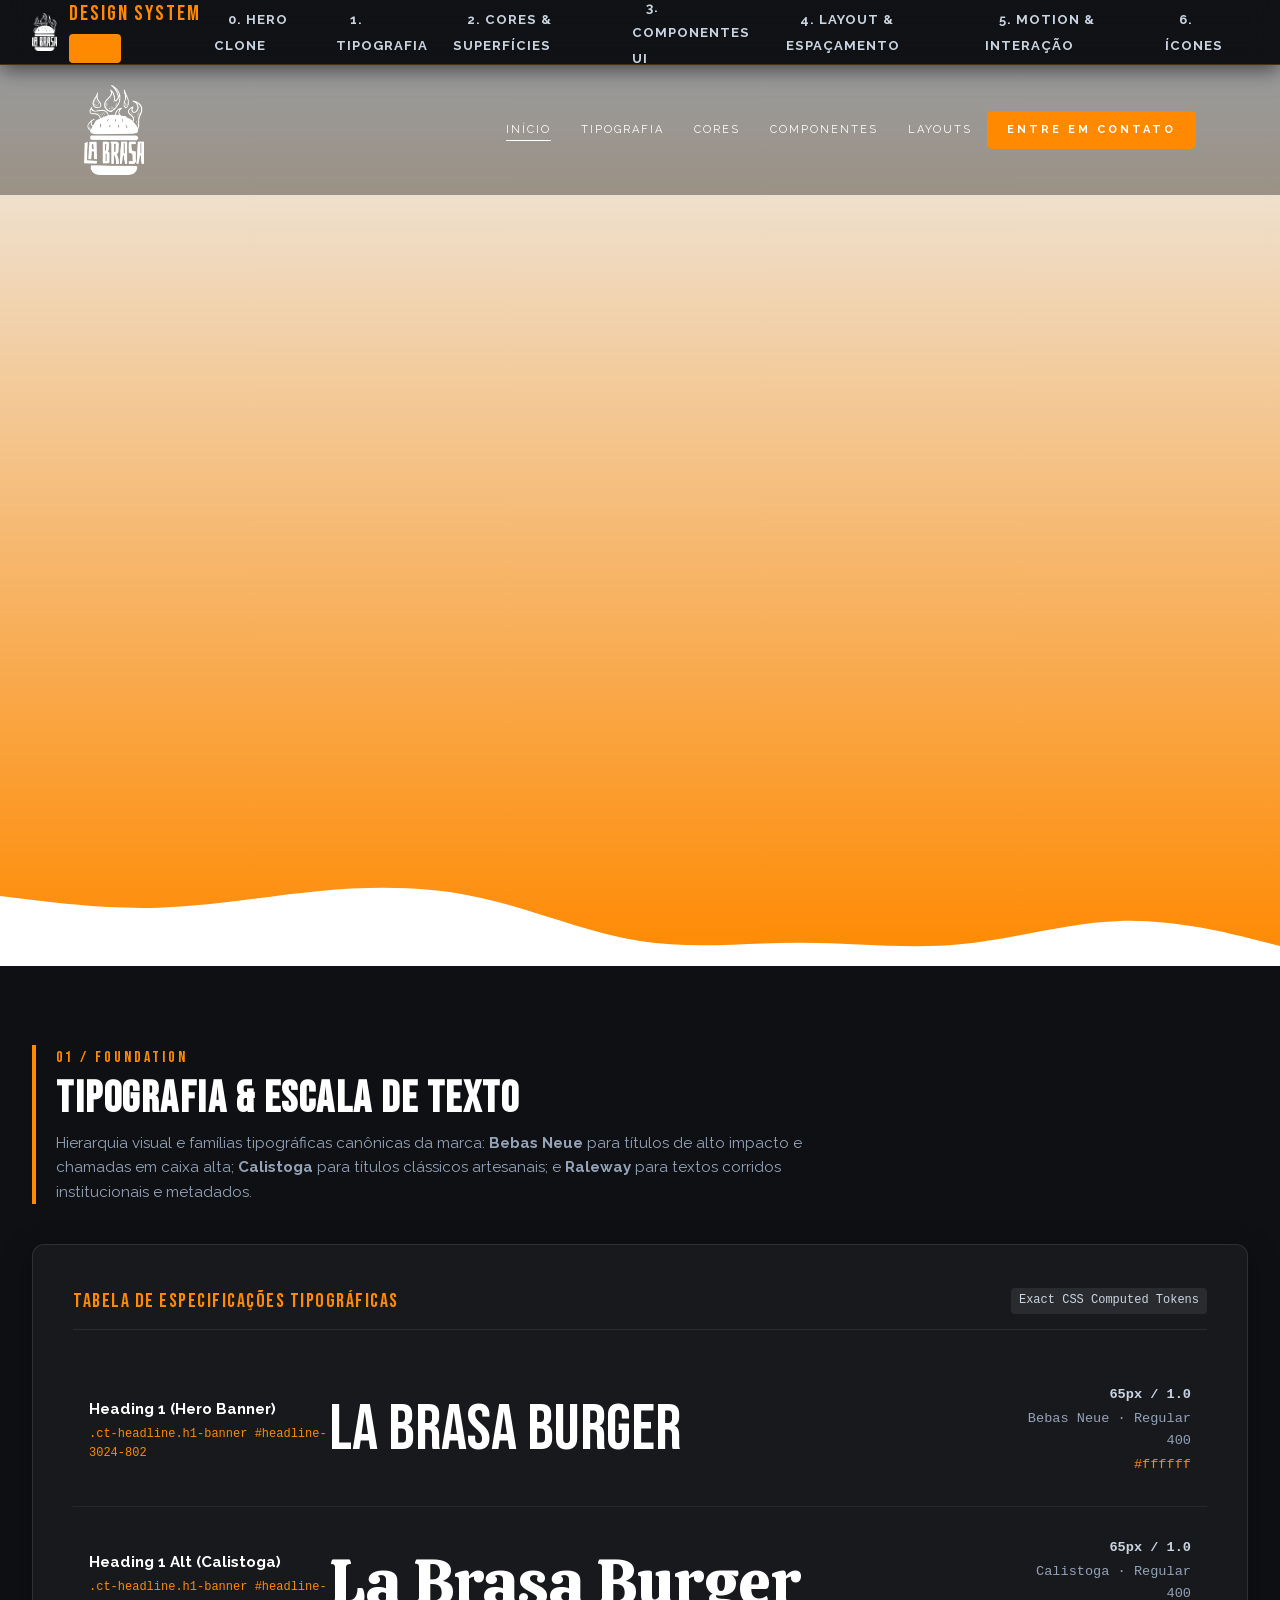
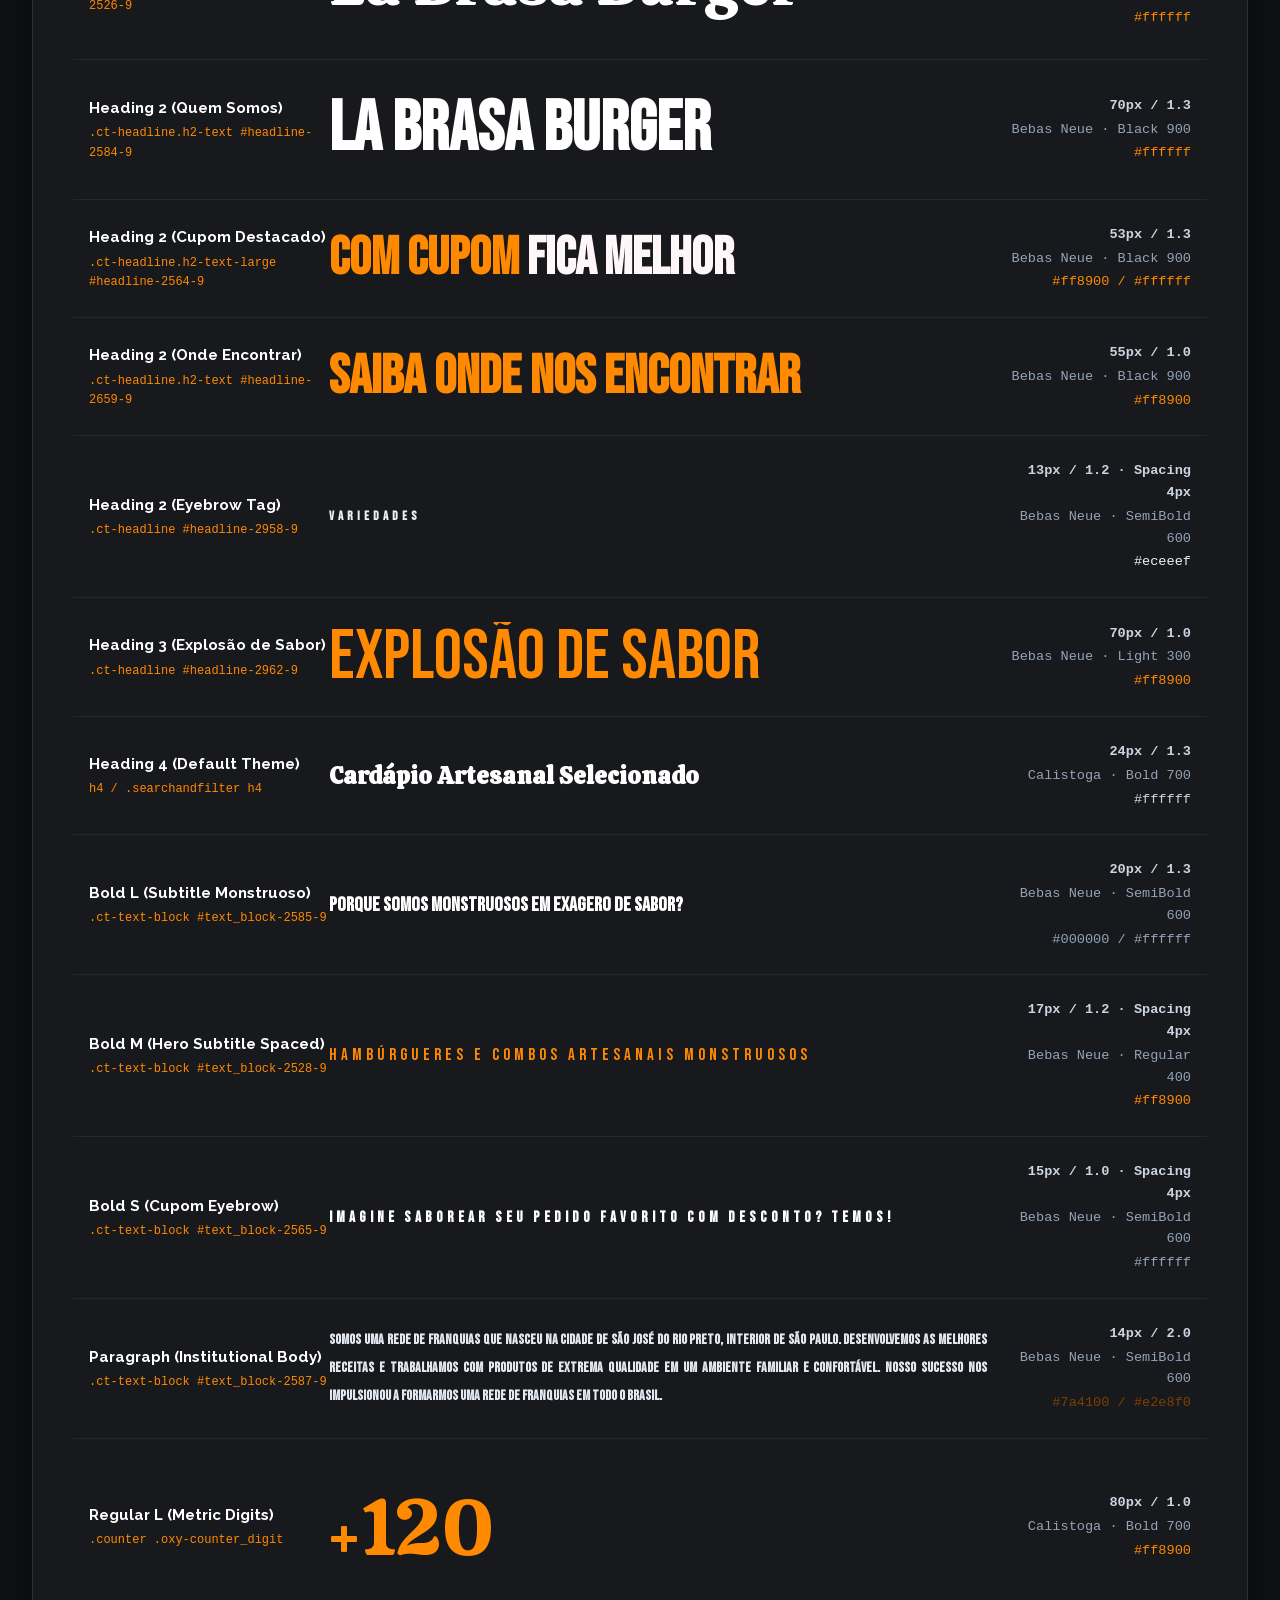
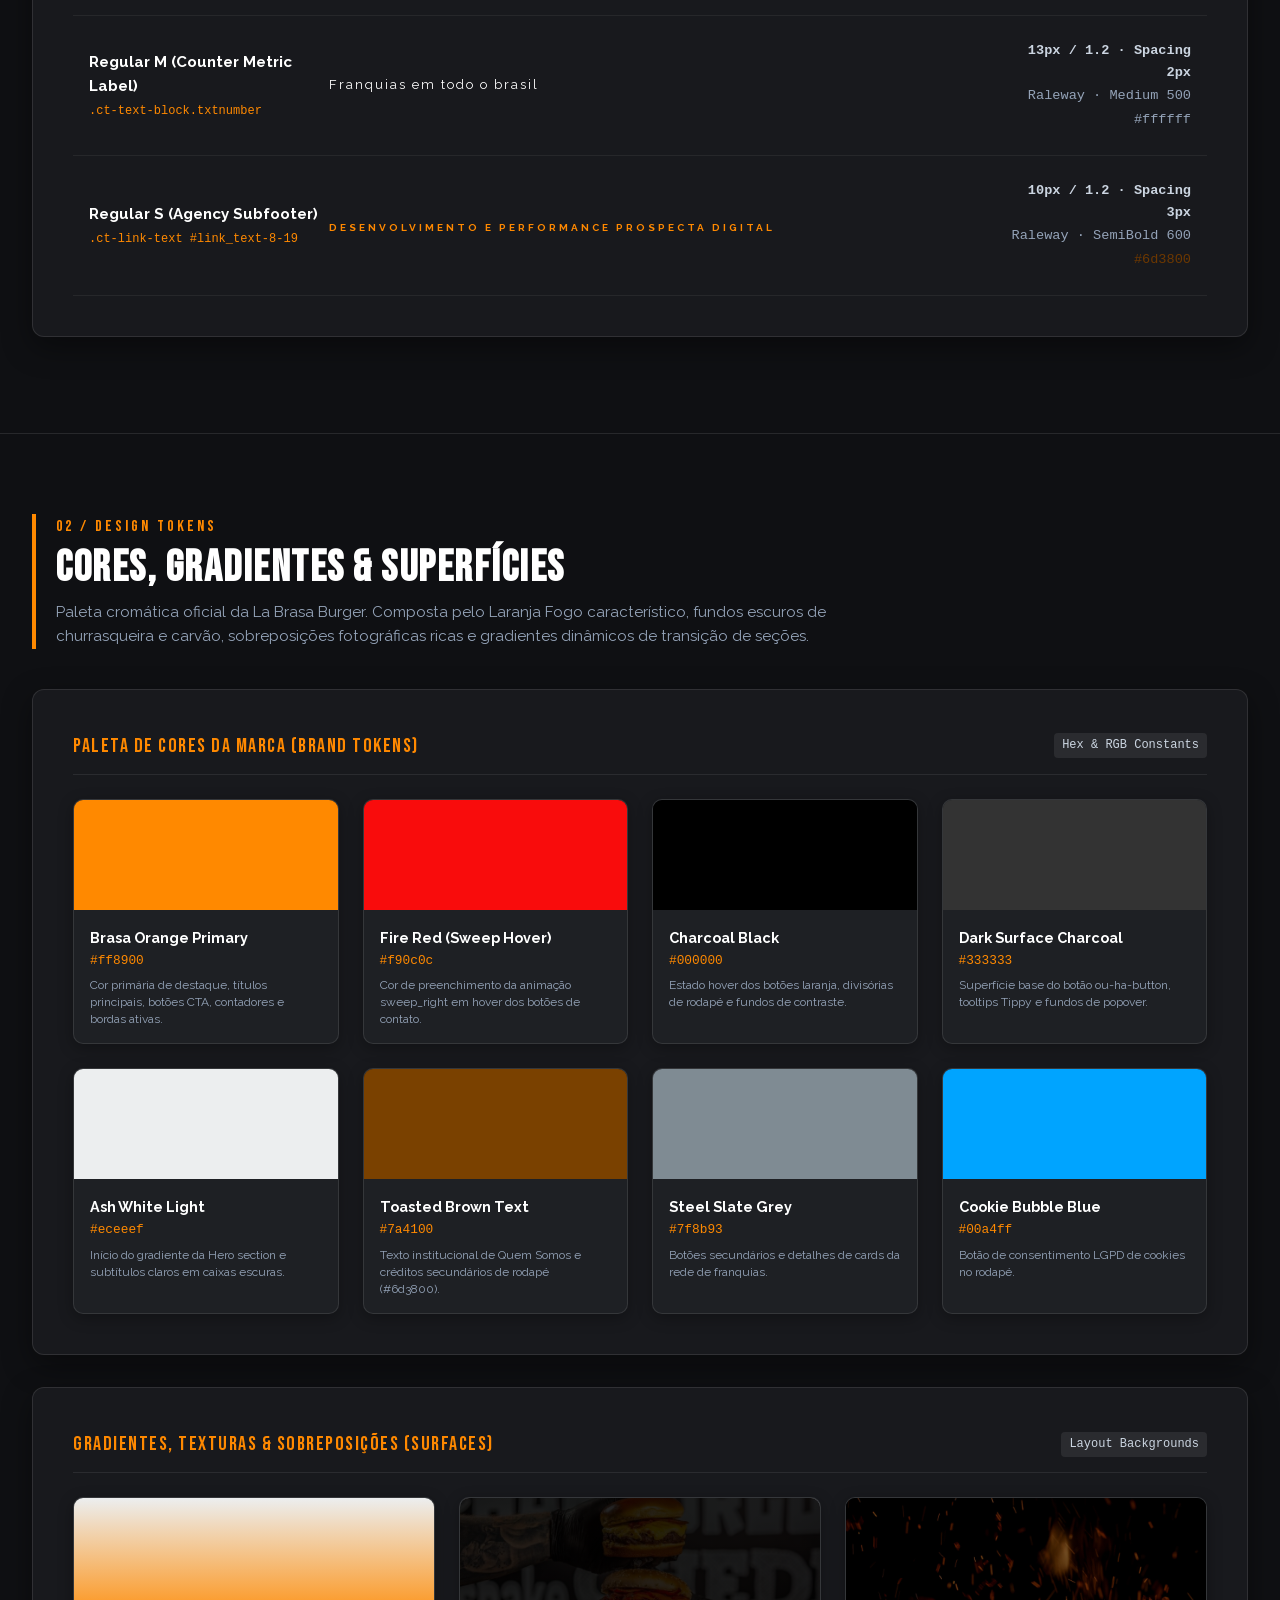
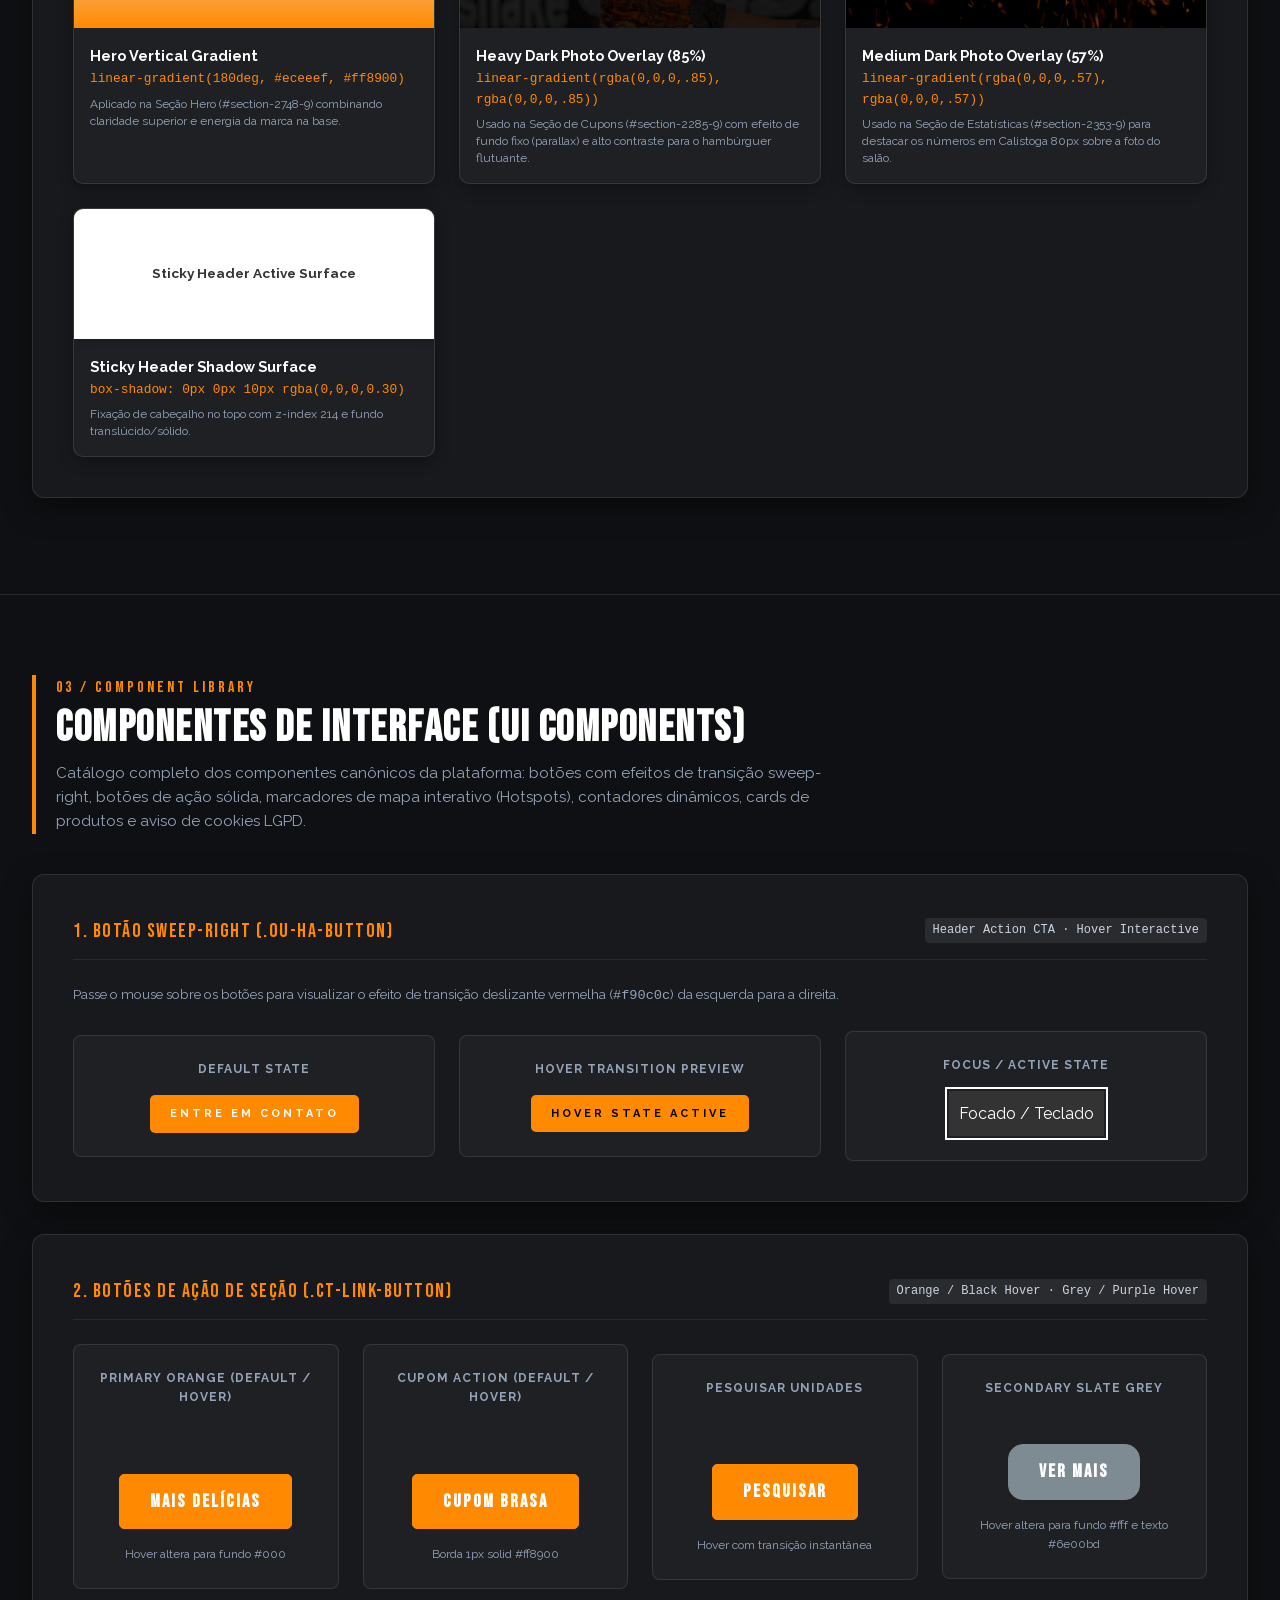
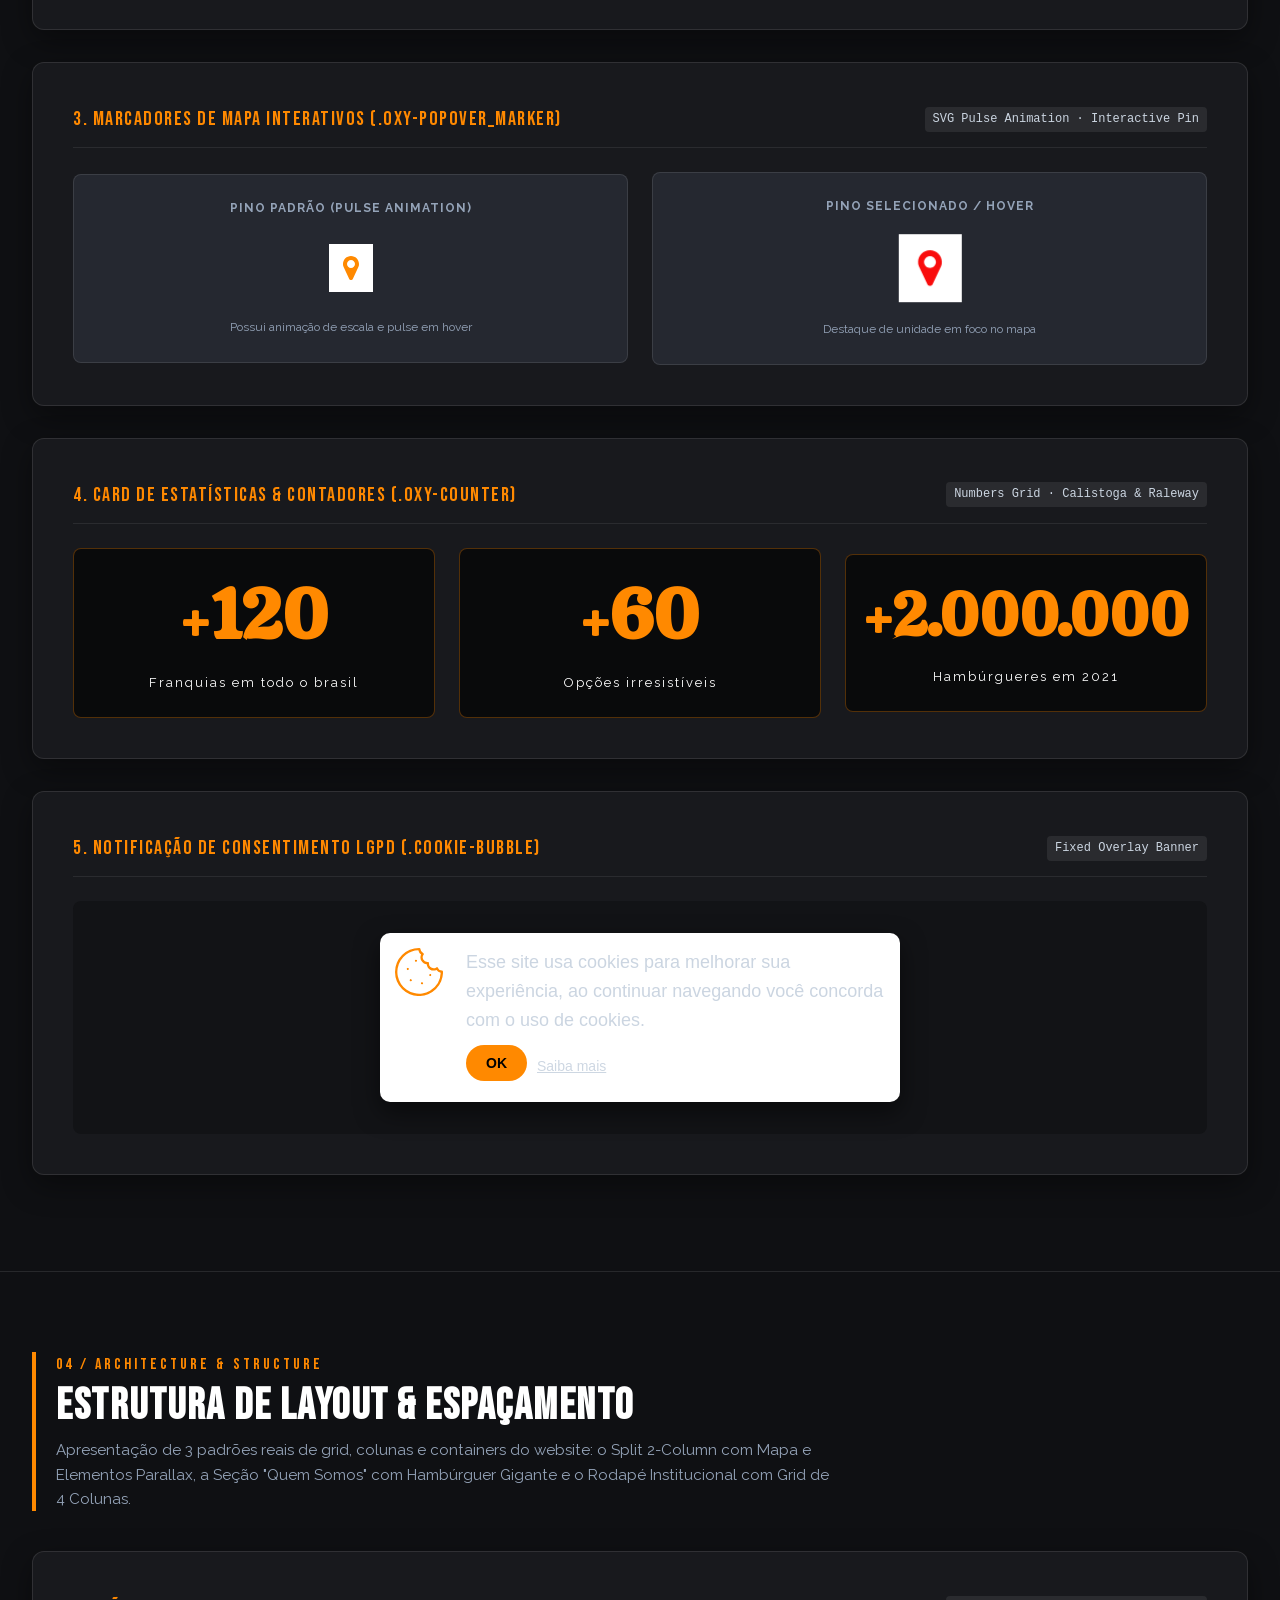
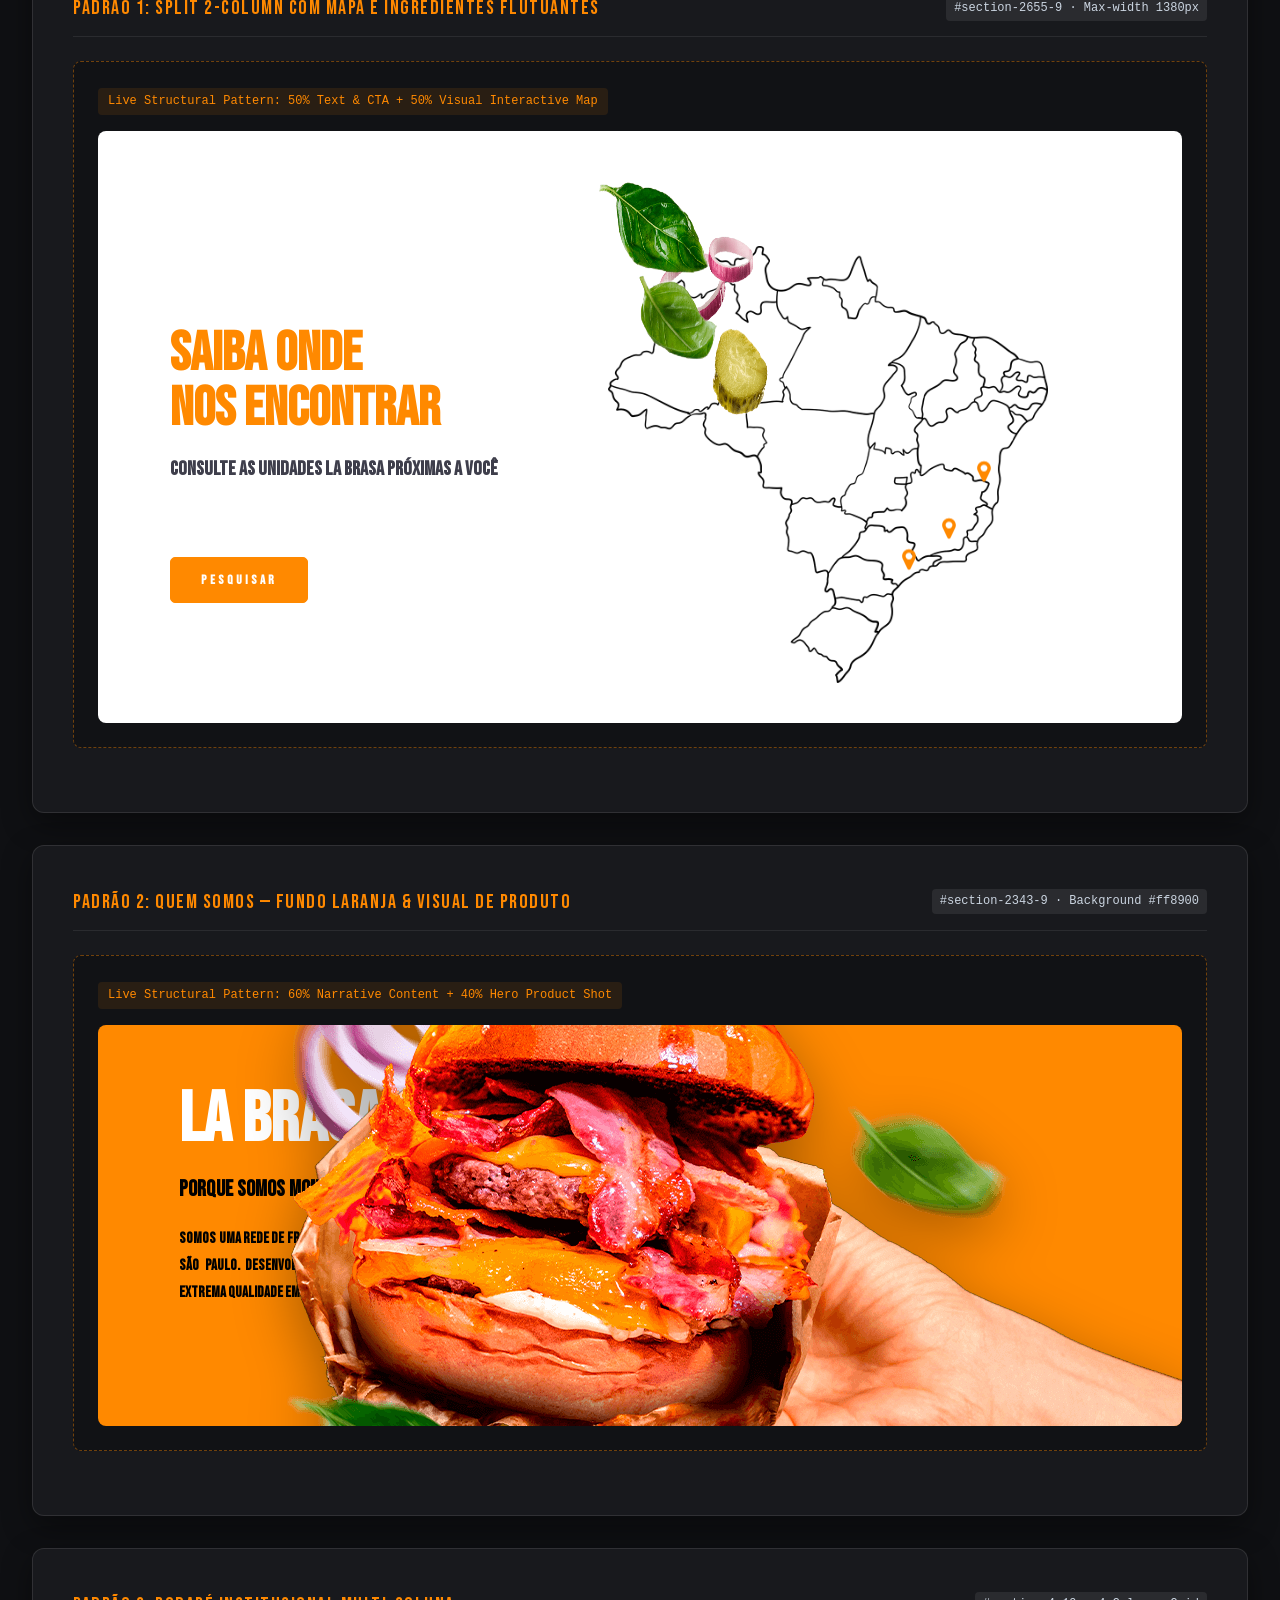
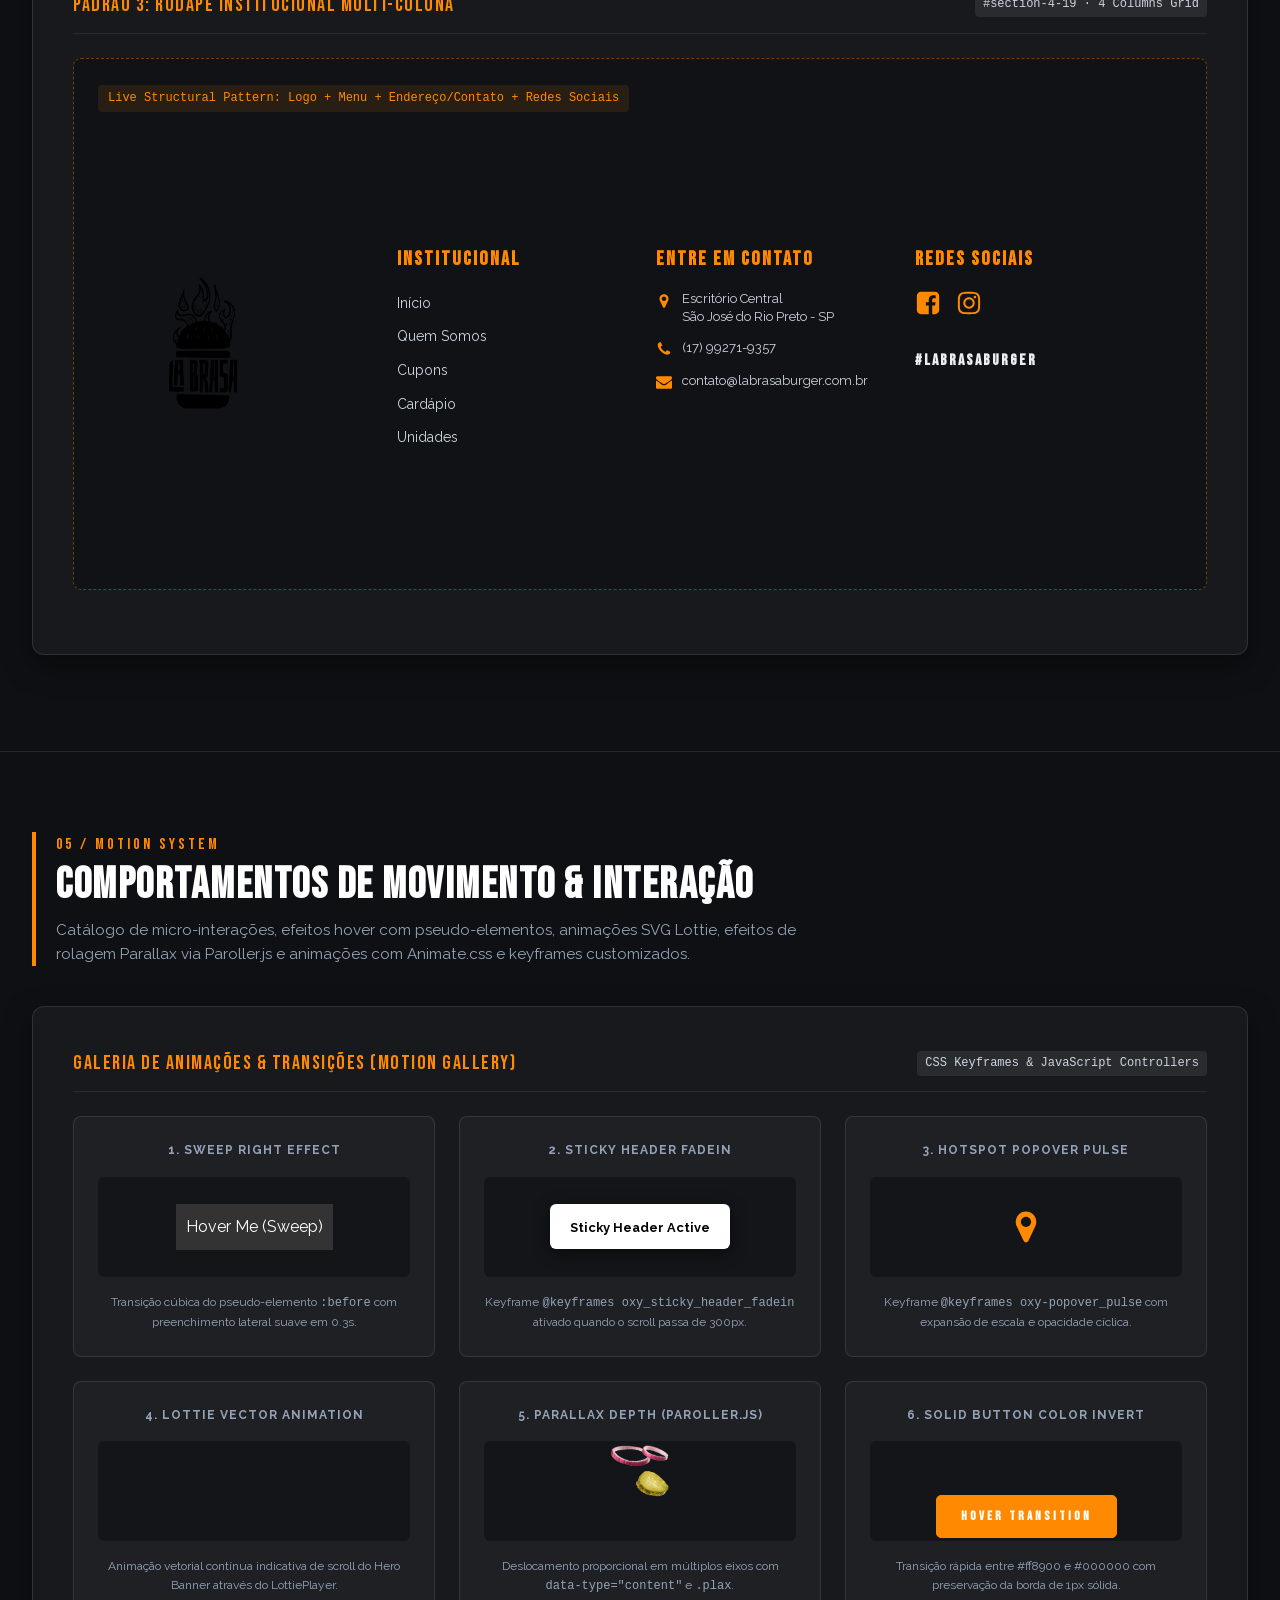
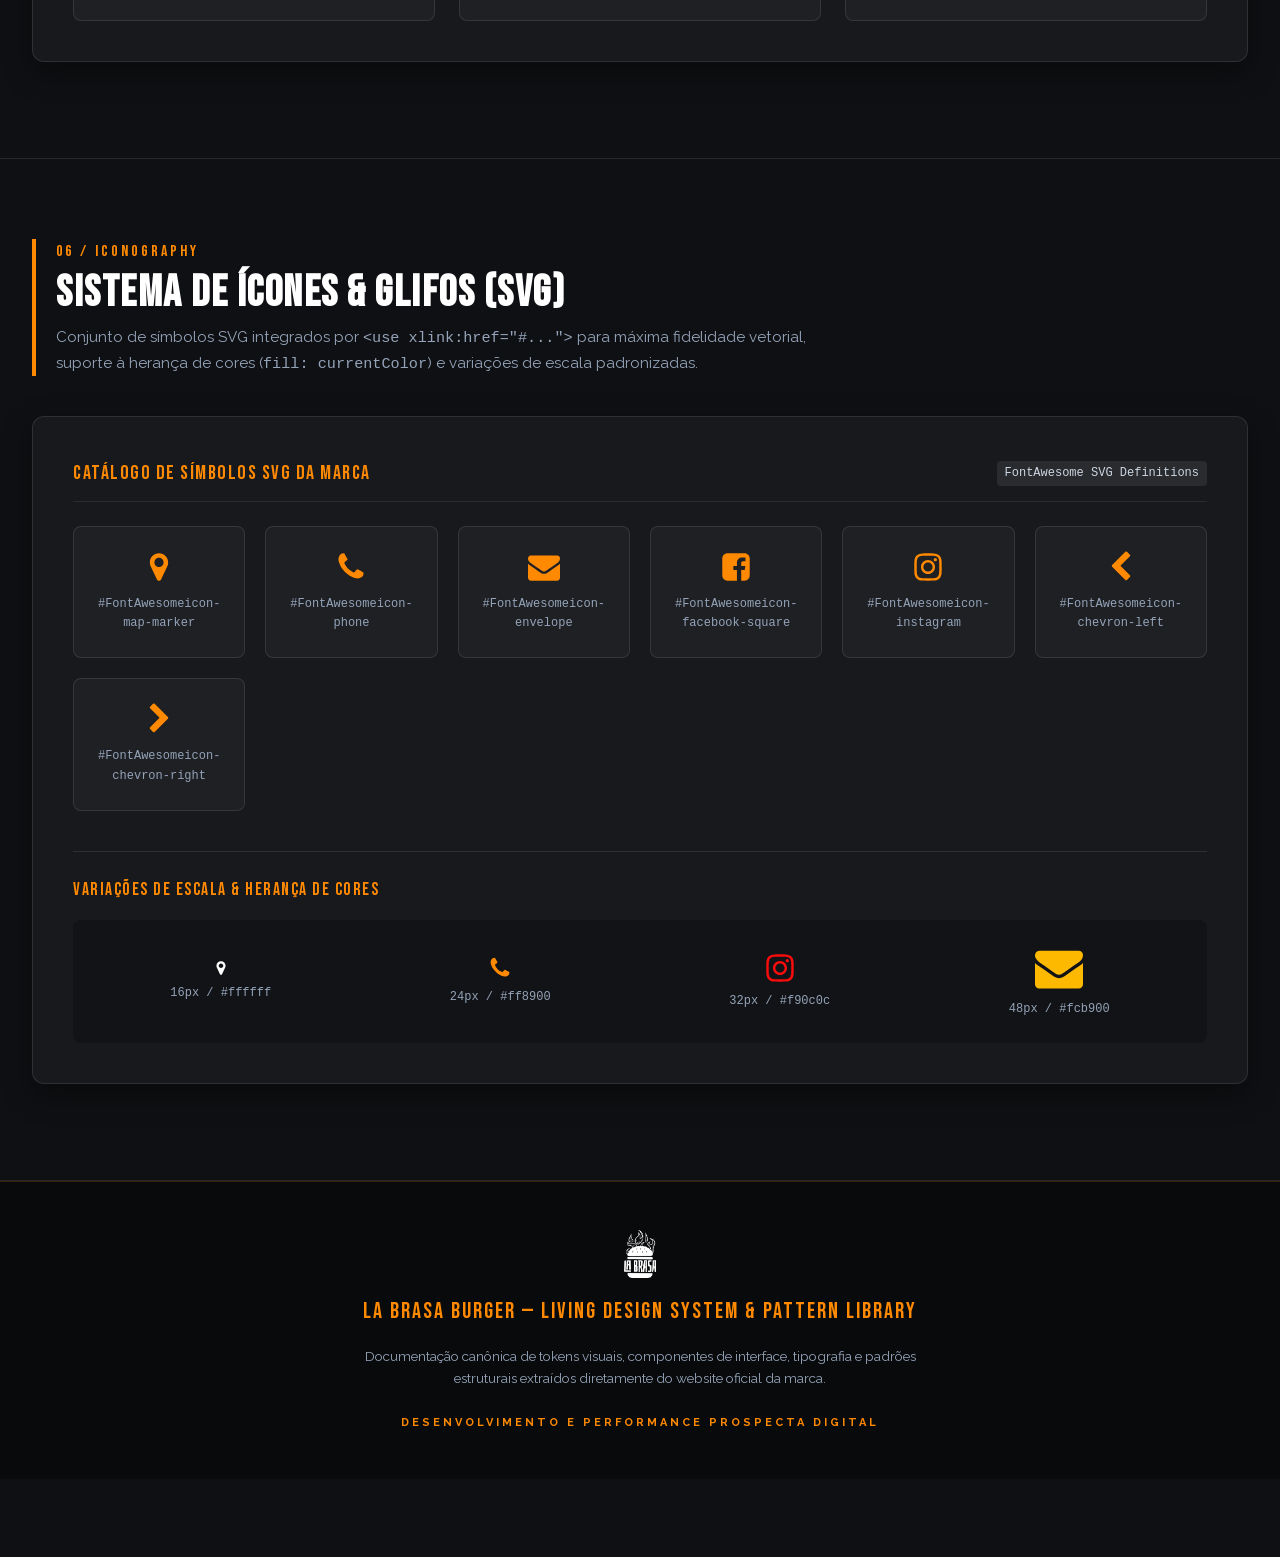
<file: design-system.html>
<!DOCTYPE html>
<html lang="pt-BR">
<head>
  <meta charset="utf-8"/>
  <meta content="width=device-width, initial-scale=1.0" name="viewport"/>
  <title>Design System &amp; Pattern Library — La Brasa Burger</title>
  
  <!-- Original Fonts & Stylesheets -->
  <link href="assets/0e7ea3b14a663991_css.css" id="ao_optimized_gfonts" media="all" rel="stylesheet"/>
  <link href="assets/1be8d1e038a6ab2d_autoptimize_d6f2c4441d34016e86.css" media="all" rel="stylesheet"/>
  <link href="assets/fd51497ce49b75cb_autoptimize_single_7c5d5641bb2.css" id="94-css" media="all" rel="stylesheet" type="text/css"/>
  <link href="assets/af124fe426c1906b_autoptimize_single_496cdb91eaf.css" id="oxygen-cache-297-css" media="all" rel="stylesheet"/>
  <link href="assets/d1dac701b3ec8e87_autoptimize_single_224ac597e66.css" id="oxygen-cache-802-css" media="all" rel="stylesheet"/>
  <link href="assets/62c361088d18f169_autoptimize_single_ec57f9bc47d.css" id="oxygen-universal-styles-css" media="all" rel="stylesheet"/>
  <link href="assets/5fbaeb9f8e25d7e0_animate.min.css" rel="stylesheet"/>
  <link href="assets/6fdfce7f521a4e27_cookieBubble.min.css" rel="stylesheet"/>

  <!-- jQuery and Scripts -->
  <script src="assets/cb6f2d32c49d1c2b_jquery.min.js"></script>
  <script src="assets/5274f11e6fb32ae0_jquery-migrate.min.js"></script>
  <script src="assets/e9ab750cebbcd9ca_jquery.paroller.min.js"></script>
  <script src="assets/da8b9c6562cee0ba_lottie-player.min.js"></script>

  <style>
    /* Design System Documentation Frame & Nav Styles */
    :root {
      --ds-primary: #ff8900;
      --ds-dark: #121316;
      --ds-surface: #1e2024;
      --ds-surface-light: #2a2d34;
      --ds-border: rgba(255, 255, 255, 0.1);
      --ds-text: #e2e8f0;
      --ds-muted: #94a3b8;
      --ds-accent: #f90c0c;
    }

    html {
      scroll-behavior: smooth;
    }

    body.ds-body {
      background-color: #0f1013;
      color: var(--ds-text);
      font-family: 'Raleway', sans-serif;
      margin: 0;
      padding: 0;
      overflow-x: hidden;
    }

    /* Top Horizontal Navigation */
    .ds-top-nav {
      position: sticky;
      top: 0;
      z-index: 9999;
      background: rgba(18, 19, 22, 0.94);
      backdrop-filter: blur(14px);
      -webkit-backdrop-filter: blur(14px);
      border-bottom: 1px solid rgba(255, 137, 0, 0.25);
      box-shadow: 0 4px 20px rgba(0, 0, 0, 0.6);
      display: flex;
      align-items: center;
      justify-content: space-between;
      padding: 0 2rem;
      height: 65px;
    }

    .ds-nav-brand {
      display: flex;
      align-items: center;
      gap: 12px;
      text-decoration: none;
      color: #fff;
    }

    .ds-nav-brand img {
      height: 38px;
      width: auto;
    }

    .ds-nav-brand span {
      font-family: 'Bebas Neue', sans-serif;
      font-size: 1.35rem;
      letter-spacing: 2px;
      color: var(--ds-primary);
    }

    .ds-nav-links {
      display: flex;
      align-items: center;
      gap: 8px;
      list-style: none;
      margin: 0;
      padding: 0;
    }

    .ds-nav-links a {
      color: #cbd5e1;
      text-decoration: none;
      font-size: 0.82rem;
      font-weight: 700;
      text-transform: uppercase;
      letter-spacing: 1px;
      padding: 8px 14px;
      border-radius: 6px;
      transition: all 0.2s ease;
      font-family: 'Raleway', sans-serif;
    }

    .ds-nav-links a:hover,
    .ds-nav-links a.active {
      color: #fff;
      background: rgba(255, 137, 0, 0.18);
      border-bottom: 2px solid var(--ds-primary);
    }

    .ds-badge {
      background: var(--ds-primary);
      color: #000;
      font-size: 0.65rem;
      font-weight: 900;
      padding: 2px 7px;
      border-radius: 4px;
      letter-spacing: 1px;
      text-transform: uppercase;
    }

    /* Documentation Section Containers */
    .ds-doc-section {
      padding: 5rem 2rem 4rem;
      max-width: 1440px;
      margin: 0 auto;
      border-bottom: 1px solid var(--ds-border);
    }

    .ds-section-header {
      margin-bottom: 2.5rem;
      border-left: 4px solid var(--ds-primary);
      padding-left: 1.25rem;
    }

    .ds-section-tag {
      font-family: 'Bebas Neue', sans-serif;
      font-size: 1rem;
      letter-spacing: 3px;
      color: var(--ds-primary);
      text-transform: uppercase;
      margin-bottom: 0.25rem;
    }

    .ds-section-title {
      font-family: 'Bebas Neue', sans-serif;
      font-size: 2.75rem;
      color: #fff;
      margin: 0 0 0.5rem;
      letter-spacing: 1.5px;
      line-height: 1.1;
    }

    .ds-section-desc {
      color: var(--ds-muted);
      font-size: 0.95rem;
      max-width: 780px;
      line-height: 1.6;
      margin: 0;
    }

    /* Canvas / Showcase Box */
    .ds-canvas {
      background: #18191d;
      border: 1px solid var(--ds-border);
      border-radius: 12px;
      padding: 2.5rem;
      margin-bottom: 2rem;
      box-shadow: 0 10px 30px rgba(0, 0, 0, 0.4);
      position: relative;
    }

    .ds-canvas-light {
      background: #f8fafc;
      color: #0f172a;
    }

    .ds-canvas-header {
      display: flex;
      justify-content: space-between;
      align-items: center;
      margin-bottom: 1.5rem;
      padding-bottom: 0.75rem;
      border-bottom: 1px solid rgba(255, 255, 255, 0.08);
    }

    .ds-canvas-title {
      font-family: 'Bebas Neue', sans-serif;
      font-size: 1.25rem;
      color: var(--ds-primary);
      letter-spacing: 1.5px;
    }

    .ds-meta-tag {
      font-size: 0.75rem;
      font-family: monospace;
      background: rgba(255, 255, 255, 0.08);
      padding: 3px 8px;
      border-radius: 4px;
      color: #cbd5e1;
    }

    /* Typography Spec Table */
    .ds-typo-table {
      width: 100%;
      border-collapse: separate;
      border-spacing: 0;
      margin-top: 1rem;
    }

    .ds-typo-row {
      display: grid;
      grid-template-columns: 240px 1fr 180px;
      align-items: center;
      padding: 1.5rem 1rem;
      border-bottom: 1px solid rgba(255, 255, 255, 0.06);
      transition: background 0.15s ease;
    }

    .ds-typo-row:hover {
      background: rgba(255, 255, 255, 0.02);
    }

    .ds-typo-meta {
      display: flex;
      flex-direction: column;
      gap: 4px;
    }

    .ds-typo-name {
      font-weight: 700;
      color: #fff;
      font-size: 0.95rem;
    }

    .ds-typo-class {
      font-family: monospace;
      font-size: 0.75rem;
      color: var(--ds-primary);
    }

    .ds-typo-preview {
      overflow: hidden;
      padding-right: 1.5rem;
    }

    .ds-typo-metrics {
      text-align: right;
      font-family: monospace;
      font-size: 0.85rem;
      color: var(--ds-muted);
      display: flex;
      flex-direction: column;
      gap: 2px;
    }

    .ds-typo-metrics-main {
      font-weight: 700;
      color: #cbd5e1;
    }

    /* Color Grid */
    .ds-color-grid {
      display: grid;
      grid-template-columns: repeat(auto-fill, minmax(220px, 1fr));
      gap: 1.5rem;
      margin-top: 1.5rem;
    }

    .ds-color-card {
      background: var(--ds-surface);
      border: 1px solid var(--ds-border);
      border-radius: 10px;
      overflow: hidden;
      box-shadow: 0 4px 15px rgba(0,0,0,0.3);
      transition: transform 0.2s ease, border-color 0.2s ease;
    }

    .ds-color-card:hover {
      transform: translateY(-3px);
      border-color: var(--ds-primary);
    }

    .ds-color-swatch {
      height: 110px;
      width: 100%;
      position: relative;
    }

    .ds-color-info {
      padding: 1rem;
    }

    .ds-color-name {
      font-weight: 700;
      font-size: 0.9rem;
      color: #fff;
      margin-bottom: 2px;
    }

    .ds-color-hex {
      font-family: monospace;
      font-size: 0.8rem;
      color: var(--ds-primary);
      margin-bottom: 6px;
    }

    .ds-color-role {
      font-size: 0.75rem;
      color: var(--ds-muted);
      line-height: 1.4;
    }

    /* Component State Matrix */
    .ds-component-grid {
      display: grid;
      grid-template-columns: repeat(auto-fit, minmax(260px, 1fr));
      gap: 1.5rem;
      align-items: center;
      margin-top: 1.5rem;
    }

    .ds-component-item {
      background: var(--ds-surface);
      border: 1px solid var(--ds-border);
      border-radius: 8px;
      padding: 1.5rem;
      display: flex;
      flex-direction: column;
      align-items: center;
      gap: 1rem;
      text-align: center;
    }

    .ds-component-label {
      font-size: 0.75rem;
      text-transform: uppercase;
      letter-spacing: 1px;
      color: var(--ds-muted);
      font-weight: 700;
    }

    /* Motion Gallery */
    .ds-motion-grid {
      display: grid;
      grid-template-columns: repeat(auto-fit, minmax(280px, 1fr));
      gap: 1.5rem;
      margin-top: 1.5rem;
    }

    .ds-motion-card {
      background: var(--ds-surface);
      border: 1px solid var(--ds-border);
      border-radius: 8px;
      padding: 1.5rem;
      display: flex;
      flex-direction: column;
      align-items: center;
      gap: 1rem;
    }

    .ds-motion-box {
      width: 100%;
      height: 100px;
      background: #141518;
      border-radius: 6px;
      display: flex;
      align-items: center;
      justify-content: center;
      overflow: hidden;
    }

    /* Icons Gallery */
    .ds-icon-grid {
      display: grid;
      grid-template-columns: repeat(auto-fill, minmax(160px, 1fr));
      gap: 1.25rem;
      margin-top: 1.5rem;
    }

    .ds-icon-card {
      background: var(--ds-surface);
      border: 1px solid var(--ds-border);
      border-radius: 8px;
      padding: 1.5rem 1rem;
      display: flex;
      flex-direction: column;
      align-items: center;
      gap: 0.75rem;
      transition: all 0.2s ease;
    }

    .ds-icon-card:hover {
      border-color: var(--ds-primary);
      transform: translateY(-2px);
    }

    .ds-icon-name {
      font-family: monospace;
      font-size: 0.75rem;
      color: var(--ds-muted);
      text-align: center;
    }

    /* Layout Visualizer Box */
    .ds-layout-box {
      background: #111215;
      border: 1px dashed rgba(255, 137, 0, 0.4);
      border-radius: 8px;
      padding: 1.5rem;
      margin-bottom: 1.5rem;
    }

    .ds-layout-badge {
      display: inline-block;
      font-size: 0.75rem;
      font-family: monospace;
      color: var(--ds-primary);
      background: rgba(255, 137, 0, 0.1);
      padding: 4px 10px;
      border-radius: 4px;
      margin-bottom: 1rem;
    }

    @media (max-width: 900px) {
      .ds-typo-row {
        grid-template-columns: 1fr;
        gap: 1rem;
      }
      .ds-typo-metrics {
        text-align: left;
      }
      .ds-top-nav {
        padding: 0 1rem;
      }
      .ds-nav-links {
        display: none;
      }
    }
  </style>
</head>
<body class="ds-body oxygen-body">

  <!-- SVG Global Symbol Definitions (Exact from index.html) -->
  <svg aria-hidden="true" style="position: absolute; width: 0; height: 0; overflow: hidden;" version="1.1" xmlns="http://www.w3.org/2000/svg" xmlns:xlink="http://www.w3.org/1999/xlink">
    <defs>
      <symbol id="FontAwesomeicon-map-marker" viewbox="0 0 16 28"><title>map-marker</title><path d="M12 10c0-2.203-1.797-4-4-4s-4 1.797-4 4 1.797 4 4 4 4-1.797 4-4zM16 10c0 0.953-0.109 1.937-0.516 2.797l-5.688 12.094c-0.328 0.688-1.047 1.109-1.797 1.109s-1.469-0.422-1.781-1.109l-5.703-12.094c-0.406-0.859-0.516-1.844-0.516-2.797 0-4.422 3.578-8 8-8s8 3.578 8 8z"></path></symbol>
      <symbol id="FontAwesomeicon-chevron-left" viewbox="0 0 21 28"><title>chevron-left</title><path d="M18.297 4.703l-8.297 8.297 8.297 8.297c0.391 0.391 0.391 1.016 0 1.406l-2.594 2.594c-0.391 0.391-1.016 0.391-1.406 0l-11.594-11.594c-0.391-0.391-0.391-1.016 0-1.406l11.594-11.594c0.391-0.391 1.016-0.391 1.406 0l2.594 2.594c0.391 0.391 0.391 1.016 0 1.406z"></path></symbol>
      <symbol id="FontAwesomeicon-chevron-right" viewbox="0 0 19 28"><title>chevron-right</title><path d="M17.297 13.703l-11.594 11.594c-0.391 0.391-1.016 0.391-1.406 0l-2.594-2.594c-0.391-0.391-0.391-1.016 0-1.406l8.297-8.297-8.297-8.297c-0.391-0.391-0.391-1.016 0-1.406l2.594-2.594c0.391-0.391 1.016-0.391 1.406 0l11.594 11.594c0.391 0.391 0.391 1.016 0 1.406z"></path></symbol>
      <symbol id="FontAwesomeicon-facebook-square" viewbox="0 0 24 28"><title>facebook-square</title><path d="M19.5 2c2.484 0 4.5 2.016 4.5 4.5v15c0 2.484-2.016 4.5-4.5 4.5h-2.938v-9.297h3.109l0.469-3.625h-3.578v-2.312c0-1.047 0.281-1.75 1.797-1.75l1.906-0.016v-3.234c-0.328-0.047-1.469-0.141-2.781-0.141-2.766 0-4.672 1.687-4.672 4.781v2.672h-3.125v3.625h3.125v9.297h-8.313c-2.484 0-4.5-2.016-4.5-4.5v-15c0-2.484 2.016-4.5 4.5-4.5h15z"></path></symbol>
      <symbol id="FontAwesomeicon-phone" viewbox="0 0 22 28"><title>phone</title><path d="M22 19.375c0 0.562-0.25 1.656-0.484 2.172-0.328 0.766-1.203 1.266-1.906 1.656-0.922 0.5-1.859 0.797-2.906 0.797-1.453 0-2.766-0.594-4.094-1.078-0.953-0.344-1.875-0.766-2.734-1.297-2.656-1.641-5.859-4.844-7.5-7.5-0.531-0.859-0.953-1.781-1.297-2.734-0.484-1.328-1.078-2.641-1.078-4.094 0-1.047 0.297-1.984 0.797-2.906 0.391-0.703 0.891-1.578 1.656-1.906 0.516-0.234 1.609-0.484 2.172-0.484 0.109 0 0.219 0 0.328 0.047 0.328 0.109 0.672 0.875 0.828 1.188 0.5 0.891 0.984 1.797 1.5 2.672 0.25 0.406 0.719 0.906 0.719 1.391 0 0.953-2.828 2.344-2.828 3.187 0 0.422 0.391 0.969 0.609 1.344 1.578 2.844 3.547 4.813 6.391 6.391 0.375 0.219 0.922 0.609 1.344 0.609 0.844 0 2.234-2.828 3.187-2.828 0.484 0 0.984 0.469 1.391 0.719 0.875 0.516 1.781 1 2.672 1.5 0.313 0.156 1.078 0.5 1.188 0.828 0.047 0.109 0.047 0.219 0.047 0.328z"></path></symbol>
      <symbol id="FontAwesomeicon-envelope" viewbox="0 0 28 28"><title>envelope</title><path d="M28 11.094v12.406c0 1.375-1.125 2.5-2.5 2.5h-23c-1.375 0-2.5-1.125-2.5-2.5v-12.406c0.469 0.516 1 0.969 1.578 1.359 2.594 1.766 5.219 3.531 7.766 5.391 1.313 0.969 2.938 2.156 4.641 2.156h0.031c1.703 0 3.328-1.188 4.641-2.156 2.547-1.844 5.172-3.625 7.781-5.391 0.562-0.391 1.094-0.844 1.563-1.359zM28 6.5c0 1.75-1.297 3.328-2.672 4.281-2.438 1.687-4.891 3.375-7.313 5.078-1.016 0.703-2.734 2.141-4 2.141h-0.031c-1.266 0-2.984-1.437-4-2.141-2.422-1.703-4.875-3.391-7.297-5.078-1.109-0.75-2.688-2.516-2.688-3.938 0-1.531 0.828-2.844 2.5-2.844h23c1.359 0 2.5 1.125 2.5 2.5z"></path></symbol>
      <symbol id="FontAwesomeicon-instagram" viewbox="0 0 24 28"><title>instagram</title><path d="M16 14c0-2.203-1.797-4-4-4s-4 1.797-4 4 1.797 4 4 4 4-1.797 4-4zM18.156 14c0 3.406-2.75 6.156-6.156 6.156s-6.156-2.75-6.156-6.156 2.75-6.156 6.156-6.156 6.156 2.75 6.156 6.156zM19.844 7.594c0 0.797-0.641 1.437-1.437 1.437s-1.437-0.641-1.437-1.437 0.641-1.437 1.437-1.437 1.437 0.641 1.437 1.437zM12 4.156c-1.75 0-5.5-0.141-7.078 0.484-0.547 0.219-0.953 0.484-1.375 0.906s-0.688 0.828-0.906 1.375c-0.625 1.578-0.484 5.328-0.484 7.078s-0.141 5.5 0.484 7.078c0.219 0.547 0.484 0.953 0.906 1.375s0.828 0.688 1.375 0.906c1.578 0.625 5.328 0.484 7.078 0.484s5.5 0.141 7.078-0.484c0.547-0.219 0.953-0.484 1.375-0.906s0.688-0.828 0.906-1.375c0.625-1.578 0.484-5.328 0.484-7.078s0.141-5.5-0.484-7.078c-0.219-0.547-0.484-0.953-0.906-1.375s-0.828-0.688-1.375-0.906c-1.578-0.625-5.328-0.484-7.078-0.484zM24 14c0 1.656 0.016 3.297-0.078 4.953-0.094 1.922-0.531 3.625-1.937 5.031s-3.109 1.844-5.031 1.937c-1.656 0.094-3.297 0.078-4.953 0.078s-3.297 0.016-4.953-0.078c-1.922-0.094-3.625-0.531-5.031-1.937s-1.844-3.109-1.937-5.031c-0.094-1.656-0.078-3.297-0.078-4.953s-0.016-3.297 0.078-4.953c0.094-1.922 0.531-3.625 1.937-5.031s3.109-1.844 5.031-1.937c1.656-0.094 3.297-0.078 4.953-0.078s3.297-0.016 4.953 0.078c1.922 0.094 3.625 0.531 5.031 1.937s1.844 3.109 1.937 5.031c0.094 1.656 0.078 3.297 0.078 4.953z"></path></symbol>
    </defs>
  </svg>

  <!-- Top Horizontal Navigation (Rule 6) -->
  <nav class="ds-top-nav" id="ds-nav">
    <a href="#hero" class="ds-nav-brand">
      <img src="assets/b12646c562aea820_logo.png" alt="La Brasa Burger"/>
      <span>DESIGN SYSTEM <span class="ds-badge">v2.0</span></span>
    </a>
    <ul class="ds-nav-links">
      <li><a href="#hero">0. Hero Clone</a></li>
      <li><a href="#typography">1. Tipografia</a></li>
      <li><a href="#colors">2. Cores &amp; Superfícies</a></li>
      <li><a href="#components">3. Componentes UI</a></li>
      <li><a href="#layout">4. Layout &amp; Espaçamento</a></li>
      <li><a href="#motion">5. Motion &amp; Interação</a></li>
      <li><a href="#icons">6. Ícones</a></li>
    </ul>
  </nav>

  <!-- Original Sticky Header Clone -->
  <header class="oxy-header-wrapper oxy-sticky-header oxy-overlay-header oxy-header" id="_header-10-19">
    <div class="oxygen-hide-in-sticky oxygen-only-show-in-overlay oxy-header-row" id="_header_row-11-19">
      <div class="oxy-header-container">
        <div class="oxy-header-left" id="_header_left-12-19">
          <img alt="logo" class="ct-image lazyloaded" id="image-15-19" src="assets/b12646c562aea820_logo.png"/>
        </div>
        <div class="oxy-header-center" id="_header_center-13-19"></div>
        <div class="oxy-header-right" id="_header_right-14-19">
          <nav class="oxy-nav-menu oxy-nav-menu-dropdowns oxy-nav-menu-dropdown-arrow" id="_nav_menu-16-19">
            <div class="oxy-menu-toggle">
              <div class="oxy-nav-menu-hamburger-wrap">
                <div class="oxy-nav-menu-hamburger">
                  <div class="oxy-nav-menu-hamburger-line"></div>
                  <div class="oxy-nav-menu-hamburger-line"></div>
                  <div class="oxy-nav-menu-hamburger-line"></div>
                </div>
              </div>
            </div>
            <div class="menu-menu-principal-container">
              <ul class="oxy-nav-menu-list" id="menu-menu-principal">
                <li class="menu-item current-menu-item"><a href="#hero">Início</a></li>
                <li class="menu-item"><a href="#typography">Tipografia</a></li>
                <li class="menu-item"><a href="#colors">Cores</a></li>
                <li class="menu-item"><a href="#components">Componentes</a></li>
                <li class="menu-item"><a href="#layout">Layouts</a></li>
              </ul>
            </div>
          </nav>
          <div class="oxy-ou-ha-button oxy-ultimate-element" id="-ou_ha_button-18-19">
            <div class="ou-ha-button-container hover-effect-sweep_right">
              <a aria-label="Entre em Contato" class="ou-ha-button ou-button-effect" href="#components" role="button">
                <span class="btn-text">Entre em Contato</span>
              </a>
            </div>
          </div>
        </div>
      </div>
    </div>
  </header>

  <!-- ========================================================================= -->
  <!-- SECTION 0: HERO (EXACT CLONE, TEXT ADAPTED)                               -->
  <!-- ========================================================================= -->
  <section id="hero" style="position: relative;">
    <section class="ct-section ct-section-with-shape-divider" id="section-2748-9">
      <div class="ct-section-inner-wrap">
        <a class="ct-link" href="#typography" id="link-2933-9" target="_self">
          <div class="oxy-lottie-animation" id="-lottie-animation-2932-9">
            <lottie-player autoplay="" background="transparent" data-click-trigger="self" data-end="60" data-offset="" data-src="assets/dc1e489a85cc65d7_lf30_tjtEEL.json" data-start="0" data-trigger="always" id="-lottie-animation-2932-9-lottie" loop="" renderer="svg" speed="1"></lottie-player>
          </div>
        </a>
        <h1 class="ct-headline h1-banner" id="headline-2526-9">La Brasa Burger<br/></h1>
        <div class="ct-slider ct_unique_slider_793" id="slider-2939-9">
          <div class="oxygen-unslider-container">
            <ul>
              <li>
                <div class="ct-slide" id="slide-2940-9">
                  <img alt="logo" class="ct-image lazyloaded" id="image-2525-9" src="assets/b12646c562aea820_logo.png"/>
                  <h2 class="ct-headline h1-banner" id="headline-3024-802">Design System &amp; Pattern Library<br/></h2>
                  <div class="ct-text-block" id="text_block-2528-9">Design Tokens, Componentes e Layouts Monstruosos<br/></div>
                  <a class="ct-link-button" href="#typography" id="link_button-2530-9">Explorar Sistema<br/></a>
                </div>
              </li>
            </ul>
          </div>
        </div>
        <div class="oxy-shape-divider" id="-shape-divider-2953-9">
          <div class="oxy_shape_divider">
            <svg preserveaspectratio="none" viewbox="0 0 1440 320" xmlns="http://www.w3.org/2000/svg">
              <path d="M0,96L30,106.7C60,117,120,139,180,133.3C240,128,300,96,360,80C420,64,480,64,540,101.3C600,139,660,213,720,240C780,267,840,245,900,245.3C960,245,1020,267,1080,250.7C1140,235,1200,181,1260,176C1320,171,1380,213,1410,234.7L1440,256L1440,320L1410,320C1380,320,1320,320,1260,320C1200,320,1140,320,1080,320C1020,320,960,320,900,320C840,320,780,320,720,320C660,320,600,320,540,320C480,320,420,320,360,320C300,320,240,320,180,320C120,320,60,320,30,320L0,320Z" fill="currentColor" fill-opacity="1"></path>
            </svg>
          </div>
        </div>
      </div>
    </section>
  </section>

  <!-- ========================================================================= -->
  <!-- SECTION 1: TYPOGRAPHY (SPEC TABLE & VERTICAL LIST)                        -->
  <!-- ========================================================================= -->
  <section class="ds-doc-section" id="typography">
    <div class="ds-section-header">
      <div class="ds-section-tag">01 / Foundation</div>
      <h2 class="ds-section-title">Tipografia &amp; Escala de Texto</h2>
      <p class="ds-section-desc">
        Hierarquia visual e famílias tipográficas canônicas da marca: <strong>Bebas Neue</strong> para títulos de alto impacto e chamadas em caixa alta; <strong>Calistoga</strong> para títulos clássicos artesanais; e <strong>Raleway</strong> para textos corridos institucionais e metadados.
      </p>
    </div>

    <!-- Typography Spec Table -->
    <div class="ds-canvas">
      <div class="ds-canvas-header">
        <span class="ds-canvas-title">Tabela de Especificações Tipográficas</span>
        <span class="ds-meta-tag">Exact CSS Computed Tokens</span>
      </div>

      <div class="ds-typo-table">

        <!-- Heading 1: Banner / Hero Title -->
        <div class="ds-typo-row">
          <div class="ds-typo-meta">
            <span class="ds-typo-name">Heading 1 (Hero Banner)</span>
            <span class="ds-typo-class">.ct-headline.h1-banner #headline-3024-802</span>
          </div>
          <div class="ds-typo-preview">
            <h2 class="ct-headline h1-banner" id="headline-3024-802" style="margin: 0;">La Brasa Burger</h2>
          </div>
          <div class="ds-typo-metrics">
            <span class="ds-typo-metrics-main">65px / 1.0</span>
            <span>Bebas Neue · Regular 400</span>
            <span style="color: #ff8900;">#ffffff</span>
          </div>
        </div>

        <!-- Heading 1 Alt: Calistoga Headline -->
        <div class="ds-typo-row">
          <div class="ds-typo-meta">
            <span class="ds-typo-name">Heading 1 Alt (Calistoga)</span>
            <span class="ds-typo-class">.ct-headline.h1-banner #headline-2526-9</span>
          </div>
          <div class="ds-typo-preview">
            <h1 class="ct-headline h1-banner" id="headline-2526-9" style="display: block; margin: 0;">La Brasa Burger</h1>
          </div>
          <div class="ds-typo-metrics">
            <span class="ds-typo-metrics-main">65px / 1.0</span>
            <span>Calistoga · Regular 400</span>
            <span style="color: #ff8900;">#ffffff</span>
          </div>
        </div>

        <!-- Heading 2: Quem Somos White -->
        <div class="ds-typo-row">
          <div class="ds-typo-meta">
            <span class="ds-typo-name">Heading 2 (Quem Somos)</span>
            <span class="ds-typo-class">.ct-headline.h2-text #headline-2584-9</span>
          </div>
          <div class="ds-typo-preview">
            <h2 class="ct-headline h2-text" id="headline-2584-9" style="margin: 0;">La Brasa Burger</h2>
          </div>
          <div class="ds-typo-metrics">
            <span class="ds-typo-metrics-main">70px / 1.3</span>
            <span>Bebas Neue · Black 900</span>
            <span style="color: #ff8900;">#ffffff</span>
          </div>
        </div>

        <!-- Heading 2: Cupom Orange / White Span -->
        <div class="ds-typo-row">
          <div class="ds-typo-meta">
            <span class="ds-typo-name">Heading 2 (Cupom Destacado)</span>
            <span class="ds-typo-class">.ct-headline.h2-text-large #headline-2564-9</span>
          </div>
          <div class="ds-typo-preview">
            <h2 class="ct-headline h2-text-large" id="headline-2564-9" style="margin: 0; text-align: left;">
              Com cupom <span class="ct-span" id="span-2988-802">fica melhor</span>
            </h2>
          </div>
          <div class="ds-typo-metrics">
            <span class="ds-typo-metrics-main">53px / 1.3</span>
            <span>Bebas Neue · Black 900</span>
            <span style="color: #ff8900;">#ff8900 / #ffffff</span>
          </div>
        </div>

        <!-- Heading 2: Unidades Orange -->
        <div class="ds-typo-row">
          <div class="ds-typo-meta">
            <span class="ds-typo-name">Heading 2 (Onde Encontrar)</span>
            <span class="ds-typo-class">.ct-headline.h2-text #headline-2659-9</span>
          </div>
          <div class="ds-typo-preview">
            <h2 class="ct-headline h2-text" id="headline-2659-9" style="margin: 0;">Saiba onde nos encontrar</h2>
          </div>
          <div class="ds-typo-metrics">
            <span class="ds-typo-metrics-main">55px / 1.0</span>
            <span>Bebas Neue · Black 900</span>
            <span style="color: #ff8900;">#ff8900</span>
          </div>
        </div>

        <!-- Heading 2: Eyebrow Subtitle (Variedades) -->
        <div class="ds-typo-row">
          <div class="ds-typo-meta">
            <span class="ds-typo-name">Heading 2 (Eyebrow Tag)</span>
            <span class="ds-typo-class">.ct-headline #headline-2958-9</span>
          </div>
          <div class="ds-typo-preview">
            <h2 class="ct-headline" id="headline-2958-9" style="margin: 0;">VARIEDADES</h2>
          </div>
          <div class="ds-typo-metrics">
            <span class="ds-typo-metrics-main">13px / 1.2 · Spacing 4px</span>
            <span>Bebas Neue · SemiBold 600</span>
            <span style="color: #eceeef;">#eceeef</span>
          </div>
        </div>

        <!-- Heading 3: Explosão de Sabor -->
        <div class="ds-typo-row">
          <div class="ds-typo-meta">
            <span class="ds-typo-name">Heading 3 (Explosão de Sabor)</span>
            <span class="ds-typo-class">.ct-headline #headline-2962-9</span>
          </div>
          <div class="ds-typo-preview">
            <h3 class="ct-headline" id="headline-2962-9" style="margin: 0;">Explosão de Sabor</h3>
          </div>
          <div class="ds-typo-metrics">
            <span class="ds-typo-metrics-main">70px / 1.0</span>
            <span>Bebas Neue · Light 300</span>
            <span style="color: #ff8900;">#ff8900</span>
          </div>
        </div>

        <!-- Heading 4: Default Oxygen / Search & Filter -->
        <div class="ds-typo-row">
          <div class="ds-typo-meta">
            <span class="ds-typo-name">Heading 4 (Default Theme)</span>
            <span class="ds-typo-class">h4 / .searchandfilter h4</span>
          </div>
          <div class="ds-typo-preview">
            <h4 style="font-family: 'Calistoga'; font-size: 24px; font-weight: 700; color: #fff; margin: 0;">Cardápio Artesanal Selecionado</h4>
          </div>
          <div class="ds-typo-metrics">
            <span class="ds-typo-metrics-main">24px / 1.3</span>
            <span>Calistoga · Bold 700</span>
            <span style="color: #cbd5e1;">#ffffff</span>
          </div>
        </div>

        <!-- Bold L: Quem Somos Subtitle -->
        <div class="ds-typo-row">
          <div class="ds-typo-meta">
            <span class="ds-typo-name">Bold L (Subtitle Monstruoso)</span>
            <span class="ds-typo-class">.ct-text-block #text_block-2585-9</span>
          </div>
          <div class="ds-typo-preview">
            <div class="ct-text-block" id="text_block-2585-9" style="margin: 0; color: #fff;">
              Porque somos monstruosos em exagero de sabor?
            </div>
          </div>
          <div class="ds-typo-metrics">
            <span class="ds-typo-metrics-main">20px / 1.3</span>
            <span>Bebas Neue · SemiBold 600</span>
            <span>#000000 / #ffffff</span>
          </div>
        </div>

        <!-- Bold M: Hero Subtitle -->
        <div class="ds-typo-row">
          <div class="ds-typo-meta">
            <span class="ds-typo-name">Bold M (Hero Subtitle Spaced)</span>
            <span class="ds-typo-class">.ct-text-block #text_block-2528-9</span>
          </div>
          <div class="ds-typo-preview">
            <div class="ct-text-block" id="text_block-2528-9" style="margin: 0;">
              Hambúrgueres e Combos Artesanais Monstruosos
            </div>
          </div>
          <div class="ds-typo-metrics">
            <span class="ds-typo-metrics-main">17px / 1.2 · Spacing 4px</span>
            <span>Bebas Neue · Regular 400</span>
            <span style="color: #ff8900;">#ff8900</span>
          </div>
        </div>

        <!-- Bold S: Cupom Promo Subtitle -->
        <div class="ds-typo-row">
          <div class="ds-typo-meta">
            <span class="ds-typo-name">Bold S (Cupom Eyebrow)</span>
            <span class="ds-typo-class">.ct-text-block #text_block-2565-9</span>
          </div>
          <div class="ds-typo-preview">
            <div class="ct-text-block" id="text_block-2565-9" style="margin: 0; text-align: left;">
              Imagine saborear seu pedido favorito com desconto? Temos!
            </div>
          </div>
          <div class="ds-typo-metrics">
            <span class="ds-typo-metrics-main">15px / 1.0 · Spacing 4px</span>
            <span>Bebas Neue · SemiBold 600</span>
            <span>#ffffff</span>
          </div>
        </div>

        <!-- Paragraph: Quem Somos Institutional Body -->
        <div class="ds-typo-row">
          <div class="ds-typo-meta">
            <span class="ds-typo-name">Paragraph (Institutional Body)</span>
            <span class="ds-typo-class">.ct-text-block #text_block-2587-9</span>
          </div>
          <div class="ds-typo-preview">
            <div class="ct-text-block" id="text_block-2587-9" style="color: #e2e8f0; max-width: 100%;">
              Somos uma rede de Franquias que nasceu na cidade de São José do Rio Preto, interior de São Paulo. Desenvolvemos as melhores receitas e trabalhamos com produtos de extrema qualidade em um ambiente familiar e confortável. Nosso sucesso nos impulsionou a formarmos uma Rede de Franquias em todo o Brasil.
            </div>
          </div>
          <div class="ds-typo-metrics">
            <span class="ds-typo-metrics-main">14px / 2.0</span>
            <span>Bebas Neue · SemiBold 600</span>
            <span style="color: #7a4100;">#7a4100 / #e2e8f0</span>
          </div>
        </div>

        <!-- Regular L: Counter Metric Digits -->
        <div class="ds-typo-row">
          <div class="ds-typo-meta">
            <span class="ds-typo-name">Regular L (Metric Digits)</span>
            <span class="ds-typo-class">.counter .oxy-counter_digit</span>
          </div>
          <div class="ds-typo-preview">
            <div class="counter" style="display: inline-flex; align-items: baseline;">
              <span class="oxy-counter_prefix" style="font-size: 50px; color: #ff8900; font-family: 'Calistoga';">+</span>
              <span class="oxy-counter_digit" style="font-size: 80px; color: #ff8900; font-family: 'Calistoga';">120</span>
            </div>
          </div>
          <div class="ds-typo-metrics">
            <span class="ds-typo-metrics-main">80px / 1.0</span>
            <span>Calistoga · Bold 700</span>
            <span style="color: #ff8900;">#ff8900</span>
          </div>
        </div>

        <!-- Regular M: Counter Label / Badges -->
        <div class="ds-typo-row">
          <div class="ds-typo-meta">
            <span class="ds-typo-name">Regular M (Counter Metric Label)</span>
            <span class="ds-typo-class">.ct-text-block.txtnumber</span>
          </div>
          <div class="ds-typo-preview">
            <div class="ct-text-block txtnumber" style="margin: 0;">
              Franquias em todo o brasil
            </div>
          </div>
          <div class="ds-typo-metrics">
            <span class="ds-typo-metrics-main">13px / 1.2 · Spacing 2px</span>
            <span>Raleway · Medium 500</span>
            <span>#ffffff</span>
          </div>
        </div>

        <!-- Regular S: Subfooter Agency Credit -->
        <div class="ds-typo-row">
          <div class="ds-typo-meta">
            <span class="ds-typo-name">Regular S (Agency Subfooter)</span>
            <span class="ds-typo-class">.ct-link-text #link_text-8-19</span>
          </div>
          <div class="ds-typo-preview">
            <a class="ct-link-text" href="https://www.prospecta.digital/" id="link_text-8-19" style="color: #ff8900; text-decoration: none;">
              Desenvolvimento e Performance Prospecta Digital
            </a>
          </div>
          <div class="ds-typo-metrics">
            <span class="ds-typo-metrics-main">10px / 1.2 · Spacing 3px</span>
            <span>Raleway · SemiBold 600</span>
            <span style="color: #6d3800;">#6d3800</span>
          </div>
        </div>

      </div>
    </div>
  </section>

  <!-- ========================================================================= -->
  <!-- SECTION 2: COLORS & SURFACES                                              -->
  <!-- ========================================================================= -->
  <section class="ds-doc-section" id="colors">
    <div class="ds-section-header">
      <div class="ds-section-tag">02 / Design Tokens</div>
      <h2 class="ds-section-title">Cores, Gradientes &amp; Superfícies</h2>
      <p class="ds-section-desc">
        Paleta cromática oficial da La Brasa Burger. Composta pelo Laranja Fogo característico, fundos escuros de churrasqueira e carvão, sobreposições fotográficas ricas e gradientes dinâmicos de transição de seções.
      </p>
    </div>

    <!-- Core Brand Swatches -->
    <div class="ds-canvas">
      <div class="ds-canvas-header">
        <span class="ds-canvas-title">Paleta de Cores da Marca (Brand Tokens)</span>
        <span class="ds-meta-tag">Hex &amp; RGB Constants</span>
      </div>

      <div class="ds-color-grid">
        <!-- Brand Orange -->
        <div class="ds-color-card">
          <div class="ds-color-swatch" style="background-color: #ff8900;"></div>
          <div class="ds-color-info">
            <div class="ds-color-name">Brasa Orange Primary</div>
            <div class="ds-color-hex">#ff8900</div>
            <div class="ds-color-role">Cor primária de destaque, títulos principais, botões CTA, contadores e bordas ativas.</div>
          </div>
        </div>

        <!-- Deep Crimson Sweep -->
        <div class="ds-color-card">
          <div class="ds-color-swatch" style="background-color: #f90c0c;"></div>
          <div class="ds-color-info">
            <div class="ds-color-name">Fire Red (Sweep Hover)</div>
            <div class="ds-color-hex">#f90c0c</div>
            <div class="ds-color-role">Cor de preenchimento da animação sweep_right em hover dos botões de contato.</div>
          </div>
        </div>

        <!-- Solid Black Pitch -->
        <div class="ds-color-card">
          <div class="ds-color-swatch" style="background-color: #000000;"></div>
          <div class="ds-color-info">
            <div class="ds-color-name">Charcoal Black</div>
            <div class="ds-color-hex">#000000</div>
            <div class="ds-color-role">Estado hover dos botões laranja, divisórias de rodapé e fundos de contraste.</div>
          </div>
        </div>

        <!-- Dark Neutral -->
        <div class="ds-color-card">
          <div class="ds-color-swatch" style="background-color: #333333;"></div>
          <div class="ds-color-info">
            <div class="ds-color-name">Dark Surface Charcoal</div>
            <div class="ds-color-hex">#333333</div>
            <div class="ds-color-role">Superfície base do botão ou-ha-button, tooltips Tippy e fundos de popover.</div>
          </div>
        </div>

        <!-- Off-white Neutral -->
        <div class="ds-color-card">
          <div class="ds-color-swatch" style="background-color: #eceeef;"></div>
          <div class="ds-color-info">
            <div class="ds-color-name">Ash White Light</div>
            <div class="ds-color-hex">#eceeef</div>
            <div class="ds-color-role">Início do gradiente da Hero section e subtítulos claros em caixas escuras.</div>
          </div>
        </div>

        <!-- Warm Brown -->
        <div class="ds-color-card">
          <div class="ds-color-swatch" style="background-color: #7a4100;"></div>
          <div class="ds-color-info">
            <div class="ds-color-name">Toasted Brown Text</div>
            <div class="ds-color-hex">#7a4100</div>
            <div class="ds-color-role">Texto institucional de Quem Somos e créditos secundários de rodapé (#6d3800).</div>
          </div>
        </div>

        <!-- Secondary Grey -->
        <div class="ds-color-card">
          <div class="ds-color-swatch" style="background-color: #7f8b93;"></div>
          <div class="ds-color-info">
            <div class="ds-color-name">Steel Slate Grey</div>
            <div class="ds-color-hex">#7f8b93</div>
            <div class="ds-color-role">Botões secundários e detalhes de cards da rede de franquias.</div>
          </div>
        </div>

        <!-- Cookie Blue -->
        <div class="ds-color-card">
          <div class="ds-color-swatch" style="background-color: #00a4ff;"></div>
          <div class="ds-color-info">
            <div class="ds-color-name">Cookie Bubble Blue</div>
            <div class="ds-color-hex">#00a4ff</div>
            <div class="ds-color-role">Botão de consentimento LGPD de cookies no rodapé.</div>
          </div>
        </div>
      </div>
    </div>

    <!-- Gradients, Surfaces & Overlays -->
    <div class="ds-canvas">
      <div class="ds-canvas-header">
        <span class="ds-canvas-title">Gradientes, Texturas &amp; Sobreposições (Surfaces)</span>
        <span class="ds-meta-tag">Layout Backgrounds</span>
      </div>

      <div class="ds-color-grid" style="grid-template-columns: repeat(auto-fit, minmax(320px, 1fr));">

        <!-- Hero Gradient -->
        <div class="ds-color-card">
          <div class="ds-color-swatch" style="background-image: linear-gradient(180deg, #eceeef, #ff8900); height: 130px;"></div>
          <div class="ds-color-info">
            <div class="ds-color-name">Hero Vertical Gradient</div>
            <div class="ds-color-hex">linear-gradient(180deg, #eceeef, #ff8900)</div>
            <div class="ds-color-role">Aplicado na Seção Hero (#section-2748-9) combinando claridade superior e energia da marca na base.</div>
          </div>
        </div>

        <!-- Heavy Dark Overlay -->
        <div class="ds-color-card">
          <div class="ds-color-swatch" style="background-image: linear-gradient(rgba(0,0,0,0.85), rgba(0,0,0,0.85)), url('assets/ec77787cb768c114_LA-BRASA-BLOCO-QUEM-SOMOS.jpg'); background-size: cover; background-position: center; height: 130px;"></div>
          <div class="ds-color-info">
            <div class="ds-color-name">Heavy Dark Photo Overlay (85%)</div>
            <div class="ds-color-hex">linear-gradient(rgba(0,0,0,.85), rgba(0,0,0,.85))</div>
            <div class="ds-color-role">Usado na Seção de Cupons (#section-2285-9) com efeito de fundo fixo (parallax) e alto contraste para o hambúrguer flutuante.</div>
          </div>
        </div>

        <!-- Medium Dark Overlay -->
        <div class="ds-color-card">
          <div class="ds-color-swatch" style="background-image: linear-gradient(rgba(0,0,0,0.57), rgba(0,0,0,0.57)), url('assets/cb87c305090ba0b1_FOTOFUNDO-1.jpg'); background-size: cover; background-position: center; height: 130px;"></div>
          <div class="ds-color-info">
            <div class="ds-color-name">Medium Dark Photo Overlay (57%)</div>
            <div class="ds-color-hex">linear-gradient(rgba(0,0,0,.57), rgba(0,0,0,.57))</div>
            <div class="ds-color-role">Usado na Seção de Estatísticas (#section-2353-9) para destacar os números em Calistoga 80px sobre a foto do salão.</div>
          </div>
        </div>

        <!-- Sticky Header Overlay -->
        <div class="ds-color-card">
          <div class="ds-color-swatch" style="background: #ffffff; box-shadow: 0px 0px 10px rgba(0,0,0,0.3); height: 130px; display: flex; align-items: center; justify-content: center;">
            <span style="color: #333; font-weight: 700; font-size: 0.85rem;">Sticky Header Active Surface</span>
          </div>
          <div class="ds-color-info">
            <div class="ds-color-name">Sticky Header Shadow Surface</div>
            <div class="ds-color-hex">box-shadow: 0px 0px 10px rgba(0,0,0,0.30)</div>
            <div class="ds-color-role">Fixação de cabeçalho no topo com z-index 214 e fundo translúcido/sólido.</div>
          </div>
        </div>

      </div>
    </div>
  </section>

  <!-- ========================================================================= -->
  <!-- SECTION 3: UI COMPONENTS                                                  -->
  <!-- ========================================================================= -->
  <section class="ds-doc-section" id="components">
    <div class="ds-section-header">
      <div class="ds-section-tag">03 / Component Library</div>
      <h2 class="ds-section-title">Componentes de Interface (UI Components)</h2>
      <p class="ds-section-desc">
        Catálogo completo dos componentes canônicos da plataforma: botões com efeitos de transição sweep-right, botões de ação sólida, marcadores de mapa interativo (Hotspots), contadores dinâmicos, cards de produtos e aviso de cookies LGPD.
      </p>
    </div>

    <!-- 1. Sweep Right Button (Header CTA) -->
    <div class="ds-canvas">
      <div class="ds-canvas-header">
        <span class="ds-canvas-title">1. Botão Sweep-Right (.ou-ha-button)</span>
        <span class="ds-meta-tag">Header Action CTA · Hover Interactive</span>
      </div>

      <p style="color: var(--ds-muted); font-size: 0.85rem; margin-top: 0;">
        Passe o mouse sobre os botões para visualizar o efeito de transição deslizante vermelha (<code>#f90c0c</code>) da esquerda para a direita.
      </p>

      <div class="ds-component-grid">
        <!-- Default State -->
        <div class="ds-component-item">
          <div class="ds-component-label">Default State</div>
          <div class="oxy-ou-ha-button oxy-ultimate-element" id="-ou_ha_button-18-19" style="display: block;">
            <div class="ou-ha-button-container hover-effect-sweep_right">
              <a class="ou-ha-button ou-button-effect" href="javascript:void(0);" role="button">
                <span class="btn-text">Entre em Contato</span>
              </a>
            </div>
          </div>
        </div>

        <!-- Hover Preview Hint -->
        <div class="ds-component-item">
          <div class="ds-component-label">Hover Transition Preview</div>
          <div class="oxy-ou-ha-button oxy-ultimate-element" id="-ou_ha_button-27-19" style="display: block;">
            <div class="ou-ha-button-container hover-effect-sweep_right">
              <a class="ou-ha-button ou-button-effect" href="javascript:void(0);" role="button" style="background-color: #ff8900;">
                <span class="btn-text" style="color: #000;">Hover State Active</span>
              </a>
            </div>
          </div>
        </div>

        <!-- Focus / Active State -->
        <div class="ds-component-item">
          <div class="ds-component-label">Focus / Active State</div>
          <div class="oxy-ou-ha-button oxy-ultimate-element" style="display: block;">
            <div class="ou-ha-button-container hover-effect-sweep_right">
              <a class="ou-ha-button ou-button-effect" href="javascript:void(0);" role="button" style="outline: 2px solid #fff; outline-offset: 2px;">
                <span class="btn-text">Focado / Teclado</span>
              </a>
            </div>
          </div>
        </div>
      </div>
    </div>

    <!-- 2. Solid Action Link Buttons -->
    <div class="ds-canvas">
      <div class="ds-canvas-header">
        <span class="ds-canvas-title">2. Botões de Ação de Seção (.ct-link-button)</span>
        <span class="ds-meta-tag">Orange / Black Hover · Grey / Purple Hover</span>
      </div>

      <div class="ds-component-grid">
        <!-- Orange Primary Button -->
        <div class="ds-component-item">
          <div class="ds-component-label">Primary Orange (Default / Hover)</div>
          <a class="ct-link-button" href="javascript:void(0);" id="link_button-2530-9" style="padding: 12px 30px; font-family: 'Bebas Neue'; font-size: 1.15rem; letter-spacing: 2px;">
            Mais Delícias
          </a>
          <span style="font-size: 0.75rem; color: var(--ds-muted);">Hover altera para fundo #000</span>
        </div>

        <!-- Cupom Action Button -->
        <div class="ds-component-item">
          <div class="ds-component-label">Cupom Action (Default / Hover)</div>
          <a class="ct-link-button" href="javascript:void(0);" id="link_button-2567-9" style="padding: 12px 30px; font-family: 'Bebas Neue'; font-size: 1.15rem; letter-spacing: 2px;">
            Cupom brasa
          </a>
          <span style="font-size: 0.75rem; color: var(--ds-muted);">Borda 1px solid #ff8900</span>
        </div>

        <!-- Search Action Button -->
        <div class="ds-component-item">
          <div class="ds-component-label">Pesquisar Unidades</div>
          <a class="ct-link-button" href="javascript:void(0);" id="link_button-2661-9" style="padding: 12px 30px; font-family: 'Bebas Neue'; font-size: 1.15rem; letter-spacing: 2px;">
            Pesquisar
          </a>
          <span style="font-size: 0.75rem; color: var(--ds-muted);">Hover com transição instantânea</span>
        </div>

        <!-- Secondary Grey Button -->
        <div class="ds-component-item">
          <div class="ds-component-label">Secondary Slate Grey</div>
          <a class="ct-link-button" href="javascript:void(0);" id="link_button-2775-9" style="padding: 12px 30px; font-family: 'Bebas Neue'; font-size: 1.15rem; letter-spacing: 2px;">
            Ver mais
          </a>
          <span style="font-size: 0.75rem; color: var(--ds-muted);">Hover altera para fundo #fff e texto #6e00bd</span>
        </div>
      </div>
    </div>

    <!-- 3. Hotspot Markers & Map Popovers -->
    <div class="ds-canvas">
      <div class="ds-canvas-header">
        <span class="ds-canvas-title">3. Marcadores de Mapa Interativos (.oxy-popover_marker)</span>
        <span class="ds-meta-tag">SVG Pulse Animation · Interactive Pin</span>
      </div>

      <div class="ds-component-grid" style="grid-template-columns: repeat(auto-fit, minmax(280px, 1fr));">
        <div class="ds-component-item" style="background: #252830;">
          <div class="ds-component-label">Pino Padrão (Pulse Animation)</div>
          <div class="oxy-popover" style="position: relative; display: inline-block;">
            <div class="oxy-popover_inner">
              <button class="oxy-popover_marker" style="background: none; border: none; cursor: pointer; padding: 10px;">
                <span class="oxy-popover_marker-inner">
                  <span class="oxy-popover_icon" style="color: #ff8900;">
                    <svg style="width: 24px; height: 28px; fill: #ff8900;"><use xlink:href="#FontAwesomeicon-map-marker"></use></svg>
                  </span>
                </span>
              </button>
            </div>
          </div>
          <span style="font-size: 0.75rem; color: var(--ds-muted);">Possui animação de escala e pulse em hover</span>
        </div>

        <div class="ds-component-item" style="background: #252830;">
          <div class="ds-component-label">Pino Selecionado / Hover</div>
          <div class="oxy-popover" style="position: relative; display: inline-block;">
            <div class="oxy-popover_inner">
              <button class="oxy-popover_marker" style="background: none; border: none; cursor: pointer; padding: 10px; transform: scale(1.3);">
                <span class="oxy-popover_marker-inner">
                  <span class="oxy-popover_icon" style="color: #f90c0c;">
                    <svg style="width: 28px; height: 32px; fill: #f90c0c;"><use xlink:href="#FontAwesomeicon-map-marker"></use></svg>
                  </span>
                </span>
              </button>
            </div>
          </div>
          <span style="font-size: 0.75rem; color: var(--ds-muted);">Destaque de unidade em foco no mapa</span>
        </div>
      </div>
    </div>

    <!-- 4. Counter Card Component -->
    <div class="ds-canvas">
      <div class="ds-canvas-header">
        <span class="ds-canvas-title">4. Card de Estatísticas &amp; Contadores (.oxy-counter)</span>
        <span class="ds-meta-tag">Numbers Grid · Calistoga &amp; Raleway</span>
      </div>

      <div class="ds-component-grid" style="grid-template-columns: repeat(auto-fit, minmax(240px, 1fr));">
        <div class="ds-component-item" style="background: rgba(0,0,0,0.6); border-color: rgba(255,137,0,0.3);">
          <div class="oxy-counter counter" style="display: flex; align-items: baseline;">
            <span class="oxy-counter_prefix" style="font-size: 45px; color: #ff8900; font-family: 'Calistoga'; font-weight: 700;">+</span>
            <span class="oxy-counter_digit" style="font-size: 70px; color: #ff8900; font-family: 'Calistoga'; font-weight: 700;">120</span>
          </div>
          <div class="ct-text-block txtnumber">Franquias em todo o brasil</div>
        </div>

        <div class="ds-component-item" style="background: rgba(0,0,0,0.6); border-color: rgba(255,137,0,0.3);">
          <div class="oxy-counter counter" style="display: flex; align-items: baseline;">
            <span class="oxy-counter_prefix" style="font-size: 45px; color: #ff8900; font-family: 'Calistoga'; font-weight: 700;">+</span>
            <span class="oxy-counter_digit" style="font-size: 70px; color: #ff8900; font-family: 'Calistoga'; font-weight: 700;">60</span>
          </div>
          <div class="ct-text-block txtnumber">Opções irresistíveis</div>
        </div>

        <div class="ds-component-item" style="background: rgba(0,0,0,0.6); border-color: rgba(255,137,0,0.3);">
          <div class="oxy-counter counter" style="display: flex; align-items: baseline;">
            <span class="oxy-counter_prefix" style="font-size: 45px; color: #ff8900; font-family: 'Calistoga'; font-weight: 700;">+</span>
            <span class="oxy-counter_digit" style="font-size: 60px; color: #ff8900; font-family: 'Calistoga'; font-weight: 700;">2.000.000</span>
          </div>
          <div class="ct-text-block txtnumber">Hambúrgueres em 2021</div>
        </div>
      </div>
    </div>

    <!-- 5. Cookie Bubble Notification -->
    <div class="ds-canvas">
      <div class="ds-canvas-header">
        <span class="ds-canvas-title">5. Notificação de Consentimento LGPD (.cookie-bubble)</span>
        <span class="ds-meta-tag">Fixed Overlay Banner</span>
      </div>

      <div style="background: #121316; padding: 2rem; border-radius: 8px; display: flex; justify-content: center;">
        <div class="cookie-bubble show" style="position: relative; left: auto; bottom: auto; margin: 0; max-width: 520px; box-shadow: 0 10px 25px rgba(0,0,0,0.5);">
          <div class="cb-wrapper">
            <div class="cb-row">
              <div class="cb-image">
                <svg viewbox="0 0 97.93 97.93" xmlns="http://www.w3.org/2000/svg" style="width: 48px; height: 48px; fill: #ff8900;">
                  <g data-name="Layer 2" id="Layer_2">
                    <g data-name="Layer 1" id="Layer_1-2">
                      <path d="M44,23.76a2.47,2.47,0,1,0,.91,3.37A2.47,2.47,0,0,0,44,23.76Z"></path>
                      <path d="M25.9,40.32a2.47,2.47,0,0,0,0,4.93h0a2.47,2.47,0,1,0,0-4.93Z"></path>
                      <circle cx="32.08" cy="65.86" r="2.47"></circle>
                      <path d="M56.38,69.91a2.47,2.47,0,1,0,1.14,1.49A2.47,2.47,0,0,0,56.38,69.91Z"></path>
                      <path d="M72,52.68a2.47,2.47,0,0,0-2.38,1.83,2.44,2.44,0,0,0,.25,1.87,2.47,2.47,0,0,0,4.52-.59,2.44,2.44,0,0,0-.25-1.87A2.47,2.47,0,0,0,72,52.68Z"></path>
                      <path style="fill: #ffffff !important;" d="M89.51,52.86A14,14,0,0,1,81,47.2,14.09,14.09,0,0,1,61,35.68,14.09,14.09,0,0,1,49.49,15.73a14,14,0,0,1-5.66-8.55,44,44,0,0,0-21.09,6.15A44.26,44.26,0,0,0,71.46,87.08,44.24,44.24,0,0,0,89.51,52.86ZM28.28,43.42a2.47,2.47,0,0,1-2.38,1.83h0a2.47,2.47,0,1,1,2.38-1.83Zm3.8,24.9a2.47,2.47,0,1,1,2.47-2.47A2.47,2.47,0,0,1,32.08,68.32ZM44.92,27.13A2.47,2.47,0,1,1,44,23.76,2.47,2.47,0,0,1,44.92,27.13ZM57.28,73.27a2.47,2.47,0,1,1-.9-3.36,2.47,2.47,0,0,1,.9,3.36ZM74.42,55.79a2.47,2.47,0,1,1-.25-1.87A2.45,2.45,0,0,1,74.42,55.79Z"></path>
                      <path d="M97.93,48.52v-.2A2.35,2.35,0,0,0,95.7,46a9.37,9.37,0,0,1-8-5.45,2.35,2.35,0,0,0-3.49-.93,9.51,9.51,0,0,1-5.44,1.72A9.4,9.4,0,0,1,69.39,31.1a2.35,2.35,0,0,0-2.55-2.55c-.28,0-.57,0-.85,0a9.39,9.39,0,0,1-7.68-14.81,2.35,2.35,0,0,0-.93-3.49,9.37,9.37,0,0,1-5.45-8A2.35,2.35,0,0,0,49.61,0H49a49,49,0,1,0,49,49C97.93,48.82,97.93,48.67,97.93,48.52ZM71.46,87.08A44.26,44.26,0,0,1,22.74,13.33,44,44,0,0,1,47.53,4.72a14,14,0,0,0,5.66,8.55A14.09,14.09,0,0,0,64.71,33.22,14.09,14.09,0,0,0,84.66,44.75a14,14,0,0,0,8.56,5.66A44.3,44.3,0,0,1,71.46,87.08Z"></path>
                    </g>
                  </g>
                </svg>
              </div>
              <div class="cb-row-content">
                <span class="message" style="color: #cbd5e1;">Esse site usa cookies para melhorar sua experiência, ao continuar navegando você concorda com o uso de cookies.</span>
                <div class="cb-controls" style="margin-top: 10px;">
                  <button class="agreement-btn" style="background-color: #ff8900; color: #000; font-weight: 700;">OK</button>
                  <a class="cookie-policy-btn" href="javascript:void(0);" style="color: #cbd5e1; text-decoration: underline;">Saiba mais</a>
                </div>
              </div>
            </div>
          </div>
        </div>
      </div>
    </div>

  </section>

  <!-- ========================================================================= -->
  <!-- SECTION 4: LAYOUT & SPACING PATTERNS                                      -->
  <!-- ========================================================================= -->
  <section class="ds-doc-section" id="layout">
    <div class="ds-section-header">
      <div class="ds-section-tag">04 / Architecture &amp; Structure</div>
      <h2 class="ds-section-title">Estrutura de Layout &amp; Espaçamento</h2>
      <p class="ds-section-desc">
        Apresentação de 3 padrões reais de grid, colunas e containers do website: o Split 2-Column com Mapa e Elementos Parallax, a Seção "Quem Somos" com Hambúrguer Gigante e o Rodapé Institucional com Grid de 4 Colunas.
      </p>
    </div>

    <!-- Layout Pattern 1: Split 2-Column Showcase (Unidades / Mapa) -->
    <div class="ds-canvas">
      <div class="ds-canvas-header">
        <span class="ds-canvas-title">Padrão 1: Split 2-Column com Mapa e Ingredientes Flutuantes</span>
        <span class="ds-meta-tag">#section-2655-9 · Max-width 1380px</span>
      </div>

      <div class="ds-layout-box">
        <span class="ds-layout-badge">Live Structural Pattern: 50% Text &amp; CTA + 50% Visual Interactive Map</span>
        
        <section class="ct-section" id="section-2655-9" style="background: #ffffff; border-radius: 8px; padding: 40px 20px; overflow: hidden; position: relative;">
          <div class="ct-section-inner-wrap" style="display: flex; flex-wrap: wrap; align-items: center; justify-content: space-between;">
            
            <!-- Left Text Column -->
            <div class="ct-div-block" id="div_block-2657-9" style="display: flex; align-items: center; width: 100%;">
              <div class="ct-div-block" id="div_block-2658-9" style="flex: 1; min-width: 280px; padding-right: 20px;">
                <h2 class="ct-headline h2-text" id="headline-2659-9">Saiba onde<br/>nos encontrar</h2>
                <div class="ct-text-block" id="text_block-2660-9" style="margin-bottom: 25px;">Consulte as unidades La Brasa próximas a você</div>
                <a class="ct-link-button" href="javascript:void(0);" id="link_button-2661-9" style="padding: 12px 30px;">Pesquisar</a>
              </div>
              
              <!-- Right Map Column with Pins and Floating Assets -->
              <div class="ct-div-block" id="div_block-2662-9" style="flex: 1.2; position: relative; min-width: 320px; display: flex; justify-content: center;">
                <div class="oxy-hotspots" id="-hotspots-2801-9" style="position: relative; max-width: 100%;">
                  <img alt="brazil" class="ct-image lazyloaded" id="image-2802-9" src="assets/bda29b51e8ca2c94_brazil.png" style="width: 100%; max-width: 440px; display: block;"/>
                  
                  <!-- Hotspot Pin 1 -->
                  <div class="oxy-popover" style="position: absolute; top: 65%; left: 68%;">
                    <button class="oxy-popover_marker" style="background: none; border: none; cursor: pointer;">
                      <svg style="width: 20px; height: 24px; fill: #ff8900;"><use xlink:href="#FontAwesomeicon-map-marker"></use></svg>
                    </button>
                  </div>
                  <!-- Hotspot Pin 2 -->
                  <div class="oxy-popover" style="position: absolute; top: 72%; left: 60%;">
                    <button class="oxy-popover_marker" style="background: none; border: none; cursor: pointer;">
                      <svg style="width: 20px; height: 24px; fill: #ff8900;"><use xlink:href="#FontAwesomeicon-map-marker"></use></svg>
                    </button>
                  </div>
                  <!-- Hotspot Pin 3 -->
                  <div class="oxy-popover" style="position: absolute; top: 52%; left: 75%;">
                    <button class="oxy-popover_marker" style="background: none; border: none; cursor: pointer;">
                      <svg style="width: 20px; height: 24px; fill: #ff8900;"><use xlink:href="#FontAwesomeicon-map-marker"></use></svg>
                    </button>
                  </div>
                </div>

                <!-- Floating Parallax Elements -->
                <img alt="picles cebola" class="ct-image lazyloaded plax" id="image-2934-9" src="assets/d8d56e2faf2c2ccf_picles-cebola.png" style="position: absolute; top: -10px; right: -10px; width: 110px; z-index: 2; pointer-events: none;"/>
                <img alt="folhas" class="ct-image lazyloaded plax" id="image-2935-9" src="assets/d7b53d61219fb9d6_folhas.png" style="position: absolute; bottom: -20px; left: -10px; width: 120px; z-index: 2; pointer-events: none;"/>
              </div>
            </div>

          </div>
        </section>
      </div>
    </div>

    <!-- Layout Pattern 2: Quem Somos Split (Orange Background & Giant Burger) -->
    <div class="ds-canvas">
      <div class="ds-canvas-header">
        <span class="ds-canvas-title">Padrão 2: Quem Somos — Fundo Laranja &amp; Visual de Produto</span>
        <span class="ds-meta-tag">#section-2343-9 · Background #ff8900</span>
      </div>

      <div class="ds-layout-box">
        <span class="ds-layout-badge">Live Structural Pattern: 60% Narrative Content + 40% Hero Product Shot</span>
        
        <section class="ct-section" id="section-2343-9" style="background-color: #ff8900; border-radius: 8px; padding: 50px 30px; position: relative; overflow: hidden;">
          <div class="ct-section-inner-wrap" style="display: flex; flex-wrap: wrap; align-items: center; justify-content: space-between;">
            
            <!-- Left Text Content -->
            <div class="ct-div-block" id="div_block-2582-9" style="flex: 1.2; min-width: 300px; padding-right: 30px;">
              <h2 class="ct-headline h2-text" id="headline-2584-9" style="color: #ffffff; margin-bottom: 10px;">La Brasa Burger</h2>
              <div class="ct-text-block" id="text_block-2585-9" style="color: #000000; font-size: 22px; margin-bottom: 20px;">Porque somos monstruosos em exagero de sabor?</div>
              <div class="ct-text-block" id="text_block-2587-9" style="color: #000000; font-size: 15px; line-height: 1.8; max-width: 540px;">
                Somos uma rede de Franquias que nasceu na cidade de São José do Rio Preto, interior de São Paulo. Desenvolvemos as melhores receitas e trabalhamos com produtos de extrema qualidade em um ambiente familiar e confortável.
              </div>
            </div>

            <!-- Right Product Visual -->
            <div class="ct-div-block" id="div_block-2583-9" style="flex: 1; min-width: 280px; display: flex; justify-content: center; align-items: center;">
              <img alt="burguerok" class="ct-image lazyloaded" id="image-2768-9" src="assets/8364e48313934e1b_burguerok.png" style="max-width: 100%; height: auto; filter: drop-shadow(0 20px 30px rgba(0,0,0,0.35));"/>
            </div>

          </div>
        </section>
      </div>
    </div>

    <!-- Layout Pattern 3: Multi-column Footer Layout -->
    <div class="ds-canvas">
      <div class="ds-canvas-header">
        <span class="ds-canvas-title">Padrão 3: Rodapé Institucional Multi-coluna</span>
        <span class="ds-meta-tag">#section-4-19 · 4 Columns Grid</span>
      </div>

      <div class="ds-layout-box">
        <span class="ds-layout-badge">Live Structural Pattern: Logo + Menu + Endereço/Contato + Redes Sociais</span>
        
        <section class="ct-section" id="section-4-19" style="background: #111215; border-radius: 8px; padding: 40px 20px;">
          <div class="ct-section-inner-wrap">
            <div class="ct-div-block" id="div_block-28-19" style="display: grid; grid-template-columns: repeat(auto-fit, minmax(220px, 1fr)); gap: 2rem; align-items: start;">
              
              <!-- Col 1: Logo -->
              <div class="ct-div-block" id="div_block-29-19">
                <img alt="Logo La Brasa" class="ct-image lazyloaded" id="image-30-19" src="assets/a8b88289b89bd19c_Logo-La-Brasa-843x1024-1.png" style="max-width: 130px;"/>
              </div>

              <!-- Col 2: Institucional Menu -->
              <div class="ct-div-block" id="div_block-33-19">
                <div class="ct-text-block" id="text_block-72-297" style="font-family: 'Bebas Neue'; color: #ff8900; font-size: 20px; letter-spacing: 2px; margin-bottom: 15px;">Institucional</div>
                <ul style="list-style: none; padding: 0; margin: 0; display: flex; flex-direction: column; gap: 8px;">
                  <li><a href="#hero" style="color: #cbd5e1; text-decoration: none; font-size: 14px;">Início</a></li>
                  <li><a href="#typography" style="color: #cbd5e1; text-decoration: none; font-size: 14px;">Quem Somos</a></li>
                  <li><a href="#components" style="color: #cbd5e1; text-decoration: none; font-size: 14px;">Cupons</a></li>
                  <li><a href="#layout" style="color: #cbd5e1; text-decoration: none; font-size: 14px;">Cardápio</a></li>
                  <li><a href="#icons" style="color: #cbd5e1; text-decoration: none; font-size: 14px;">Unidades</a></li>
                </ul>
              </div>

              <!-- Col 3: Contato & Endereço -->
              <div class="ct-div-block" id="div_block-35-19">
                <div class="ct-text-block" id="text_block-75-297" style="font-family: 'Bebas Neue'; color: #ff8900; font-size: 20px; letter-spacing: 2px; margin-bottom: 15px;">Entre em Contato</div>
                
                <div style="display: flex; gap: 10px; margin-bottom: 12px;">
                  <svg style="width: 16px; height: 16px; fill: #ff8900; flex-shrink: 0; margin-top: 3px;"><use xlink:href="#FontAwesomeicon-map-marker"></use></svg>
                  <div class="ct-text-block" style="color: #cbd5e1; font-size: 13px; line-height: 1.4;">Escritório Central<br/>São José do Rio Preto - SP</div>
                </div>

                <div style="display: flex; gap: 10px; margin-bottom: 12px;">
                  <svg style="width: 16px; height: 16px; fill: #ff8900; flex-shrink: 0; margin-top: 3px;"><use xlink:href="#FontAwesomeicon-phone"></use></svg>
                  <div class="ct-text-block" style="color: #cbd5e1; font-size: 13px;">(17) 99271-9357</div>
                </div>

                <div style="display: flex; gap: 10px;">
                  <svg style="width: 16px; height: 16px; fill: #ff8900; flex-shrink: 0; margin-top: 3px;"><use xlink:href="#FontAwesomeicon-envelope"></use></svg>
                  <div class="ct-text-block" style="color: #cbd5e1; font-size: 13px;">contato@labrasaburger.com.br</div>
                </div>
              </div>

              <!-- Col 4: Redes Sociais -->
              <div class="ct-div-block" id="div_block-87-297">
                <div class="ct-text-block" id="text_block-88-297" style="font-family: 'Bebas Neue'; color: #ff8900; font-size: 20px; letter-spacing: 2px; margin-bottom: 15px;">Redes Sociais</div>
                <div style="display: flex; gap: 15px; margin-bottom: 15px;">
                  <a href="https://www.facebook.com/labrasaburgeroficial" target="_blank" style="color: #ff8900;">
                    <svg style="width: 26px; height: 26px; fill: #ff8900;"><use xlink:href="#FontAwesomeicon-facebook-square"></use></svg>
                  </a>
                  <a href="https://www.instagram.com/labrasaburgeroficial/" target="_blank" style="color: #ff8900;">
                    <svg style="width: 26px; height: 26px; fill: #ff8900;"><use xlink:href="#FontAwesomeicon-instagram"></use></svg>
                  </a>
                </div>
                <div class="ct-text-block" id="text_block-106-297" style="font-family: 'Bebas Neue'; color: #eceeef; letter-spacing: 2px; font-size: 16px;">#LABRASABURGER</div>
              </div>

            </div>
          </div>
        </section>
      </div>
    </div>
  </section>

  <!-- ========================================================================= -->
  <!-- SECTION 5: MOTION & INTERACTION                                           -->
  <!-- ========================================================================= -->
  <section class="ds-doc-section" id="motion">
    <div class="ds-section-header">
      <div class="ds-section-tag">05 / Motion System</div>
      <h2 class="ds-section-title">Comportamentos de Movimento &amp; Interação</h2>
      <p class="ds-section-desc">
        Catálogo de micro-interações, efeitos hover com pseudo-elementos, animações SVG Lottie, efeitos de rolagem Parallax via Paroller.js e animações com Animate.css e keyframes customizados.
      </p>
    </div>

    <!-- Motion Gallery -->
    <div class="ds-canvas">
      <div class="ds-canvas-header">
        <span class="ds-canvas-title">Galeria de Animações &amp; Transições (Motion Gallery)</span>
        <span class="ds-meta-tag">CSS Keyframes &amp; JavaScript Controllers</span>
      </div>

      <div class="ds-motion-grid">

        <!-- 1. Sweep Right Button Effect -->
        <div class="ds-motion-card">
          <div class="ds-component-label">1. Sweep Right Effect</div>
          <div class="ds-motion-box">
            <div class="ou-ha-button-container hover-effect-sweep_right">
              <a class="ou-ha-button ou-button-effect" href="javascript:void(0);" role="button">
                <span class="btn-text">Hover Me (Sweep)</span>
              </a>
            </div>
          </div>
          <p style="font-size: 0.75rem; color: var(--ds-muted); text-align: center; margin: 0;">
            Transição cúbica do pseudo-elemento <code>:before</code> com preenchimento lateral suave em 0.3s.
          </p>
        </div>

        <!-- 2. Sticky Header FadeIn Transition -->
        <div class="ds-motion-card">
          <div class="ds-component-label">2. Sticky Header FadeIn</div>
          <div class="ds-motion-box">
            <div style="background: #ffffff; padding: 10px 20px; border-radius: 6px; box-shadow: 0 4px 15px rgba(0,0,0,0.5); animation: oxy_sticky_header_fadein 1.5s infinite alternate;">
              <span style="color: #000; font-weight: 700; font-size: 0.8rem;">Sticky Header Active</span>
            </div>
          </div>
          <p style="font-size: 0.75rem; color: var(--ds-muted); text-align: center; margin: 0;">
            Keyframe <code>@keyframes oxy_sticky_header_fadein</code> ativado quando o scroll passa de 300px.
          </p>
        </div>

        <!-- 3. Hotspot Pulse Keyframe -->
        <div class="ds-motion-card">
          <div class="ds-component-label">3. Hotspot Popover Pulse</div>
          <div class="ds-motion-box">
            <div style="animation: oxy-popover_pulse 1.8s infinite ease-in-out; display: flex; align-items: center; justify-content: center;">
              <svg style="width: 32px; height: 36px; fill: #ff8900;"><use xlink:href="#FontAwesomeicon-map-marker"></use></svg>
            </div>
          </div>
          <p style="font-size: 0.75rem; color: var(--ds-muted); text-align: center; margin: 0;">
            Keyframe <code>@keyframes oxy-popover_pulse</code> com expansão de escala e opacidade cíclica.
          </p>
        </div>

        <!-- 4. Lottie Vector Scroll Player -->
        <div class="ds-motion-card">
          <div class="ds-component-label">4. Lottie Vector Animation</div>
          <div class="ds-motion-box">
            <div style="width: 50px; height: 50px;">
              <lottie-player autoplay="" background="transparent" data-src="assets/dc1e489a85cc65d7_lf30_tjtEEL.json" loop="" renderer="svg" speed="1"></lottie-player>
            </div>
          </div>
          <p style="font-size: 0.75rem; color: var(--ds-muted); text-align: center; margin: 0;">
            Animação vetorial contínua indicativa de scroll do Hero Banner através do LottiePlayer.
          </p>
        </div>

        <!-- 5. Parallax Scroll Effect -->
        <div class="ds-motion-card">
          <div class="ds-component-label">5. Parallax Depth (Paroller.js)</div>
          <div class="ds-motion-box" style="position: relative;">
            <img src="assets/d8d56e2faf2c2ccf_picles-cebola.png" class="plax" alt="Parallax" style="width: 65px; transform: rotate(15deg); transition: transform 0.3s ease;"/>
          </div>
          <p style="font-size: 0.75rem; color: var(--ds-muted); text-align: center; margin: 0;">
            Deslocamento proporcional em múltiplos eixos com <code>data-type="content"</code> e <code>.plax</code>.
          </p>
        </div>

        <!-- 6. Button Hover Invert -->
        <div class="ds-motion-card">
          <div class="ds-component-label">6. Solid Button Color Invert</div>
          <div class="ds-motion-box">
            <a class="ct-link-button" href="javascript:void(0);" id="link_button-2530-9" style="padding: 10px 24px; font-family: 'Bebas Neue';">
              Hover Transition
            </a>
          </div>
          <p style="font-size: 0.75rem; color: var(--ds-muted); text-align: center; margin: 0;">
            Transição rápida entre #ff8900 e #000000 com preservação da borda de 1px sólida.
          </p>
        </div>

      </div>
    </div>
  </section>

  <!-- ========================================================================= -->
  <!-- SECTION 6: ICONS & GLYPHS                                                 -->
  <!-- ========================================================================= -->
  <section class="ds-doc-section" id="icons">
    <div class="ds-section-header">
      <div class="ds-section-tag">06 / Iconography</div>
      <h2 class="ds-section-title">Sistema de Ícones &amp; Glifos (SVG)</h2>
      <p class="ds-section-desc">
        Conjunto de símbolos SVG integrados por <code>&lt;use xlink:href="#..."&gt;</code> para máxima fidelidade vetorial, suporte à herança de cores (<code>fill: currentColor</code>) e variações de escala padronizadas.
      </p>
    </div>

    <!-- Icons Catalog -->
    <div class="ds-canvas">
      <div class="ds-canvas-header">
        <span class="ds-canvas-title">Catálogo de Símbolos SVG da Marca</span>
        <span class="ds-meta-tag">FontAwesome SVG Definitions</span>
      </div>

      <div class="ds-icon-grid">

        <!-- Map Marker -->
        <div class="ds-icon-card">
          <svg style="width: 32px; height: 32px; fill: #ff8900;"><use xlink:href="#FontAwesomeicon-map-marker"></use></svg>
          <span class="ds-icon-name">#FontAwesomeicon-map-marker</span>
        </div>

        <!-- Phone -->
        <div class="ds-icon-card">
          <svg style="width: 32px; height: 32px; fill: #ff8900;"><use xlink:href="#FontAwesomeicon-phone"></use></svg>
          <span class="ds-icon-name">#FontAwesomeicon-phone</span>
        </div>

        <!-- Envelope -->
        <div class="ds-icon-card">
          <svg style="width: 32px; height: 32px; fill: #ff8900;"><use xlink:href="#FontAwesomeicon-envelope"></use></svg>
          <span class="ds-icon-name">#FontAwesomeicon-envelope</span>
        </div>

        <!-- Facebook Square -->
        <div class="ds-icon-card">
          <svg style="width: 32px; height: 32px; fill: #ff8900;"><use xlink:href="#FontAwesomeicon-facebook-square"></use></svg>
          <span class="ds-icon-name">#FontAwesomeicon-facebook-square</span>
        </div>

        <!-- Instagram -->
        <div class="ds-icon-card">
          <svg style="width: 32px; height: 32px; fill: #ff8900;"><use xlink:href="#FontAwesomeicon-instagram"></use></svg>
          <span class="ds-icon-name">#FontAwesomeicon-instagram</span>
        </div>

        <!-- Chevron Left -->
        <div class="ds-icon-card">
          <svg style="width: 32px; height: 32px; fill: #ff8900;"><use xlink:href="#FontAwesomeicon-chevron-left"></use></svg>
          <span class="ds-icon-name">#FontAwesomeicon-chevron-left</span>
        </div>

        <!-- Chevron Right -->
        <div class="ds-icon-card">
          <svg style="width: 32px; height: 32px; fill: #ff8900;"><use xlink:href="#FontAwesomeicon-chevron-right"></use></svg>
          <span class="ds-icon-name">#FontAwesomeicon-chevron-right</span>
        </div>

      </div>

      <!-- Color Inheritance & Size Variants Demo -->
      <div style="margin-top: 2.5rem; padding-top: 1.5rem; border-top: 1px solid var(--ds-border);">
        <div class="ds-canvas-header" style="border: none; padding: 0; margin-bottom: 1rem;">
          <span class="ds-canvas-title" style="font-size: 1.1rem;">Variações de Escala &amp; Herança de Cores</span>
        </div>

        <div style="display: flex; flex-wrap: wrap; gap: 2rem; align-items: center; justify-content: space-around; background: #121316; padding: 1.5rem; border-radius: 8px;">
          
          <!-- Size 16px (White) -->
          <div style="display: flex; flex-direction: column; align-items: center; gap: 8px;">
            <svg style="width: 16px; height: 16px; fill: #ffffff;"><use xlink:href="#FontAwesomeicon-map-marker"></use></svg>
            <span style="font-size: 0.75rem; color: var(--ds-muted); font-family: monospace;">16px / #ffffff</span>
          </div>

          <!-- Size 24px (Orange) -->
          <div style="display: flex; flex-direction: column; align-items: center; gap: 8px;">
            <svg style="width: 24px; height: 24px; fill: #ff8900;"><use xlink:href="#FontAwesomeicon-phone"></use></svg>
            <span style="font-size: 0.75rem; color: var(--ds-muted); font-family: monospace;">24px / #ff8900</span>
          </div>

          <!-- Size 32px (Crimson) -->
          <div style="display: flex; flex-direction: column; align-items: center; gap: 8px;">
            <svg style="width: 32px; height: 32px; fill: #f90c0c;"><use xlink:href="#FontAwesomeicon-instagram"></use></svg>
            <span style="font-size: 0.75rem; color: var(--ds-muted); font-family: monospace;">32px / #f90c0c</span>
          </div>

          <!-- Size 48px (Gold / Amber) -->
          <div style="display: flex; flex-direction: column; align-items: center; gap: 8px;">
            <svg style="width: 48px; height: 48px; fill: #fcb900;"><use xlink:href="#FontAwesomeicon-envelope"></use></svg>
            <span style="font-size: 0.75rem; color: var(--ds-muted); font-family: monospace;">48px / #fcb900</span>
          </div>

        </div>
      </div>
    </div>
  </section>

  <!-- ========================================================================= -->
  <!-- DOCUMENTATION FOOTER                                                      -->
  <!-- ========================================================================= -->
  <footer style="background: #090a0c; border-top: 1px solid rgba(255, 137, 0, 0.2); padding: 3rem 2rem; text-align: center;">
    <div style="max-width: 1200px; margin: 0 auto; display: flex; flex-direction: column; align-items: center; gap: 1rem;">
      <img src="assets/b12646c562aea820_logo.png" alt="La Brasa Burger" style="height: 48px;"/>
      <div style="font-family: 'Bebas Neue'; font-size: 1.4rem; letter-spacing: 2px; color: #ff8900;">
        La Brasa Burger — Living Design System &amp; Pattern Library
      </div>
      <div style="font-size: 0.85rem; color: var(--ds-muted); max-width: 600px;">
        Documentação canônica de tokens visuais, componentes de interface, tipografia e padrões estruturais extraídos diretamente do website oficial da marca.
      </div>
      <a class="ct-link-text" href="https://www.prospecta.digital/" id="link_text-8-19" style="font-size: 11px; text-transform: uppercase; letter-spacing: 3px; font-weight: 600; color: #ff8900; text-decoration: none; margin-top: 0.5rem;">
        Desenvolvimento e Performance Prospecta Digital
      </a>
    </div>
  </footer>

  <!-- Paroller and Header Scripts -->
  <script>
    $(document).ready(function() {
      // Initialize Parallax
      if ($.fn.paroller) {
        $('.plax').paroller();
      }

      // Smooth scroll for internal links
      $('a[href^="#"]').on('click', function(e) {
        var target = $(this.getAttribute('href'));
        if (target.length) {
          e.preventDefault();
          $('html, body').stop().animate({
            scrollTop: target.offset().top - 70
          }, 600);
        }
      });

      // Active state on scroll
      $(window).on('scroll', function() {
        var scrollPos = $(document).scrollTop() + 100;
        $('.ds-nav-links a').each(function() {
          var currLink = $(this);
          var refElement = $(currLink.attr('href'));
          if (refElement.length) {
            if (refElement.position().top <= scrollPos && refElement.position().top + refElement.height() > scrollPos) {
              $('.ds-nav-links a').removeClass('active');
              currLink.addClass('active');
            } else {
              currLink.removeClass('active');
            }
          }
        });
      });
    });
  </script>

</body>
</html>
</file>
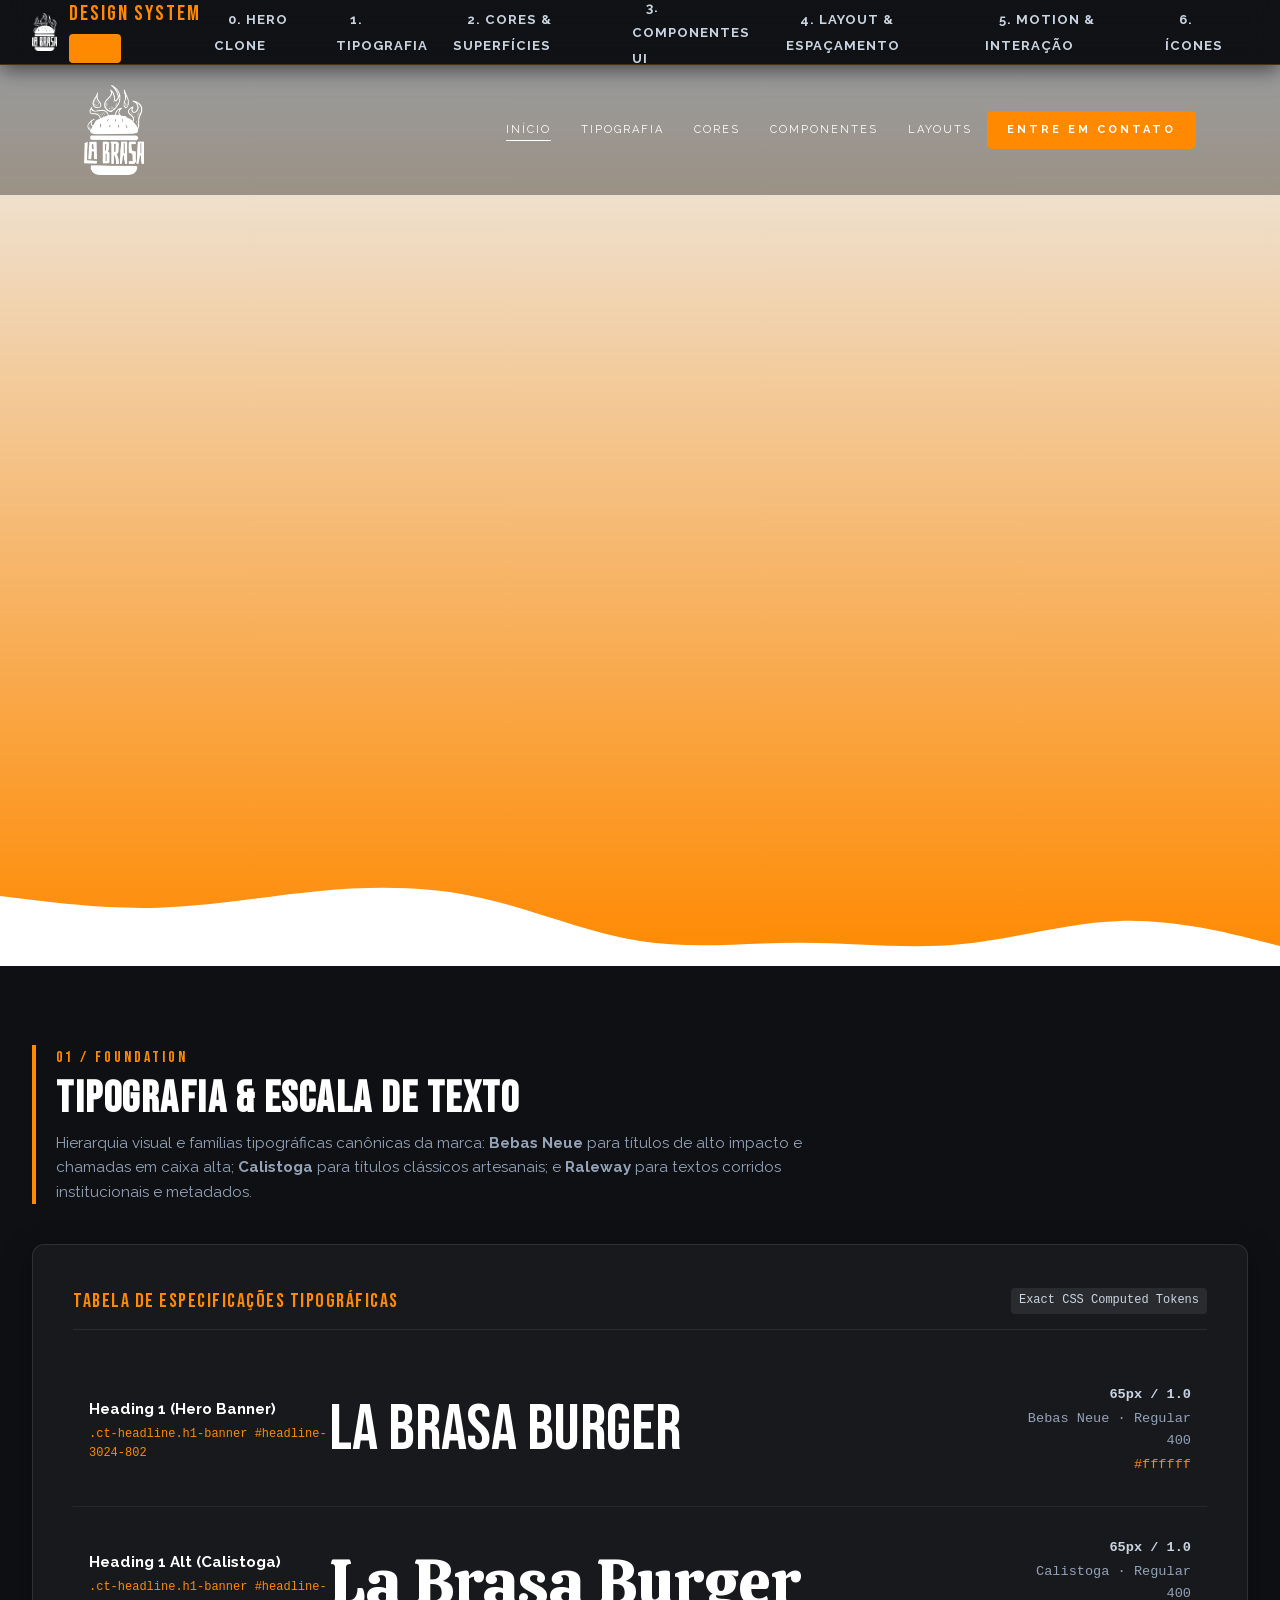
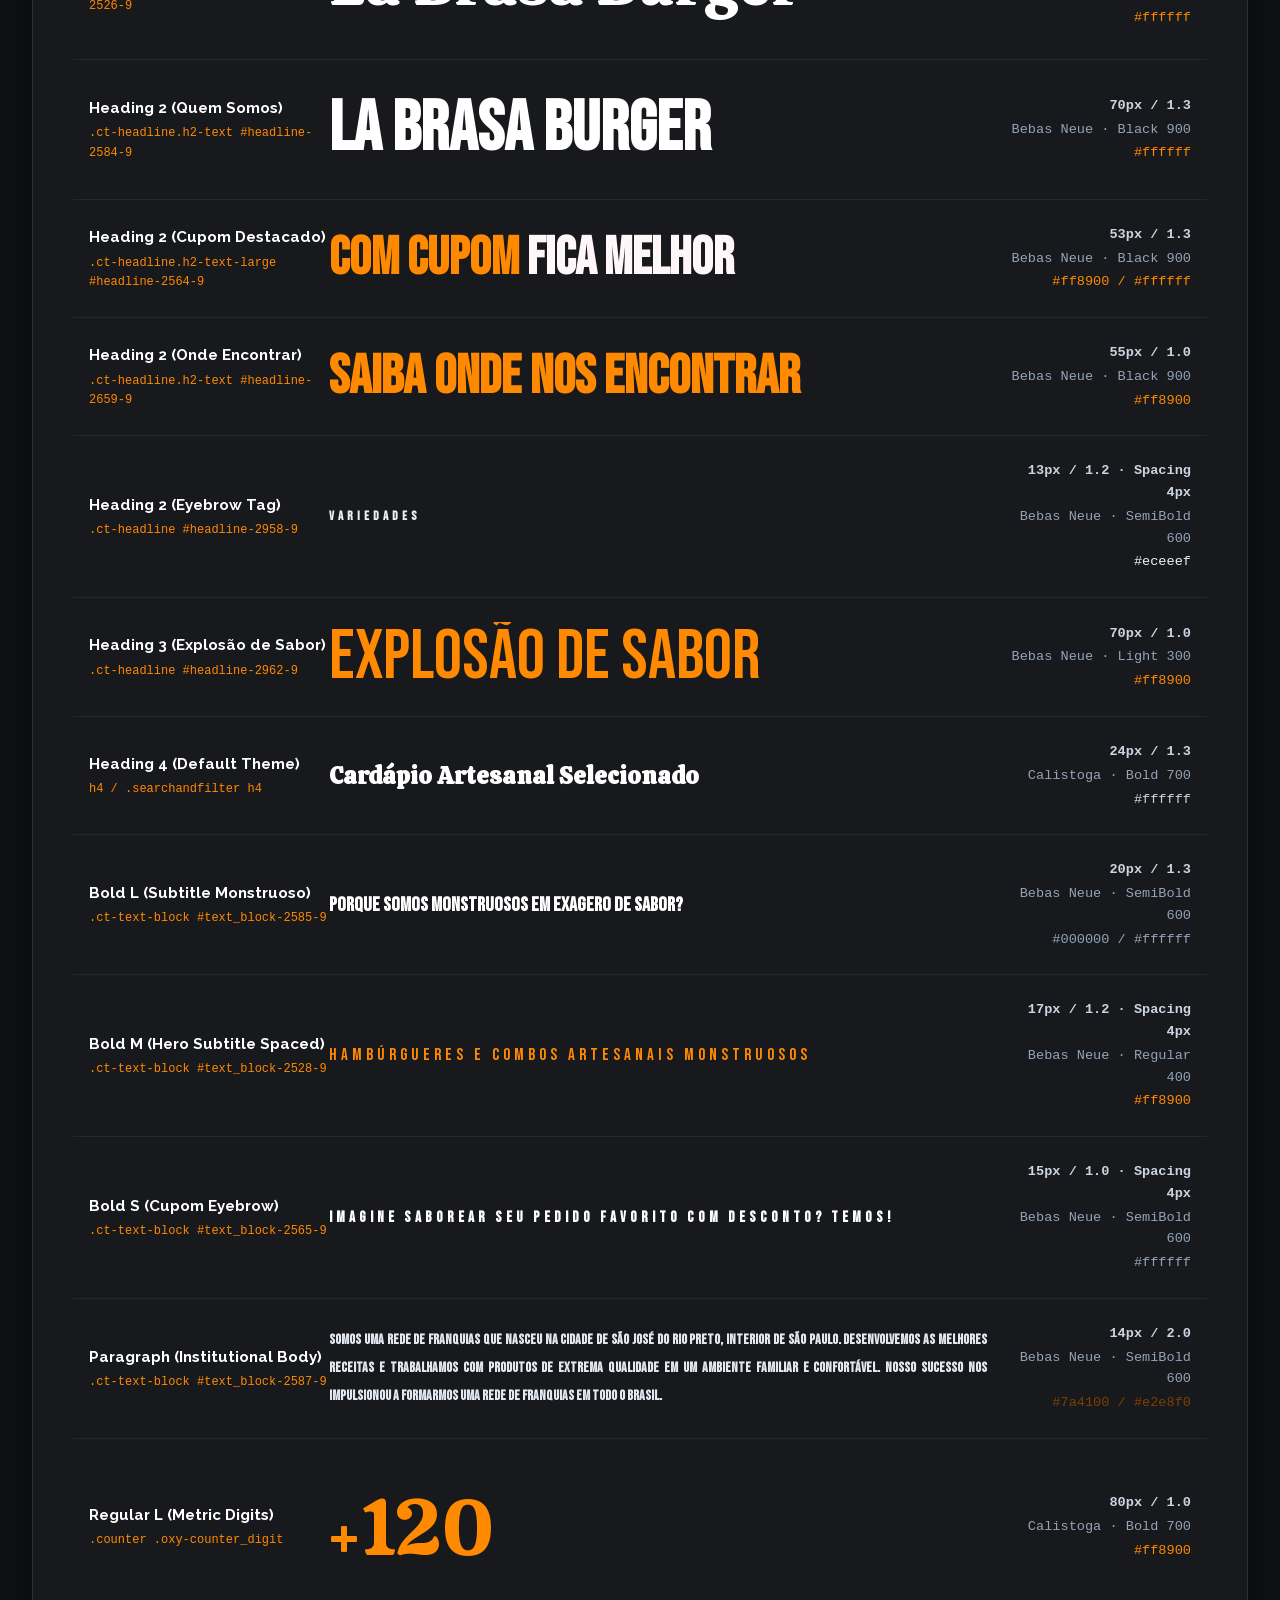
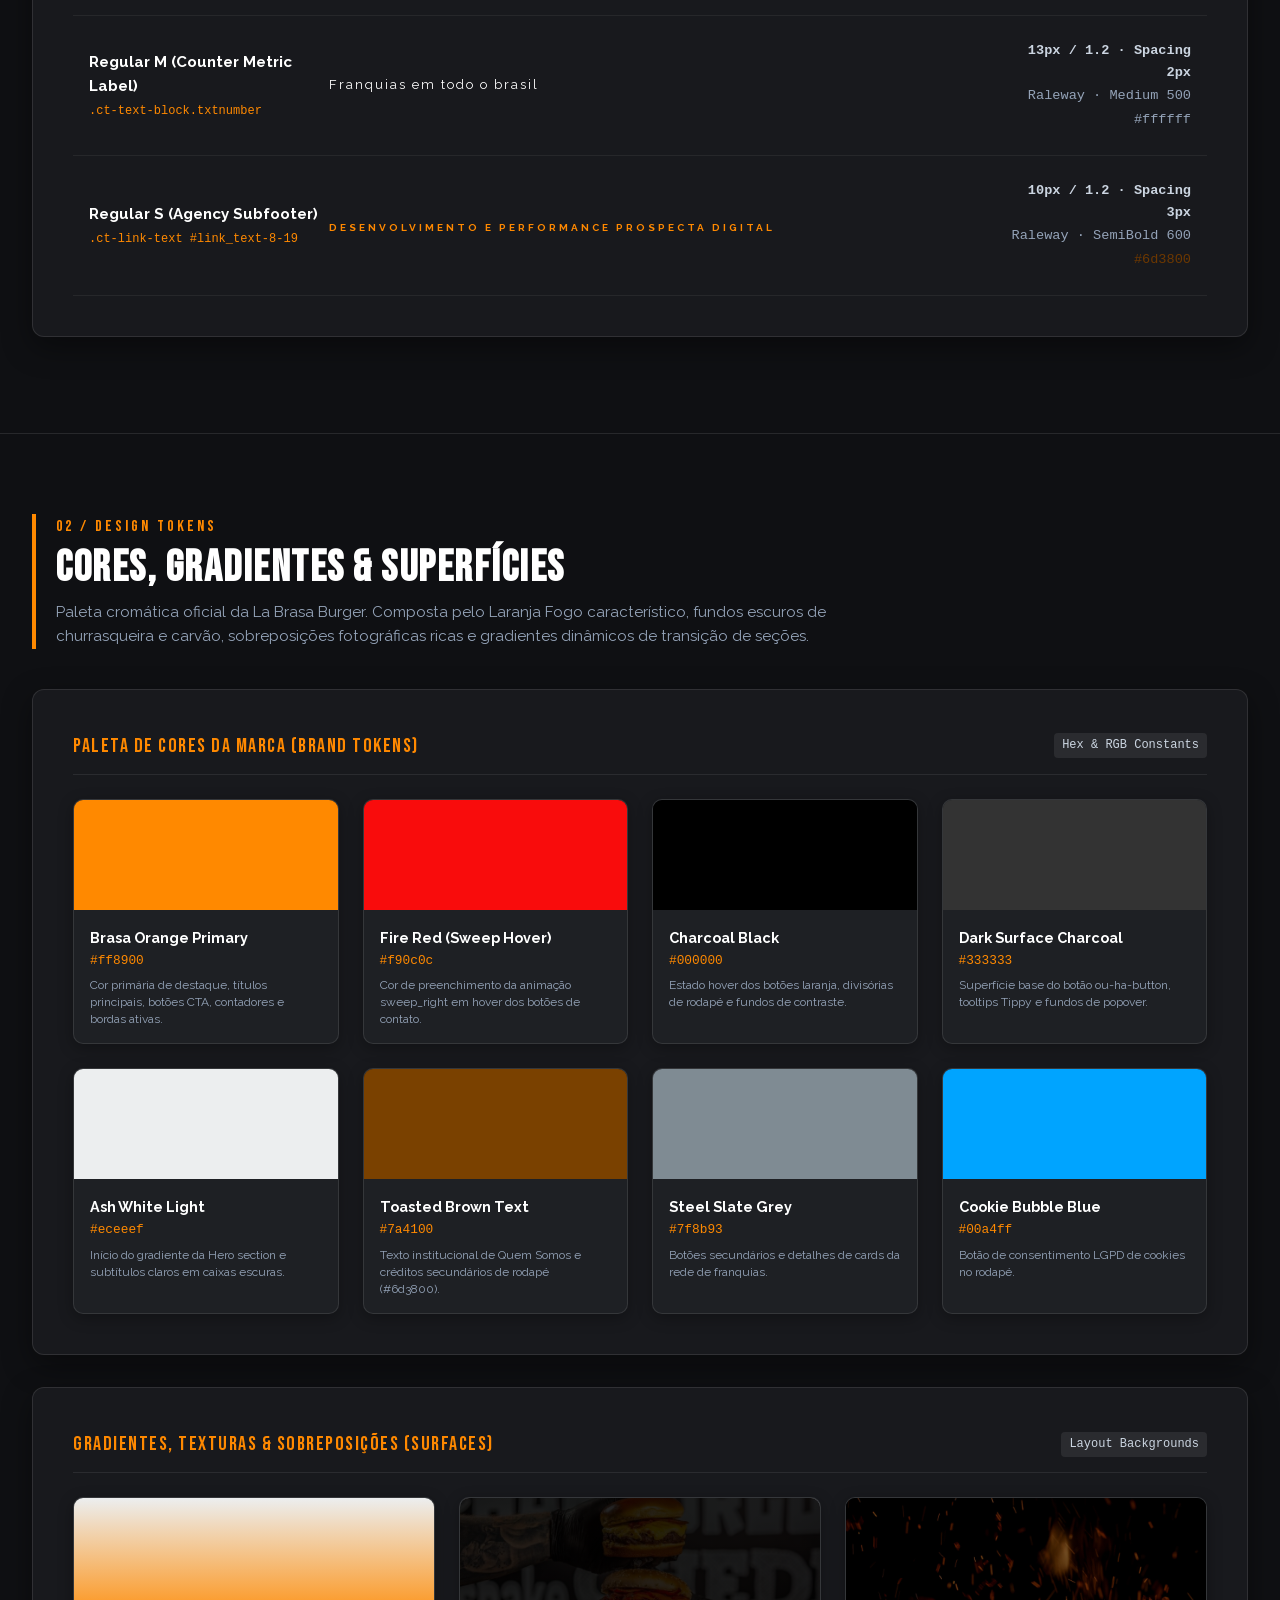
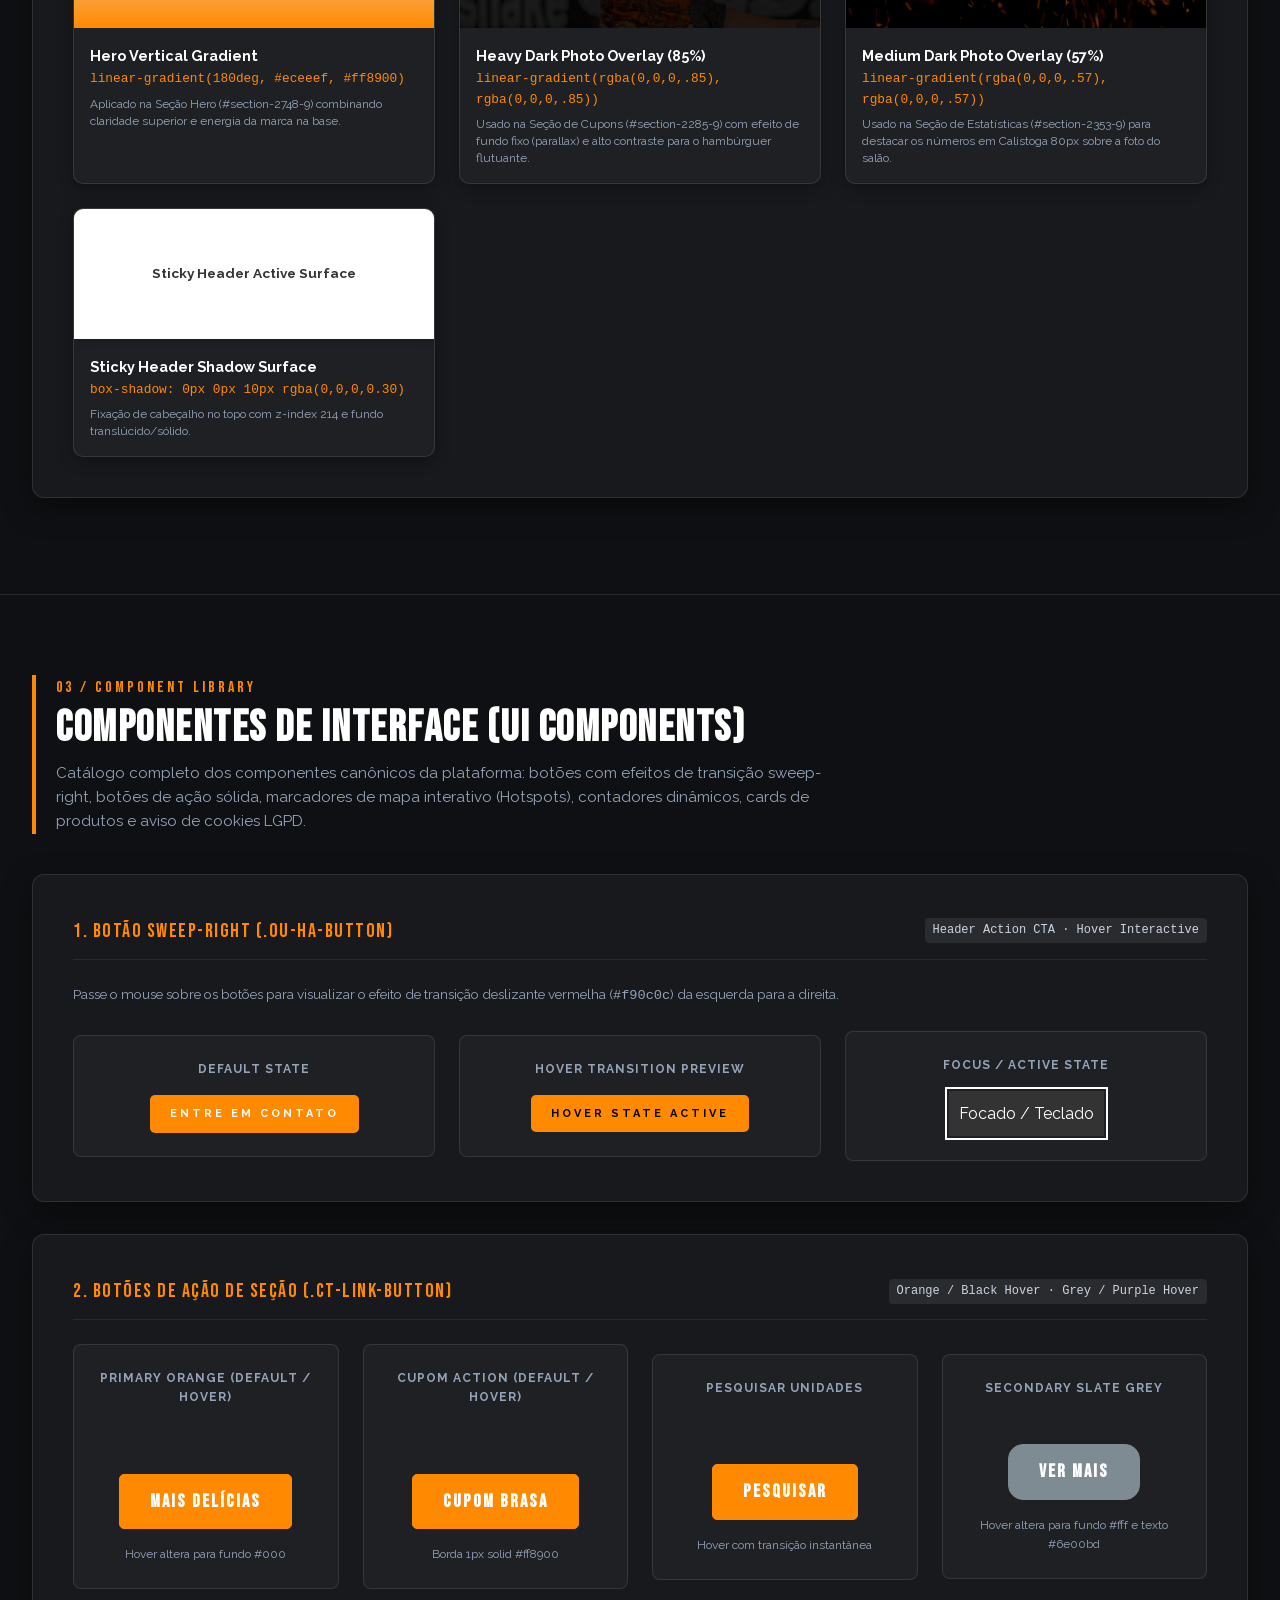
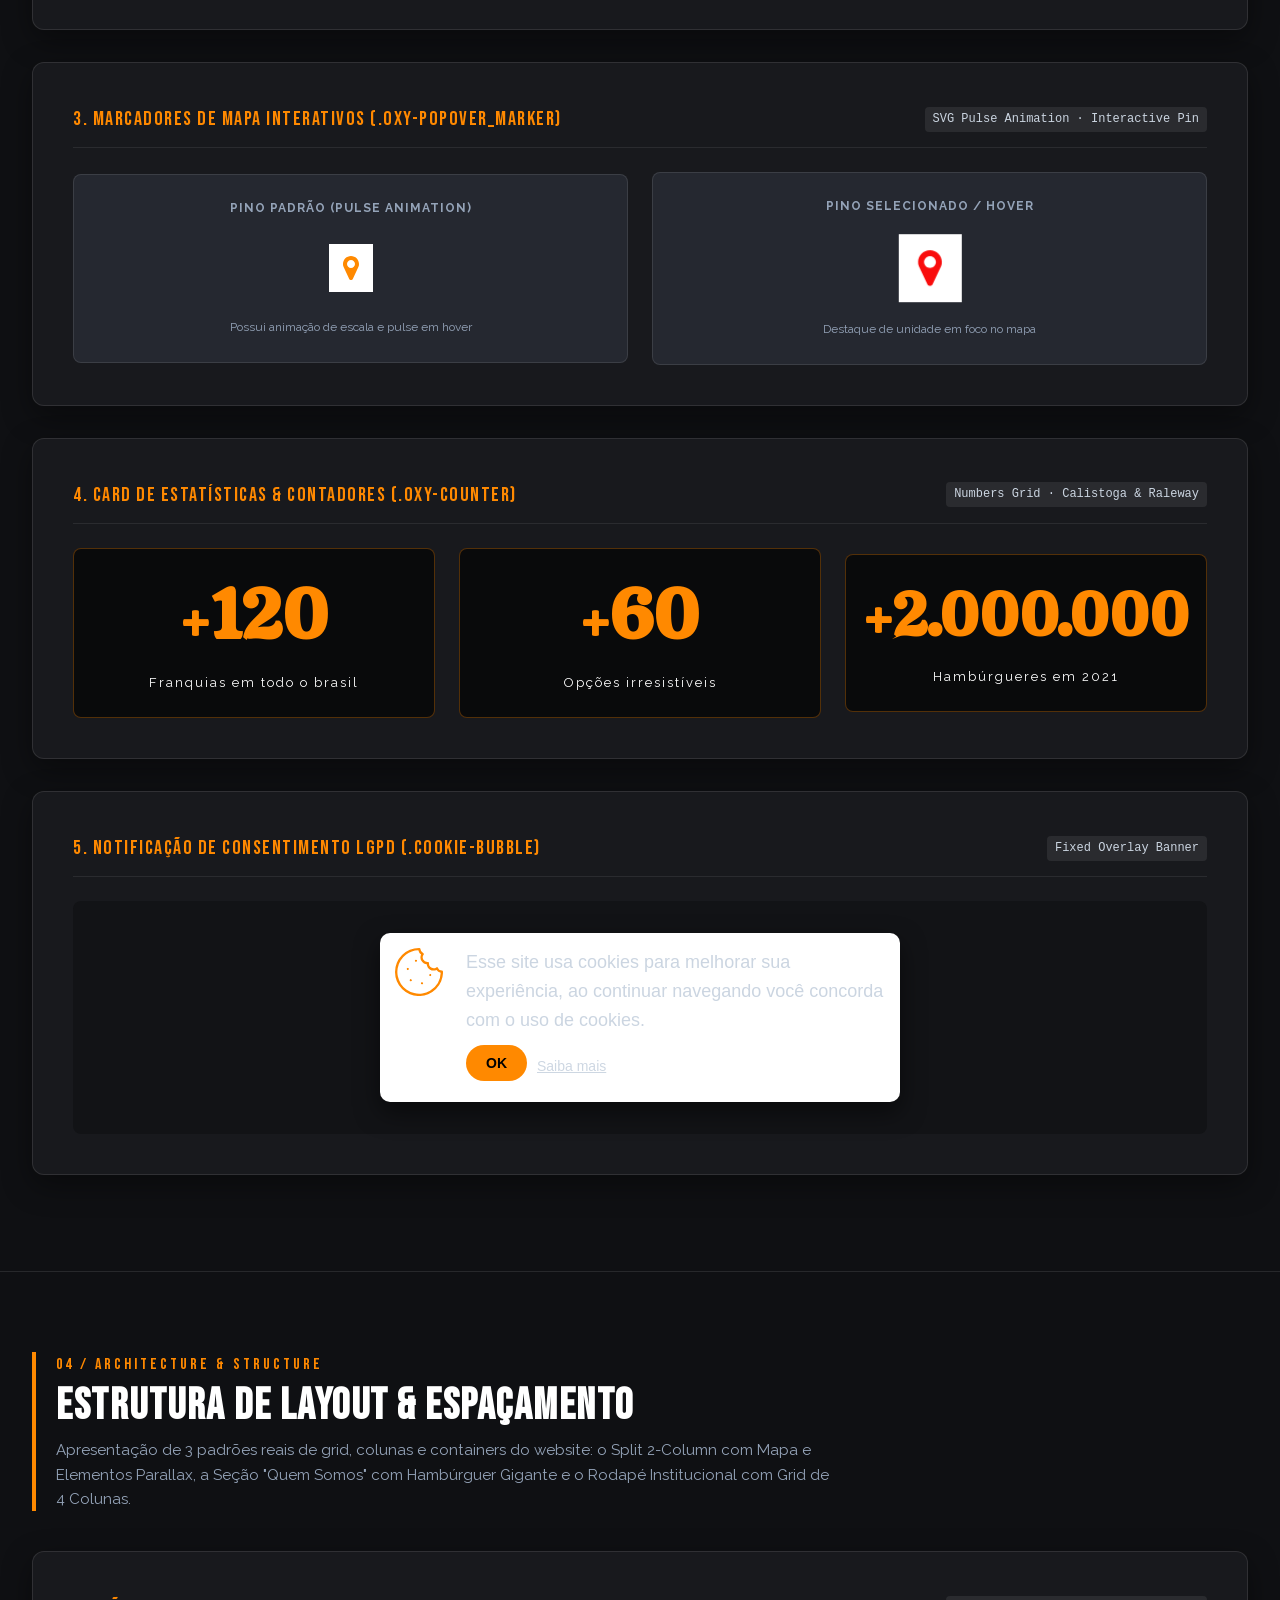
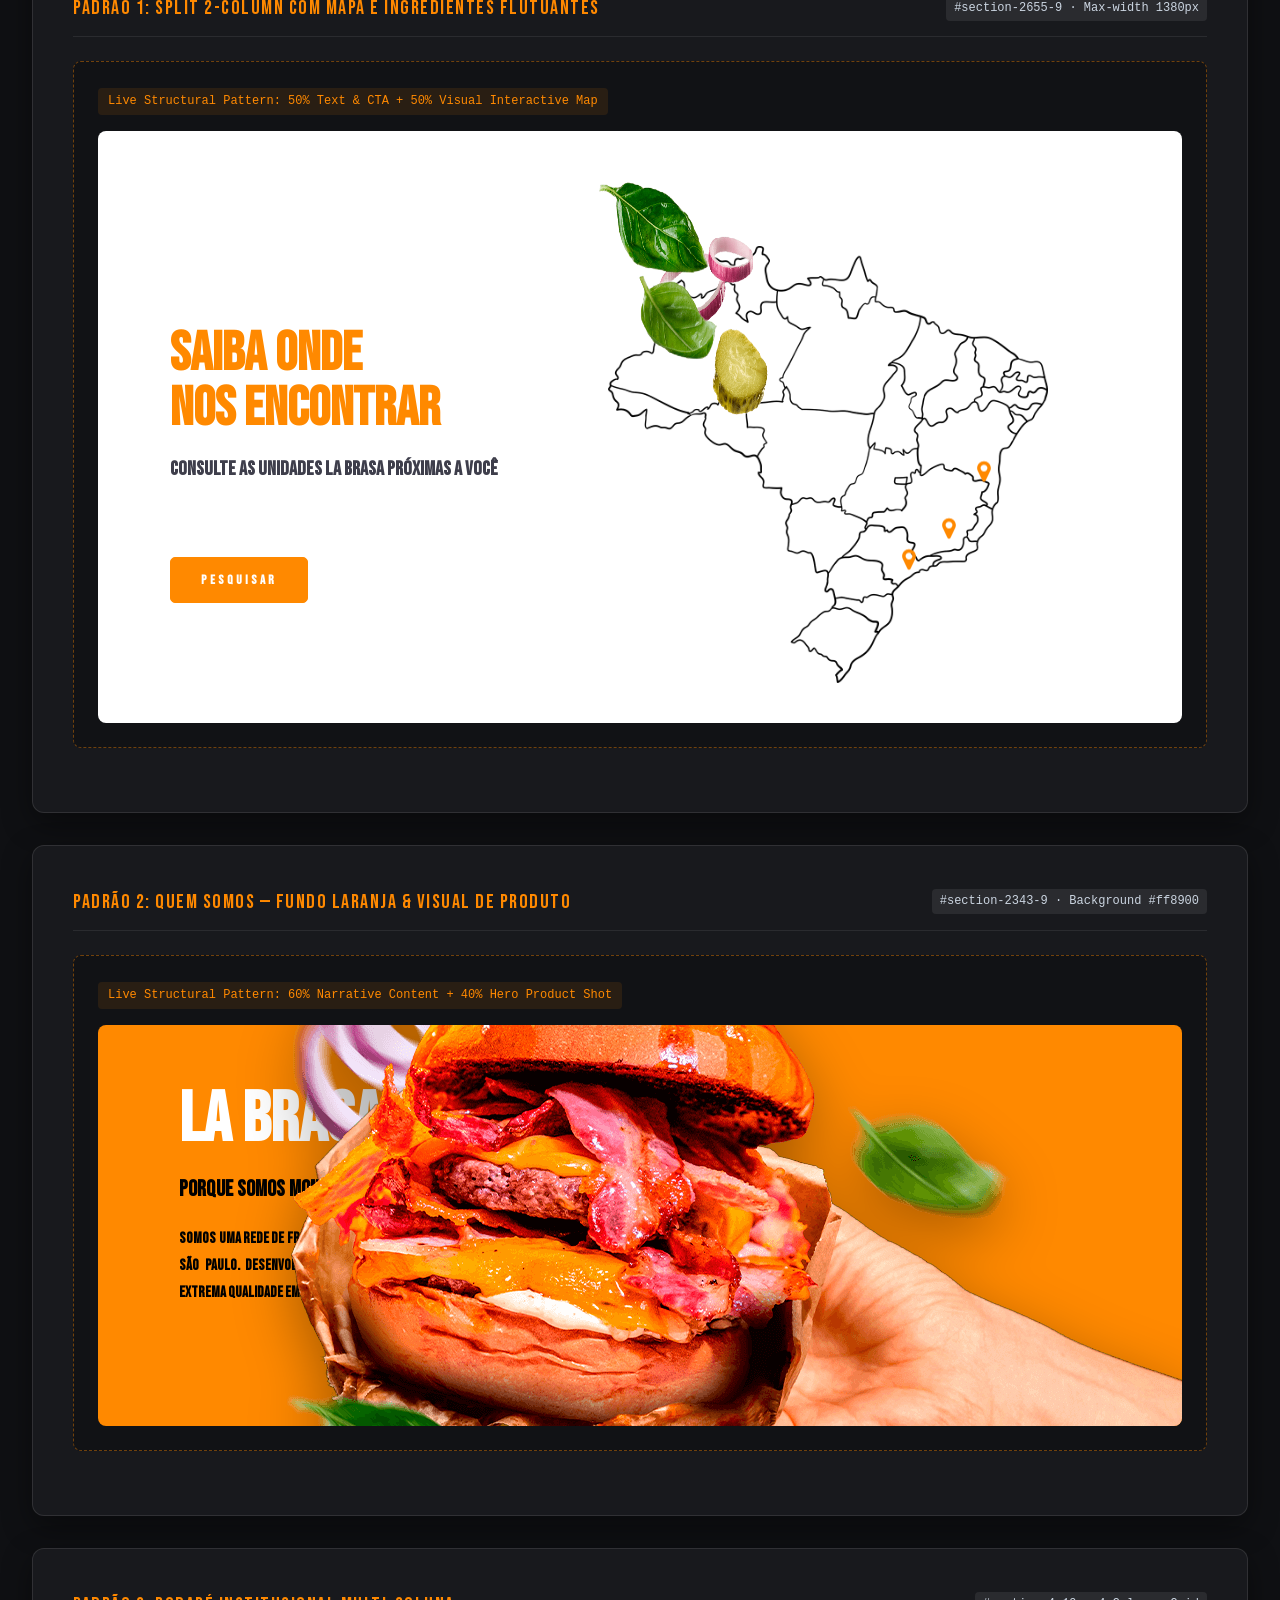
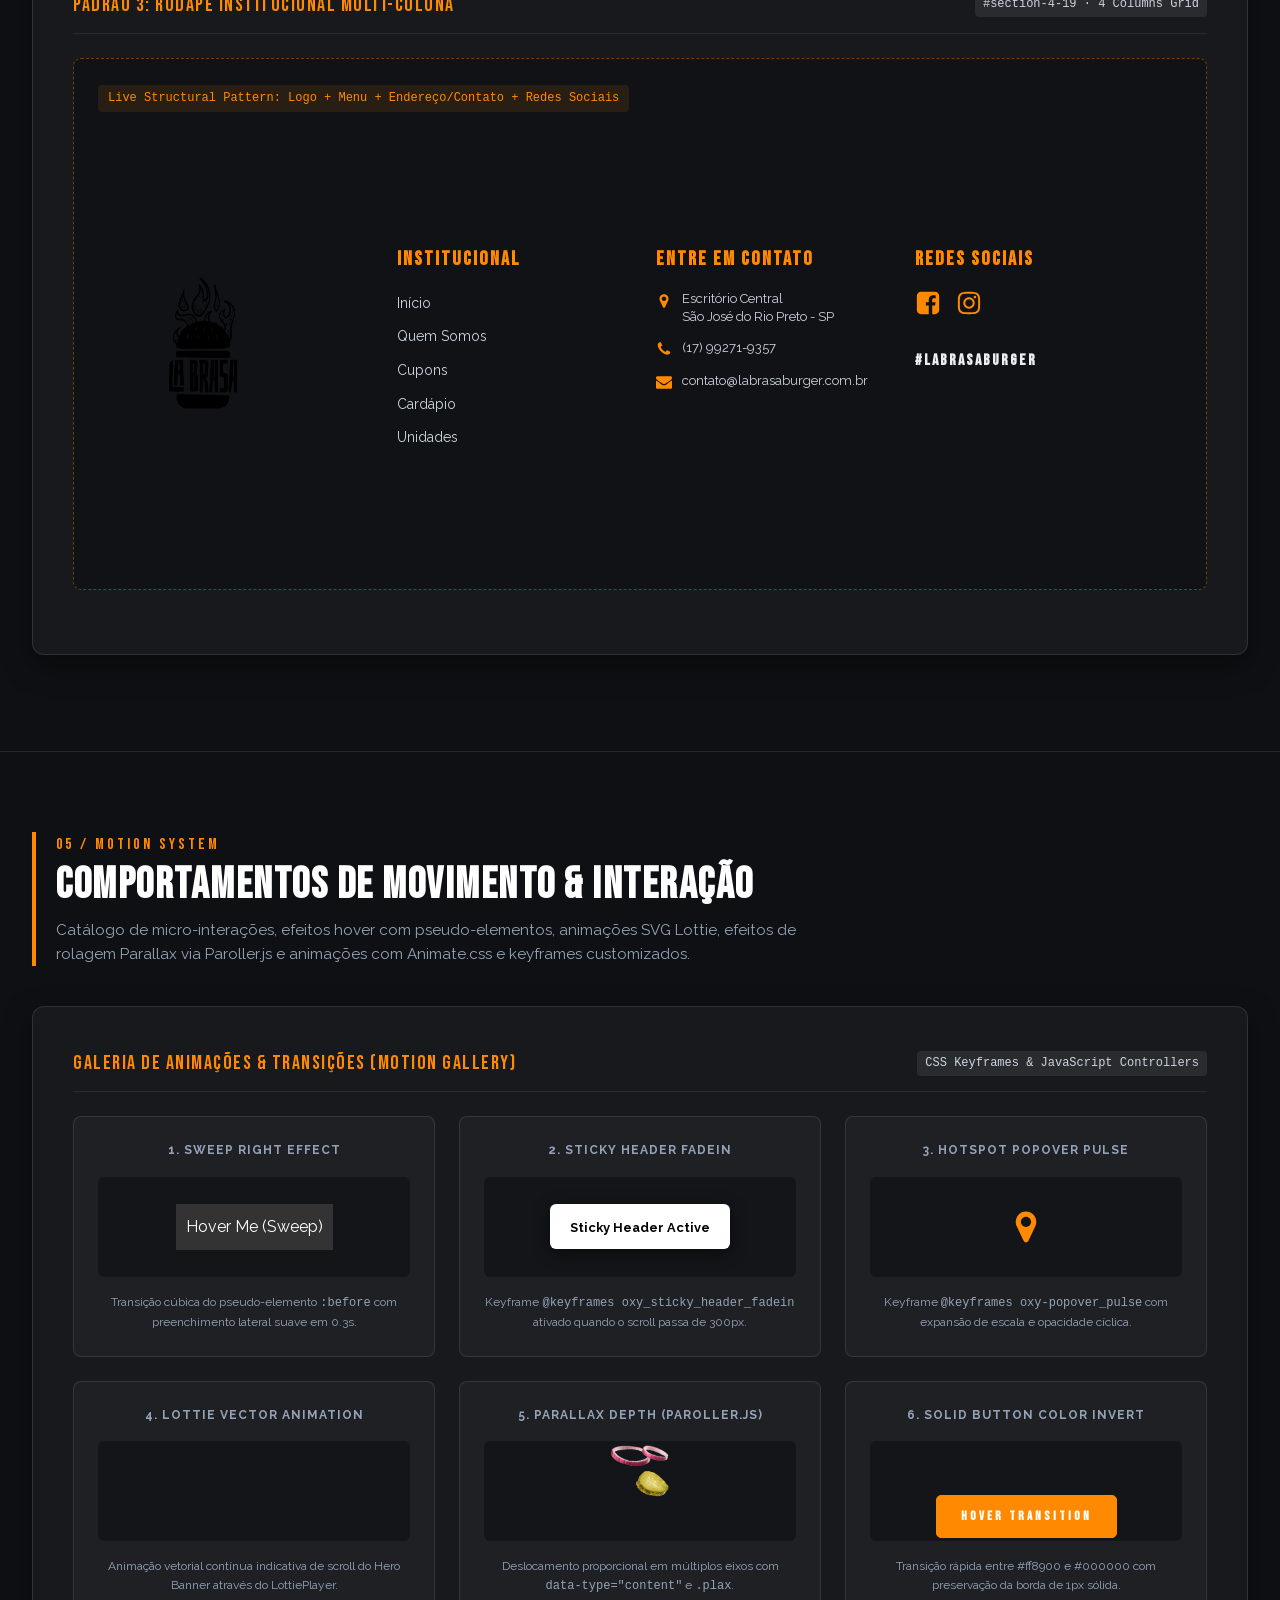
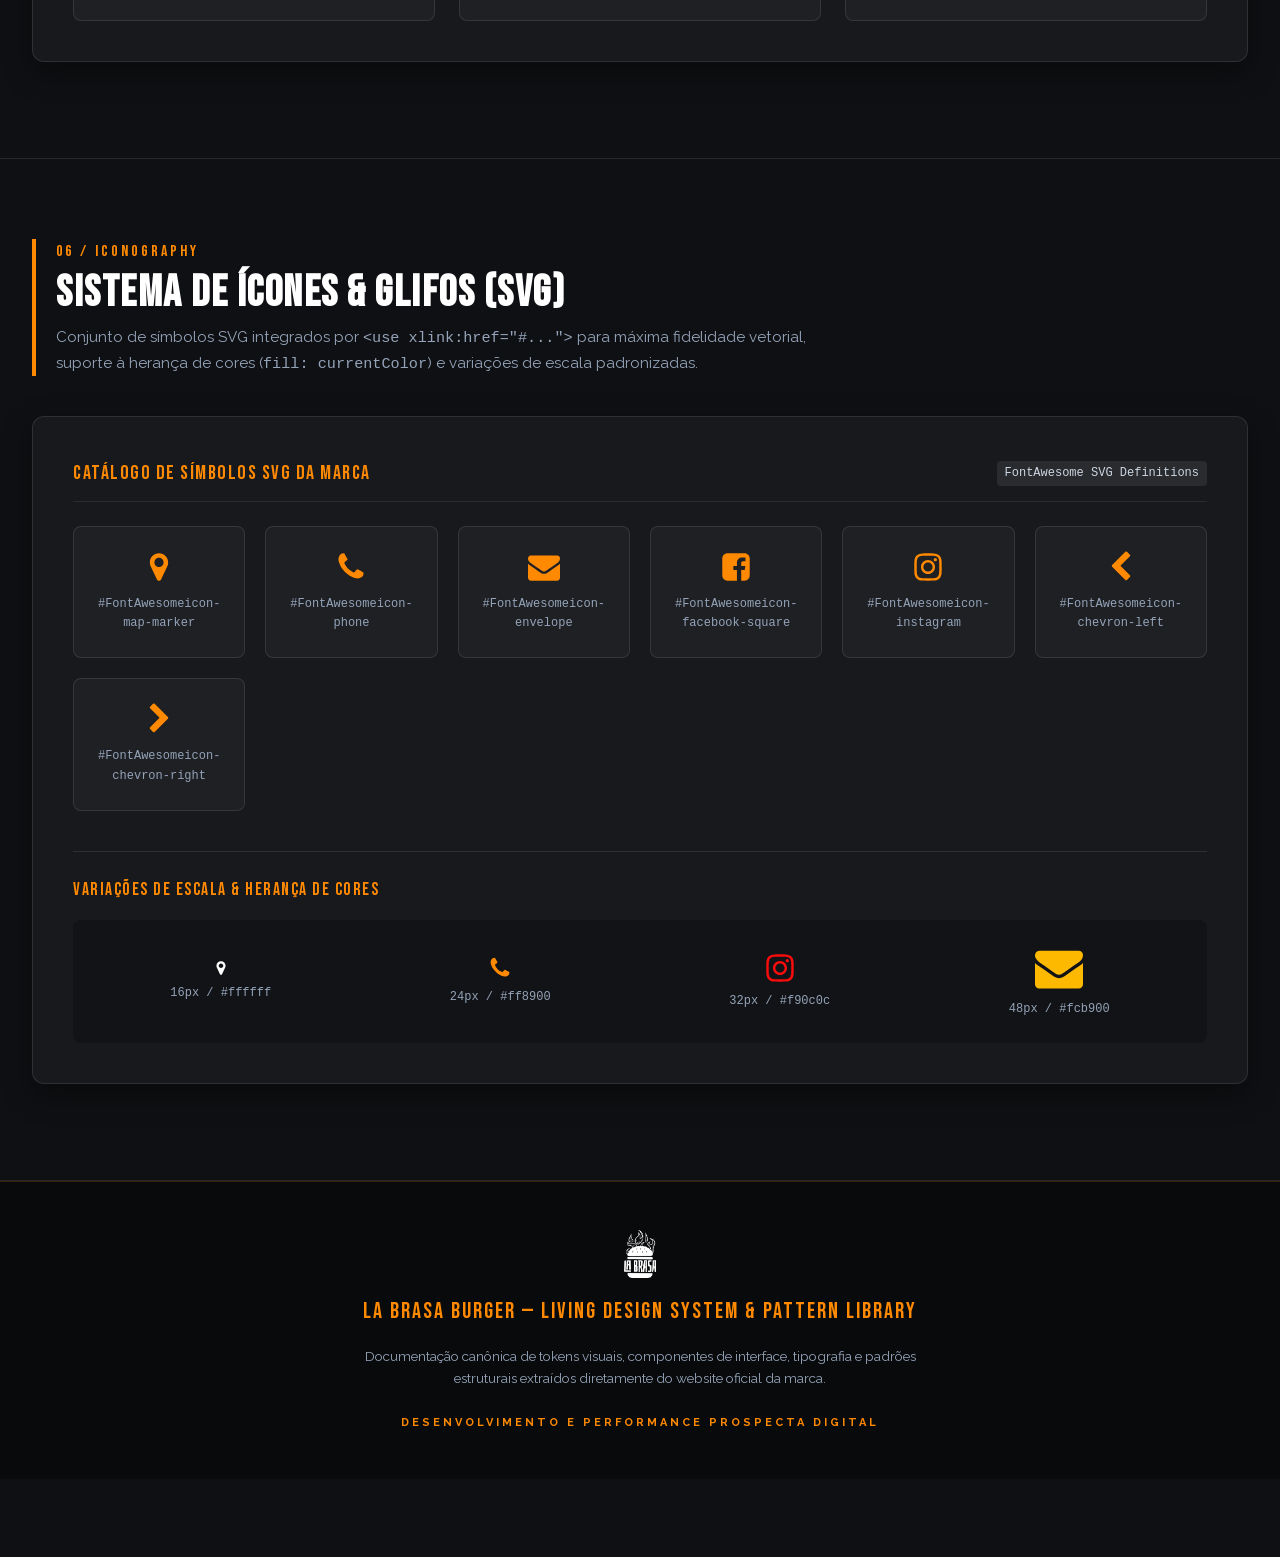
<file: templates/design-system.html>
<!DOCTYPE html>
<html lang="pt-BR">
<head>
  <meta charset="utf-8"/>
  <meta content="width=device-width, initial-scale=1.0" name="viewport"/>
  <title>Design System &amp; Pattern Library — La Brasa Burger</title>
  
  <!-- Original Fonts & Stylesheets -->
  <link href="../assets/0e7ea3b14a663991_css.css" id="ao_optimized_gfonts" media="all" rel="stylesheet"/>
  <link href="../assets/1be8d1e038a6ab2d_autoptimize_d6f2c4441d34016e86.css" media="all" rel="stylesheet"/>
  <link href="../assets/fd51497ce49b75cb_autoptimize_single_7c5d5641bb2.css" id="94-css" media="all" rel="stylesheet" type="text/css"/>
  <link href="../assets/af124fe426c1906b_autoptimize_single_496cdb91eaf.css" id="oxygen-cache-297-css" media="all" rel="stylesheet"/>
  <link href="../assets/d1dac701b3ec8e87_autoptimize_single_224ac597e66.css" id="oxygen-cache-802-css" media="all" rel="stylesheet"/>
  <link href="../assets/62c361088d18f169_autoptimize_single_ec57f9bc47d.css" id="oxygen-universal-styles-css" media="all" rel="stylesheet"/>
  <link href="../assets/5fbaeb9f8e25d7e0_animate.min.css" rel="stylesheet"/>
  <link href="../assets/6fdfce7f521a4e27_cookieBubble.min.css" rel="stylesheet"/>

  <!-- jQuery and Scripts -->
  <script src="../assets/cb6f2d32c49d1c2b_jquery.min.js"></script>
  <script src="../assets/5274f11e6fb32ae0_jquery-migrate.min.js"></script>
  <script src="../assets/e9ab750cebbcd9ca_jquery.paroller.min.js"></script>
  <script src="../assets/da8b9c6562cee0ba_lottie-player.min.js"></script>

  <style>
    /* Design System Documentation Frame & Nav Styles */
    :root {
      --ds-primary: #ff8900;
      --ds-dark: #121316;
      --ds-surface: #1e2024;
      --ds-surface-light: #2a2d34;
      --ds-border: rgba(255, 255, 255, 0.1);
      --ds-text: #e2e8f0;
      --ds-muted: #94a3b8;
      --ds-accent: #f90c0c;
    }

    html {
      scroll-behavior: smooth;
    }

    body.ds-body {
      background-color: #0f1013;
      color: var(--ds-text);
      font-family: 'Raleway', sans-serif;
      margin: 0;
      padding: 0;
      overflow-x: hidden;
    }

    /* Top Horizontal Navigation */
    .ds-top-nav {
      position: sticky;
      top: 0;
      z-index: 9999;
      background: rgba(18, 19, 22, 0.94);
      backdrop-filter: blur(14px);
      -webkit-backdrop-filter: blur(14px);
      border-bottom: 1px solid rgba(255, 137, 0, 0.25);
      box-shadow: 0 4px 20px rgba(0, 0, 0, 0.6);
      display: flex;
      align-items: center;
      justify-content: space-between;
      padding: 0 2rem;
      height: 65px;
    }

    .ds-nav-brand {
      display: flex;
      align-items: center;
      gap: 12px;
      text-decoration: none;
      color: #fff;
    }

    .ds-nav-brand img {
      height: 38px;
      width: auto;
    }

    .ds-nav-brand span {
      font-family: 'Bebas Neue', sans-serif;
      font-size: 1.35rem;
      letter-spacing: 2px;
      color: var(--ds-primary);
    }

    .ds-nav-links {
      display: flex;
      align-items: center;
      gap: 8px;
      list-style: none;
      margin: 0;
      padding: 0;
    }

    .ds-nav-links a {
      color: #cbd5e1;
      text-decoration: none;
      font-size: 0.82rem;
      font-weight: 700;
      text-transform: uppercase;
      letter-spacing: 1px;
      padding: 8px 14px;
      border-radius: 6px;
      transition: all 0.2s ease;
      font-family: 'Raleway', sans-serif;
    }

    .ds-nav-links a:hover,
    .ds-nav-links a.active {
      color: #fff;
      background: rgba(255, 137, 0, 0.18);
      border-bottom: 2px solid var(--ds-primary);
    }

    .ds-badge {
      background: var(--ds-primary);
      color: #000;
      font-size: 0.65rem;
      font-weight: 900;
      padding: 2px 7px;
      border-radius: 4px;
      letter-spacing: 1px;
      text-transform: uppercase;
    }

    /* Documentation Section Containers */
    .ds-doc-section {
      padding: 5rem 2rem 4rem;
      max-width: 1440px;
      margin: 0 auto;
      border-bottom: 1px solid var(--ds-border);
    }

    .ds-section-header {
      margin-bottom: 2.5rem;
      border-left: 4px solid var(--ds-primary);
      padding-left: 1.25rem;
    }

    .ds-section-tag {
      font-family: 'Bebas Neue', sans-serif;
      font-size: 1rem;
      letter-spacing: 3px;
      color: var(--ds-primary);
      text-transform: uppercase;
      margin-bottom: 0.25rem;
    }

    .ds-section-title {
      font-family: 'Bebas Neue', sans-serif;
      font-size: 2.75rem;
      color: #fff;
      margin: 0 0 0.5rem;
      letter-spacing: 1.5px;
      line-height: 1.1;
    }

    .ds-section-desc {
      color: var(--ds-muted);
      font-size: 0.95rem;
      max-width: 780px;
      line-height: 1.6;
      margin: 0;
    }

    /* Canvas / Showcase Box */
    .ds-canvas {
      background: #18191d;
      border: 1px solid var(--ds-border);
      border-radius: 12px;
      padding: 2.5rem;
      margin-bottom: 2rem;
      box-shadow: 0 10px 30px rgba(0, 0, 0, 0.4);
      position: relative;
    }

    .ds-canvas-light {
      background: #f8fafc;
      color: #0f172a;
    }

    .ds-canvas-header {
      display: flex;
      justify-content: space-between;
      align-items: center;
      margin-bottom: 1.5rem;
      padding-bottom: 0.75rem;
      border-bottom: 1px solid rgba(255, 255, 255, 0.08);
    }

    .ds-canvas-title {
      font-family: 'Bebas Neue', sans-serif;
      font-size: 1.25rem;
      color: var(--ds-primary);
      letter-spacing: 1.5px;
    }

    .ds-meta-tag {
      font-size: 0.75rem;
      font-family: monospace;
      background: rgba(255, 255, 255, 0.08);
      padding: 3px 8px;
      border-radius: 4px;
      color: #cbd5e1;
    }

    /* Typography Spec Table */
    .ds-typo-table {
      width: 100%;
      border-collapse: separate;
      border-spacing: 0;
      margin-top: 1rem;
    }

    .ds-typo-row {
      display: grid;
      grid-template-columns: 240px 1fr 180px;
      align-items: center;
      padding: 1.5rem 1rem;
      border-bottom: 1px solid rgba(255, 255, 255, 0.06);
      transition: background 0.15s ease;
    }

    .ds-typo-row:hover {
      background: rgba(255, 255, 255, 0.02);
    }

    .ds-typo-meta {
      display: flex;
      flex-direction: column;
      gap: 4px;
    }

    .ds-typo-name {
      font-weight: 700;
      color: #fff;
      font-size: 0.95rem;
    }

    .ds-typo-class {
      font-family: monospace;
      font-size: 0.75rem;
      color: var(--ds-primary);
    }

    .ds-typo-preview {
      overflow: hidden;
      padding-right: 1.5rem;
    }

    .ds-typo-metrics {
      text-align: right;
      font-family: monospace;
      font-size: 0.85rem;
      color: var(--ds-muted);
      display: flex;
      flex-direction: column;
      gap: 2px;
    }

    .ds-typo-metrics-main {
      font-weight: 700;
      color: #cbd5e1;
    }

    /* Color Grid */
    .ds-color-grid {
      display: grid;
      grid-template-columns: repeat(auto-fill, minmax(220px, 1fr));
      gap: 1.5rem;
      margin-top: 1.5rem;
    }

    .ds-color-card {
      background: var(--ds-surface);
      border: 1px solid var(--ds-border);
      border-radius: 10px;
      overflow: hidden;
      box-shadow: 0 4px 15px rgba(0,0,0,0.3);
      transition: transform 0.2s ease, border-color 0.2s ease;
    }

    .ds-color-card:hover {
      transform: translateY(-3px);
      border-color: var(--ds-primary);
    }

    .ds-color-swatch {
      height: 110px;
      width: 100%;
      position: relative;
    }

    .ds-color-info {
      padding: 1rem;
    }

    .ds-color-name {
      font-weight: 700;
      font-size: 0.9rem;
      color: #fff;
      margin-bottom: 2px;
    }

    .ds-color-hex {
      font-family: monospace;
      font-size: 0.8rem;
      color: var(--ds-primary);
      margin-bottom: 6px;
    }

    .ds-color-role {
      font-size: 0.75rem;
      color: var(--ds-muted);
      line-height: 1.4;
    }

    /* Component State Matrix */
    .ds-component-grid {
      display: grid;
      grid-template-columns: repeat(auto-fit, minmax(260px, 1fr));
      gap: 1.5rem;
      align-items: center;
      margin-top: 1.5rem;
    }

    .ds-component-item {
      background: var(--ds-surface);
      border: 1px solid var(--ds-border);
      border-radius: 8px;
      padding: 1.5rem;
      display: flex;
      flex-direction: column;
      align-items: center;
      gap: 1rem;
      text-align: center;
    }

    .ds-component-label {
      font-size: 0.75rem;
      text-transform: uppercase;
      letter-spacing: 1px;
      color: var(--ds-muted);
      font-weight: 700;
    }

    /* Motion Gallery */
    .ds-motion-grid {
      display: grid;
      grid-template-columns: repeat(auto-fit, minmax(280px, 1fr));
      gap: 1.5rem;
      margin-top: 1.5rem;
    }

    .ds-motion-card {
      background: var(--ds-surface);
      border: 1px solid var(--ds-border);
      border-radius: 8px;
      padding: 1.5rem;
      display: flex;
      flex-direction: column;
      align-items: center;
      gap: 1rem;
    }

    .ds-motion-box {
      width: 100%;
      height: 100px;
      background: #141518;
      border-radius: 6px;
      display: flex;
      align-items: center;
      justify-content: center;
      overflow: hidden;
    }

    /* Icons Gallery */
    .ds-icon-grid {
      display: grid;
      grid-template-columns: repeat(auto-fill, minmax(160px, 1fr));
      gap: 1.25rem;
      margin-top: 1.5rem;
    }

    .ds-icon-card {
      background: var(--ds-surface);
      border: 1px solid var(--ds-border);
      border-radius: 8px;
      padding: 1.5rem 1rem;
      display: flex;
      flex-direction: column;
      align-items: center;
      gap: 0.75rem;
      transition: all 0.2s ease;
    }

    .ds-icon-card:hover {
      border-color: var(--ds-primary);
      transform: translateY(-2px);
    }

    .ds-icon-name {
      font-family: monospace;
      font-size: 0.75rem;
      color: var(--ds-muted);
      text-align: center;
    }

    /* Layout Visualizer Box */
    .ds-layout-box {
      background: #111215;
      border: 1px dashed rgba(255, 137, 0, 0.4);
      border-radius: 8px;
      padding: 1.5rem;
      margin-bottom: 1.5rem;
    }

    .ds-layout-badge {
      display: inline-block;
      font-size: 0.75rem;
      font-family: monospace;
      color: var(--ds-primary);
      background: rgba(255, 137, 0, 0.1);
      padding: 4px 10px;
      border-radius: 4px;
      margin-bottom: 1rem;
    }

    @media (max-width: 900px) {
      .ds-typo-row {
        grid-template-columns: 1fr;
        gap: 1rem;
      }
      .ds-typo-metrics {
        text-align: left;
      }
      .ds-top-nav {
        padding: 0 1rem;
      }
      .ds-nav-links {
        display: none;
      }
    }
  </style>
</head>
<body class="ds-body oxygen-body">

  <!-- SVG Global Symbol Definitions (Exact from index.html) -->
  <svg aria-hidden="true" style="position: absolute; width: 0; height: 0; overflow: hidden;" version="1.1" xmlns="http://www.w3.org/2000/svg" xmlns:xlink="http://www.w3.org/1999/xlink">
    <defs>
      <symbol id="FontAwesomeicon-map-marker" viewbox="0 0 16 28"><title>map-marker</title><path d="M12 10c0-2.203-1.797-4-4-4s-4 1.797-4 4 1.797 4 4 4 4-1.797 4-4zM16 10c0 0.953-0.109 1.937-0.516 2.797l-5.688 12.094c-0.328 0.688-1.047 1.109-1.797 1.109s-1.469-0.422-1.781-1.109l-5.703-12.094c-0.406-0.859-0.516-1.844-0.516-2.797 0-4.422 3.578-8 8-8s8 3.578 8 8z"></path></symbol>
      <symbol id="FontAwesomeicon-chevron-left" viewbox="0 0 21 28"><title>chevron-left</title><path d="M18.297 4.703l-8.297 8.297 8.297 8.297c0.391 0.391 0.391 1.016 0 1.406l-2.594 2.594c-0.391 0.391-1.016 0.391-1.406 0l-11.594-11.594c-0.391-0.391-0.391-1.016 0-1.406l11.594-11.594c0.391-0.391 1.016-0.391 1.406 0l2.594 2.594c0.391 0.391 0.391 1.016 0 1.406z"></path></symbol>
      <symbol id="FontAwesomeicon-chevron-right" viewbox="0 0 19 28"><title>chevron-right</title><path d="M17.297 13.703l-11.594 11.594c-0.391 0.391-1.016 0.391-1.406 0l-2.594-2.594c-0.391-0.391-0.391-1.016 0-1.406l8.297-8.297-8.297-8.297c-0.391-0.391-0.391-1.016 0-1.406l2.594-2.594c0.391-0.391 1.016-0.391 1.406 0l11.594 11.594c0.391 0.391 0.391 1.016 0 1.406z"></path></symbol>
      <symbol id="FontAwesomeicon-facebook-square" viewbox="0 0 24 28"><title>facebook-square</title><path d="M19.5 2c2.484 0 4.5 2.016 4.5 4.5v15c0 2.484-2.016 4.5-4.5 4.5h-2.938v-9.297h3.109l0.469-3.625h-3.578v-2.312c0-1.047 0.281-1.75 1.797-1.75l1.906-0.016v-3.234c-0.328-0.047-1.469-0.141-2.781-0.141-2.766 0-4.672 1.687-4.672 4.781v2.672h-3.125v3.625h3.125v9.297h-8.313c-2.484 0-4.5-2.016-4.5-4.5v-15c0-2.484 2.016-4.5 4.5-4.5h15z"></path></symbol>
      <symbol id="FontAwesomeicon-phone" viewbox="0 0 22 28"><title>phone</title><path d="M22 19.375c0 0.562-0.25 1.656-0.484 2.172-0.328 0.766-1.203 1.266-1.906 1.656-0.922 0.5-1.859 0.797-2.906 0.797-1.453 0-2.766-0.594-4.094-1.078-0.953-0.344-1.875-0.766-2.734-1.297-2.656-1.641-5.859-4.844-7.5-7.5-0.531-0.859-0.953-1.781-1.297-2.734-0.484-1.328-1.078-2.641-1.078-4.094 0-1.047 0.297-1.984 0.797-2.906 0.391-0.703 0.891-1.578 1.656-1.906 0.516-0.234 1.609-0.484 2.172-0.484 0.109 0 0.219 0 0.328 0.047 0.328 0.109 0.672 0.875 0.828 1.188 0.5 0.891 0.984 1.797 1.5 2.672 0.25 0.406 0.719 0.906 0.719 1.391 0 0.953-2.828 2.344-2.828 3.187 0 0.422 0.391 0.969 0.609 1.344 1.578 2.844 3.547 4.813 6.391 6.391 0.375 0.219 0.922 0.609 1.344 0.609 0.844 0 2.234-2.828 3.187-2.828 0.484 0 0.984 0.469 1.391 0.719 0.875 0.516 1.781 1 2.672 1.5 0.313 0.156 1.078 0.5 1.188 0.828 0.047 0.109 0.047 0.219 0.047 0.328z"></path></symbol>
      <symbol id="FontAwesomeicon-envelope" viewbox="0 0 28 28"><title>envelope</title><path d="M28 11.094v12.406c0 1.375-1.125 2.5-2.5 2.5h-23c-1.375 0-2.5-1.125-2.5-2.5v-12.406c0.469 0.516 1 0.969 1.578 1.359 2.594 1.766 5.219 3.531 7.766 5.391 1.313 0.969 2.938 2.156 4.641 2.156h0.031c1.703 0 3.328-1.188 4.641-2.156 2.547-1.844 5.172-3.625 7.781-5.391 0.562-0.391 1.094-0.844 1.563-1.359zM28 6.5c0 1.75-1.297 3.328-2.672 4.281-2.438 1.687-4.891 3.375-7.313 5.078-1.016 0.703-2.734 2.141-4 2.141h-0.031c-1.266 0-2.984-1.437-4-2.141-2.422-1.703-4.875-3.391-7.297-5.078-1.109-0.75-2.688-2.516-2.688-3.938 0-1.531 0.828-2.844 2.5-2.844h23c1.359 0 2.5 1.125 2.5 2.5z"></path></symbol>
      <symbol id="FontAwesomeicon-instagram" viewbox="0 0 24 28"><title>instagram</title><path d="M16 14c0-2.203-1.797-4-4-4s-4 1.797-4 4 1.797 4 4 4 4-1.797 4-4zM18.156 14c0 3.406-2.75 6.156-6.156 6.156s-6.156-2.75-6.156-6.156 2.75-6.156 6.156-6.156 6.156 2.75 6.156 6.156zM19.844 7.594c0 0.797-0.641 1.437-1.437 1.437s-1.437-0.641-1.437-1.437 0.641-1.437 1.437-1.437 1.437 0.641 1.437 1.437zM12 4.156c-1.75 0-5.5-0.141-7.078 0.484-0.547 0.219-0.953 0.484-1.375 0.906s-0.688 0.828-0.906 1.375c-0.625 1.578-0.484 5.328-0.484 7.078s-0.141 5.5 0.484 7.078c0.219 0.547 0.484 0.953 0.906 1.375s0.828 0.688 1.375 0.906c1.578 0.625 5.328 0.484 7.078 0.484s5.5 0.141 7.078-0.484c0.547-0.219 0.953-0.484 1.375-0.906s0.688-0.828 0.906-1.375c0.625-1.578 0.484-5.328 0.484-7.078s0.141-5.5-0.484-7.078c-0.219-0.547-0.484-0.953-0.906-1.375s-0.828-0.688-1.375-0.906c-1.578-0.625-5.328-0.484-7.078-0.484zM24 14c0 1.656 0.016 3.297-0.078 4.953-0.094 1.922-0.531 3.625-1.937 5.031s-3.109 1.844-5.031 1.937c-1.656 0.094-3.297 0.078-4.953 0.078s-3.297 0.016-4.953-0.078c-1.922-0.094-3.625-0.531-5.031-1.937s-1.844-3.109-1.937-5.031c-0.094-1.656-0.078-3.297-0.078-4.953s-0.016-3.297 0.078-4.953c0.094-1.922 0.531-3.625 1.937-5.031s3.109-1.844 5.031-1.937c1.656-0.094 3.297-0.078 4.953-0.078s3.297-0.016 4.953 0.078c1.922 0.094 3.625 0.531 5.031 1.937s1.844 3.109 1.937 5.031c0.094 1.656 0.078 3.297 0.078 4.953z"></path></symbol>
    </defs>
  </svg>

  <!-- Top Horizontal Navigation (Rule 6) -->
  <nav class="ds-top-nav" id="ds-nav">
    <a href="#hero" class="ds-nav-brand">
      <img src="../assets/b12646c562aea820_logo.png" alt="La Brasa Burger"/>
      <span>DESIGN SYSTEM <span class="ds-badge">v2.0</span></span>
    </a>
    <ul class="ds-nav-links">
      <li><a href="#hero">0. Hero Clone</a></li>
      <li><a href="#typography">1. Tipografia</a></li>
      <li><a href="#colors">2. Cores &amp; Superfícies</a></li>
      <li><a href="#components">3. Componentes UI</a></li>
      <li><a href="#layout">4. Layout &amp; Espaçamento</a></li>
      <li><a href="#motion">5. Motion &amp; Interação</a></li>
      <li><a href="#icons">6. Ícones</a></li>
    </ul>
  </nav>

  <!-- Original Sticky Header Clone -->
  <header class="oxy-header-wrapper oxy-sticky-header oxy-overlay-header oxy-header" id="_header-10-19">
    <div class="oxygen-hide-in-sticky oxygen-only-show-in-overlay oxy-header-row" id="_header_row-11-19">
      <div class="oxy-header-container">
        <div class="oxy-header-left" id="_header_left-12-19">
          <img alt="logo" class="ct-image lazyloaded" id="image-15-19" src="../assets/b12646c562aea820_logo.png"/>
        </div>
        <div class="oxy-header-center" id="_header_center-13-19"></div>
        <div class="oxy-header-right" id="_header_right-14-19">
          <nav class="oxy-nav-menu oxy-nav-menu-dropdowns oxy-nav-menu-dropdown-arrow" id="_nav_menu-16-19">
            <div class="oxy-menu-toggle">
              <div class="oxy-nav-menu-hamburger-wrap">
                <div class="oxy-nav-menu-hamburger">
                  <div class="oxy-nav-menu-hamburger-line"></div>
                  <div class="oxy-nav-menu-hamburger-line"></div>
                  <div class="oxy-nav-menu-hamburger-line"></div>
                </div>
              </div>
            </div>
            <div class="menu-menu-principal-container">
              <ul class="oxy-nav-menu-list" id="menu-menu-principal">
                <li class="menu-item current-menu-item"><a href="#hero">Início</a></li>
                <li class="menu-item"><a href="#typography">Tipografia</a></li>
                <li class="menu-item"><a href="#colors">Cores</a></li>
                <li class="menu-item"><a href="#components">Componentes</a></li>
                <li class="menu-item"><a href="#layout">Layouts</a></li>
              </ul>
            </div>
          </nav>
          <div class="oxy-ou-ha-button oxy-ultimate-element" id="-ou_ha_button-18-19">
            <div class="ou-ha-button-container hover-effect-sweep_right">
              <a aria-label="Entre em Contato" class="ou-ha-button ou-button-effect" href="#components" role="button">
                <span class="btn-text">Entre em Contato</span>
              </a>
            </div>
          </div>
        </div>
      </div>
    </div>
  </header>

  <!-- ========================================================================= -->
  <!-- SECTION 0: HERO (EXACT CLONE, TEXT ADAPTED)                               -->
  <!-- ========================================================================= -->
  <section id="hero" style="position: relative;">
    <section class="ct-section ct-section-with-shape-divider" id="section-2748-9">
      <div class="ct-section-inner-wrap">
        <a class="ct-link" href="#typography" id="link-2933-9" target="_self">
          <div class="oxy-lottie-animation" id="-lottie-animation-2932-9">
            <lottie-player autoplay="" background="transparent" data-click-trigger="self" data-end="60" data-offset="" data-src="../assets/dc1e489a85cc65d7_lf30_tjtEEL.json" data-start="0" data-trigger="always" id="-lottie-animation-2932-9-lottie" loop="" renderer="svg" speed="1"></lottie-player>
          </div>
        </a>
        <h1 class="ct-headline h1-banner" id="headline-2526-9">La Brasa Burger<br/></h1>
        <div class="ct-slider ct_unique_slider_793" id="slider-2939-9">
          <div class="oxygen-unslider-container">
            <ul>
              <li>
                <div class="ct-slide" id="slide-2940-9">
                  <img alt="logo" class="ct-image lazyloaded" id="image-2525-9" src="../assets/b12646c562aea820_logo.png"/>
                  <h2 class="ct-headline h1-banner" id="headline-3024-802">Design System &amp; Pattern Library<br/></h2>
                  <div class="ct-text-block" id="text_block-2528-9">Design Tokens, Componentes e Layouts Monstruosos<br/></div>
                  <a class="ct-link-button" href="#typography" id="link_button-2530-9">Explorar Sistema<br/></a>
                </div>
              </li>
            </ul>
          </div>
        </div>
        <div class="oxy-shape-divider" id="-shape-divider-2953-9">
          <div class="oxy_shape_divider">
            <svg preserveaspectratio="none" viewbox="0 0 1440 320" xmlns="http://www.w3.org/2000/svg">
              <path d="M0,96L30,106.7C60,117,120,139,180,133.3C240,128,300,96,360,80C420,64,480,64,540,101.3C600,139,660,213,720,240C780,267,840,245,900,245.3C960,245,1020,267,1080,250.7C1140,235,1200,181,1260,176C1320,171,1380,213,1410,234.7L1440,256L1440,320L1410,320C1380,320,1320,320,1260,320C1200,320,1140,320,1080,320C1020,320,960,320,900,320C840,320,780,320,720,320C660,320,600,320,540,320C480,320,420,320,360,320C300,320,240,320,180,320C120,320,60,320,30,320L0,320Z" fill="currentColor" fill-opacity="1"></path>
            </svg>
          </div>
        </div>
      </div>
    </section>
  </section>

  <!-- ========================================================================= -->
  <!-- SECTION 1: TYPOGRAPHY (SPEC TABLE & VERTICAL LIST)                        -->
  <!-- ========================================================================= -->
  <section class="ds-doc-section" id="typography">
    <div class="ds-section-header">
      <div class="ds-section-tag">01 / Foundation</div>
      <h2 class="ds-section-title">Tipografia &amp; Escala de Texto</h2>
      <p class="ds-section-desc">
        Hierarquia visual e famílias tipográficas canônicas da marca: <strong>Bebas Neue</strong> para títulos de alto impacto e chamadas em caixa alta; <strong>Calistoga</strong> para títulos clássicos artesanais; e <strong>Raleway</strong> para textos corridos institucionais e metadados.
      </p>
    </div>

    <!-- Typography Spec Table -->
    <div class="ds-canvas">
      <div class="ds-canvas-header">
        <span class="ds-canvas-title">Tabela de Especificações Tipográficas</span>
        <span class="ds-meta-tag">Exact CSS Computed Tokens</span>
      </div>

      <div class="ds-typo-table">

        <!-- Heading 1: Banner / Hero Title -->
        <div class="ds-typo-row">
          <div class="ds-typo-meta">
            <span class="ds-typo-name">Heading 1 (Hero Banner)</span>
            <span class="ds-typo-class">.ct-headline.h1-banner #headline-3024-802</span>
          </div>
          <div class="ds-typo-preview">
            <h2 class="ct-headline h1-banner" id="headline-3024-802" style="margin: 0;">La Brasa Burger</h2>
          </div>
          <div class="ds-typo-metrics">
            <span class="ds-typo-metrics-main">65px / 1.0</span>
            <span>Bebas Neue · Regular 400</span>
            <span style="color: #ff8900;">#ffffff</span>
          </div>
        </div>

        <!-- Heading 1 Alt: Calistoga Headline -->
        <div class="ds-typo-row">
          <div class="ds-typo-meta">
            <span class="ds-typo-name">Heading 1 Alt (Calistoga)</span>
            <span class="ds-typo-class">.ct-headline.h1-banner #headline-2526-9</span>
          </div>
          <div class="ds-typo-preview">
            <h1 class="ct-headline h1-banner" id="headline-2526-9" style="display: block; margin: 0;">La Brasa Burger</h1>
          </div>
          <div class="ds-typo-metrics">
            <span class="ds-typo-metrics-main">65px / 1.0</span>
            <span>Calistoga · Regular 400</span>
            <span style="color: #ff8900;">#ffffff</span>
          </div>
        </div>

        <!-- Heading 2: Quem Somos White -->
        <div class="ds-typo-row">
          <div class="ds-typo-meta">
            <span class="ds-typo-name">Heading 2 (Quem Somos)</span>
            <span class="ds-typo-class">.ct-headline.h2-text #headline-2584-9</span>
          </div>
          <div class="ds-typo-preview">
            <h2 class="ct-headline h2-text" id="headline-2584-9" style="margin: 0;">La Brasa Burger</h2>
          </div>
          <div class="ds-typo-metrics">
            <span class="ds-typo-metrics-main">70px / 1.3</span>
            <span>Bebas Neue · Black 900</span>
            <span style="color: #ff8900;">#ffffff</span>
          </div>
        </div>

        <!-- Heading 2: Cupom Orange / White Span -->
        <div class="ds-typo-row">
          <div class="ds-typo-meta">
            <span class="ds-typo-name">Heading 2 (Cupom Destacado)</span>
            <span class="ds-typo-class">.ct-headline.h2-text-large #headline-2564-9</span>
          </div>
          <div class="ds-typo-preview">
            <h2 class="ct-headline h2-text-large" id="headline-2564-9" style="margin: 0; text-align: left;">
              Com cupom <span class="ct-span" id="span-2988-802">fica melhor</span>
            </h2>
          </div>
          <div class="ds-typo-metrics">
            <span class="ds-typo-metrics-main">53px / 1.3</span>
            <span>Bebas Neue · Black 900</span>
            <span style="color: #ff8900;">#ff8900 / #ffffff</span>
          </div>
        </div>

        <!-- Heading 2: Unidades Orange -->
        <div class="ds-typo-row">
          <div class="ds-typo-meta">
            <span class="ds-typo-name">Heading 2 (Onde Encontrar)</span>
            <span class="ds-typo-class">.ct-headline.h2-text #headline-2659-9</span>
          </div>
          <div class="ds-typo-preview">
            <h2 class="ct-headline h2-text" id="headline-2659-9" style="margin: 0;">Saiba onde nos encontrar</h2>
          </div>
          <div class="ds-typo-metrics">
            <span class="ds-typo-metrics-main">55px / 1.0</span>
            <span>Bebas Neue · Black 900</span>
            <span style="color: #ff8900;">#ff8900</span>
          </div>
        </div>

        <!-- Heading 2: Eyebrow Subtitle (Variedades) -->
        <div class="ds-typo-row">
          <div class="ds-typo-meta">
            <span class="ds-typo-name">Heading 2 (Eyebrow Tag)</span>
            <span class="ds-typo-class">.ct-headline #headline-2958-9</span>
          </div>
          <div class="ds-typo-preview">
            <h2 class="ct-headline" id="headline-2958-9" style="margin: 0;">VARIEDADES</h2>
          </div>
          <div class="ds-typo-metrics">
            <span class="ds-typo-metrics-main">13px / 1.2 · Spacing 4px</span>
            <span>Bebas Neue · SemiBold 600</span>
            <span style="color: #eceeef;">#eceeef</span>
          </div>
        </div>

        <!-- Heading 3: Explosão de Sabor -->
        <div class="ds-typo-row">
          <div class="ds-typo-meta">
            <span class="ds-typo-name">Heading 3 (Explosão de Sabor)</span>
            <span class="ds-typo-class">.ct-headline #headline-2962-9</span>
          </div>
          <div class="ds-typo-preview">
            <h3 class="ct-headline" id="headline-2962-9" style="margin: 0;">Explosão de Sabor</h3>
          </div>
          <div class="ds-typo-metrics">
            <span class="ds-typo-metrics-main">70px / 1.0</span>
            <span>Bebas Neue · Light 300</span>
            <span style="color: #ff8900;">#ff8900</span>
          </div>
        </div>

        <!-- Heading 4: Default Oxygen / Search & Filter -->
        <div class="ds-typo-row">
          <div class="ds-typo-meta">
            <span class="ds-typo-name">Heading 4 (Default Theme)</span>
            <span class="ds-typo-class">h4 / .searchandfilter h4</span>
          </div>
          <div class="ds-typo-preview">
            <h4 style="font-family: 'Calistoga'; font-size: 24px; font-weight: 700; color: #fff; margin: 0;">Cardápio Artesanal Selecionado</h4>
          </div>
          <div class="ds-typo-metrics">
            <span class="ds-typo-metrics-main">24px / 1.3</span>
            <span>Calistoga · Bold 700</span>
            <span style="color: #cbd5e1;">#ffffff</span>
          </div>
        </div>

        <!-- Bold L: Quem Somos Subtitle -->
        <div class="ds-typo-row">
          <div class="ds-typo-meta">
            <span class="ds-typo-name">Bold L (Subtitle Monstruoso)</span>
            <span class="ds-typo-class">.ct-text-block #text_block-2585-9</span>
          </div>
          <div class="ds-typo-preview">
            <div class="ct-text-block" id="text_block-2585-9" style="margin: 0; color: #fff;">
              Porque somos monstruosos em exagero de sabor?
            </div>
          </div>
          <div class="ds-typo-metrics">
            <span class="ds-typo-metrics-main">20px / 1.3</span>
            <span>Bebas Neue · SemiBold 600</span>
            <span>#000000 / #ffffff</span>
          </div>
        </div>

        <!-- Bold M: Hero Subtitle -->
        <div class="ds-typo-row">
          <div class="ds-typo-meta">
            <span class="ds-typo-name">Bold M (Hero Subtitle Spaced)</span>
            <span class="ds-typo-class">.ct-text-block #text_block-2528-9</span>
          </div>
          <div class="ds-typo-preview">
            <div class="ct-text-block" id="text_block-2528-9" style="margin: 0;">
              Hambúrgueres e Combos Artesanais Monstruosos
            </div>
          </div>
          <div class="ds-typo-metrics">
            <span class="ds-typo-metrics-main">17px / 1.2 · Spacing 4px</span>
            <span>Bebas Neue · Regular 400</span>
            <span style="color: #ff8900;">#ff8900</span>
          </div>
        </div>

        <!-- Bold S: Cupom Promo Subtitle -->
        <div class="ds-typo-row">
          <div class="ds-typo-meta">
            <span class="ds-typo-name">Bold S (Cupom Eyebrow)</span>
            <span class="ds-typo-class">.ct-text-block #text_block-2565-9</span>
          </div>
          <div class="ds-typo-preview">
            <div class="ct-text-block" id="text_block-2565-9" style="margin: 0; text-align: left;">
              Imagine saborear seu pedido favorito com desconto? Temos!
            </div>
          </div>
          <div class="ds-typo-metrics">
            <span class="ds-typo-metrics-main">15px / 1.0 · Spacing 4px</span>
            <span>Bebas Neue · SemiBold 600</span>
            <span>#ffffff</span>
          </div>
        </div>

        <!-- Paragraph: Quem Somos Institutional Body -->
        <div class="ds-typo-row">
          <div class="ds-typo-meta">
            <span class="ds-typo-name">Paragraph (Institutional Body)</span>
            <span class="ds-typo-class">.ct-text-block #text_block-2587-9</span>
          </div>
          <div class="ds-typo-preview">
            <div class="ct-text-block" id="text_block-2587-9" style="color: #e2e8f0; max-width: 100%;">
              Somos uma rede de Franquias que nasceu na cidade de São José do Rio Preto, interior de São Paulo. Desenvolvemos as melhores receitas e trabalhamos com produtos de extrema qualidade em um ambiente familiar e confortável. Nosso sucesso nos impulsionou a formarmos uma Rede de Franquias em todo o Brasil.
            </div>
          </div>
          <div class="ds-typo-metrics">
            <span class="ds-typo-metrics-main">14px / 2.0</span>
            <span>Bebas Neue · SemiBold 600</span>
            <span style="color: #7a4100;">#7a4100 / #e2e8f0</span>
          </div>
        </div>

        <!-- Regular L: Counter Metric Digits -->
        <div class="ds-typo-row">
          <div class="ds-typo-meta">
            <span class="ds-typo-name">Regular L (Metric Digits)</span>
            <span class="ds-typo-class">.counter .oxy-counter_digit</span>
          </div>
          <div class="ds-typo-preview">
            <div class="counter" style="display: inline-flex; align-items: baseline;">
              <span class="oxy-counter_prefix" style="font-size: 50px; color: #ff8900; font-family: 'Calistoga';">+</span>
              <span class="oxy-counter_digit" style="font-size: 80px; color: #ff8900; font-family: 'Calistoga';">120</span>
            </div>
          </div>
          <div class="ds-typo-metrics">
            <span class="ds-typo-metrics-main">80px / 1.0</span>
            <span>Calistoga · Bold 700</span>
            <span style="color: #ff8900;">#ff8900</span>
          </div>
        </div>

        <!-- Regular M: Counter Label / Badges -->
        <div class="ds-typo-row">
          <div class="ds-typo-meta">
            <span class="ds-typo-name">Regular M (Counter Metric Label)</span>
            <span class="ds-typo-class">.ct-text-block.txtnumber</span>
          </div>
          <div class="ds-typo-preview">
            <div class="ct-text-block txtnumber" style="margin: 0;">
              Franquias em todo o brasil
            </div>
          </div>
          <div class="ds-typo-metrics">
            <span class="ds-typo-metrics-main">13px / 1.2 · Spacing 2px</span>
            <span>Raleway · Medium 500</span>
            <span>#ffffff</span>
          </div>
        </div>

        <!-- Regular S: Subfooter Agency Credit -->
        <div class="ds-typo-row">
          <div class="ds-typo-meta">
            <span class="ds-typo-name">Regular S (Agency Subfooter)</span>
            <span class="ds-typo-class">.ct-link-text #link_text-8-19</span>
          </div>
          <div class="ds-typo-preview">
            <a class="ct-link-text" href="https://www.prospecta.digital/" id="link_text-8-19" style="color: #ff8900; text-decoration: none;">
              Desenvolvimento e Performance Prospecta Digital
            </a>
          </div>
          <div class="ds-typo-metrics">
            <span class="ds-typo-metrics-main">10px / 1.2 · Spacing 3px</span>
            <span>Raleway · SemiBold 600</span>
            <span style="color: #6d3800;">#6d3800</span>
          </div>
        </div>

      </div>
    </div>
  </section>

  <!-- ========================================================================= -->
  <!-- SECTION 2: COLORS & SURFACES                                              -->
  <!-- ========================================================================= -->
  <section class="ds-doc-section" id="colors">
    <div class="ds-section-header">
      <div class="ds-section-tag">02 / Design Tokens</div>
      <h2 class="ds-section-title">Cores, Gradientes &amp; Superfícies</h2>
      <p class="ds-section-desc">
        Paleta cromática oficial da La Brasa Burger. Composta pelo Laranja Fogo característico, fundos escuros de churrasqueira e carvão, sobreposições fotográficas ricas e gradientes dinâmicos de transição de seções.
      </p>
    </div>

    <!-- Core Brand Swatches -->
    <div class="ds-canvas">
      <div class="ds-canvas-header">
        <span class="ds-canvas-title">Paleta de Cores da Marca (Brand Tokens)</span>
        <span class="ds-meta-tag">Hex &amp; RGB Constants</span>
      </div>

      <div class="ds-color-grid">
        <!-- Brand Orange -->
        <div class="ds-color-card">
          <div class="ds-color-swatch" style="background-color: #ff8900;"></div>
          <div class="ds-color-info">
            <div class="ds-color-name">Brasa Orange Primary</div>
            <div class="ds-color-hex">#ff8900</div>
            <div class="ds-color-role">Cor primária de destaque, títulos principais, botões CTA, contadores e bordas ativas.</div>
          </div>
        </div>

        <!-- Deep Crimson Sweep -->
        <div class="ds-color-card">
          <div class="ds-color-swatch" style="background-color: #f90c0c;"></div>
          <div class="ds-color-info">
            <div class="ds-color-name">Fire Red (Sweep Hover)</div>
            <div class="ds-color-hex">#f90c0c</div>
            <div class="ds-color-role">Cor de preenchimento da animação sweep_right em hover dos botões de contato.</div>
          </div>
        </div>

        <!-- Solid Black Pitch -->
        <div class="ds-color-card">
          <div class="ds-color-swatch" style="background-color: #000000;"></div>
          <div class="ds-color-info">
            <div class="ds-color-name">Charcoal Black</div>
            <div class="ds-color-hex">#000000</div>
            <div class="ds-color-role">Estado hover dos botões laranja, divisórias de rodapé e fundos de contraste.</div>
          </div>
        </div>

        <!-- Dark Neutral -->
        <div class="ds-color-card">
          <div class="ds-color-swatch" style="background-color: #333333;"></div>
          <div class="ds-color-info">
            <div class="ds-color-name">Dark Surface Charcoal</div>
            <div class="ds-color-hex">#333333</div>
            <div class="ds-color-role">Superfície base do botão ou-ha-button, tooltips Tippy e fundos de popover.</div>
          </div>
        </div>

        <!-- Off-white Neutral -->
        <div class="ds-color-card">
          <div class="ds-color-swatch" style="background-color: #eceeef;"></div>
          <div class="ds-color-info">
            <div class="ds-color-name">Ash White Light</div>
            <div class="ds-color-hex">#eceeef</div>
            <div class="ds-color-role">Início do gradiente da Hero section e subtítulos claros em caixas escuras.</div>
          </div>
        </div>

        <!-- Warm Brown -->
        <div class="ds-color-card">
          <div class="ds-color-swatch" style="background-color: #7a4100;"></div>
          <div class="ds-color-info">
            <div class="ds-color-name">Toasted Brown Text</div>
            <div class="ds-color-hex">#7a4100</div>
            <div class="ds-color-role">Texto institucional de Quem Somos e créditos secundários de rodapé (#6d3800).</div>
          </div>
        </div>

        <!-- Secondary Grey -->
        <div class="ds-color-card">
          <div class="ds-color-swatch" style="background-color: #7f8b93;"></div>
          <div class="ds-color-info">
            <div class="ds-color-name">Steel Slate Grey</div>
            <div class="ds-color-hex">#7f8b93</div>
            <div class="ds-color-role">Botões secundários e detalhes de cards da rede de franquias.</div>
          </div>
        </div>

        <!-- Cookie Blue -->
        <div class="ds-color-card">
          <div class="ds-color-swatch" style="background-color: #00a4ff;"></div>
          <div class="ds-color-info">
            <div class="ds-color-name">Cookie Bubble Blue</div>
            <div class="ds-color-hex">#00a4ff</div>
            <div class="ds-color-role">Botão de consentimento LGPD de cookies no rodapé.</div>
          </div>
        </div>
      </div>
    </div>

    <!-- Gradients, Surfaces & Overlays -->
    <div class="ds-canvas">
      <div class="ds-canvas-header">
        <span class="ds-canvas-title">Gradientes, Texturas &amp; Sobreposições (Surfaces)</span>
        <span class="ds-meta-tag">Layout Backgrounds</span>
      </div>

      <div class="ds-color-grid" style="grid-template-columns: repeat(auto-fit, minmax(320px, 1fr));">

        <!-- Hero Gradient -->
        <div class="ds-color-card">
          <div class="ds-color-swatch" style="background-image: linear-gradient(180deg, #eceeef, #ff8900); height: 130px;"></div>
          <div class="ds-color-info">
            <div class="ds-color-name">Hero Vertical Gradient</div>
            <div class="ds-color-hex">linear-gradient(180deg, #eceeef, #ff8900)</div>
            <div class="ds-color-role">Aplicado na Seção Hero (#section-2748-9) combinando claridade superior e energia da marca na base.</div>
          </div>
        </div>

        <!-- Heavy Dark Overlay -->
        <div class="ds-color-card">
          <div class="ds-color-swatch" style="background-image: linear-gradient(rgba(0,0,0,0.85), rgba(0,0,0,0.85)), url('../assets/ec77787cb768c114_LA-BRASA-BLOCO-QUEM-SOMOS.jpg'); background-size: cover; background-position: center; height: 130px;"></div>
          <div class="ds-color-info">
            <div class="ds-color-name">Heavy Dark Photo Overlay (85%)</div>
            <div class="ds-color-hex">linear-gradient(rgba(0,0,0,.85), rgba(0,0,0,.85))</div>
            <div class="ds-color-role">Usado na Seção de Cupons (#section-2285-9) com efeito de fundo fixo (parallax) e alto contraste para o hambúrguer flutuante.</div>
          </div>
        </div>

        <!-- Medium Dark Overlay -->
        <div class="ds-color-card">
          <div class="ds-color-swatch" style="background-image: linear-gradient(rgba(0,0,0,0.57), rgba(0,0,0,0.57)), url('../assets/cb87c305090ba0b1_FOTOFUNDO-1.jpg'); background-size: cover; background-position: center; height: 130px;"></div>
          <div class="ds-color-info">
            <div class="ds-color-name">Medium Dark Photo Overlay (57%)</div>
            <div class="ds-color-hex">linear-gradient(rgba(0,0,0,.57), rgba(0,0,0,.57))</div>
            <div class="ds-color-role">Usado na Seção de Estatísticas (#section-2353-9) para destacar os números em Calistoga 80px sobre a foto do salão.</div>
          </div>
        </div>

        <!-- Sticky Header Overlay -->
        <div class="ds-color-card">
          <div class="ds-color-swatch" style="background: #ffffff; box-shadow: 0px 0px 10px rgba(0,0,0,0.3); height: 130px; display: flex; align-items: center; justify-content: center;">
            <span style="color: #333; font-weight: 700; font-size: 0.85rem;">Sticky Header Active Surface</span>
          </div>
          <div class="ds-color-info">
            <div class="ds-color-name">Sticky Header Shadow Surface</div>
            <div class="ds-color-hex">box-shadow: 0px 0px 10px rgba(0,0,0,0.30)</div>
            <div class="ds-color-role">Fixação de cabeçalho no topo com z-index 214 e fundo translúcido/sólido.</div>
          </div>
        </div>

      </div>
    </div>
  </section>

  <!-- ========================================================================= -->
  <!-- SECTION 3: UI COMPONENTS                                                  -->
  <!-- ========================================================================= -->
  <section class="ds-doc-section" id="components">
    <div class="ds-section-header">
      <div class="ds-section-tag">03 / Component Library</div>
      <h2 class="ds-section-title">Componentes de Interface (UI Components)</h2>
      <p class="ds-section-desc">
        Catálogo completo dos componentes canônicos da plataforma: botões com efeitos de transição sweep-right, botões de ação sólida, marcadores de mapa interativo (Hotspots), contadores dinâmicos, cards de produtos e aviso de cookies LGPD.
      </p>
    </div>

    <!-- 1. Sweep Right Button (Header CTA) -->
    <div class="ds-canvas">
      <div class="ds-canvas-header">
        <span class="ds-canvas-title">1. Botão Sweep-Right (.ou-ha-button)</span>
        <span class="ds-meta-tag">Header Action CTA · Hover Interactive</span>
      </div>

      <p style="color: var(--ds-muted); font-size: 0.85rem; margin-top: 0;">
        Passe o mouse sobre os botões para visualizar o efeito de transição deslizante vermelha (<code>#f90c0c</code>) da esquerda para a direita.
      </p>

      <div class="ds-component-grid">
        <!-- Default State -->
        <div class="ds-component-item">
          <div class="ds-component-label">Default State</div>
          <div class="oxy-ou-ha-button oxy-ultimate-element" id="-ou_ha_button-18-19" style="display: block;">
            <div class="ou-ha-button-container hover-effect-sweep_right">
              <a class="ou-ha-button ou-button-effect" href="javascript:void(0);" role="button">
                <span class="btn-text">Entre em Contato</span>
              </a>
            </div>
          </div>
        </div>

        <!-- Hover Preview Hint -->
        <div class="ds-component-item">
          <div class="ds-component-label">Hover Transition Preview</div>
          <div class="oxy-ou-ha-button oxy-ultimate-element" id="-ou_ha_button-27-19" style="display: block;">
            <div class="ou-ha-button-container hover-effect-sweep_right">
              <a class="ou-ha-button ou-button-effect" href="javascript:void(0);" role="button" style="background-color: #ff8900;">
                <span class="btn-text" style="color: #000;">Hover State Active</span>
              </a>
            </div>
          </div>
        </div>

        <!-- Focus / Active State -->
        <div class="ds-component-item">
          <div class="ds-component-label">Focus / Active State</div>
          <div class="oxy-ou-ha-button oxy-ultimate-element" style="display: block;">
            <div class="ou-ha-button-container hover-effect-sweep_right">
              <a class="ou-ha-button ou-button-effect" href="javascript:void(0);" role="button" style="outline: 2px solid #fff; outline-offset: 2px;">
                <span class="btn-text">Focado / Teclado</span>
              </a>
            </div>
          </div>
        </div>
      </div>
    </div>

    <!-- 2. Solid Action Link Buttons -->
    <div class="ds-canvas">
      <div class="ds-canvas-header">
        <span class="ds-canvas-title">2. Botões de Ação de Seção (.ct-link-button)</span>
        <span class="ds-meta-tag">Orange / Black Hover · Grey / Purple Hover</span>
      </div>

      <div class="ds-component-grid">
        <!-- Orange Primary Button -->
        <div class="ds-component-item">
          <div class="ds-component-label">Primary Orange (Default / Hover)</div>
          <a class="ct-link-button" href="javascript:void(0);" id="link_button-2530-9" style="padding: 12px 30px; font-family: 'Bebas Neue'; font-size: 1.15rem; letter-spacing: 2px;">
            Mais Delícias
          </a>
          <span style="font-size: 0.75rem; color: var(--ds-muted);">Hover altera para fundo #000</span>
        </div>

        <!-- Cupom Action Button -->
        <div class="ds-component-item">
          <div class="ds-component-label">Cupom Action (Default / Hover)</div>
          <a class="ct-link-button" href="javascript:void(0);" id="link_button-2567-9" style="padding: 12px 30px; font-family: 'Bebas Neue'; font-size: 1.15rem; letter-spacing: 2px;">
            Cupom brasa
          </a>
          <span style="font-size: 0.75rem; color: var(--ds-muted);">Borda 1px solid #ff8900</span>
        </div>

        <!-- Search Action Button -->
        <div class="ds-component-item">
          <div class="ds-component-label">Pesquisar Unidades</div>
          <a class="ct-link-button" href="javascript:void(0);" id="link_button-2661-9" style="padding: 12px 30px; font-family: 'Bebas Neue'; font-size: 1.15rem; letter-spacing: 2px;">
            Pesquisar
          </a>
          <span style="font-size: 0.75rem; color: var(--ds-muted);">Hover com transição instantânea</span>
        </div>

        <!-- Secondary Grey Button -->
        <div class="ds-component-item">
          <div class="ds-component-label">Secondary Slate Grey</div>
          <a class="ct-link-button" href="javascript:void(0);" id="link_button-2775-9" style="padding: 12px 30px; font-family: 'Bebas Neue'; font-size: 1.15rem; letter-spacing: 2px;">
            Ver mais
          </a>
          <span style="font-size: 0.75rem; color: var(--ds-muted);">Hover altera para fundo #fff e texto #6e00bd</span>
        </div>
      </div>
    </div>

    <!-- 3. Hotspot Markers & Map Popovers -->
    <div class="ds-canvas">
      <div class="ds-canvas-header">
        <span class="ds-canvas-title">3. Marcadores de Mapa Interativos (.oxy-popover_marker)</span>
        <span class="ds-meta-tag">SVG Pulse Animation · Interactive Pin</span>
      </div>

      <div class="ds-component-grid" style="grid-template-columns: repeat(auto-fit, minmax(280px, 1fr));">
        <div class="ds-component-item" style="background: #252830;">
          <div class="ds-component-label">Pino Padrão (Pulse Animation)</div>
          <div class="oxy-popover" style="position: relative; display: inline-block;">
            <div class="oxy-popover_inner">
              <button class="oxy-popover_marker" style="background: none; border: none; cursor: pointer; padding: 10px;">
                <span class="oxy-popover_marker-inner">
                  <span class="oxy-popover_icon" style="color: #ff8900;">
                    <svg style="width: 24px; height: 28px; fill: #ff8900;"><use xlink:href="#FontAwesomeicon-map-marker"></use></svg>
                  </span>
                </span>
              </button>
            </div>
          </div>
          <span style="font-size: 0.75rem; color: var(--ds-muted);">Possui animação de escala e pulse em hover</span>
        </div>

        <div class="ds-component-item" style="background: #252830;">
          <div class="ds-component-label">Pino Selecionado / Hover</div>
          <div class="oxy-popover" style="position: relative; display: inline-block;">
            <div class="oxy-popover_inner">
              <button class="oxy-popover_marker" style="background: none; border: none; cursor: pointer; padding: 10px; transform: scale(1.3);">
                <span class="oxy-popover_marker-inner">
                  <span class="oxy-popover_icon" style="color: #f90c0c;">
                    <svg style="width: 28px; height: 32px; fill: #f90c0c;"><use xlink:href="#FontAwesomeicon-map-marker"></use></svg>
                  </span>
                </span>
              </button>
            </div>
          </div>
          <span style="font-size: 0.75rem; color: var(--ds-muted);">Destaque de unidade em foco no mapa</span>
        </div>
      </div>
    </div>

    <!-- 4. Counter Card Component -->
    <div class="ds-canvas">
      <div class="ds-canvas-header">
        <span class="ds-canvas-title">4. Card de Estatísticas &amp; Contadores (.oxy-counter)</span>
        <span class="ds-meta-tag">Numbers Grid · Calistoga &amp; Raleway</span>
      </div>

      <div class="ds-component-grid" style="grid-template-columns: repeat(auto-fit, minmax(240px, 1fr));">
        <div class="ds-component-item" style="background: rgba(0,0,0,0.6); border-color: rgba(255,137,0,0.3);">
          <div class="oxy-counter counter" style="display: flex; align-items: baseline;">
            <span class="oxy-counter_prefix" style="font-size: 45px; color: #ff8900; font-family: 'Calistoga'; font-weight: 700;">+</span>
            <span class="oxy-counter_digit" style="font-size: 70px; color: #ff8900; font-family: 'Calistoga'; font-weight: 700;">120</span>
          </div>
          <div class="ct-text-block txtnumber">Franquias em todo o brasil</div>
        </div>

        <div class="ds-component-item" style="background: rgba(0,0,0,0.6); border-color: rgba(255,137,0,0.3);">
          <div class="oxy-counter counter" style="display: flex; align-items: baseline;">
            <span class="oxy-counter_prefix" style="font-size: 45px; color: #ff8900; font-family: 'Calistoga'; font-weight: 700;">+</span>
            <span class="oxy-counter_digit" style="font-size: 70px; color: #ff8900; font-family: 'Calistoga'; font-weight: 700;">60</span>
          </div>
          <div class="ct-text-block txtnumber">Opções irresistíveis</div>
        </div>

        <div class="ds-component-item" style="background: rgba(0,0,0,0.6); border-color: rgba(255,137,0,0.3);">
          <div class="oxy-counter counter" style="display: flex; align-items: baseline;">
            <span class="oxy-counter_prefix" style="font-size: 45px; color: #ff8900; font-family: 'Calistoga'; font-weight: 700;">+</span>
            <span class="oxy-counter_digit" style="font-size: 60px; color: #ff8900; font-family: 'Calistoga'; font-weight: 700;">2.000.000</span>
          </div>
          <div class="ct-text-block txtnumber">Hambúrgueres em 2021</div>
        </div>
      </div>
    </div>

    <!-- 5. Cookie Bubble Notification -->
    <div class="ds-canvas">
      <div class="ds-canvas-header">
        <span class="ds-canvas-title">5. Notificação de Consentimento LGPD (.cookie-bubble)</span>
        <span class="ds-meta-tag">Fixed Overlay Banner</span>
      </div>

      <div style="background: #121316; padding: 2rem; border-radius: 8px; display: flex; justify-content: center;">
        <div class="cookie-bubble show" style="position: relative; left: auto; bottom: auto; margin: 0; max-width: 520px; box-shadow: 0 10px 25px rgba(0,0,0,0.5);">
          <div class="cb-wrapper">
            <div class="cb-row">
              <div class="cb-image">
                <svg viewbox="0 0 97.93 97.93" xmlns="http://www.w3.org/2000/svg" style="width: 48px; height: 48px; fill: #ff8900;">
                  <g data-name="Layer 2" id="Layer_2">
                    <g data-name="Layer 1" id="Layer_1-2">
                      <path d="M44,23.76a2.47,2.47,0,1,0,.91,3.37A2.47,2.47,0,0,0,44,23.76Z"></path>
                      <path d="M25.9,40.32a2.47,2.47,0,0,0,0,4.93h0a2.47,2.47,0,1,0,0-4.93Z"></path>
                      <circle cx="32.08" cy="65.86" r="2.47"></circle>
                      <path d="M56.38,69.91a2.47,2.47,0,1,0,1.14,1.49A2.47,2.47,0,0,0,56.38,69.91Z"></path>
                      <path d="M72,52.68a2.47,2.47,0,0,0-2.38,1.83,2.44,2.44,0,0,0,.25,1.87,2.47,2.47,0,0,0,4.52-.59,2.44,2.44,0,0,0-.25-1.87A2.47,2.47,0,0,0,72,52.68Z"></path>
                      <path style="fill: #ffffff !important;" d="M89.51,52.86A14,14,0,0,1,81,47.2,14.09,14.09,0,0,1,61,35.68,14.09,14.09,0,0,1,49.49,15.73a14,14,0,0,1-5.66-8.55,44,44,0,0,0-21.09,6.15A44.26,44.26,0,0,0,71.46,87.08,44.24,44.24,0,0,0,89.51,52.86ZM28.28,43.42a2.47,2.47,0,0,1-2.38,1.83h0a2.47,2.47,0,1,1,2.38-1.83Zm3.8,24.9a2.47,2.47,0,1,1,2.47-2.47A2.47,2.47,0,0,1,32.08,68.32ZM44.92,27.13A2.47,2.47,0,1,1,44,23.76,2.47,2.47,0,0,1,44.92,27.13ZM57.28,73.27a2.47,2.47,0,1,1-.9-3.36,2.47,2.47,0,0,1,.9,3.36ZM74.42,55.79a2.47,2.47,0,1,1-.25-1.87A2.45,2.45,0,0,1,74.42,55.79Z"></path>
                      <path d="M97.93,48.52v-.2A2.35,2.35,0,0,0,95.7,46a9.37,9.37,0,0,1-8-5.45,2.35,2.35,0,0,0-3.49-.93,9.51,9.51,0,0,1-5.44,1.72A9.4,9.4,0,0,1,69.39,31.1a2.35,2.35,0,0,0-2.55-2.55c-.28,0-.57,0-.85,0a9.39,9.39,0,0,1-7.68-14.81,2.35,2.35,0,0,0-.93-3.49,9.37,9.37,0,0,1-5.45-8A2.35,2.35,0,0,0,49.61,0H49a49,49,0,1,0,49,49C97.93,48.82,97.93,48.67,97.93,48.52ZM71.46,87.08A44.26,44.26,0,0,1,22.74,13.33,44,44,0,0,1,47.53,4.72a14,14,0,0,0,5.66,8.55A14.09,14.09,0,0,0,64.71,33.22,14.09,14.09,0,0,0,84.66,44.75a14,14,0,0,0,8.56,5.66A44.3,44.3,0,0,1,71.46,87.08Z"></path>
                    </g>
                  </g>
                </svg>
              </div>
              <div class="cb-row-content">
                <span class="message" style="color: #cbd5e1;">Esse site usa cookies para melhorar sua experiência, ao continuar navegando você concorda com o uso de cookies.</span>
                <div class="cb-controls" style="margin-top: 10px;">
                  <button class="agreement-btn" style="background-color: #ff8900; color: #000; font-weight: 700;">OK</button>
                  <a class="cookie-policy-btn" href="javascript:void(0);" style="color: #cbd5e1; text-decoration: underline;">Saiba mais</a>
                </div>
              </div>
            </div>
          </div>
        </div>
      </div>
    </div>

  </section>

  <!-- ========================================================================= -->
  <!-- SECTION 4: LAYOUT & SPACING PATTERNS                                      -->
  <!-- ========================================================================= -->
  <section class="ds-doc-section" id="layout">
    <div class="ds-section-header">
      <div class="ds-section-tag">04 / Architecture &amp; Structure</div>
      <h2 class="ds-section-title">Estrutura de Layout &amp; Espaçamento</h2>
      <p class="ds-section-desc">
        Apresentação de 3 padrões reais de grid, colunas e containers do website: o Split 2-Column com Mapa e Elementos Parallax, a Seção "Quem Somos" com Hambúrguer Gigante e o Rodapé Institucional com Grid de 4 Colunas.
      </p>
    </div>

    <!-- Layout Pattern 1: Split 2-Column Showcase (Unidades / Mapa) -->
    <div class="ds-canvas">
      <div class="ds-canvas-header">
        <span class="ds-canvas-title">Padrão 1: Split 2-Column com Mapa e Ingredientes Flutuantes</span>
        <span class="ds-meta-tag">#section-2655-9 · Max-width 1380px</span>
      </div>

      <div class="ds-layout-box">
        <span class="ds-layout-badge">Live Structural Pattern: 50% Text &amp; CTA + 50% Visual Interactive Map</span>
        
        <section class="ct-section" id="section-2655-9" style="background: #ffffff; border-radius: 8px; padding: 40px 20px; overflow: hidden; position: relative;">
          <div class="ct-section-inner-wrap" style="display: flex; flex-wrap: wrap; align-items: center; justify-content: space-between;">
            
            <!-- Left Text Column -->
            <div class="ct-div-block" id="div_block-2657-9" style="display: flex; align-items: center; width: 100%;">
              <div class="ct-div-block" id="div_block-2658-9" style="flex: 1; min-width: 280px; padding-right: 20px;">
                <h2 class="ct-headline h2-text" id="headline-2659-9">Saiba onde<br/>nos encontrar</h2>
                <div class="ct-text-block" id="text_block-2660-9" style="margin-bottom: 25px;">Consulte as unidades La Brasa próximas a você</div>
                <a class="ct-link-button" href="javascript:void(0);" id="link_button-2661-9" style="padding: 12px 30px;">Pesquisar</a>
              </div>
              
              <!-- Right Map Column with Pins and Floating Assets -->
              <div class="ct-div-block" id="div_block-2662-9" style="flex: 1.2; position: relative; min-width: 320px; display: flex; justify-content: center;">
                <div class="oxy-hotspots" id="-hotspots-2801-9" style="position: relative; max-width: 100%;">
                  <img alt="brazil" class="ct-image lazyloaded" id="image-2802-9" src="../assets/bda29b51e8ca2c94_brazil.png" style="width: 100%; max-width: 440px; display: block;"/>
                  
                  <!-- Hotspot Pin 1 -->
                  <div class="oxy-popover" style="position: absolute; top: 65%; left: 68%;">
                    <button class="oxy-popover_marker" style="background: none; border: none; cursor: pointer;">
                      <svg style="width: 20px; height: 24px; fill: #ff8900;"><use xlink:href="#FontAwesomeicon-map-marker"></use></svg>
                    </button>
                  </div>
                  <!-- Hotspot Pin 2 -->
                  <div class="oxy-popover" style="position: absolute; top: 72%; left: 60%;">
                    <button class="oxy-popover_marker" style="background: none; border: none; cursor: pointer;">
                      <svg style="width: 20px; height: 24px; fill: #ff8900;"><use xlink:href="#FontAwesomeicon-map-marker"></use></svg>
                    </button>
                  </div>
                  <!-- Hotspot Pin 3 -->
                  <div class="oxy-popover" style="position: absolute; top: 52%; left: 75%;">
                    <button class="oxy-popover_marker" style="background: none; border: none; cursor: pointer;">
                      <svg style="width: 20px; height: 24px; fill: #ff8900;"><use xlink:href="#FontAwesomeicon-map-marker"></use></svg>
                    </button>
                  </div>
                </div>

                <!-- Floating Parallax Elements -->
                <img alt="picles cebola" class="ct-image lazyloaded plax" id="image-2934-9" src="../assets/d8d56e2faf2c2ccf_picles-cebola.png" style="position: absolute; top: -10px; right: -10px; width: 110px; z-index: 2; pointer-events: none;"/>
                <img alt="folhas" class="ct-image lazyloaded plax" id="image-2935-9" src="../assets/d7b53d61219fb9d6_folhas.png" style="position: absolute; bottom: -20px; left: -10px; width: 120px; z-index: 2; pointer-events: none;"/>
              </div>
            </div>

          </div>
        </section>
      </div>
    </div>

    <!-- Layout Pattern 2: Quem Somos Split (Orange Background & Giant Burger) -->
    <div class="ds-canvas">
      <div class="ds-canvas-header">
        <span class="ds-canvas-title">Padrão 2: Quem Somos — Fundo Laranja &amp; Visual de Produto</span>
        <span class="ds-meta-tag">#section-2343-9 · Background #ff8900</span>
      </div>

      <div class="ds-layout-box">
        <span class="ds-layout-badge">Live Structural Pattern: 60% Narrative Content + 40% Hero Product Shot</span>
        
        <section class="ct-section" id="section-2343-9" style="background-color: #ff8900; border-radius: 8px; padding: 50px 30px; position: relative; overflow: hidden;">
          <div class="ct-section-inner-wrap" style="display: flex; flex-wrap: wrap; align-items: center; justify-content: space-between;">
            
            <!-- Left Text Content -->
            <div class="ct-div-block" id="div_block-2582-9" style="flex: 1.2; min-width: 300px; padding-right: 30px;">
              <h2 class="ct-headline h2-text" id="headline-2584-9" style="color: #ffffff; margin-bottom: 10px;">La Brasa Burger</h2>
              <div class="ct-text-block" id="text_block-2585-9" style="color: #000000; font-size: 22px; margin-bottom: 20px;">Porque somos monstruosos em exagero de sabor?</div>
              <div class="ct-text-block" id="text_block-2587-9" style="color: #000000; font-size: 15px; line-height: 1.8; max-width: 540px;">
                Somos uma rede de Franquias que nasceu na cidade de São José do Rio Preto, interior de São Paulo. Desenvolvemos as melhores receitas e trabalhamos com produtos de extrema qualidade em um ambiente familiar e confortável.
              </div>
            </div>

            <!-- Right Product Visual -->
            <div class="ct-div-block" id="div_block-2583-9" style="flex: 1; min-width: 280px; display: flex; justify-content: center; align-items: center;">
              <img alt="burguerok" class="ct-image lazyloaded" id="image-2768-9" src="../assets/8364e48313934e1b_burguerok.png" style="max-width: 100%; height: auto; filter: drop-shadow(0 20px 30px rgba(0,0,0,0.35));"/>
            </div>

          </div>
        </section>
      </div>
    </div>

    <!-- Layout Pattern 3: Multi-column Footer Layout -->
    <div class="ds-canvas">
      <div class="ds-canvas-header">
        <span class="ds-canvas-title">Padrão 3: Rodapé Institucional Multi-coluna</span>
        <span class="ds-meta-tag">#section-4-19 · 4 Columns Grid</span>
      </div>

      <div class="ds-layout-box">
        <span class="ds-layout-badge">Live Structural Pattern: Logo + Menu + Endereço/Contato + Redes Sociais</span>
        
        <section class="ct-section" id="section-4-19" style="background: #111215; border-radius: 8px; padding: 40px 20px;">
          <div class="ct-section-inner-wrap">
            <div class="ct-div-block" id="div_block-28-19" style="display: grid; grid-template-columns: repeat(auto-fit, minmax(220px, 1fr)); gap: 2rem; align-items: start;">
              
              <!-- Col 1: Logo -->
              <div class="ct-div-block" id="div_block-29-19">
                <img alt="Logo La Brasa" class="ct-image lazyloaded" id="image-30-19" src="../assets/a8b88289b89bd19c_Logo-La-Brasa-843x1024-1.png" style="max-width: 130px;"/>
              </div>

              <!-- Col 2: Institucional Menu -->
              <div class="ct-div-block" id="div_block-33-19">
                <div class="ct-text-block" id="text_block-72-297" style="font-family: 'Bebas Neue'; color: #ff8900; font-size: 20px; letter-spacing: 2px; margin-bottom: 15px;">Institucional</div>
                <ul style="list-style: none; padding: 0; margin: 0; display: flex; flex-direction: column; gap: 8px;">
                  <li><a href="#hero" style="color: #cbd5e1; text-decoration: none; font-size: 14px;">Início</a></li>
                  <li><a href="#typography" style="color: #cbd5e1; text-decoration: none; font-size: 14px;">Quem Somos</a></li>
                  <li><a href="#components" style="color: #cbd5e1; text-decoration: none; font-size: 14px;">Cupons</a></li>
                  <li><a href="#layout" style="color: #cbd5e1; text-decoration: none; font-size: 14px;">Cardápio</a></li>
                  <li><a href="#icons" style="color: #cbd5e1; text-decoration: none; font-size: 14px;">Unidades</a></li>
                </ul>
              </div>

              <!-- Col 3: Contato & Endereço -->
              <div class="ct-div-block" id="div_block-35-19">
                <div class="ct-text-block" id="text_block-75-297" style="font-family: 'Bebas Neue'; color: #ff8900; font-size: 20px; letter-spacing: 2px; margin-bottom: 15px;">Entre em Contato</div>
                
                <div style="display: flex; gap: 10px; margin-bottom: 12px;">
                  <svg style="width: 16px; height: 16px; fill: #ff8900; flex-shrink: 0; margin-top: 3px;"><use xlink:href="#FontAwesomeicon-map-marker"></use></svg>
                  <div class="ct-text-block" style="color: #cbd5e1; font-size: 13px; line-height: 1.4;">Escritório Central<br/>São José do Rio Preto - SP</div>
                </div>

                <div style="display: flex; gap: 10px; margin-bottom: 12px;">
                  <svg style="width: 16px; height: 16px; fill: #ff8900; flex-shrink: 0; margin-top: 3px;"><use xlink:href="#FontAwesomeicon-phone"></use></svg>
                  <div class="ct-text-block" style="color: #cbd5e1; font-size: 13px;">(17) 99271-9357</div>
                </div>

                <div style="display: flex; gap: 10px;">
                  <svg style="width: 16px; height: 16px; fill: #ff8900; flex-shrink: 0; margin-top: 3px;"><use xlink:href="#FontAwesomeicon-envelope"></use></svg>
                  <div class="ct-text-block" style="color: #cbd5e1; font-size: 13px;">contato@labrasaburger.com.br</div>
                </div>
              </div>

              <!-- Col 4: Redes Sociais -->
              <div class="ct-div-block" id="div_block-87-297">
                <div class="ct-text-block" id="text_block-88-297" style="font-family: 'Bebas Neue'; color: #ff8900; font-size: 20px; letter-spacing: 2px; margin-bottom: 15px;">Redes Sociais</div>
                <div style="display: flex; gap: 15px; margin-bottom: 15px;">
                  <a href="https://www.facebook.com/labrasaburgeroficial" target="_blank" style="color: #ff8900;">
                    <svg style="width: 26px; height: 26px; fill: #ff8900;"><use xlink:href="#FontAwesomeicon-facebook-square"></use></svg>
                  </a>
                  <a href="https://www.instagram.com/labrasaburgeroficial/" target="_blank" style="color: #ff8900;">
                    <svg style="width: 26px; height: 26px; fill: #ff8900;"><use xlink:href="#FontAwesomeicon-instagram"></use></svg>
                  </a>
                </div>
                <div class="ct-text-block" id="text_block-106-297" style="font-family: 'Bebas Neue'; color: #eceeef; letter-spacing: 2px; font-size: 16px;">#LABRASABURGER</div>
              </div>

            </div>
          </div>
        </section>
      </div>
    </div>
  </section>

  <!-- ========================================================================= -->
  <!-- SECTION 5: MOTION & INTERACTION                                           -->
  <!-- ========================================================================= -->
  <section class="ds-doc-section" id="motion">
    <div class="ds-section-header">
      <div class="ds-section-tag">05 / Motion System</div>
      <h2 class="ds-section-title">Comportamentos de Movimento &amp; Interação</h2>
      <p class="ds-section-desc">
        Catálogo de micro-interações, efeitos hover com pseudo-elementos, animações SVG Lottie, efeitos de rolagem Parallax via Paroller.js e animações com Animate.css e keyframes customizados.
      </p>
    </div>

    <!-- Motion Gallery -->
    <div class="ds-canvas">
      <div class="ds-canvas-header">
        <span class="ds-canvas-title">Galeria de Animações &amp; Transições (Motion Gallery)</span>
        <span class="ds-meta-tag">CSS Keyframes &amp; JavaScript Controllers</span>
      </div>

      <div class="ds-motion-grid">

        <!-- 1. Sweep Right Button Effect -->
        <div class="ds-motion-card">
          <div class="ds-component-label">1. Sweep Right Effect</div>
          <div class="ds-motion-box">
            <div class="ou-ha-button-container hover-effect-sweep_right">
              <a class="ou-ha-button ou-button-effect" href="javascript:void(0);" role="button">
                <span class="btn-text">Hover Me (Sweep)</span>
              </a>
            </div>
          </div>
          <p style="font-size: 0.75rem; color: var(--ds-muted); text-align: center; margin: 0;">
            Transição cúbica do pseudo-elemento <code>:before</code> com preenchimento lateral suave em 0.3s.
          </p>
        </div>

        <!-- 2. Sticky Header FadeIn Transition -->
        <div class="ds-motion-card">
          <div class="ds-component-label">2. Sticky Header FadeIn</div>
          <div class="ds-motion-box">
            <div style="background: #ffffff; padding: 10px 20px; border-radius: 6px; box-shadow: 0 4px 15px rgba(0,0,0,0.5); animation: oxy_sticky_header_fadein 1.5s infinite alternate;">
              <span style="color: #000; font-weight: 700; font-size: 0.8rem;">Sticky Header Active</span>
            </div>
          </div>
          <p style="font-size: 0.75rem; color: var(--ds-muted); text-align: center; margin: 0;">
            Keyframe <code>@keyframes oxy_sticky_header_fadein</code> ativado quando o scroll passa de 300px.
          </p>
        </div>

        <!-- 3. Hotspot Pulse Keyframe -->
        <div class="ds-motion-card">
          <div class="ds-component-label">3. Hotspot Popover Pulse</div>
          <div class="ds-motion-box">
            <div style="animation: oxy-popover_pulse 1.8s infinite ease-in-out; display: flex; align-items: center; justify-content: center;">
              <svg style="width: 32px; height: 36px; fill: #ff8900;"><use xlink:href="#FontAwesomeicon-map-marker"></use></svg>
            </div>
          </div>
          <p style="font-size: 0.75rem; color: var(--ds-muted); text-align: center; margin: 0;">
            Keyframe <code>@keyframes oxy-popover_pulse</code> com expansão de escala e opacidade cíclica.
          </p>
        </div>

        <!-- 4. Lottie Vector Scroll Player -->
        <div class="ds-motion-card">
          <div class="ds-component-label">4. Lottie Vector Animation</div>
          <div class="ds-motion-box">
            <div style="width: 50px; height: 50px;">
              <lottie-player autoplay="" background="transparent" data-src="../assets/dc1e489a85cc65d7_lf30_tjtEEL.json" loop="" renderer="svg" speed="1"></lottie-player>
            </div>
          </div>
          <p style="font-size: 0.75rem; color: var(--ds-muted); text-align: center; margin: 0;">
            Animação vetorial contínua indicativa de scroll do Hero Banner através do LottiePlayer.
          </p>
        </div>

        <!-- 5. Parallax Scroll Effect -->
        <div class="ds-motion-card">
          <div class="ds-component-label">5. Parallax Depth (Paroller.js)</div>
          <div class="ds-motion-box" style="position: relative;">
            <img src="../assets/d8d56e2faf2c2ccf_picles-cebola.png" class="plax" alt="Parallax" style="width: 65px; transform: rotate(15deg); transition: transform 0.3s ease;"/>
          </div>
          <p style="font-size: 0.75rem; color: var(--ds-muted); text-align: center; margin: 0;">
            Deslocamento proporcional em múltiplos eixos com <code>data-type="content"</code> e <code>.plax</code>.
          </p>
        </div>

        <!-- 6. Button Hover Invert -->
        <div class="ds-motion-card">
          <div class="ds-component-label">6. Solid Button Color Invert</div>
          <div class="ds-motion-box">
            <a class="ct-link-button" href="javascript:void(0);" id="link_button-2530-9" style="padding: 10px 24px; font-family: 'Bebas Neue';">
              Hover Transition
            </a>
          </div>
          <p style="font-size: 0.75rem; color: var(--ds-muted); text-align: center; margin: 0;">
            Transição rápida entre #ff8900 e #000000 com preservação da borda de 1px sólida.
          </p>
        </div>

      </div>
    </div>
  </section>

  <!-- ========================================================================= -->
  <!-- SECTION 6: ICONS & GLYPHS                                                 -->
  <!-- ========================================================================= -->
  <section class="ds-doc-section" id="icons">
    <div class="ds-section-header">
      <div class="ds-section-tag">06 / Iconography</div>
      <h2 class="ds-section-title">Sistema de Ícones &amp; Glifos (SVG)</h2>
      <p class="ds-section-desc">
        Conjunto de símbolos SVG integrados por <code>&lt;use xlink:href="#..."&gt;</code> para máxima fidelidade vetorial, suporte à herança de cores (<code>fill: currentColor</code>) e variações de escala padronizadas.
      </p>
    </div>

    <!-- Icons Catalog -->
    <div class="ds-canvas">
      <div class="ds-canvas-header">
        <span class="ds-canvas-title">Catálogo de Símbolos SVG da Marca</span>
        <span class="ds-meta-tag">FontAwesome SVG Definitions</span>
      </div>

      <div class="ds-icon-grid">

        <!-- Map Marker -->
        <div class="ds-icon-card">
          <svg style="width: 32px; height: 32px; fill: #ff8900;"><use xlink:href="#FontAwesomeicon-map-marker"></use></svg>
          <span class="ds-icon-name">#FontAwesomeicon-map-marker</span>
        </div>

        <!-- Phone -->
        <div class="ds-icon-card">
          <svg style="width: 32px; height: 32px; fill: #ff8900;"><use xlink:href="#FontAwesomeicon-phone"></use></svg>
          <span class="ds-icon-name">#FontAwesomeicon-phone</span>
        </div>

        <!-- Envelope -->
        <div class="ds-icon-card">
          <svg style="width: 32px; height: 32px; fill: #ff8900;"><use xlink:href="#FontAwesomeicon-envelope"></use></svg>
          <span class="ds-icon-name">#FontAwesomeicon-envelope</span>
        </div>

        <!-- Facebook Square -->
        <div class="ds-icon-card">
          <svg style="width: 32px; height: 32px; fill: #ff8900;"><use xlink:href="#FontAwesomeicon-facebook-square"></use></svg>
          <span class="ds-icon-name">#FontAwesomeicon-facebook-square</span>
        </div>

        <!-- Instagram -->
        <div class="ds-icon-card">
          <svg style="width: 32px; height: 32px; fill: #ff8900;"><use xlink:href="#FontAwesomeicon-instagram"></use></svg>
          <span class="ds-icon-name">#FontAwesomeicon-instagram</span>
        </div>

        <!-- Chevron Left -->
        <div class="ds-icon-card">
          <svg style="width: 32px; height: 32px; fill: #ff8900;"><use xlink:href="#FontAwesomeicon-chevron-left"></use></svg>
          <span class="ds-icon-name">#FontAwesomeicon-chevron-left</span>
        </div>

        <!-- Chevron Right -->
        <div class="ds-icon-card">
          <svg style="width: 32px; height: 32px; fill: #ff8900;"><use xlink:href="#FontAwesomeicon-chevron-right"></use></svg>
          <span class="ds-icon-name">#FontAwesomeicon-chevron-right</span>
        </div>

      </div>

      <!-- Color Inheritance & Size Variants Demo -->
      <div style="margin-top: 2.5rem; padding-top: 1.5rem; border-top: 1px solid var(--ds-border);">
        <div class="ds-canvas-header" style="border: none; padding: 0; margin-bottom: 1rem;">
          <span class="ds-canvas-title" style="font-size: 1.1rem;">Variações de Escala &amp; Herança de Cores</span>
        </div>

        <div style="display: flex; flex-wrap: wrap; gap: 2rem; align-items: center; justify-content: space-around; background: #121316; padding: 1.5rem; border-radius: 8px;">
          
          <!-- Size 16px (White) -->
          <div style="display: flex; flex-direction: column; align-items: center; gap: 8px;">
            <svg style="width: 16px; height: 16px; fill: #ffffff;"><use xlink:href="#FontAwesomeicon-map-marker"></use></svg>
            <span style="font-size: 0.75rem; color: var(--ds-muted); font-family: monospace;">16px / #ffffff</span>
          </div>

          <!-- Size 24px (Orange) -->
          <div style="display: flex; flex-direction: column; align-items: center; gap: 8px;">
            <svg style="width: 24px; height: 24px; fill: #ff8900;"><use xlink:href="#FontAwesomeicon-phone"></use></svg>
            <span style="font-size: 0.75rem; color: var(--ds-muted); font-family: monospace;">24px / #ff8900</span>
          </div>

          <!-- Size 32px (Crimson) -->
          <div style="display: flex; flex-direction: column; align-items: center; gap: 8px;">
            <svg style="width: 32px; height: 32px; fill: #f90c0c;"><use xlink:href="#FontAwesomeicon-instagram"></use></svg>
            <span style="font-size: 0.75rem; color: var(--ds-muted); font-family: monospace;">32px / #f90c0c</span>
          </div>

          <!-- Size 48px (Gold / Amber) -->
          <div style="display: flex; flex-direction: column; align-items: center; gap: 8px;">
            <svg style="width: 48px; height: 48px; fill: #fcb900;"><use xlink:href="#FontAwesomeicon-envelope"></use></svg>
            <span style="font-size: 0.75rem; color: var(--ds-muted); font-family: monospace;">48px / #fcb900</span>
          </div>

        </div>
      </div>
    </div>
  </section>

  <!-- ========================================================================= -->
  <!-- DOCUMENTATION FOOTER                                                      -->
  <!-- ========================================================================= -->
  <footer style="background: #090a0c; border-top: 1px solid rgba(255, 137, 0, 0.2); padding: 3rem 2rem; text-align: center;">
    <div style="max-width: 1200px; margin: 0 auto; display: flex; flex-direction: column; align-items: center; gap: 1rem;">
      <img src="../assets/b12646c562aea820_logo.png" alt="La Brasa Burger" style="height: 48px;"/>
      <div style="font-family: 'Bebas Neue'; font-size: 1.4rem; letter-spacing: 2px; color: #ff8900;">
        La Brasa Burger — Living Design System &amp; Pattern Library
      </div>
      <div style="font-size: 0.85rem; color: var(--ds-muted); max-width: 600px;">
        Documentação canônica de tokens visuais, componentes de interface, tipografia e padrões estruturais extraídos diretamente do website oficial da marca.
      </div>
      <a class="ct-link-text" href="https://www.prospecta.digital/" id="link_text-8-19" style="font-size: 11px; text-transform: uppercase; letter-spacing: 3px; font-weight: 600; color: #ff8900; text-decoration: none; margin-top: 0.5rem;">
        Desenvolvimento e Performance Prospecta Digital
      </a>
    </div>
  </footer>

  <!-- Paroller and Header Scripts -->
  <script>
    $(document).ready(function() {
      // Initialize Parallax
      if ($.fn.paroller) {
        $('.plax').paroller();
      }

      // Smooth scroll for internal links
      $('a[href^="#"]').on('click', function(e) {
        var target = $(this.getAttribute('href'));
        if (target.length) {
          e.preventDefault();
          $('html, body').stop().animate({
            scrollTop: target.offset().top - 70
          }, 600);
        }
      });

      // Active state on scroll
      $(window).on('scroll', function() {
        var scrollPos = $(document).scrollTop() + 100;
        $('.ds-nav-links a').each(function() {
          var currLink = $(this);
          var refElement = $(currLink.attr('href'));
          if (refElement.length) {
            if (refElement.position().top <= scrollPos && refElement.position().top + refElement.height() > scrollPos) {
              $('.ds-nav-links a').removeClass('active');
              currLink.addClass('active');
            } else {
              currLink.removeClass('active');
            }
          }
        });
      });
    });
  </script>

</body>
</html>
</file>
<file: assets/0e7ea3b14a663991_css.css>
/* latin-ext */
@font-face {
  font-family: 'Bebas Neue';
  font-style: normal;
  font-weight: 400;
  font-display: swap;
  src: url(https://fonts.gstatic.com/s/bebasneue/v16/JTUSjIg69CK48gW7PXoo9WdhyyTh89ZNpQ.woff2) format('woff2');
  unicode-range: U+0100-02BA, U+02BD-02C5, U+02C7-02CC, U+02CE-02D7, U+02DD-02FF, U+0304, U+0308, U+0329, U+1D00-1DBF, U+1E00-1E9F, U+1EF2-1EFF, U+2020, U+20A0-20AB, U+20AD-20C0, U+2113, U+2C60-2C7F, U+A720-A7FF;
}
/* latin */
@font-face {
  font-family: 'Bebas Neue';
  font-style: normal;
  font-weight: 400;
  font-display: swap;
  src: url("441b026df205d289_JTUSjIg69CK48gW7PXoo9WlhyyTh89.woff2") format('woff2');
  unicode-range: U+0000-00FF, U+0131, U+0152-0153, U+02BB-02BC, U+02C6, U+02DA, U+02DC, U+0304, U+0308, U+0329, U+2000-206F, U+20AC, U+2122, U+2191, U+2193, U+2212, U+2215, U+FEFF, U+FFFD;
}
/* vietnamese */
@font-face {
  font-family: 'Calistoga';
  font-style: normal;
  font-weight: 400;
  font-display: swap;
  src: url(https://fonts.gstatic.com/s/calistoga/v18/6NUU8F2OJg6MeR7l4e0fvMwB49dJfuWv.woff2) format('woff2');
  unicode-range: U+0102-0103, U+0110-0111, U+0128-0129, U+0168-0169, U+01A0-01A1, U+01AF-01B0, U+0300-0301, U+0303-0304, U+0308-0309, U+0323, U+0329, U+1EA0-1EF9, U+20AB;
}
/* latin-ext */
@font-face {
  font-family: 'Calistoga';
  font-style: normal;
  font-weight: 400;
  font-display: swap;
  src: url(https://fonts.gstatic.com/s/calistoga/v18/6NUU8F2OJg6MeR7l4e0fvcwB49dJfuWv.woff2) format('woff2');
  unicode-range: U+0100-02BA, U+02BD-02C5, U+02C7-02CC, U+02CE-02D7, U+02DD-02FF, U+0304, U+0308, U+0329, U+1D00-1DBF, U+1E00-1E9F, U+1EF2-1EFF, U+2020, U+20A0-20AB, U+20AD-20C0, U+2113, U+2C60-2C7F, U+A720-A7FF;
}
/* latin */
@font-face {
  font-family: 'Calistoga';
  font-style: normal;
  font-weight: 400;
  font-display: swap;
  src: url("9fd51271525014e7_6NUU8F2OJg6MeR7l4e0fs8wB49dJfg.woff2") format('woff2');
  unicode-range: U+0000-00FF, U+0131, U+0152-0153, U+02BB-02BC, U+02C6, U+02DA, U+02DC, U+0304, U+0308, U+0329, U+2000-206F, U+20AC, U+2122, U+2191, U+2193, U+2212, U+2215, U+FEFF, U+FFFD;
}
/* cyrillic-ext */
@font-face {
  font-family: 'Raleway';
  font-style: normal;
  font-weight: 300;
  font-display: swap;
  src: url(https://fonts.gstatic.com/s/raleway/v37/1Ptug8zYS_SKggPNyCAIT4ttDfCmxA.woff2) format('woff2');
  unicode-range: U+0460-052F, U+1C80-1C8A, U+20B4, U+2DE0-2DFF, U+A640-A69F, U+FE2E-FE2F;
}
/* cyrillic */
@font-face {
  font-family: 'Raleway';
  font-style: normal;
  font-weight: 300;
  font-display: swap;
  src: url(https://fonts.gstatic.com/s/raleway/v37/1Ptug8zYS_SKggPNyCkIT4ttDfCmxA.woff2) format('woff2');
  unicode-range: U+0301, U+0400-045F, U+0490-0491, U+04B0-04B1, U+2116;
}
/* vietnamese */
@font-face {
  font-family: 'Raleway';
  font-style: normal;
  font-weight: 300;
  font-display: swap;
  src: url(https://fonts.gstatic.com/s/raleway/v37/1Ptug8zYS_SKggPNyCIIT4ttDfCmxA.woff2) format('woff2');
  unicode-range: U+0102-0103, U+0110-0111, U+0128-0129, U+0168-0169, U+01A0-01A1, U+01AF-01B0, U+0300-0301, U+0303-0304, U+0308-0309, U+0323, U+0329, U+1EA0-1EF9, U+20AB;
}
/* latin-ext */
@font-face {
  font-family: 'Raleway';
  font-style: normal;
  font-weight: 300;
  font-display: swap;
  src: url(https://fonts.gstatic.com/s/raleway/v37/1Ptug8zYS_SKggPNyCMIT4ttDfCmxA.woff2) format('woff2');
  unicode-range: U+0100-02BA, U+02BD-02C5, U+02C7-02CC, U+02CE-02D7, U+02DD-02FF, U+0304, U+0308, U+0329, U+1D00-1DBF, U+1E00-1E9F, U+1EF2-1EFF, U+2020, U+20A0-20AB, U+20AD-20C0, U+2113, U+2C60-2C7F, U+A720-A7FF;
}
/* latin */
@font-face {
  font-family: 'Raleway';
  font-style: normal;
  font-weight: 300;
  font-display: swap;
  src: url("10f1a0ef3f349790_1Ptug8zYS_SKggPNyC0IT4ttDfA.woff2") format('woff2');
  unicode-range: U+0000-00FF, U+0131, U+0152-0153, U+02BB-02BC, U+02C6, U+02DA, U+02DC, U+0304, U+0308, U+0329, U+2000-206F, U+20AC, U+2122, U+2191, U+2193, U+2212, U+2215, U+FEFF, U+FFFD;
}
/* cyrillic-ext */
@font-face {
  font-family: 'Raleway';
  font-style: normal;
  font-weight: 400;
  font-display: swap;
  src: url(https://fonts.gstatic.com/s/raleway/v37/1Ptug8zYS_SKggPNyCAIT4ttDfCmxA.woff2) format('woff2');
  unicode-range: U+0460-052F, U+1C80-1C8A, U+20B4, U+2DE0-2DFF, U+A640-A69F, U+FE2E-FE2F;
}
/* cyrillic */
@font-face {
  font-family: 'Raleway';
  font-style: normal;
  font-weight: 400;
  font-display: swap;
  src: url(https://fonts.gstatic.com/s/raleway/v37/1Ptug8zYS_SKggPNyCkIT4ttDfCmxA.woff2) format('woff2');
  unicode-range: U+0301, U+0400-045F, U+0490-0491, U+04B0-04B1, U+2116;
}
/* vietnamese */
@font-face {
  font-family: 'Raleway';
  font-style: normal;
  font-weight: 400;
  font-display: swap;
  src: url(https://fonts.gstatic.com/s/raleway/v37/1Ptug8zYS_SKggPNyCIIT4ttDfCmxA.woff2) format('woff2');
  unicode-range: U+0102-0103, U+0110-0111, U+0128-0129, U+0168-0169, U+01A0-01A1, U+01AF-01B0, U+0300-0301, U+0303-0304, U+0308-0309, U+0323, U+0329, U+1EA0-1EF9, U+20AB;
}
/* latin-ext */
@font-face {
  font-family: 'Raleway';
  font-style: normal;
  font-weight: 400;
  font-display: swap;
  src: url(https://fonts.gstatic.com/s/raleway/v37/1Ptug8zYS_SKggPNyCMIT4ttDfCmxA.woff2) format('woff2');
  unicode-range: U+0100-02BA, U+02BD-02C5, U+02C7-02CC, U+02CE-02D7, U+02DD-02FF, U+0304, U+0308, U+0329, U+1D00-1DBF, U+1E00-1E9F, U+1EF2-1EFF, U+2020, U+20A0-20AB, U+20AD-20C0, U+2113, U+2C60-2C7F, U+A720-A7FF;
}
/* latin */
@font-face {
  font-family: 'Raleway';
  font-style: normal;
  font-weight: 400;
  font-display: swap;
  src: url("10f1a0ef3f349790_1Ptug8zYS_SKggPNyC0IT4ttDfA.woff2") format('woff2');
  unicode-range: U+0000-00FF, U+0131, U+0152-0153, U+02BB-02BC, U+02C6, U+02DA, U+02DC, U+0304, U+0308, U+0329, U+2000-206F, U+20AC, U+2122, U+2191, U+2193, U+2212, U+2215, U+FEFF, U+FFFD;
}
/* cyrillic-ext */
@font-face {
  font-family: 'Raleway';
  font-style: normal;
  font-weight: 700;
  font-display: swap;
  src: url(https://fonts.gstatic.com/s/raleway/v37/1Ptug8zYS_SKggPNyCAIT4ttDfCmxA.woff2) format('woff2');
  unicode-range: U+0460-052F, U+1C80-1C8A, U+20B4, U+2DE0-2DFF, U+A640-A69F, U+FE2E-FE2F;
}
/* cyrillic */
@font-face {
  font-family: 'Raleway';
  font-style: normal;
  font-weight: 700;
  font-display: swap;
  src: url(https://fonts.gstatic.com/s/raleway/v37/1Ptug8zYS_SKggPNyCkIT4ttDfCmxA.woff2) format('woff2');
  unicode-range: U+0301, U+0400-045F, U+0490-0491, U+04B0-04B1, U+2116;
}
/* vietnamese */
@font-face {
  font-family: 'Raleway';
  font-style: normal;
  font-weight: 700;
  font-display: swap;
  src: url(https://fonts.gstatic.com/s/raleway/v37/1Ptug8zYS_SKggPNyCIIT4ttDfCmxA.woff2) format('woff2');
  unicode-range: U+0102-0103, U+0110-0111, U+0128-0129, U+0168-0169, U+01A0-01A1, U+01AF-01B0, U+0300-0301, U+0303-0304, U+0308-0309, U+0323, U+0329, U+1EA0-1EF9, U+20AB;
}
/* latin-ext */
@font-face {
  font-family: 'Raleway';
  font-style: normal;
  font-weight: 700;
  font-display: swap;
  src: url(https://fonts.gstatic.com/s/raleway/v37/1Ptug8zYS_SKggPNyCMIT4ttDfCmxA.woff2) format('woff2');
  unicode-range: U+0100-02BA, U+02BD-02C5, U+02C7-02CC, U+02CE-02D7, U+02DD-02FF, U+0304, U+0308, U+0329, U+1D00-1DBF, U+1E00-1E9F, U+1EF2-1EFF, U+2020, U+20A0-20AB, U+20AD-20C0, U+2113, U+2C60-2C7F, U+A720-A7FF;
}
/* latin */
@font-face {
  font-family: 'Raleway';
  font-style: normal;
  font-weight: 700;
  font-display: swap;
  src: url("10f1a0ef3f349790_1Ptug8zYS_SKggPNyC0IT4ttDfA.woff2") format('woff2');
  unicode-range: U+0000-00FF, U+0131, U+0152-0153, U+02BB-02BC, U+02C6, U+02DA, U+02DC, U+0304, U+0308, U+0329, U+2000-206F, U+20AC, U+2122, U+2191, U+2193, U+2212, U+2215, U+FEFF, U+FFFD;
}
/* cyrillic-ext */
@font-face {
  font-family: 'Raleway';
  font-style: normal;
  font-weight: 900;
  font-display: swap;
  src: url(https://fonts.gstatic.com/s/raleway/v37/1Ptug8zYS_SKggPNyCAIT4ttDfCmxA.woff2) format('woff2');
  unicode-range: U+0460-052F, U+1C80-1C8A, U+20B4, U+2DE0-2DFF, U+A640-A69F, U+FE2E-FE2F;
}
/* cyrillic */
@font-face {
  font-family: 'Raleway';
  font-style: normal;
  font-weight: 900;
  font-display: swap;
  src: url(https://fonts.gstatic.com/s/raleway/v37/1Ptug8zYS_SKggPNyCkIT4ttDfCmxA.woff2) format('woff2');
  unicode-range: U+0301, U+0400-045F, U+0490-0491, U+04B0-04B1, U+2116;
}
/* vietnamese */
@font-face {
  font-family: 'Raleway';
  font-style: normal;
  font-weight: 900;
  font-display: swap;
  src: url(https://fonts.gstatic.com/s/raleway/v37/1Ptug8zYS_SKggPNyCIIT4ttDfCmxA.woff2) format('woff2');
  unicode-range: U+0102-0103, U+0110-0111, U+0128-0129, U+0168-0169, U+01A0-01A1, U+01AF-01B0, U+0300-0301, U+0303-0304, U+0308-0309, U+0323, U+0329, U+1EA0-1EF9, U+20AB;
}
/* latin-ext */
@font-face {
  font-family: 'Raleway';
  font-style: normal;
  font-weight: 900;
  font-display: swap;
  src: url(https://fonts.gstatic.com/s/raleway/v37/1Ptug8zYS_SKggPNyCMIT4ttDfCmxA.woff2) format('woff2');
  unicode-range: U+0100-02BA, U+02BD-02C5, U+02C7-02CC, U+02CE-02D7, U+02DD-02FF, U+0304, U+0308, U+0329, U+1D00-1DBF, U+1E00-1E9F, U+1EF2-1EFF, U+2020, U+20A0-20AB, U+20AD-20C0, U+2113, U+2C60-2C7F, U+A720-A7FF;
}
/* latin */
@font-face {
  font-family: 'Raleway';
  font-style: normal;
  font-weight: 900;
  font-display: swap;
  src: url("10f1a0ef3f349790_1Ptug8zYS_SKggPNyC0IT4ttDfA.woff2") format('woff2');
  unicode-range: U+0000-00FF, U+0131, U+0152-0153, U+02BB-02BC, U+02C6, U+02DA, U+02DC, U+0304, U+0308, U+0329, U+2000-206F, U+20AC, U+2122, U+2191, U+2193, U+2212, U+2215, U+FEFF, U+FFFD;
}
/* arabic */
@font-face {
  font-family: 'Rubik';
  font-style: normal;
  font-weight: 300;
  font-display: swap;
  src: url(https://fonts.gstatic.com/s/rubik/v31/iJWKBXyIfDnIV7nErXyw023e1Ik.woff2) format('woff2');
  unicode-range: U+0600-06FF, U+0750-077F, U+0870-088E, U+0890-0891, U+0897-08E1, U+08E3-08FF, U+200C-200E, U+2010-2011, U+204F, U+2E41, U+FB50-FDFF, U+FE70-FE74, U+FE76-FEFC, U+102E0-102FB, U+10E60-10E7E, U+10EC2-10EC4, U+10EFC-10EFF, U+1EE00-1EE03, U+1EE05-1EE1F, U+1EE21-1EE22, U+1EE24, U+1EE27, U+1EE29-1EE32, U+1EE34-1EE37, U+1EE39, U+1EE3B, U+1EE42, U+1EE47, U+1EE49, U+1EE4B, U+1EE4D-1EE4F, U+1EE51-1EE52, U+1EE54, U+1EE57, U+1EE59, U+1EE5B, U+1EE5D, U+1EE5F, U+1EE61-1EE62, U+1EE64, U+1EE67-1EE6A, U+1EE6C-1EE72, U+1EE74-1EE77, U+1EE79-1EE7C, U+1EE7E, U+1EE80-1EE89, U+1EE8B-1EE9B, U+1EEA1-1EEA3, U+1EEA5-1EEA9, U+1EEAB-1EEBB, U+1EEF0-1EEF1;
}
/* cyrillic-ext */
@font-face {
  font-family: 'Rubik';
  font-style: normal;
  font-weight: 300;
  font-display: swap;
  src: url(https://fonts.gstatic.com/s/rubik/v31/iJWKBXyIfDnIV7nMrXyw023e1Ik.woff2) format('woff2');
  unicode-range: U+0460-052F, U+1C80-1C8A, U+20B4, U+2DE0-2DFF, U+A640-A69F, U+FE2E-FE2F;
}
/* cyrillic */
@font-face {
  font-family: 'Rubik';
  font-style: normal;
  font-weight: 300;
  font-display: swap;
  src: url(https://fonts.gstatic.com/s/rubik/v31/iJWKBXyIfDnIV7nFrXyw023e1Ik.woff2) format('woff2');
  unicode-range: U+0301, U+0400-045F, U+0490-0491, U+04B0-04B1, U+2116;
}
/* hebrew */
@font-face {
  font-family: 'Rubik';
  font-style: normal;
  font-weight: 300;
  font-display: swap;
  src: url(https://fonts.gstatic.com/s/rubik/v31/iJWKBXyIfDnIV7nDrXyw023e1Ik.woff2) format('woff2');
  unicode-range: U+0307-0308, U+0590-05FF, U+200C-2010, U+20AA, U+25CC, U+FB1D-FB4F;
}
/* latin-ext */
@font-face {
  font-family: 'Rubik';
  font-style: normal;
  font-weight: 300;
  font-display: swap;
  src: url(https://fonts.gstatic.com/s/rubik/v31/iJWKBXyIfDnIV7nPrXyw023e1Ik.woff2) format('woff2');
  unicode-range: U+0100-02BA, U+02BD-02C5, U+02C7-02CC, U+02CE-02D7, U+02DD-02FF, U+0304, U+0308, U+0329, U+1D00-1DBF, U+1E00-1E9F, U+1EF2-1EFF, U+2020, U+20A0-20AB, U+20AD-20C0, U+2113, U+2C60-2C7F, U+A720-A7FF;
}
/* latin */
@font-face {
  font-family: 'Rubik';
  font-style: normal;
  font-weight: 300;
  font-display: swap;
  src: url(https://fonts.gstatic.com/s/rubik/v31/iJWKBXyIfDnIV7nBrXyw023e.woff2) format('woff2');
  unicode-range: U+0000-00FF, U+0131, U+0152-0153, U+02BB-02BC, U+02C6, U+02DA, U+02DC, U+0304, U+0308, U+0329, U+2000-206F, U+20AC, U+2122, U+2191, U+2193, U+2212, U+2215, U+FEFF, U+FFFD;
}
/* arabic */
@font-face {
  font-family: 'Rubik';
  font-style: normal;
  font-weight: 400;
  font-display: swap;
  src: url(https://fonts.gstatic.com/s/rubik/v31/iJWKBXyIfDnIV7nErXyw023e1Ik.woff2) format('woff2');
  unicode-range: U+0600-06FF, U+0750-077F, U+0870-088E, U+0890-0891, U+0897-08E1, U+08E3-08FF, U+200C-200E, U+2010-2011, U+204F, U+2E41, U+FB50-FDFF, U+FE70-FE74, U+FE76-FEFC, U+102E0-102FB, U+10E60-10E7E, U+10EC2-10EC4, U+10EFC-10EFF, U+1EE00-1EE03, U+1EE05-1EE1F, U+1EE21-1EE22, U+1EE24, U+1EE27, U+1EE29-1EE32, U+1EE34-1EE37, U+1EE39, U+1EE3B, U+1EE42, U+1EE47, U+1EE49, U+1EE4B, U+1EE4D-1EE4F, U+1EE51-1EE52, U+1EE54, U+1EE57, U+1EE59, U+1EE5B, U+1EE5D, U+1EE5F, U+1EE61-1EE62, U+1EE64, U+1EE67-1EE6A, U+1EE6C-1EE72, U+1EE74-1EE77, U+1EE79-1EE7C, U+1EE7E, U+1EE80-1EE89, U+1EE8B-1EE9B, U+1EEA1-1EEA3, U+1EEA5-1EEA9, U+1EEAB-1EEBB, U+1EEF0-1EEF1;
}
/* cyrillic-ext */
@font-face {
  font-family: 'Rubik';
  font-style: normal;
  font-weight: 400;
  font-display: swap;
  src: url(https://fonts.gstatic.com/s/rubik/v31/iJWKBXyIfDnIV7nMrXyw023e1Ik.woff2) format('woff2');
  unicode-range: U+0460-052F, U+1C80-1C8A, U+20B4, U+2DE0-2DFF, U+A640-A69F, U+FE2E-FE2F;
}
/* cyrillic */
@font-face {
  font-family: 'Rubik';
  font-style: normal;
  font-weight: 400;
  font-display: swap;
  src: url(https://fonts.gstatic.com/s/rubik/v31/iJWKBXyIfDnIV7nFrXyw023e1Ik.woff2) format('woff2');
  unicode-range: U+0301, U+0400-045F, U+0490-0491, U+04B0-04B1, U+2116;
}
/* hebrew */
@font-face {
  font-family: 'Rubik';
  font-style: normal;
  font-weight: 400;
  font-display: swap;
  src: url(https://fonts.gstatic.com/s/rubik/v31/iJWKBXyIfDnIV7nDrXyw023e1Ik.woff2) format('woff2');
  unicode-range: U+0307-0308, U+0590-05FF, U+200C-2010, U+20AA, U+25CC, U+FB1D-FB4F;
}
/* latin-ext */
@font-face {
  font-family: 'Rubik';
  font-style: normal;
  font-weight: 400;
  font-display: swap;
  src: url(https://fonts.gstatic.com/s/rubik/v31/iJWKBXyIfDnIV7nPrXyw023e1Ik.woff2) format('woff2');
  unicode-range: U+0100-02BA, U+02BD-02C5, U+02C7-02CC, U+02CE-02D7, U+02DD-02FF, U+0304, U+0308, U+0329, U+1D00-1DBF, U+1E00-1E9F, U+1EF2-1EFF, U+2020, U+20A0-20AB, U+20AD-20C0, U+2113, U+2C60-2C7F, U+A720-A7FF;
}
/* latin */
@font-face {
  font-family: 'Rubik';
  font-style: normal;
  font-weight: 400;
  font-display: swap;
  src: url(https://fonts.gstatic.com/s/rubik/v31/iJWKBXyIfDnIV7nBrXyw023e.woff2) format('woff2');
  unicode-range: U+0000-00FF, U+0131, U+0152-0153, U+02BB-02BC, U+02C6, U+02DA, U+02DC, U+0304, U+0308, U+0329, U+2000-206F, U+20AC, U+2122, U+2191, U+2193, U+2212, U+2215, U+FEFF, U+FFFD;
}
/* arabic */
@font-face {
  font-family: 'Rubik';
  font-style: normal;
  font-weight: 500;
  font-display: swap;
  src: url(https://fonts.gstatic.com/s/rubik/v31/iJWKBXyIfDnIV7nErXyw023e1Ik.woff2) format('woff2');
  unicode-range: U+0600-06FF, U+0750-077F, U+0870-088E, U+0890-0891, U+0897-08E1, U+08E3-08FF, U+200C-200E, U+2010-2011, U+204F, U+2E41, U+FB50-FDFF, U+FE70-FE74, U+FE76-FEFC, U+102E0-102FB, U+10E60-10E7E, U+10EC2-10EC4, U+10EFC-10EFF, U+1EE00-1EE03, U+1EE05-1EE1F, U+1EE21-1EE22, U+1EE24, U+1EE27, U+1EE29-1EE32, U+1EE34-1EE37, U+1EE39, U+1EE3B, U+1EE42, U+1EE47, U+1EE49, U+1EE4B, U+1EE4D-1EE4F, U+1EE51-1EE52, U+1EE54, U+1EE57, U+1EE59, U+1EE5B, U+1EE5D, U+1EE5F, U+1EE61-1EE62, U+1EE64, U+1EE67-1EE6A, U+1EE6C-1EE72, U+1EE74-1EE77, U+1EE79-1EE7C, U+1EE7E, U+1EE80-1EE89, U+1EE8B-1EE9B, U+1EEA1-1EEA3, U+1EEA5-1EEA9, U+1EEAB-1EEBB, U+1EEF0-1EEF1;
}
/* cyrillic-ext */
@font-face {
  font-family: 'Rubik';
  font-style: normal;
  font-weight: 500;
  font-display: swap;
  src: url(https://fonts.gstatic.com/s/rubik/v31/iJWKBXyIfDnIV7nMrXyw023e1Ik.woff2) format('woff2');
  unicode-range: U+0460-052F, U+1C80-1C8A, U+20B4, U+2DE0-2DFF, U+A640-A69F, U+FE2E-FE2F;
}
/* cyrillic */
@font-face {
  font-family: 'Rubik';
  font-style: normal;
  font-weight: 500;
  font-display: swap;
  src: url(https://fonts.gstatic.com/s/rubik/v31/iJWKBXyIfDnIV7nFrXyw023e1Ik.woff2) format('woff2');
  unicode-range: U+0301, U+0400-045F, U+0490-0491, U+04B0-04B1, U+2116;
}
/* hebrew */
@font-face {
  font-family: 'Rubik';
  font-style: normal;
  font-weight: 500;
  font-display: swap;
  src: url(https://fonts.gstatic.com/s/rubik/v31/iJWKBXyIfDnIV7nDrXyw023e1Ik.woff2) format('woff2');
  unicode-range: U+0307-0308, U+0590-05FF, U+200C-2010, U+20AA, U+25CC, U+FB1D-FB4F;
}
/* latin-ext */
@font-face {
  font-family: 'Rubik';
  font-style: normal;
  font-weight: 500;
  font-display: swap;
  src: url(https://fonts.gstatic.com/s/rubik/v31/iJWKBXyIfDnIV7nPrXyw023e1Ik.woff2) format('woff2');
  unicode-range: U+0100-02BA, U+02BD-02C5, U+02C7-02CC, U+02CE-02D7, U+02DD-02FF, U+0304, U+0308, U+0329, U+1D00-1DBF, U+1E00-1E9F, U+1EF2-1EFF, U+2020, U+20A0-20AB, U+20AD-20C0, U+2113, U+2C60-2C7F, U+A720-A7FF;
}
/* latin */
@font-face {
  font-family: 'Rubik';
  font-style: normal;
  font-weight: 500;
  font-display: swap;
  src: url(https://fonts.gstatic.com/s/rubik/v31/iJWKBXyIfDnIV7nBrXyw023e.woff2) format('woff2');
  unicode-range: U+0000-00FF, U+0131, U+0152-0153, U+02BB-02BC, U+02C6, U+02DA, U+02DC, U+0304, U+0308, U+0329, U+2000-206F, U+20AC, U+2122, U+2191, U+2193, U+2212, U+2215, U+FEFF, U+FFFD;
}
/* arabic */
@font-face {
  font-family: 'Rubik';
  font-style: normal;
  font-weight: 600;
  font-display: swap;
  src: url(https://fonts.gstatic.com/s/rubik/v31/iJWKBXyIfDnIV7nErXyw023e1Ik.woff2) format('woff2');
  unicode-range: U+0600-06FF, U+0750-077F, U+0870-088E, U+0890-0891, U+0897-08E1, U+08E3-08FF, U+200C-200E, U+2010-2011, U+204F, U+2E41, U+FB50-FDFF, U+FE70-FE74, U+FE76-FEFC, U+102E0-102FB, U+10E60-10E7E, U+10EC2-10EC4, U+10EFC-10EFF, U+1EE00-1EE03, U+1EE05-1EE1F, U+1EE21-1EE22, U+1EE24, U+1EE27, U+1EE29-1EE32, U+1EE34-1EE37, U+1EE39, U+1EE3B, U+1EE42, U+1EE47, U+1EE49, U+1EE4B, U+1EE4D-1EE4F, U+1EE51-1EE52, U+1EE54, U+1EE57, U+1EE59, U+1EE5B, U+1EE5D, U+1EE5F, U+1EE61-1EE62, U+1EE64, U+1EE67-1EE6A, U+1EE6C-1EE72, U+1EE74-1EE77, U+1EE79-1EE7C, U+1EE7E, U+1EE80-1EE89, U+1EE8B-1EE9B, U+1EEA1-1EEA3, U+1EEA5-1EEA9, U+1EEAB-1EEBB, U+1EEF0-1EEF1;
}
/* cyrillic-ext */
@font-face {
  font-family: 'Rubik';
  font-style: normal;
  font-weight: 600;
  font-display: swap;
  src: url(https://fonts.gstatic.com/s/rubik/v31/iJWKBXyIfDnIV7nMrXyw023e1Ik.woff2) format('woff2');
  unicode-range: U+0460-052F, U+1C80-1C8A, U+20B4, U+2DE0-2DFF, U+A640-A69F, U+FE2E-FE2F;
}
/* cyrillic */
@font-face {
  font-family: 'Rubik';
  font-style: normal;
  font-weight: 600;
  font-display: swap;
  src: url(https://fonts.gstatic.com/s/rubik/v31/iJWKBXyIfDnIV7nFrXyw023e1Ik.woff2) format('woff2');
  unicode-range: U+0301, U+0400-045F, U+0490-0491, U+04B0-04B1, U+2116;
}
/* hebrew */
@font-face {
  font-family: 'Rubik';
  font-style: normal;
  font-weight: 600;
  font-display: swap;
  src: url(https://fonts.gstatic.com/s/rubik/v31/iJWKBXyIfDnIV7nDrXyw023e1Ik.woff2) format('woff2');
  unicode-range: U+0307-0308, U+0590-05FF, U+200C-2010, U+20AA, U+25CC, U+FB1D-FB4F;
}
/* latin-ext */
@font-face {
  font-family: 'Rubik';
  font-style: normal;
  font-weight: 600;
  font-display: swap;
  src: url(https://fonts.gstatic.com/s/rubik/v31/iJWKBXyIfDnIV7nPrXyw023e1Ik.woff2) format('woff2');
  unicode-range: U+0100-02BA, U+02BD-02C5, U+02C7-02CC, U+02CE-02D7, U+02DD-02FF, U+0304, U+0308, U+0329, U+1D00-1DBF, U+1E00-1E9F, U+1EF2-1EFF, U+2020, U+20A0-20AB, U+20AD-20C0, U+2113, U+2C60-2C7F, U+A720-A7FF;
}
/* latin */
@font-face {
  font-family: 'Rubik';
  font-style: normal;
  font-weight: 600;
  font-display: swap;
  src: url(https://fonts.gstatic.com/s/rubik/v31/iJWKBXyIfDnIV7nBrXyw023e.woff2) format('woff2');
  unicode-range: U+0000-00FF, U+0131, U+0152-0153, U+02BB-02BC, U+02C6, U+02DA, U+02DC, U+0304, U+0308, U+0329, U+2000-206F, U+20AC, U+2122, U+2191, U+2193, U+2212, U+2215, U+FEFF, U+FFFD;
}
/* arabic */
@font-face {
  font-family: 'Rubik';
  font-style: normal;
  font-weight: 700;
  font-display: swap;
  src: url(https://fonts.gstatic.com/s/rubik/v31/iJWKBXyIfDnIV7nErXyw023e1Ik.woff2) format('woff2');
  unicode-range: U+0600-06FF, U+0750-077F, U+0870-088E, U+0890-0891, U+0897-08E1, U+08E3-08FF, U+200C-200E, U+2010-2011, U+204F, U+2E41, U+FB50-FDFF, U+FE70-FE74, U+FE76-FEFC, U+102E0-102FB, U+10E60-10E7E, U+10EC2-10EC4, U+10EFC-10EFF, U+1EE00-1EE03, U+1EE05-1EE1F, U+1EE21-1EE22, U+1EE24, U+1EE27, U+1EE29-1EE32, U+1EE34-1EE37, U+1EE39, U+1EE3B, U+1EE42, U+1EE47, U+1EE49, U+1EE4B, U+1EE4D-1EE4F, U+1EE51-1EE52, U+1EE54, U+1EE57, U+1EE59, U+1EE5B, U+1EE5D, U+1EE5F, U+1EE61-1EE62, U+1EE64, U+1EE67-1EE6A, U+1EE6C-1EE72, U+1EE74-1EE77, U+1EE79-1EE7C, U+1EE7E, U+1EE80-1EE89, U+1EE8B-1EE9B, U+1EEA1-1EEA3, U+1EEA5-1EEA9, U+1EEAB-1EEBB, U+1EEF0-1EEF1;
}
/* cyrillic-ext */
@font-face {
  font-family: 'Rubik';
  font-style: normal;
  font-weight: 700;
  font-display: swap;
  src: url(https://fonts.gstatic.com/s/rubik/v31/iJWKBXyIfDnIV7nMrXyw023e1Ik.woff2) format('woff2');
  unicode-range: U+0460-052F, U+1C80-1C8A, U+20B4, U+2DE0-2DFF, U+A640-A69F, U+FE2E-FE2F;
}
/* cyrillic */
@font-face {
  font-family: 'Rubik';
  font-style: normal;
  font-weight: 700;
  font-display: swap;
  src: url(https://fonts.gstatic.com/s/rubik/v31/iJWKBXyIfDnIV7nFrXyw023e1Ik.woff2) format('woff2');
  unicode-range: U+0301, U+0400-045F, U+0490-0491, U+04B0-04B1, U+2116;
}
/* hebrew */
@font-face {
  font-family: 'Rubik';
  font-style: normal;
  font-weight: 700;
  font-display: swap;
  src: url(https://fonts.gstatic.com/s/rubik/v31/iJWKBXyIfDnIV7nDrXyw023e1Ik.woff2) format('woff2');
  unicode-range: U+0307-0308, U+0590-05FF, U+200C-2010, U+20AA, U+25CC, U+FB1D-FB4F;
}
/* latin-ext */
@font-face {
  font-family: 'Rubik';
  font-style: normal;
  font-weight: 700;
  font-display: swap;
  src: url(https://fonts.gstatic.com/s/rubik/v31/iJWKBXyIfDnIV7nPrXyw023e1Ik.woff2) format('woff2');
  unicode-range: U+0100-02BA, U+02BD-02C5, U+02C7-02CC, U+02CE-02D7, U+02DD-02FF, U+0304, U+0308, U+0329, U+1D00-1DBF, U+1E00-1E9F, U+1EF2-1EFF, U+2020, U+20A0-20AB, U+20AD-20C0, U+2113, U+2C60-2C7F, U+A720-A7FF;
}
/* latin */
@font-face {
  font-family: 'Rubik';
  font-style: normal;
  font-weight: 700;
  font-display: swap;
  src: url(https://fonts.gstatic.com/s/rubik/v31/iJWKBXyIfDnIV7nBrXyw023e.woff2) format('woff2');
  unicode-range: U+0000-00FF, U+0131, U+0152-0153, U+02BB-02BC, U+02C6, U+02DA, U+02DC, U+0304, U+0308, U+0329, U+2000-206F, U+20AC, U+2122, U+2191, U+2193, U+2212, U+2215, U+FEFF, U+FFFD;
}
/* arabic */
@font-face {
  font-family: 'Rubik';
  font-style: normal;
  font-weight: 800;
  font-display: swap;
  src: url(https://fonts.gstatic.com/s/rubik/v31/iJWKBXyIfDnIV7nErXyw023e1Ik.woff2) format('woff2');
  unicode-range: U+0600-06FF, U+0750-077F, U+0870-088E, U+0890-0891, U+0897-08E1, U+08E3-08FF, U+200C-200E, U+2010-2011, U+204F, U+2E41, U+FB50-FDFF, U+FE70-FE74, U+FE76-FEFC, U+102E0-102FB, U+10E60-10E7E, U+10EC2-10EC4, U+10EFC-10EFF, U+1EE00-1EE03, U+1EE05-1EE1F, U+1EE21-1EE22, U+1EE24, U+1EE27, U+1EE29-1EE32, U+1EE34-1EE37, U+1EE39, U+1EE3B, U+1EE42, U+1EE47, U+1EE49, U+1EE4B, U+1EE4D-1EE4F, U+1EE51-1EE52, U+1EE54, U+1EE57, U+1EE59, U+1EE5B, U+1EE5D, U+1EE5F, U+1EE61-1EE62, U+1EE64, U+1EE67-1EE6A, U+1EE6C-1EE72, U+1EE74-1EE77, U+1EE79-1EE7C, U+1EE7E, U+1EE80-1EE89, U+1EE8B-1EE9B, U+1EEA1-1EEA3, U+1EEA5-1EEA9, U+1EEAB-1EEBB, U+1EEF0-1EEF1;
}
/* cyrillic-ext */
@font-face {
  font-family: 'Rubik';
  font-style: normal;
  font-weight: 800;
  font-display: swap;
  src: url(https://fonts.gstatic.com/s/rubik/v31/iJWKBXyIfDnIV7nMrXyw023e1Ik.woff2) format('woff2');
  unicode-range: U+0460-052F, U+1C80-1C8A, U+20B4, U+2DE0-2DFF, U+A640-A69F, U+FE2E-FE2F;
}
/* cyrillic */
@font-face {
  font-family: 'Rubik';
  font-style: normal;
  font-weight: 800;
  font-display: swap;
  src: url(https://fonts.gstatic.com/s/rubik/v31/iJWKBXyIfDnIV7nFrXyw023e1Ik.woff2) format('woff2');
  unicode-range: U+0301, U+0400-045F, U+0490-0491, U+04B0-04B1, U+2116;
}
/* hebrew */
@font-face {
  font-family: 'Rubik';
  font-style: normal;
  font-weight: 800;
  font-display: swap;
  src: url(https://fonts.gstatic.com/s/rubik/v31/iJWKBXyIfDnIV7nDrXyw023e1Ik.woff2) format('woff2');
  unicode-range: U+0307-0308, U+0590-05FF, U+200C-2010, U+20AA, U+25CC, U+FB1D-FB4F;
}
/* latin-ext */
@font-face {
  font-family: 'Rubik';
  font-style: normal;
  font-weight: 800;
  font-display: swap;
  src: url(https://fonts.gstatic.com/s/rubik/v31/iJWKBXyIfDnIV7nPrXyw023e1Ik.woff2) format('woff2');
  unicode-range: U+0100-02BA, U+02BD-02C5, U+02C7-02CC, U+02CE-02D7, U+02DD-02FF, U+0304, U+0308, U+0329, U+1D00-1DBF, U+1E00-1E9F, U+1EF2-1EFF, U+2020, U+20A0-20AB, U+20AD-20C0, U+2113, U+2C60-2C7F, U+A720-A7FF;
}
/* latin */
@font-face {
  font-family: 'Rubik';
  font-style: normal;
  font-weight: 800;
  font-display: swap;
  src: url(https://fonts.gstatic.com/s/rubik/v31/iJWKBXyIfDnIV7nBrXyw023e.woff2) format('woff2');
  unicode-range: U+0000-00FF, U+0131, U+0152-0153, U+02BB-02BC, U+02C6, U+02DA, U+02DC, U+0304, U+0308, U+0329, U+2000-206F, U+20AC, U+2122, U+2191, U+2193, U+2212, U+2215, U+FEFF, U+FFFD;
}
/* arabic */
@font-face {
  font-family: 'Rubik';
  font-style: normal;
  font-weight: 900;
  font-display: swap;
  src: url(https://fonts.gstatic.com/s/rubik/v31/iJWKBXyIfDnIV7nErXyw023e1Ik.woff2) format('woff2');
  unicode-range: U+0600-06FF, U+0750-077F, U+0870-088E, U+0890-0891, U+0897-08E1, U+08E3-08FF, U+200C-200E, U+2010-2011, U+204F, U+2E41, U+FB50-FDFF, U+FE70-FE74, U+FE76-FEFC, U+102E0-102FB, U+10E60-10E7E, U+10EC2-10EC4, U+10EFC-10EFF, U+1EE00-1EE03, U+1EE05-1EE1F, U+1EE21-1EE22, U+1EE24, U+1EE27, U+1EE29-1EE32, U+1EE34-1EE37, U+1EE39, U+1EE3B, U+1EE42, U+1EE47, U+1EE49, U+1EE4B, U+1EE4D-1EE4F, U+1EE51-1EE52, U+1EE54, U+1EE57, U+1EE59, U+1EE5B, U+1EE5D, U+1EE5F, U+1EE61-1EE62, U+1EE64, U+1EE67-1EE6A, U+1EE6C-1EE72, U+1EE74-1EE77, U+1EE79-1EE7C, U+1EE7E, U+1EE80-1EE89, U+1EE8B-1EE9B, U+1EEA1-1EEA3, U+1EEA5-1EEA9, U+1EEAB-1EEBB, U+1EEF0-1EEF1;
}
/* cyrillic-ext */
@font-face {
  font-family: 'Rubik';
  font-style: normal;
  font-weight: 900;
  font-display: swap;
  src: url(https://fonts.gstatic.com/s/rubik/v31/iJWKBXyIfDnIV7nMrXyw023e1Ik.woff2) format('woff2');
  unicode-range: U+0460-052F, U+1C80-1C8A, U+20B4, U+2DE0-2DFF, U+A640-A69F, U+FE2E-FE2F;
}
/* cyrillic */
@font-face {
  font-family: 'Rubik';
  font-style: normal;
  font-weight: 900;
  font-display: swap;
  src: url(https://fonts.gstatic.com/s/rubik/v31/iJWKBXyIfDnIV7nFrXyw023e1Ik.woff2) format('woff2');
  unicode-range: U+0301, U+0400-045F, U+0490-0491, U+04B0-04B1, U+2116;
}
/* hebrew */
@font-face {
  font-family: 'Rubik';
  font-style: normal;
  font-weight: 900;
  font-display: swap;
  src: url(https://fonts.gstatic.com/s/rubik/v31/iJWKBXyIfDnIV7nDrXyw023e1Ik.woff2) format('woff2');
  unicode-range: U+0307-0308, U+0590-05FF, U+200C-2010, U+20AA, U+25CC, U+FB1D-FB4F;
}
/* latin-ext */
@font-face {
  font-family: 'Rubik';
  font-style: normal;
  font-weight: 900;
  font-display: swap;
  src: url(https://fonts.gstatic.com/s/rubik/v31/iJWKBXyIfDnIV7nPrXyw023e1Ik.woff2) format('woff2');
  unicode-range: U+0100-02BA, U+02BD-02C5, U+02C7-02CC, U+02CE-02D7, U+02DD-02FF, U+0304, U+0308, U+0329, U+1D00-1DBF, U+1E00-1E9F, U+1EF2-1EFF, U+2020, U+20A0-20AB, U+20AD-20C0, U+2113, U+2C60-2C7F, U+A720-A7FF;
}
/* latin */
@font-face {
  font-family: 'Rubik';
  font-style: normal;
  font-weight: 900;
  font-display: swap;
  src: url(https://fonts.gstatic.com/s/rubik/v31/iJWKBXyIfDnIV7nBrXyw023e.woff2) format('woff2');
  unicode-range: U+0000-00FF, U+0131, U+0152-0153, U+02BB-02BC, U+02C6, U+02DA, U+02DC, U+0304, U+0308, U+0329, U+2000-206F, U+20AC, U+2122, U+2191, U+2193, U+2212, U+2215, U+FEFF, U+FFFD;
}
</file>
<file: assets/1be8d1e038a6ab2d_autoptimize_d6f2c4441d34016e86.css>
img:is([sizes=auto i],[sizes^="auto," i]){contain-intrinsic-size:3000px 1500px}
/* To be replaced in `head` to control optm data location */
:root{--wp-block-synced-color:#7a00df;--wp-block-synced-color--rgb:122,0,223;--wp-bound-block-color:var(--wp-block-synced-color);--wp-editor-canvas-background:#ddd;--wp-admin-theme-color:#007cba;--wp-admin-theme-color--rgb:0,124,186;--wp-admin-theme-color-darker-10:#006ba1;--wp-admin-theme-color-darker-10--rgb:0,107,160.5;--wp-admin-theme-color-darker-20:#005a87;--wp-admin-theme-color-darker-20--rgb:0,90,135;--wp-admin-border-width-focus:2px}@media (min-resolution:192dpi){:root{--wp-admin-border-width-focus:1.5px}}.wp-element-button{cursor:pointer}:root .has-very-light-gray-background-color{background-color:#eee}:root .has-very-dark-gray-background-color{background-color:#313131}:root .has-very-light-gray-color{color:#eee}:root .has-very-dark-gray-color{color:#313131}:root .has-vivid-green-cyan-to-vivid-cyan-blue-gradient-background{background:linear-gradient(135deg,#00d084,#0693e3)}:root .has-purple-crush-gradient-background{background:linear-gradient(135deg,#34e2e4,#4721fb 50%,#ab1dfe)}:root .has-hazy-dawn-gradient-background{background:linear-gradient(135deg,#faaca8,#dad0ec)}:root .has-subdued-olive-gradient-background{background:linear-gradient(135deg,#fafae1,#67a671)}:root .has-atomic-cream-gradient-background{background:linear-gradient(135deg,#fdd79a,#004a59)}:root .has-nightshade-gradient-background{background:linear-gradient(135deg,#330968,#31cdcf)}:root .has-midnight-gradient-background{background:linear-gradient(135deg,#020381,#2874fc)}:root{--wp--preset--font-size--normal:16px;--wp--preset--font-size--huge:42px}.has-regular-font-size{font-size:1em}.has-larger-font-size{font-size:2.625em}.has-normal-font-size{font-size:var(--wp--preset--font-size--normal)}.has-huge-font-size{font-size:var(--wp--preset--font-size--huge)}:root .has-text-align-center{text-align:center}:root .has-text-align-left{text-align:left}:root .has-text-align-right{text-align:right}.has-fit-text{white-space:nowrap!important}#end-resizable-editor-section{display:none}.aligncenter{clear:both}.items-justified-left{justify-content:flex-start}.items-justified-center{justify-content:center}.items-justified-right{justify-content:flex-end}.items-justified-space-between{justify-content:space-between}.screen-reader-text{word-wrap:normal!important;border:0;clip-path:inset(50%);height:1px;margin:-1px;overflow:hidden;padding:0;position:absolute;width:1px}.screen-reader-text:focus{background-color:#ddd;clip-path:none;color:#444;display:block;font-size:1em;height:auto;left:5px;line-height:normal;padding:15px 23px 14px;text-decoration:none;top:5px;width:auto;z-index:100000}html :where(.has-border-color){border-style:solid}html :where([style*=border-color]){border-style:solid}html :where([style*=border-top-color]){border-top-style:solid}html :where([style*=border-right-color]){border-right-style:solid}html :where([style*=border-bottom-color]){border-bottom-style:solid}html :where([style*=border-left-color]){border-left-style:solid}html :where([style*=border-width]){border-style:solid}html :where([style*=border-top-width]){border-top-style:solid}html :where([style*=border-right-width]){border-right-style:solid}html :where([style*=border-bottom-width]){border-bottom-style:solid}html :where([style*=border-left-width]){border-left-style:solid}html :where(img[class*=wp-image-]){height:auto;max-width:100%}:where(figure){margin:0 0 1em}html :where(.is-position-sticky){--wp-admin--admin-bar--position-offset:var(--wp-admin--admin-bar--height,0px)}@media screen and (max-width:600px){html :where(.is-position-sticky){--wp-admin--admin-bar--position-offset:0px}}
/*! This file is auto-generated */
.wp-block-button__link{color:#fff;background-color:#32373c;border-radius:9999px;box-shadow:none;text-decoration:none;padding:calc(.667em + 2px) calc(1.333em + 2px);font-size:1.125em}.wp-block-file__button{background:#32373c;color:#fff;text-decoration:none}
:root{--wp--preset--aspect-ratio--square:1;--wp--preset--aspect-ratio--4-3:4/3;--wp--preset--aspect-ratio--3-4:3/4;--wp--preset--aspect-ratio--3-2:3/2;--wp--preset--aspect-ratio--2-3:2/3;--wp--preset--aspect-ratio--16-9:16/9;--wp--preset--aspect-ratio--9-16:9/16;--wp--preset--color--black:#000;--wp--preset--color--cyan-bluish-gray:#abb8c3;--wp--preset--color--white:#fff;--wp--preset--color--pale-pink:#f78da7;--wp--preset--color--vivid-red:#cf2e2e;--wp--preset--color--luminous-vivid-orange:#ff6900;--wp--preset--color--luminous-vivid-amber:#fcb900;--wp--preset--color--light-green-cyan:#7bdcb5;--wp--preset--color--vivid-green-cyan:#00d084;--wp--preset--color--pale-cyan-blue:#8ed1fc;--wp--preset--color--vivid-cyan-blue:#0693e3;--wp--preset--color--vivid-purple:#9b51e0;--wp--preset--gradient--vivid-cyan-blue-to-vivid-purple:linear-gradient(135deg,#0693e3 0%,#9b51e0 100%);--wp--preset--gradient--light-green-cyan-to-vivid-green-cyan:linear-gradient(135deg,#7adcb4 0%,#00d082 100%);--wp--preset--gradient--luminous-vivid-amber-to-luminous-vivid-orange:linear-gradient(135deg,#fcb900 0%,#ff6900 100%);--wp--preset--gradient--luminous-vivid-orange-to-vivid-red:linear-gradient(135deg,#ff6900 0%,#cf2e2e 100%);--wp--preset--gradient--very-light-gray-to-cyan-bluish-gray:linear-gradient(135deg,#eee 0%,#a9b8c3 100%);--wp--preset--gradient--cool-to-warm-spectrum:linear-gradient(135deg,#4aeadc 0%,#9778d1 20%,#cf2aba 40%,#ee2c82 60%,#fb6962 80%,#fef84c 100%);--wp--preset--gradient--blush-light-purple:linear-gradient(135deg,#ffceec 0%,#9896f0 100%);--wp--preset--gradient--blush-bordeaux:linear-gradient(135deg,#fecda5 0%,#fe2d2d 50%,#6b003e 100%);--wp--preset--gradient--luminous-dusk:linear-gradient(135deg,#ffcb70 0%,#c751c0 50%,#4158d0 100%);--wp--preset--gradient--pale-ocean:linear-gradient(135deg,#fff5cb 0%,#b6e3d4 50%,#33a7b5 100%);--wp--preset--gradient--electric-grass:linear-gradient(135deg,#caf880 0%,#71ce7e 100%);--wp--preset--gradient--midnight:linear-gradient(135deg,#020381 0%,#2874fc 100%);--wp--preset--font-size--small:13px;--wp--preset--font-size--medium:20px;--wp--preset--font-size--large:36px;--wp--preset--font-size--x-large:42px;--wp--preset--spacing--20:.44rem;--wp--preset--spacing--30:.67rem;--wp--preset--spacing--40:1rem;--wp--preset--spacing--50:1.5rem;--wp--preset--spacing--60:2.25rem;--wp--preset--spacing--70:3.38rem;--wp--preset--spacing--80:5.06rem;--wp--preset--shadow--natural:6px 6px 9px rgba(0,0,0,.2);--wp--preset--shadow--deep:12px 12px 50px rgba(0,0,0,.4);--wp--preset--shadow--sharp:6px 6px 0px rgba(0,0,0,.2);--wp--preset--shadow--outlined:6px 6px 0px -3px #fff,6px 6px #000;--wp--preset--shadow--crisp:6px 6px 0px #000}:where(body){margin:0}:where(.is-layout-flex){gap:.5em}:where(.is-layout-grid){gap:.5em}body .is-layout-flex{display:flex}.is-layout-flex{flex-wrap:wrap;align-items:center}.is-layout-flex>:is(*,div){margin:0}body .is-layout-grid{display:grid}.is-layout-grid>:is(*,div){margin:0}body{padding-top:0;padding-right:0;padding-bottom:0;padding-left:0}:root :where(.wp-element-button,.wp-block-button__link){background-color:#32373c;border-width:0;color:#fff;font-family:inherit;font-size:inherit;font-style:inherit;font-weight:inherit;letter-spacing:inherit;line-height:inherit;padding-top:calc(0.667em + 2px);padding-right:calc(1.333em + 2px);padding-bottom:calc(0.667em + 2px);padding-left:calc(1.333em + 2px);text-decoration:none;text-transform:inherit}.has-black-color{color:var(--wp--preset--color--black) !important}.has-cyan-bluish-gray-color{color:var(--wp--preset--color--cyan-bluish-gray) !important}.has-white-color{color:var(--wp--preset--color--white) !important}.has-pale-pink-color{color:var(--wp--preset--color--pale-pink) !important}.has-vivid-red-color{color:var(--wp--preset--color--vivid-red) !important}.has-luminous-vivid-orange-color{color:var(--wp--preset--color--luminous-vivid-orange) !important}.has-luminous-vivid-amber-color{color:var(--wp--preset--color--luminous-vivid-amber) !important}.has-light-green-cyan-color{color:var(--wp--preset--color--light-green-cyan) !important}.has-vivid-green-cyan-color{color:var(--wp--preset--color--vivid-green-cyan) !important}.has-pale-cyan-blue-color{color:var(--wp--preset--color--pale-cyan-blue) !important}.has-vivid-cyan-blue-color{color:var(--wp--preset--color--vivid-cyan-blue) !important}.has-vivid-purple-color{color:var(--wp--preset--color--vivid-purple) !important}.has-black-background-color{background-color:var(--wp--preset--color--black) !important}.has-cyan-bluish-gray-background-color{background-color:var(--wp--preset--color--cyan-bluish-gray) !important}.has-white-background-color{background-color:var(--wp--preset--color--white) !important}.has-pale-pink-background-color{background-color:var(--wp--preset--color--pale-pink) !important}.has-vivid-red-background-color{background-color:var(--wp--preset--color--vivid-red) !important}.has-luminous-vivid-orange-background-color{background-color:var(--wp--preset--color--luminous-vivid-orange) !important}.has-luminous-vivid-amber-background-color{background-color:var(--wp--preset--color--luminous-vivid-amber) !important}.has-light-green-cyan-background-color{background-color:var(--wp--preset--color--light-green-cyan) !important}.has-vivid-green-cyan-background-color{background-color:var(--wp--preset--color--vivid-green-cyan) !important}.has-pale-cyan-blue-background-color{background-color:var(--wp--preset--color--pale-cyan-blue) !important}.has-vivid-cyan-blue-background-color{background-color:var(--wp--preset--color--vivid-cyan-blue) !important}.has-vivid-purple-background-color{background-color:var(--wp--preset--color--vivid-purple) !important}.has-black-border-color{border-color:var(--wp--preset--color--black) !important}.has-cyan-bluish-gray-border-color{border-color:var(--wp--preset--color--cyan-bluish-gray) !important}.has-white-border-color{border-color:var(--wp--preset--color--white) !important}.has-pale-pink-border-color{border-color:var(--wp--preset--color--pale-pink) !important}.has-vivid-red-border-color{border-color:var(--wp--preset--color--vivid-red) !important}.has-luminous-vivid-orange-border-color{border-color:var(--wp--preset--color--luminous-vivid-orange) !important}.has-luminous-vivid-amber-border-color{border-color:var(--wp--preset--color--luminous-vivid-amber) !important}.has-light-green-cyan-border-color{border-color:var(--wp--preset--color--light-green-cyan) !important}.has-vivid-green-cyan-border-color{border-color:var(--wp--preset--color--vivid-green-cyan) !important}.has-pale-cyan-blue-border-color{border-color:var(--wp--preset--color--pale-cyan-blue) !important}.has-vivid-cyan-blue-border-color{border-color:var(--wp--preset--color--vivid-cyan-blue) !important}.has-vivid-purple-border-color{border-color:var(--wp--preset--color--vivid-purple) !important}.has-vivid-cyan-blue-to-vivid-purple-gradient-background{background:var(--wp--preset--gradient--vivid-cyan-blue-to-vivid-purple) !important}.has-light-green-cyan-to-vivid-green-cyan-gradient-background{background:var(--wp--preset--gradient--light-green-cyan-to-vivid-green-cyan) !important}.has-luminous-vivid-amber-to-luminous-vivid-orange-gradient-background{background:var(--wp--preset--gradient--luminous-vivid-amber-to-luminous-vivid-orange) !important}.has-luminous-vivid-orange-to-vivid-red-gradient-background{background:var(--wp--preset--gradient--luminous-vivid-orange-to-vivid-red) !important}.has-very-light-gray-to-cyan-bluish-gray-gradient-background{background:var(--wp--preset--gradient--very-light-gray-to-cyan-bluish-gray) !important}.has-cool-to-warm-spectrum-gradient-background{background:var(--wp--preset--gradient--cool-to-warm-spectrum) !important}.has-blush-light-purple-gradient-background{background:var(--wp--preset--gradient--blush-light-purple) !important}.has-blush-bordeaux-gradient-background{background:var(--wp--preset--gradient--blush-bordeaux) !important}.has-luminous-dusk-gradient-background{background:var(--wp--preset--gradient--luminous-dusk) !important}.has-pale-ocean-gradient-background{background:var(--wp--preset--gradient--pale-ocean) !important}.has-electric-grass-gradient-background{background:var(--wp--preset--gradient--electric-grass) !important}.has-midnight-gradient-background{background:var(--wp--preset--gradient--midnight) !important}.has-small-font-size{font-size:var(--wp--preset--font-size--small) !important}.has-medium-font-size{font-size:var(--wp--preset--font-size--medium) !important}.has-large-font-size{font-size:var(--wp--preset--font-size--large) !important}.has-x-large-font-size{font-size:var(--wp--preset--font-size--x-large) !important}
.wpcf7 .screen-reader-response{position:absolute;overflow:hidden;clip:rect(1px,1px,1px,1px);clip-path:inset(50%);height:1px;width:1px;margin:-1px;padding:0;border:0;word-wrap:normal !important;word-break:normal !important}.wpcf7 .hidden-fields-container{display:none}.wpcf7 form .wpcf7-response-output{margin:2em .5em 1em;padding:.2em 1em;border:2px solid #00a0d2}.wpcf7 form.init .wpcf7-response-output,.wpcf7 form.resetting .wpcf7-response-output,.wpcf7 form.submitting .wpcf7-response-output{display:none}.wpcf7 form.sent .wpcf7-response-output{border-color:#46b450}.wpcf7 form.failed .wpcf7-response-output,.wpcf7 form.aborted .wpcf7-response-output{border-color:#dc3232}.wpcf7 form.spam .wpcf7-response-output{border-color:#f56e28}.wpcf7 form.invalid .wpcf7-response-output,.wpcf7 form.unaccepted .wpcf7-response-output,.wpcf7 form.payment-required .wpcf7-response-output{border-color:#ffb900}.wpcf7-form-control-wrap{position:relative}.wpcf7-not-valid-tip{color:#dc3232;font-size:1em;font-weight:400;display:block}.use-floating-validation-tip .wpcf7-not-valid-tip{position:relative;top:-2ex;left:1em;z-index:100;border:1px solid #dc3232;background:#fff;padding:.2em .8em;width:24em}.wpcf7-list-item{display:inline-block;margin:0 0 0 1em}.wpcf7-list-item-label:before,.wpcf7-list-item-label:after{content:" "}.wpcf7-spinner{visibility:hidden;display:inline-block;background-color:#23282d;opacity:.75;width:24px;height:24px;border:none;border-radius:100%;padding:0;margin:0 24px;position:relative}form.submitting .wpcf7-spinner{visibility:visible}.wpcf7-spinner:before{content:'';position:absolute;background-color:#fbfbfc;top:4px;left:4px;width:6px;height:6px;border:none;border-radius:100%;transform-origin:8px 8px;animation-name:spin;animation-duration:1s;animation-timing-function:linear;animation-iteration-count:infinite}@media (prefers-reduced-motion:reduce){.wpcf7-spinner:before{animation-name:blink;animation-duration:2s}}@keyframes spin{from{transform:rotate(0deg)}to{transform:rotate(360deg)}}@keyframes blink{from{opacity:0}50%{opacity:1}to{opacity:0}}.wpcf7 [inert]{opacity:.5}.wpcf7 input[type=file]{cursor:pointer}.wpcf7 input[type=file]:disabled{cursor:default}.wpcf7 .wpcf7-submit:disabled{cursor:not-allowed}.wpcf7 input[type=url],.wpcf7 input[type=email],.wpcf7 input[type=tel]{direction:ltr}.wpcf7-reflection>output{display:list-item;list-style:none}.wpcf7-reflection>output[hidden]{display:none}
/*! normalize.css v7.0.0 | MIT License | github.com/necolas/normalize.css */
button,hr,input{overflow:visible}audio,canvas,progress,video{display:inline-block}progress,sub,sup{vertical-align:baseline}[type=checkbox],[type=radio],legend{box-sizing:border-box;padding:0}html{line-height:1.15;-ms-text-size-adjust:100%;-webkit-text-size-adjust:100%}body,h1,h2,h3,h4,h5,h6{margin:0}article,aside,details,figcaption,figure,footer,header,main,menu,nav,section{display:block}figure{margin:1em 40px}hr{box-sizing:content-box;height:0}code,kbd,pre,samp{font-family:monospace,monospace;font-size:1em}a{background-color:transparent;-webkit-text-decoration-skip:objects}abbr[title]{border-bottom:none;text-decoration:underline;text-decoration:underline dotted}b,strong{font-weight:bolder}dfn{font-style:italic}mark{background-color:#ff0;color:#000}small{font-size:80%}sub,sup{font-size:75%;line-height:0;position:relative}sub{bottom:-.25em}sup{top:-.5em}audio:not([controls]){display:none;height:0}img{border-style:none}svg:not(:root){overflow:hidden}button,input,optgroup,select,textarea{font-size:100%;line-height:1.15;margin:0}button,select{text-transform:none}[type=reset],[type=submit],button,html [type=button]{-webkit-appearance:button}[type=button]::-moz-focus-inner,[type=reset]::-moz-focus-inner,[type=submit]::-moz-focus-inner,button::-moz-focus-inner{border-style:none;padding:0}[type=button]:-moz-focusring,[type=reset]:-moz-focusring,[type=submit]:-moz-focusring,button:-moz-focusring{outline:ButtonText dotted 1px}fieldset{padding:.35em .75em .625em}legend{color:inherit;display:table;max-width:100%;white-space:normal}textarea{overflow:auto}[type=number]::-webkit-inner-spin-button,[type=number]::-webkit-outer-spin-button{height:auto}[type=search]{-webkit-appearance:textfield;outline-offset:-2px}[type=search]::-webkit-search-cancel-button,[type=search]::-webkit-search-decoration{-webkit-appearance:none}::-webkit-file-upload-button{-webkit-appearance:button;font:inherit}summary{display:list-item}[hidden],template{display:none}html{box-sizing:border-box}body{font-size:16px;color:rgba(64,64,64,1)}body.oxygen-aos-enabled{overflow-x:hidden}*,:after,:before{box-sizing:inherit}.ct-section-inner-wrap{margin-left:auto;margin-right:auto;height:100%;min-height:inherit}.ct-section-with-shape-divider{position:relative !important}.oxygen-unslider-container:not(.unslider-fade)>ul{list-style:none;width:0}.oxygen-unslider-container:not(.unslider-fade):not(.unslider-horizontal)>ul>li{opacity:0}.oxygen-unslider-container.unslider-fade>ul>li:not(.unslider-active){opacity:0}div.ct-svg-icon>svg,svg.ct-svg-icon{height:1em !important;fill:currentColor}.ct-columns-inner-wrap{display:-webkit-flex !important;display:-ms-flexbox !important;display:flex !important}.ct-column{float:left !important;word-break:break-word}svg.ct-svg-icon{display:inline-block;width:1em !important}div.ct-svg-icon{display:inline-block;box-sizing:content-box;border-radius:50%;width:auto}div.ct-svg-icon>svg{width:1em !important;display:block}div.ct-fancy-icon{display:inline-flex;border-radius:50%}.ct-fancy-icon>svg{fill:currentColor}.ct-columns-inner-wrap>.ct-column:first-child{margin-left:0 !important}.ct-columns-inner-wrap>.ct-column:last-child{margin-right:0 !important}.ct-video{width:100%}.ct-video>.oxygen-vsb-responsive-video-wrapper{position:relative}.ct-video>.oxygen-vsb-responsive-video-wrapper>iframe{position:absolute;top:0;left:0;width:100%;height:100%}.oxy-nav-menu-list{display:flex;padding:0;margin:0}.oxy-nav-menu .oxy-nav-menu-list li.menu-item{list-style-type:none;display:flex;flex-direction:column}.oxy-nav-menu .oxy-nav-menu-list li.menu-item a{text-decoration:none;border-style:solid;border-width:0;transition-timing-function:ease-in-out;transition-property:background-color,color,border-color;border-color:transparent}.oxy-nav-menu .oxy-nav-menu-list li.current-menu-item>a,.oxy-nav-menu .oxy-nav-menu-list li.menu-item:focus-within>a,.oxy-nav-menu .oxy-nav-menu-list li.menu-item:hover>a{border-color:currentColor}.oxy-nav-menu .menu-item,.oxy-nav-menu .sub-menu{position:relative}.oxy-nav-menu .menu-item .sub-menu{padding:0;flex-direction:column;white-space:nowrap;transition-timing-function:ease-in-out;transition-property:visibility,opacity;visibility:hidden;opacity:0;display:flex;position:absolute;top:100%}.oxy-nav-menu .sub-menu .sub-menu,.oxy-nav-menu.oxy-nav-menu-vertical .sub-menu{left:100%;top:0}.oxy-nav-menu .menu-item:hover>.sub-menu,.oxy-nav-menu .menu-item:focus-within>.sub-menu{visibility:visible;opacity:1}.oxy-nav-menu .sub-menu li.menu-item{flex-direction:column}@keyframes oxy_sticky_header_fadein{0%{opacity:0}100%{opacity:1}}.oxy-sticky-header-fade-in{animation-name:oxy_sticky_header_fadein;animation-duration:.5s;animation-iteration-count:1}.oxy-sticky-header .oxygen-show-in-sticky-only{display:none}.oxy-sticky-header.oxy-sticky-header-active .oxygen-show-in-sticky-only{display:block}.oxy-header-wrapper{position:relative}.oxy-header-row{width:100%;display:block}.oxy-header-container{height:100%;margin-left:auto;margin-right:auto;display:flex;flex-wrap:nowrap;justify-content:flex-start;align-items:stretch}.oxy-header-center,.oxy-header-left,.oxy-header-right{display:flex;align-items:center}.oxy-header .oxygen-only-show-in-overlay,.oxy-video-container{display:none}.oxy-header-left{justify-content:flex-start}.oxy-header-center{flex-grow:1;justify-content:center}.oxy-header-right{justify-content:flex-end}.admin-bar .oxy-sticky-header-active{top:32px !important}@media screen and (max-width:782px){.admin-bar .oxy-sticky-header-active{top:46px !important}}@media screen and (max-width:600px){.admin-bar .oxy-sticky-header-active{top:0 !important}}.oxy-video-background{position:relative;z-index:1}.oxy-video-background .oxy-video-container{display:block;position:absolute;top:0;left:0;right:0;bottom:0;overflow:hidden;z-index:-1}.oxy-video-background .oxy-video-container video{min-width:100%;min-height:100%;width:auto;height:auto;top:50%;left:50%;position:absolute;transform:translate(-50%,-50%)}.oxy-video-overlay{position:absolute;top:0;bottom:0;left:0;right:0}.oxy-map iframe{width:100%;height:100%;display:block}.unslider .unslider-fade ul li.unslider-active{position:relative}.oxy-menu-toggle{cursor:pointer;display:none}.oxy-nav-menu.oxy-nav-menu-open{width:100%;position:fixed;top:0;right:0;left:0;bottom:0;display:flex;align-items:center;justify-content:center;flex-direction:column;overflow:auto;z-index:2147483642 !important;background-color:#fff}.oxy-nav-menu.oxy-nav-menu-open>div:last-child{max-height:100%;overflow:auto;padding-top:2em;padding-bottom:2em;width:100%}.oxy-nav-menu-prevent-overflow{overflow:hidden;height:100%}.oxy-nav-menu.oxy-nav-menu-open .oxy-menu-toggle{display:initial}.oxy-nav-menu.oxy-nav-menu-open .oxy-nav-menu-list{flex-direction:column !important;width:100%}.oxy-nav-menu.oxy-nav-menu-open .oxy-nav-menu-list .menu-item a{text-align:center;border:0 !important;background-color:transparent !important;justify-content:center}.oxy-nav-menu.oxy-nav-menu-open .oxy-nav-menu-hamburger-wrap{position:absolute;top:20px;right:20px;z-index:1}.oxy-nav-menu:not(.oxy-nav-menu-open) .sub-menu{background-color:#fff;z-index:2147483641}.oxy-nav-menu.oxy-nav-menu-open .menu-item .sub-menu,.oxy-nav-menu.oxy-nav-menu-open .menu-item-has-children>a:after{display:none}.oxy-nav-menu.oxy-nav-menu-open.oxy-nav-menu-responsive-dropdowns .menu-item .sub-menu{display:flex;position:static;animation-name:none;visibility:visible;opacity:1;transition-duration:0s !important}.oxy-nav-menu.oxy-nav-menu-open a:not([href]){display:none}.oxy-nav-menu-hamburger-wrap{display:flex;align-items:center;justify-content:center}.oxy-nav-menu-hamburger{display:flex;justify-content:space-between;flex-direction:column}.oxy-nav-menu-hamburger-line{border-radius:2px}.oxy-nav-menu-open .oxy-nav-menu-hamburger{transform:rotate(45deg)}.oxy-nav-menu-open .oxy-nav-menu-hamburger .oxy-nav-menu-hamburger-line{display:none}.oxy-nav-menu-open .oxy-nav-menu-hamburger .oxy-nav-menu-hamburger-line:first-child{display:initial;position:relative}.oxy-nav-menu-open .oxy-nav-menu-hamburger .oxy-nav-menu-hamburger-line:last-child{display:initial;position:relative;transform:rotate(90deg)}.oxy-nav-menu .menu-item a{display:flex;align-items:center}.oxy-nav-menu.oxy-nav-menu-vertical .menu-item a{flex-direction:row}.oxy-nav-menu-dropdowns.oxy-nav-menu-dropdown-arrow .menu-item-has-children>a:after{width:.35em;height:.35em;margin-left:.5em;border-right:.1em solid;border-top:.1em solid;transform:rotate(135deg);content:""}.oxy-nav-menu-dropdowns.oxy-nav-menu-dropdown-arrow .sub-menu .menu-item-has-children>a:after,.oxy-nav-menu-dropdowns.oxy-nav-menu-dropdown-arrow.oxy-nav-menu-vertical .menu-item-has-children>a:after{transform:rotate(45deg)}.oxy-social-icons{display:flex;flex-wrap:wrap;align-items:flex-start;justify-content:flex-start}.oxy-social-icons a{line-height:1;width:1em;height:1em;display:flex;align-items:center;justify-content:center;text-decoration:none}.oxy-social-icons a svg{stroke-width:0;stroke:currentColor;fill:currentColor}.oxy-soundcloud{min-width:300px;min-height:120px}.oxy-soundcloud iframe{width:100%;height:100%}.comment-body .alignleft,.oxy-stock-content-styles .alignleft{margin-right:1em;float:left}.comment-body .alignright,.oxy-stock-content-styles .alignright{margin-left:1em;float:right}.comment-body .aligncenter,.oxy-stock-content-styles .aligncenter{margin-left:auto;margin-right:auto}.comment-body img,.oxy-stock-content-styles img{max-width:100%}.oxy-comment-form .comment-reply-title{margin-bottom:.5em}.oxy-comment-form .logged-in-as{margin-bottom:1em;font-size:.75em}.oxy-comment-form #submit{padding:1em 2em;background-color:#000;color:#fff;cursor:pointer;margin-top:.5em;border:none;font-weight:700}.oxy-comment-form input,.oxy-comment-form textarea{padding:.5em;border-radius:0;border:1px solid #000;color:gray;width:100%}.oxy-comment-form label{font-weight:700}.oxy-comment-form .comment-form>p{margin-top:0;margin-bottom:1em}.oxy-comments h3.comments-title{margin-bottom:1em}.oxy-comments ol.children,.oxy-comments ol.comments-list{list-style:none;margin:0;padding:0}.oxy-comments ol.children{margin-left:50px}.oxy-comments li.comment .comment-body{margin-left:0;margin-right:0;margin-bottom:50px}.oxy-comments li.comment .comment-body .comment-content{margin-bottom:1em}.oxy-comments .comment-meta .comment-author{display:flex;flex-direction:row;align-items:center}.oxy-comments .comment-meta .comment-author .avatar{max-width:64px;max-height:64px;margin-right:.5em}.oxy-comments .comment-meta .comment-author span.says:before{content:" ";white-space:pre}.oxy-progress-bar-overlay-percent,.oxy-progress-bar-overlay-text{line-height:1;white-space:nowrap;color:#fff}.oxy-comments .comment-meta .comment-metadata{font-size:.75em;margin-top:.75em}.oxy-comments .comment-meta .edit-link{margin-left:.5em}.oxy-comments .reply{display:flex}.oxy-comments .reply .comment-reply-link{font-size:.75em}.oxy-comments .comment-meta{flex-wrap:wrap}.oxy-comments .comment-awaiting-moderation{flex-basis:100%}.oxy-login-form p{display:flex;flex-direction:column}.oxy-login-form input{padding:.5em;border-radius:0;border:1px solid #000}.oxy-login-form input[type=submit]{padding:1em 2em;background-color:#000;color:#fff;cursor:pointer;border:none;font-weight:700}.oxy-search-form input{padding:.5em;border-radius:0;border:1px solid #000}.oxy-search-form input[type=submit]{padding:calc(0.5em + 1px) 1em;background-color:#000;color:#fff;cursor:pointer;border:none}.oxy-search-form label.screen-reader-text{display:none}.oxy-icon-box-icon{display:flex;flex-shrink:0;flex-grow:0}.oxy-icon-box-content{flex-grow:1;width:100%}.oxy-icon-box-heading,.oxy-icon-box-text{margin:0}.oxy-icon-box{display:flex;align-items:flex-start}.oxy-pricing-box{display:flex;flex-direction:column;position:relative;overflow:hidden}.oxy-pricing-box .oxy-pricing-box-section.oxy-pricing-box-graphic{order:10;display:flex;flex-direction:row}.oxy-pricing-box-graphic>img{max-width:100%;display:block}.oxy-pricing-box .oxy-pricing-box-section.oxy-pricing-box-title{order:20}.oxy-pricing-box .oxy-pricing-box-section.oxy-pricing-box-price{order:30;display:flex;flex-wrap:wrap;flex-direction:row;align-items:baseline;justify-content:center}.oxy-pricing-box-amount{display:flex;align-items:baseline;flex-direction:row}.oxy-pricing-box-currency{align-self:flex-start}.oxy-pricing-box-amount-decimal{align-self:baseline}.oxy-pricing-box-term{margin-left:.4em}.oxy-pricing-box-sale-price{width:100%;flex-grow:0;flex-shrink:0}.oxy-pricing-box .oxy-pricing-box-section.oxy-pricing-box-content{order:40}.oxy-pricing-box .oxy-pricing-box-section.oxy-pricing-box-cta{order:60}@keyframes oxy_progress_bar_width{0%{width:0}100%{width:100%}}@keyframes oxy_progress_bar_stripes{from{background-position:44px 0}to{background-position:0 0}}.oxy-progress-bar-background,.oxy-progress-bar-progress{background-position:top left;background-attachment:fixed;background-size:44px 44px}.oxy-progress-bar{display:flex;flex-direction:column;align-items:center;width:100%}.oxy-progress-bar-background{background-color:#d3d3d3;width:100%}.oxy-progress-bar-progress{padding:20px;display:flex;background-color:#a9a9a9;align-items:center}.oxy-progress-bar-overlay-percent{margin-left:auto;padding-left:1em;font-size:.8em}.oxy-tab,.oxy-tab-content{padding:20px}.oxy-progress-bar-overlay-percent:empty{display:none}.oxy-superbox{display:inline-flex}.oxy-superbox-primary,.oxy-superbox-secondary,.oxy-tabs-wrapper{display:flex}.oxy-superbox-wrap{position:relative;overflow:hidden;display:flex;width:100%}.oxy-superbox-primary{position:relative;top:0;left:0;width:100%}.oxy-superbox-secondary{position:absolute;top:0;left:0;width:100%;height:100%}.oxy-tab{cursor:pointer}.oxy-tabs-contents-content-hidden{display:none !important}.oxy-testimonial{display:flex;width:100%}.oxy-testimonial .oxy-testimonial-photo-wrap{display:flex;flex-direction:column}.oxy-testimonial .oxy-testimonial-photo{border-radius:50%}.oxy-testimonial .oxy-testimonial-content-wrap{display:flex;flex-direction:column;order:2}.oxy-testimonial .oxy-testimonial-author-wrap{display:flex;flex-direction:column}.oxy-testimonial .oxy-testimonial-author,.oxy-testimonial .oxy-testimonial-author-info{display:flex}.oxy-toggle{display:flex;flex-direction:row;cursor:pointer}.oxy-toggle-content{align-self:stretch;flex-grow:1;display:flex;flex-direction:column;justify-content:center}.oxy-expand-collapse-icon{align-self:center;flex-shrink:0;flex-grow:0;margin-right:.4em;text-align:initial;width:1em;height:1em;position:relative;display:inline-block}.oxy-expand-collapse-icon:after,.oxy-expand-collapse-icon:before{content:"";background-color:#000;position:absolute;width:1em;height:.16em;top:calc((1em / 2) - 0.08em);transition:.3s ease-in-out all;border-radius:.03em}.oxy-expand-collapse-icon:after{transform:rotate(-90deg) scale(0)}.oxy-eci-collapsed.oxy-expand-collapse-icon:after{transform:rotate(-180deg)}.oxy-eci-collapsed.oxy-expand-collapse-icon:before{transform:rotate(-90deg)}[data-aos][data-aos=""]{transition-duration:0s !important}body.oxy-modal-active{height:100vh;overflow-y:hidden;position:fixed;right:0;left:0}.oxy-modal-backdrop{display:flex;align-items:center;justify-content:center}body:not(.oxygen-builder-body) .oxy-modal-backdrop{display:none}body.oxygen-builder-body .oxy-modal-backdrop{height:100vh}.oxy-modal-backdrop.live{position:fixed;top:0;left:0;width:100%;height:100%;z-index:1400}.oxy-modal-backdrop.hidden{display:none}.oxy-modal-backdrop.left{flex-direction:column;align-items:flex-start}.oxy-modal-backdrop.right{flex-direction:column;align-items:flex-end}.oxy-modal-backdrop.top{flex-direction:row;align-items:flex-start}.oxy-modal-backdrop.bottom{flex-direction:row;align-items:flex-end}.oxy-modal-backdrop.upper_left{flex-direction:row;align-items:flex-start;justify-content:flex-start}.oxy-modal-backdrop.upper_right{flex-direction:row;align-items:flex-start;justify-content:flex-end}.oxy-modal-backdrop.bottom_left{flex-direction:row;align-items:flex-end;justify-content:flex-start}.oxy-modal-backdrop.bottom_right{flex-direction:row;align-items:flex-end;justify-content:flex-end}.oxy-modal-backdrop .ct-modal{background-color:#fff;max-height:100vh;overflow-y:auto}div.oxy-dynamic-list div.oxy-product-images.oxy-woo-element{align-self:stretch}div.oxy-repeater-pages,div.oxy-repeater-pages-wrap{display:flex}.oxy-rich-text p:first-child{margin-block-start:0}.oxy-rich-text p:last-child{margin-block-end:0}:-webkit-any(li,div._important),:is(li,div._important){display:list-item}:-webkit-any(table,div._important),:is(table,div._important){display:table}:is(thead,div._important),:-webkit-any(thead,div._important){display:table-header-group}:is(tr,div._important),:-webkit-any(tr,div._important){display:table-row}:is(tbody,div._important),:-webkit-any(tbody,div._important){display:table-row-group}:is(th,td,div._important),:-webkit-any(th,td,div._important){display:table-cell}:is(caption,div._important),:-webkit-any(caption,div._important){display:table-caption}:is(colgroup,div._important),:-webkit-any(colgroup,div._important){display:table-column-group}:is(col,div._important),:-webkit-any(col,div._important){display:table-column}:is(tfoot,div._important),:-webkit-any(tfoot,div._important){display:table-footer-group}
.popup-template .modal{opacity:0;transition:all .25s ease}.popup-template .modal.is-open{opacity:1;transition:all .25s ease}
/*!
Chosen, a Select Box Enhancer for jQuery and Prototype
by Patrick Filler for Harvest, http://getharvest.com
Version 1.8.7
Full source at https://github.com/harvesthq/chosen
Copyright (c) 2011-2018 Harvest http://getharvest.com
MIT License, https://github.com/harvesthq/chosen/blob/master/LICENSE.md
This file is generated by `grunt build`, do not edit it by hand.
*/.chosen-container,.noUi-target,.noUi-target *{-webkit-user-select:none;-ms-user-select:none}.chosen-container{position:relative;display:inline-block;vertical-align:middle;-moz-user-select:none;user-select:none}.chosen-container *{-webkit-box-sizing:border-box;box-sizing:border-box}.chosen-container .chosen-drop{position:absolute;top:100%;z-index:1010;width:100%;border:1px solid #aaa;border-top:0;background:#fff;-webkit-box-shadow:0 4px 5px rgba(0,0,0,.15);box-shadow:0 4px 5px rgba(0,0,0,.15);clip:rect(0,0,0,0);-webkit-clip-path:inset(100% 100%);clip-path:inset(100% 100%)}.chosen-container.chosen-with-drop .chosen-drop{clip:auto;-webkit-clip-path:none;clip-path:none}.chosen-container a{cursor:pointer}.chosen-container .chosen-single .group-name,.chosen-container .search-choice .group-name{margin-right:4px;overflow:hidden;white-space:nowrap;text-overflow:ellipsis;font-weight:400;color:#999}.chosen-container .chosen-single .group-name:after,.chosen-container .search-choice .group-name:after{content:":";padding-left:2px;vertical-align:top}.chosen-container-single .chosen-single{position:relative;display:block;overflow:hidden;padding:0 0 0 8px;border:1px solid #aaa;border-radius:5px;background-color:#fff;background:-webkit-gradient(linear,left top,left bottom,color-stop(20%,#fff),color-stop(50%,#f6f6f6),color-stop(52%,#eee),to(#f4f4f4));background:linear-gradient(#fff 20%,#f6f6f6 50%,#eee 52%,#f4f4f4 100%);background-clip:padding-box;-webkit-box-shadow:0 0 3px #fff inset,0 1px 1px rgba(0,0,0,.1);box-shadow:0 0 3px #fff inset,0 1px 1px rgba(0,0,0,.1);color:#444;text-decoration:none;white-space:nowrap;line-height:24px}.chosen-container-single .chosen-default{color:#999}.chosen-container-single .chosen-single span{display:block;overflow:hidden;margin-right:26px;text-overflow:ellipsis;white-space:nowrap}.chosen-container-single .chosen-single-with-deselect span{margin-right:38px}.chosen-container-single .chosen-single abbr{position:absolute;top:6px;right:26px;display:block;width:12px;height:12px;background:url([data-uri]) -42px 1px no-repeat;font-size:1px}.chosen-container-single .chosen-single abbr:hover,.chosen-container-single.chosen-disabled .chosen-single abbr:hover{background-position:-42px -10px}.chosen-container-single .chosen-single div{position:absolute;top:0;right:0;display:block;width:18px;height:100%}.chosen-container-single .chosen-single div b{display:block;width:100%;height:100%;background:url([data-uri]) 0 2px no-repeat}.chosen-container-single .chosen-search{position:relative;z-index:1010;margin:0;padding:3px 4px;white-space:nowrap}.chosen-container-single .chosen-search input[type=text]{margin:1px 0;padding:4px 20px 4px 5px;width:100%;height:auto;outline:0;border:1px solid #aaa;background:url([data-uri]) 100% -20px no-repeat;font-size:1em;font-family:sans-serif;line-height:normal;border-radius:0}.chosen-container-single .chosen-drop{margin-top:-1px;border-radius:0 0 4px 4px;background-clip:padding-box}.chosen-container-single.chosen-container-single-nosearch .chosen-search{position:absolute;clip:rect(0,0,0,0);-webkit-clip-path:inset(100% 100%);clip-path:inset(100% 100%)}.chosen-container .chosen-results{color:#444;position:relative;overflow-x:hidden;overflow-y:auto;margin:0 4px 4px 0;padding:0 0 0 4px;max-height:240px;-webkit-overflow-scrolling:touch}.chosen-container .chosen-results li{display:none;margin:0;padding:5px 6px;list-style:none;line-height:15px;word-wrap:break-word;-webkit-touch-callout:none}.chosen-container .chosen-results li.active-result{display:list-item;cursor:pointer}.chosen-container .chosen-results li.disabled-result{display:list-item;color:#ccc;cursor:default}.chosen-container .chosen-results li.highlighted{background-color:#3875d7;background-image:-webkit-gradient(linear,left top,left bottom,color-stop(20%,#3875d7),color-stop(90%,#2a62bc));background-image:linear-gradient(#3875d7 20%,#2a62bc 90%);color:#fff}.chosen-container .chosen-results li.no-results{color:#777;display:list-item;background:#f4f4f4}.chosen-container .chosen-results li.group-result{display:list-item;font-weight:700;cursor:default}.chosen-container .chosen-results li.group-option{padding-left:15px}.chosen-container .chosen-results li em{font-style:normal;text-decoration:underline}.chosen-container-multi .chosen-choices{position:relative;overflow:hidden;margin:0;padding:0 5px;width:100%;height:auto;border:1px solid #aaa;background-color:#fff;background-image:-webkit-gradient(linear,left top,left bottom,color-stop(1%,#eee),color-stop(15%,#fff));background-image:linear-gradient(#eee 1%,#fff 15%);cursor:text}.chosen-container-multi .chosen-choices li{float:left;list-style:none}.chosen-container-multi .chosen-choices li.search-field{margin:0;padding:0;white-space:nowrap}.chosen-container-multi .chosen-choices li.search-field input[type=text]{margin:1px 0;outline:0;border:0!important;background:0 0!important;-webkit-box-shadow:none;box-shadow:none;font-size:100%;line-height:normal;border-radius:0;width:25px}.chosen-container-multi .chosen-choices li.search-choice{position:relative;padding:3px 20px 3px 5px;border:1px solid #aaa;max-width:100%;border-radius:3px;background-color:#eee;background-image:-webkit-gradient(linear,left top,left bottom,color-stop(20%,#f4f4f4),color-stop(50%,#f0f0f0),color-stop(52%,#e8e8e8),to(#eee));background-image:linear-gradient(#f4f4f4 20%,#f0f0f0 50%,#e8e8e8 52%,#eee 100%);background-size:100% 19px;background-repeat:repeat-x;background-clip:padding-box;-webkit-box-shadow:0 0 2px #fff inset,0 1px 0 rgba(0,0,0,.05);box-shadow:0 0 2px #fff inset,0 1px 0 rgba(0,0,0,.05);color:#333;line-height:13px;cursor:default}.chosen-container-multi .chosen-choices li.search-choice span{word-wrap:break-word}.chosen-container-multi .chosen-choices li.search-choice .search-choice-close{position:absolute;top:4px;right:3px;display:block;width:12px;height:12px;background:url([data-uri]) -42px 1px no-repeat;font-size:1px}.chosen-container-multi .chosen-choices li.search-choice .search-choice-close:hover{background-position:-42px -10px}.chosen-container-multi .chosen-choices li.search-choice-disabled{padding-right:5px;border:1px solid #ccc;background-color:#e4e4e4;background-image:-webkit-gradient(linear,left top,left bottom,color-stop(20%,#f4f4f4),color-stop(50%,#f0f0f0),color-stop(52%,#e8e8e8),to(#eee));background-image:linear-gradient(#f4f4f4 20%,#f0f0f0 50%,#e8e8e8 52%,#eee 100%);color:#666}.chosen-container-multi .chosen-choices li.search-choice-focus{background:#d4d4d4}.chosen-container-multi .chosen-choices li.search-choice-focus .search-choice-close{background-position:-42px -10px}.chosen-container-multi .chosen-results{margin:0;padding:0}.chosen-container-multi .chosen-drop .result-selected{display:list-item;color:#ccc;cursor:default}.chosen-container-active .chosen-single{border:1px solid #5897fb;-webkit-box-shadow:0 0 5px rgba(0,0,0,.3);box-shadow:0 0 5px rgba(0,0,0,.3)}.chosen-container-active.chosen-with-drop .chosen-single{border:1px solid #aaa;border-bottom-right-radius:0;border-bottom-left-radius:0;background-image:-webkit-gradient(linear,left top,left bottom,color-stop(20%,#eee),color-stop(80%,#fff));background-image:linear-gradient(#eee 20%,#fff 80%);-webkit-box-shadow:0 1px 0 #fff inset;box-shadow:0 1px 0 #fff inset}.chosen-container-active.chosen-with-drop .chosen-single div{border-left:none;background:0 0}.chosen-container-active.chosen-with-drop .chosen-single div b{background-position:-18px 2px}.chosen-container-active .chosen-choices{border:1px solid #5897fb;-webkit-box-shadow:0 0 5px rgba(0,0,0,.3);box-shadow:0 0 5px rgba(0,0,0,.3)}.chosen-container-active .chosen-choices li.search-field input[type=text]{color:#222!important}.chosen-disabled{opacity:.5!important;cursor:default}.chosen-disabled .chosen-choices .search-choice .search-choice-close,.chosen-disabled .chosen-single{cursor:default}.chosen-rtl{text-align:right}.chosen-rtl .chosen-single{overflow:visible;padding:0 8px 0 0}.chosen-rtl .chosen-single span{margin-right:0;margin-left:26px;direction:rtl}.chosen-rtl .chosen-single-with-deselect span{margin-left:38px}.chosen-rtl .chosen-single div{right:auto;left:3px}.chosen-rtl .chosen-single abbr{right:auto;left:26px}.chosen-rtl .chosen-choices li{float:right}.chosen-rtl .chosen-choices li.search-field input[type=text]{direction:rtl}.chosen-rtl .chosen-choices li.search-choice{margin:3px 5px 3px 0;padding:3px 5px 3px 19px}.chosen-rtl .chosen-choices li.search-choice .search-choice-close{right:auto;left:4px}.chosen-rtl.chosen-container-single .chosen-results{margin:0 0 4px 4px;padding:0 4px 0 0}.chosen-rtl .chosen-results li.group-option{padding-right:15px;padding-left:0}.chosen-rtl.chosen-container-active.chosen-with-drop .chosen-single div{border-right:none}.chosen-rtl .chosen-search input[type=text]{padding:4px 5px 4px 20px;background:url([data-uri]) -30px -20px no-repeat;direction:rtl}.chosen-rtl.chosen-container-single .chosen-single div b{background-position:6px 2px}.chosen-rtl.chosen-container-single.chosen-with-drop .chosen-single div b{background-position:-12px 2px}@media only screen and (-webkit-min-device-pixel-ratio:1.5),only screen and (min-resolution:144dpi),only screen and (min-resolution:1.5dppx){.chosen-container .chosen-results-scroll-down span,.chosen-container .chosen-results-scroll-up span,.chosen-container-multi .chosen-choices .search-choice .search-choice-close,.chosen-container-single .chosen-search input[type=text],.chosen-container-single .chosen-single abbr,.chosen-container-single .chosen-single div b,.chosen-rtl .chosen-search input[type=text]{background-image:url([data-uri])!important;background-size:52px 37px!important;background-repeat:no-repeat!important}}.select2-container{box-sizing:border-box;display:inline-block;margin:0;position:relative;vertical-align:middle}.select2-container .select2-selection--single{box-sizing:border-box;cursor:pointer;display:block;height:28px;user-select:none;-webkit-user-select:none}.select2-container .select2-selection--single .select2-selection__rendered{display:block;padding-left:8px;padding-right:20px;overflow:hidden;text-overflow:ellipsis;white-space:nowrap}.select2-container .select2-selection--single .select2-selection__clear{position:relative}.select2-container[dir=rtl] .select2-selection--single .select2-selection__rendered{padding-right:8px;padding-left:20px}.select2-container .select2-selection--multiple{box-sizing:border-box;cursor:pointer;display:block;min-height:32px;user-select:none;-webkit-user-select:none}.select2-container .select2-selection--multiple .select2-selection__rendered{display:inline-block;overflow:hidden;padding-left:8px;text-overflow:ellipsis;white-space:nowrap}.select2-container .select2-search--inline{float:left}.select2-container .select2-search--inline .select2-search__field{box-sizing:border-box;border:none;font-size:100%;margin-top:5px;padding:0}.select2-container .select2-search--inline .select2-search__field::-webkit-search-cancel-button{-webkit-appearance:none}.select2-dropdown{background-color:#fff;border:1px solid #aaa;border-radius:4px;box-sizing:border-box;display:block;position:absolute;left:-100000px;width:100%;z-index:1051}.select2-results{display:block}.select2-results__options{list-style:none;margin:0;padding:0}.select2-results__option{padding:6px;user-select:none;-webkit-user-select:none}.select2-results__option[aria-selected]{cursor:pointer}.select2-container--open .select2-dropdown{left:0}.select2-container--open .select2-dropdown--above{border-bottom:none;border-bottom-left-radius:0;border-bottom-right-radius:0}.select2-container--open .select2-dropdown--below{border-top:none;border-top-left-radius:0;border-top-right-radius:0}.select2-search--dropdown{display:block;padding:4px}.select2-search--dropdown .select2-search__field{padding:4px;width:100%;box-sizing:border-box}.select2-search--dropdown .select2-search__field::-webkit-search-cancel-button{-webkit-appearance:none}.select2-search--dropdown.select2-search--hide{display:none}.select2-close-mask{border:0;margin:0;padding:0;display:block;position:fixed;left:0;top:0;min-height:100%;min-width:100%;height:auto;width:auto;opacity:0;z-index:99;background-color:#fff;filter:alpha(opacity=0)}.select2-hidden-accessible{border:0!important;clip:rect(0 0 0 0)!important;-webkit-clip-path:inset(50%)!important;clip-path:inset(50%)!important;height:1px!important;overflow:hidden!important;padding:0!important;position:absolute!important;width:1px!important;white-space:nowrap!important}.select2-container--default .select2-selection--single{background-color:#fff;border:1px solid #aaa;border-radius:4px}.select2-container--default .select2-selection--single .select2-selection__rendered{color:#444;line-height:28px}.select2-container--default .select2-selection--single .select2-selection__clear{cursor:pointer;float:right;font-weight:700}.select2-container--default .select2-selection--single .select2-selection__placeholder{color:#999}.select2-container--default .select2-selection--single .select2-selection__arrow{height:26px;position:absolute;top:1px;right:1px;width:20px}.select2-container--default .select2-selection--single .select2-selection__arrow b{border-color:#888 transparent transparent;border-style:solid;border-width:5px 4px 0;height:0;left:50%;margin-left:-4px;margin-top:-2px;position:absolute;top:50%;width:0}.select2-container--default[dir=rtl] .select2-selection--single .select2-selection__clear{float:left}.select2-container--default[dir=rtl] .select2-selection--single .select2-selection__arrow{left:1px;right:auto}.select2-container--default.select2-container--disabled .select2-selection--single{background-color:#eee;cursor:default}.select2-container--default.select2-container--disabled .select2-selection--single .select2-selection__clear{display:none}.select2-container--default.select2-container--open .select2-selection--single .select2-selection__arrow b{border-color:transparent transparent #888;border-width:0 4px 5px}.select2-container--default .select2-selection--multiple{background-color:#fff;border:1px solid #aaa;border-radius:4px;cursor:text}.select2-container--default .select2-selection--multiple .select2-selection__rendered{box-sizing:border-box;list-style:none;margin:0;padding:0 5px;width:100%}.select2-container--default .select2-selection--multiple .select2-selection__rendered li{list-style:none}.select2-container--default .select2-selection--multiple .select2-selection__clear{cursor:pointer;float:right;font-weight:700;margin-top:5px;margin-right:10px;padding:1px}.select2-container--default .select2-selection--multiple .select2-selection__choice{background-color:#e4e4e4;border:1px solid #aaa;border-radius:4px;cursor:default;float:left;margin-right:5px;margin-top:5px;padding:0 5px}.select2-container--default .select2-selection--multiple .select2-selection__choice__remove{color:#999;cursor:pointer;display:inline-block;font-weight:700;margin-right:2px}.select2-container--default .select2-selection--multiple .select2-selection__choice__remove:hover{color:#333}.select2-container--default[dir=rtl] .select2-selection--multiple .select2-search--inline,.select2-container--default[dir=rtl] .select2-selection--multiple .select2-selection__choice{float:right}.select2-container--default[dir=rtl] .select2-selection--multiple .select2-selection__choice{margin-left:5px;margin-right:auto}.select2-container--default[dir=rtl] .select2-selection--multiple .select2-selection__choice__remove{margin-left:2px;margin-right:auto}.select2-container--default.select2-container--focus .select2-selection--multiple{border:1px solid #000;outline:0}.select2-container--default.select2-container--disabled .select2-selection--multiple{background-color:#eee;cursor:default}.select2-container--default.select2-container--disabled .select2-selection__choice__remove{display:none}.select2-container--default.select2-container--open.select2-container--above .select2-selection--multiple,.select2-container--default.select2-container--open.select2-container--above .select2-selection--single{border-top-left-radius:0;border-top-right-radius:0}.select2-container--default.select2-container--open.select2-container--below .select2-selection--multiple,.select2-container--default.select2-container--open.select2-container--below .select2-selection--single{border-bottom-left-radius:0;border-bottom-right-radius:0}.select2-container--default .select2-search--dropdown .select2-search__field{border:1px solid #aaa}.select2-container--default .select2-search--inline .select2-search__field{background:0 0;border:none;outline:0;box-shadow:none;-webkit-appearance:textfield}.select2-container--default .select2-results>.select2-results__options{max-height:200px;overflow-y:auto}.select2-container--default .select2-results__option[role=group]{padding:0}.select2-container--default .select2-results__option[aria-disabled=true]{color:#999}.select2-container--default .select2-results__option[aria-selected=true]{background-color:#ddd}.select2-container--default .select2-results__option .select2-results__option{padding-left:1em}.select2-container--default .select2-results__option .select2-results__option .select2-results__group{padding-left:0}.select2-container--default .select2-results__option .select2-results__option .select2-results__option{margin-left:-1em;padding-left:2em}.select2-container--default .select2-results__option .select2-results__option .select2-results__option .select2-results__option{margin-left:-2em;padding-left:3em}.select2-container--default .select2-results__option .select2-results__option .select2-results__option .select2-results__option .select2-results__option{margin-left:-3em;padding-left:4em}.select2-container--default .select2-results__option .select2-results__option .select2-results__option .select2-results__option .select2-results__option .select2-results__option{margin-left:-4em;padding-left:5em}.select2-container--default .select2-results__option .select2-results__option .select2-results__option .select2-results__option .select2-results__option .select2-results__option .select2-results__option{margin-left:-5em;padding-left:6em}.select2-container--default .select2-results__option--highlighted[aria-selected]{background-color:#5897fb;color:#fff}.select2-container--default .select2-results__group{cursor:default;display:block;padding:6px}.select2-container--classic .select2-selection--single{background-color:#f7f7f7;border:1px solid #aaa;border-radius:4px;outline:0;background-image:-webkit-linear-gradient(top,#fff 50%,#eee 100%);background-image:-o-linear-gradient(top,#fff 50%,#eee 100%);background-image:linear-gradient(to bottom,#fff 50%,#eee 100%);background-repeat:repeat-x;filter:progid:DXImageTransform.Microsoft.gradient(startColorstr='#FFFFFFFF', endColorstr='#FFEEEEEE', GradientType=0)}.select2-container--classic .select2-selection--single:focus{border:1px solid #5897fb}.select2-container--classic .select2-selection--single .select2-selection__rendered{color:#444;line-height:28px}.noUi-pips,.select2-container--classic .select2-selection--single .select2-selection__placeholder{color:#999}.select2-container--classic .select2-selection--single .select2-selection__clear{cursor:pointer;float:right;font-weight:700;margin-right:10px}.select2-container--classic .select2-selection--single .select2-selection__arrow{background-color:#ddd;border:none;border-left:1px solid #aaa;border-top-right-radius:4px;border-bottom-right-radius:4px;height:26px;position:absolute;top:1px;right:1px;width:20px;background-image:-webkit-linear-gradient(top,#eee 50%,#ccc 100%);background-image:-o-linear-gradient(top,#eee 50%,#ccc 100%);background-image:linear-gradient(to bottom,#eee 50%,#ccc 100%);background-repeat:repeat-x;filter:progid:DXImageTransform.Microsoft.gradient(startColorstr='#FFEEEEEE', endColorstr='#FFCCCCCC', GradientType=0)}.select2-container--classic .select2-selection--single .select2-selection__arrow b{border-color:#888 transparent transparent;border-style:solid;border-width:5px 4px 0;height:0;left:50%;margin-left:-4px;margin-top:-2px;position:absolute;top:50%;width:0}.select2-container--classic[dir=rtl] .select2-selection--single .select2-selection__clear{float:left}.select2-container--classic[dir=rtl] .select2-selection--single .select2-selection__arrow{border:none;border-right:1px solid #aaa;border-radius:4px 0 0 4px;left:1px;right:auto}.select2-container--classic.select2-container--open .select2-selection--single{border:1px solid #5897fb}.select2-container--classic.select2-container--open .select2-selection--single .select2-selection__arrow{background:0 0;border:none}.select2-container--classic.select2-container--open .select2-selection--single .select2-selection__arrow b{border-color:transparent transparent #888;border-width:0 4px 5px}.select2-container--classic.select2-container--open.select2-container--above .select2-selection--single{border-top:none;border-top-left-radius:0;border-top-right-radius:0;background-image:-webkit-linear-gradient(top,#fff 0,#eee 50%);background-image:-o-linear-gradient(top,#fff 0,#eee 50%);background-image:linear-gradient(to bottom,#fff 0,#eee 50%);background-repeat:repeat-x;filter:progid:DXImageTransform.Microsoft.gradient(startColorstr='#FFFFFFFF', endColorstr='#FFEEEEEE', GradientType=0)}.select2-container--classic.select2-container--open.select2-container--below .select2-selection--single{border-bottom:none;border-bottom-left-radius:0;border-bottom-right-radius:0;background-image:-webkit-linear-gradient(top,#eee 50%,#fff 100%);background-image:-o-linear-gradient(top,#eee 50%,#fff 100%);background-image:linear-gradient(to bottom,#eee 50%,#fff 100%);background-repeat:repeat-x;filter:progid:DXImageTransform.Microsoft.gradient(startColorstr='#FFEEEEEE', endColorstr='#FFFFFFFF', GradientType=0)}.select2-container--classic .select2-selection--multiple{background-color:#fff;border:1px solid #aaa;border-radius:4px;cursor:text;outline:0}.select2-container--classic .select2-selection--multiple:focus{border:1px solid #5897fb}.select2-container--classic .select2-selection--multiple .select2-selection__rendered{list-style:none;margin:0;padding:0 5px}.select2-container--classic .select2-selection--multiple .select2-selection__clear{display:none}.select2-container--classic .select2-selection--multiple .select2-selection__choice{background-color:#e4e4e4;border:1px solid #aaa;border-radius:4px;cursor:default;float:left;margin-right:5px;margin-top:5px;padding:0 5px}.select2-container--classic .select2-selection--multiple .select2-selection__choice__remove{color:#888;cursor:pointer;display:inline-block;font-weight:700;margin-right:2px}.select2-container--classic .select2-selection--multiple .select2-selection__choice__remove:hover{color:#555}.select2-container--classic[dir=rtl] .select2-selection--multiple .select2-selection__choice{float:right;margin-left:5px;margin-right:auto}.select2-container--classic[dir=rtl] .select2-selection--multiple .select2-selection__choice__remove{margin-left:2px;margin-right:auto}.select2-container--classic.select2-container--open .select2-selection--multiple{border:1px solid #5897fb}.select2-container--classic.select2-container--open.select2-container--above .select2-selection--multiple{border-top:none;border-top-left-radius:0;border-top-right-radius:0}.select2-container--classic.select2-container--open.select2-container--below .select2-selection--multiple{border-bottom:none;border-bottom-left-radius:0;border-bottom-right-radius:0}.select2-container--classic .select2-search--dropdown .select2-search__field{border:1px solid #aaa;outline:0}.select2-container--classic .select2-search--inline .select2-search__field{outline:0;box-shadow:none}.select2-container--classic .select2-dropdown{background-color:#fff;border:1px solid transparent}.select2-container--classic .select2-dropdown--above{border-bottom:none}.select2-container--classic .select2-dropdown--below{border-top:none}.select2-container--classic .select2-results>.select2-results__options{max-height:200px;overflow-y:auto}.select2-container--classic .select2-results__option[role=group]{padding:0}.select2-container--classic .select2-results__option[aria-disabled=true]{color:grey}.select2-container--classic .select2-results__option--highlighted[aria-selected]{background-color:#3875d7;color:#fff}.select2-container--classic .select2-results__group{cursor:default;display:block;padding:6px}.select2-container--classic.select2-container--open .select2-dropdown{border-color:#5897fb}.searchandfilter-date-picker .ui-helper-hidden{display:none}.searchandfilter-date-picker .ui-helper-hidden-accessible{border:0;clip:rect(0 0 0 0);height:1px;margin:-1px;overflow:hidden;padding:0;position:absolute;width:1px}.searchandfilter-date-picker .ui-helper-reset{margin:0;padding:0;border:0;outline:0;line-height:1.3;text-decoration:none;font-size:100%;list-style:none}.searchandfilter-date-picker .ui-helper-clearfix:after,.searchandfilter-date-picker .ui-helper-clearfix:before{content:"";display:table;border-collapse:collapse}.searchandfilter-date-picker .ui-helper-clearfix:after{clear:both}.searchandfilter-date-picker .ui-helper-clearfix{min-height:0}.searchandfilter-date-picker .ui-helper-zfix{width:100%;height:100%;top:0;left:0;position:absolute;opacity:0;filter:Alpha(Opacity=0)}.searchandfilter-date-picker .ui-front{z-index:100}.searchandfilter-date-picker .ui-state-disabled{cursor:default!important}.searchandfilter-date-picker .ui-icon{display:block;text-indent:-99999px;overflow:hidden;background-repeat:no-repeat}.searchandfilter-date-picker .ui-widget-overlay{position:fixed;top:0;left:0;width:100%;height:100%}.searchandfilter-date-picker .ui-datepicker{width:17em;padding:.2em .2em 0;display:none}.searchandfilter-date-picker .ui-datepicker .ui-datepicker-header{position:relative;padding:.2em 0}.searchandfilter-date-picker .ui-datepicker .ui-datepicker-next,.searchandfilter-date-picker .ui-datepicker .ui-datepicker-prev{position:absolute;top:2px;width:1.8em;height:1.8em}.searchandfilter-date-picker .ui-datepicker .ui-datepicker-next-hover,.searchandfilter-date-picker .ui-datepicker .ui-datepicker-prev-hover{top:1px}.searchandfilter-date-picker .ui-datepicker .ui-datepicker-prev{left:2px}.searchandfilter-date-picker .ui-datepicker .ui-datepicker-next{right:2px}.searchandfilter-date-picker .ui-datepicker .ui-datepicker-prev-hover{left:1px}.searchandfilter-date-picker .ui-datepicker .ui-datepicker-next-hover{right:1px}.searchandfilter-date-picker .ui-datepicker .ui-datepicker-next span,.searchandfilter-date-picker .ui-datepicker .ui-datepicker-prev span{display:block;position:absolute;left:50%;margin-left:-8px;top:50%;margin-top:-8px}.searchandfilter-date-picker .ui-datepicker .ui-datepicker-title{margin:0 2.3em;line-height:1.8em;text-align:center}.searchandfilter-date-picker .ui-datepicker .ui-datepicker-title select{font-size:1em;margin:1px 0;display:inline-block}.searchandfilter-date-picker .ui-datepicker select.ui-datepicker-month-year{width:100%}.searchandfilter-date-picker .ui-datepicker select.ui-datepicker-month,.searchandfilter-date-picker .ui-datepicker select.ui-datepicker-year{width:49%}.searchandfilter-date-picker .ui-icon{width:16px;height:16px;background-position:16px 16px}.searchandfilter-date-picker .ui-datepicker table{width:100%;font-size:.9em;border-collapse:collapse;margin:0 0 .4em}.searchandfilter-date-picker .ui-datepicker th{padding:.7em .3em;text-align:center;font-weight:700;border:0}.searchandfilter-date-picker .ui-datepicker td{border:0;padding:1px}.searchandfilter-date-picker .ui-datepicker td a,.searchandfilter-date-picker .ui-datepicker td span{display:block;text-align:center;text-decoration:none}.searchandfilter-date-picker .ui-widget{font-family:Trebuchet MS,Tahoma,Verdana,Arial,sans-serif;font-size:1.1em}.ll-skin-melon .ui-datepicker{padding:0}.ll-skin-melon .ui-datepicker-header{border:none;background:0 0;font-weight:400;font-size:15px}.ll-skin-melon .ui-datepicker-header .ui-state-hover{background:0 0;border-color:transparent;cursor:pointer;border-radius:0;-webkit-border-radius:0;-moz-border-radius:0}.ll-skin-melon .ui-datepicker .ui-datepicker-title{margin-top:.4em;margin-bottom:.3em;color:#e9f0f4}.ll-skin-melon .ui-datepicker .ui-datepicker-next,.ll-skin-melon .ui-datepicker .ui-datepicker-next-hover,.ll-skin-melon .ui-datepicker .ui-datepicker-prev,.ll-skin-melon .ui-datepicker .ui-datepicker-prev-hover{top:.9em;border:none}.ll-skin-melon .ui-datepicker .ui-datepicker-prev-hover{left:2px}.ll-skin-melon .ui-datepicker .ui-datepicker-next-hover{right:2px}.ll-skin-melon .ui-datepicker .ui-datepicker-next span,.ll-skin-melon .ui-datepicker .ui-datepicker-prev span{background-image:url(https://sp-ao.shortpixel.ai/client/to_auto,q_lossless,ret_img/https://site.labrasaburger.com.br/wp-content/plugins/search-filter-pro/public/assets/css/../img/ui-icons_ffffff_256x240.png);background-position:-32px 0;margin-top:0;top:0;font-weight:400}.ll-skin-melon .ui-datepicker .ui-datepicker-prev span{background-position:-96px 0}.ll-skin-melon .ui-datepicker table{margin:0}.ll-skin-melon .ui-datepicker th{padding:1em 0;color:#ccc;font-size:13px;font-weight:400;border:none;border-top:1px solid #3a414d}.ll-skin-melon .ui-state-disabled{opacity:1}.ll-skin-melon .ui-state-disabled .ui-state-default{color:#fba49e}/*! nouislider - 11.1.0 - 2018-04-02 11:18:13 */.noUi-target,.noUi-target *{-webkit-touch-callout:none;-webkit-tap-highlight-color:transparent;-ms-touch-action:none;touch-action:none;-moz-user-select:none;user-select:none;-moz-box-sizing:border-box;box-sizing:border-box}.noUi-target{position:relative;direction:ltr;background:#FAFAFA;border-radius:4px;border:1px solid #D3D3D3;box-shadow:inset 0 1px 1px #F0F0F0,0 3px 6px -5px #BBB}.noUi-base,.noUi-connects{width:100%;height:100%;position:relative;z-index:1}.noUi-connects{overflow:hidden;z-index:0;border-radius:3px}.noUi-handle,.noUi-tooltip{position:absolute;border:1px solid #D9D9D9}.noUi-connect,.noUi-origin{will-change:transform;position:absolute;z-index:1;top:0;left:0;height:100%;width:100%;-ms-transform-origin:0 0;-webkit-transform-origin:0 0;transform-origin:0 0}html:not([dir=rtl]) .noUi-horizontal .noUi-origin{left:auto;right:0}.noUi-vertical .noUi-origin{width:0}.noUi-horizontal .noUi-origin{height:0}.noUi-state-tap .noUi-connect,.noUi-state-tap .noUi-origin{-webkit-transition:transform .3s;transition:transform .3s}.noUi-state-drag *{cursor:inherit!important}.noUi-horizontal{height:18px}.noUi-horizontal .noUi-handle{width:34px;height:28px;left:-17px;top:-6px}.noUi-vertical{width:18px}.noUi-vertical .noUi-handle{width:28px;height:34px;left:-6px;top:-17px}html:not([dir=rtl]) .noUi-horizontal .noUi-handle{right:-17px;left:auto}.noUi-connect{background:#3FB8AF}.noUi-draggable{cursor:ew-resize}.noUi-vertical .noUi-draggable{cursor:ns-resize}.noUi-handle{border-radius:3px;background:#FFF;cursor:default;box-shadow:inset 0 0 1px #FFF,inset 0 1px 7px #EBEBEB,0 3px 6px -3px #BBB}.noUi-active{box-shadow:inset 0 0 1px #FFF,inset 0 1px 7px #DDD,0 3px 6px -3px #BBB}.noUi-handle:after,.noUi-handle:before{content:"";display:block;position:absolute;height:14px;width:1px;background:#E8E7E6;left:14px;top:6px}.noUi-handle:after{left:17px}.noUi-vertical .noUi-handle:after,.noUi-vertical .noUi-handle:before{width:14px;height:1px;left:6px;top:14px}.noUi-vertical .noUi-handle:after{top:17px}[disabled] .noUi-connect{background:#B8B8B8}[disabled] .noUi-handle,[disabled].noUi-handle,[disabled].noUi-target{cursor:not-allowed}.noUi-pips,.noUi-pips *{-moz-box-sizing:border-box;box-sizing:border-box}.noUi-pips{position:absolute}.noUi-value{position:absolute;white-space:nowrap;text-align:center}.noUi-value-sub{color:#ccc;font-size:10px}.noUi-marker{position:absolute;background:#CCC}.noUi-marker-large,.noUi-marker-sub{background:#AAA}.noUi-pips-horizontal{padding:10px 0;height:80px;top:100%;left:0;width:100%}.noUi-value-horizontal{-webkit-transform:translate(-50%,50%);transform:translate(-50%,50%)}.noUi-rtl .noUi-value-horizontal{-webkit-transform:translate(50%,50%);transform:translate(50%,50%)}.noUi-marker-horizontal.noUi-marker{margin-left:-1px;width:2px;height:5px}.noUi-marker-horizontal.noUi-marker-sub{height:10px}.noUi-marker-horizontal.noUi-marker-large{height:15px}.noUi-pips-vertical{padding:0 10px;height:100%;top:0;left:100%}.noUi-value-vertical{-webkit-transform:translate(0,-50%);transform:translate(0,-50%,0);padding-left:25px}.noUi-rtl .noUi-value-vertical{-webkit-transform:translate(0,50%);transform:translate(0,50%)}.noUi-marker-vertical.noUi-marker{width:5px;height:2px;margin-top:-1px}.noUi-marker-vertical.noUi-marker-sub{width:10px}.noUi-marker-vertical.noUi-marker-large{width:15px}.noUi-tooltip{display:block;border-radius:3px;background:#fff;color:#000;padding:5px;text-align:center;white-space:nowrap}.noUi-horizontal .noUi-tooltip{-webkit-transform:translate(-50%,0);transform:translate(-50%,0);left:50%;bottom:120%}.noUi-vertical .noUi-tooltip{-webkit-transform:translate(0,-50%);transform:translate(0,-50%);top:50%;right:120%}.searchandfilter p{margin-top:1em;display:block}.searchandfilter ul{display:block;margin-top:0;margin-bottom:0}.searchandfilter ul li{list-style:none;display:block;padding:10px 0;margin:0}.searchandfilter ul li li{padding:5px 0}.searchandfilter ul li ul li ul{margin-left:20px}.searchandfilter label{display:inline-block;margin:0;padding:0}.searchandfilter>ul>li[data-sf-combobox="1"] label{display:block}.searchandfilter li[data-sf-field-input-type=checkbox] label,.searchandfilter li[data-sf-field-input-type=radio] label,.searchandfilter li[data-sf-field-input-type=range-radio] label,.searchandfilter li[data-sf-field-input-type=range-checkbox] label{padding-left:10px}.searchandfilter .sf-date-prefix{padding-right:5px;display:inline-block}.searchandfilter .sf-count,.searchandfilter .sf-date-postfix{padding-left:5px;display:inline-block}.searchandfilter .screen-reader-text{clip:rect(1px,1px,1px,1px);height:1px;overflow:hidden;position:absolute!important;width:1px}.searchandfilter h4{margin:0;padding:5px 0 10px;font-size:16px}.searchandfilter .sf-range-max,.searchandfilter .sf-range-min{max-width:80px}.searchandfilter .sf-meta-range-radio-fromto .sf-range-max,.searchandfilter .sf-meta-range-radio-fromto .sf-range-min{display:inline-block;vertical-align:middle}.searchandfilter .sf-meta-range-radio-fromto span.sf-range-values-seperator{vertical-align:middle;display:inline-block;margin:0 15px}.searchandfilter .datepicker{max-width:170px}.searchandfilter select.sf-input-select{min-width:170px}.searchandfilter select.sf-range-max.sf-input-select,.searchandfilter select.sf-range-min.sf-input-select{min-width:auto}.searchandfilter ul>li>ul:not(.children){margin-left:0}.searchandfilter .meta-slider{margin-top:10px;margin-bottom:10px;height:15px;max-width:220px}.searchandfilter .noUi-connect{background-color:#526E91}.searchandfilter.search-filter-disabled .noUi-connect{opacity:.7}.searchandfilter .noUi-horizontal.noUi-extended{padding:0 10px}.searchandfilter .noUi-horizontal.noUi-extended .noUi-origin{right:-10px}.searchandfilter .noUi-handle{border-color:#ccc}.searchandfilter .noUi-horizontal .noUi-handle{width:24px;height:24px;top:-5px;border-radius:20px;left:-12px}.searchandfilter .noUi-horizontal .noUi-handle:after,.searchandfilter .noUi-horizontal .noUi-handle:before{height:9px;top:7px}.searchandfilter .noUi-horizontal .noUi-handle:before{left:9px}.searchandfilter .noUi-horizontal .noUi-handle:after{left:12px}.search-filter-scroll-loading{display:block;margin:20px 10px 10px;height:30px;width:30px;animation:search-filter-loader-rotate .7s infinite linear;border:5px solid rgba(0,0,0,.15);border-right-color:rgba(0,0,0,.6);border-radius:50%}@keyframes search-filter-loader-rotate{0%{transform:rotate(0)}100%{transform:rotate(360deg)}}.ll-skin-melon{font-size:90%}.ll-skin-melon .ui-datepicker td{background:#f7f7f7;border:none;padding:0}.ll-skin-melon .ui-datepicker th{border-color:#4D6077}.ll-skin-melon .ui-widget{font-family:inherit;background:#526E91;border:none;border-radius:0;-webkit-border-radius:0;-moz-border-radius:0;-moz-box-shadow:0 0 3px rgba(0,0,0,.3);-webkit-box-shadow:0 0 3px rgba(0,0,0,.3);box-shadow:0 0 3px rgba(0,0,0,.3)}.searchandfilter.horizontal ul>li{display:inline-block;padding-right:10px}.searchandfilter.horizontal ul>li li{display:block}.ll-skin-melon td .ui-state-default{background:0 0;border:none;text-align:center;padding:.3em;margin:0;font-weight:400;color:#6C88AC;font-size:14px}.ll-skin-melon td .ui-state-active{background:#526E91;color:#fff}.ll-skin-melon td .ui-state-hover{background:#C4D6EC}.searchandfilter li.hide,.searchandfilter select option.hide{display:none}.searchandfilter .disabled{opacity:.7}.chosen-container-multi .chosen-choices li.search-field input[type=text]{height:auto;padding:5px;color:#666;font-family:inherit}.chosen-container{font-size:14px}.chosen-container-single .chosen-single{height:auto}.chosen-container-multi .chosen-choices li.search-choice{margin:3px 3px 3px 5px}.search-filter-results .sf-active{font-weight:700}.search-filter-results .sf-disabled{opacity:.5}
.cf7-hidden{display:none}
.oxygen-oxy-ou_countdown-oucd_timezone .select2-container--default .select2-selection--single .select2-selection__rendered{color:#fff!important}
.unslider{overflow:auto;margin:0;padding:0}.unslider-wrap{position:relative}.unslider-wrap.unslider-carousel>li{float:left}.unslider-vertical>ul{height:100%}.unslider-vertical li{float:none;width:100%}.unslider-fade{position:relative}.unslider-fade .unslider-wrap li{position:absolute;left:0;top:0;right:0;z-index:8}.unslider-fade .unslider-wrap li.unslider-active{z-index:10}.unslider li,.unslider ol,.unslider ul{list-style:none;margin:0;padding:0;border:none}.unslider-arrow{position:absolute;left:20px;z-index:2;cursor:pointer}.unslider-arrow.next{left:auto;right:20px}.unslider-nav ol{list-style:none;text-align:center}.unslider-nav ol li{display:inline-block;width:6px;height:6px;margin:0 4px;background:0 0;border-radius:5px;overflow:hidden;text-indent:-999em;border:2px solid #fff;cursor:pointer}.unslider-nav ol li.unslider-active{background:#fff;cursor:default}.unslider-arrow{background:rgba(0,0,0,.2) url("[data-uri]") no-repeat scroll 50% 50%/7px 11px;border-radius:32px;display:block;height:32px;margin-top:-16px;opacity:.6;overflow:hidden;text-indent:-999em;top:50%;transition:opacity .2s ease 0s;width:32px}.unslider-arrow:hover{opacity:1}.unslider-arrow.prev{left:0;right:auto;transform:rotate(-180deg)}.unslider-arrow.next{left:auto;right:0}.unslider{position:relative;overflow:visible;padding:0 40px}.unslider-nav ol li{box-sizing:content-box;box-shadow:0px 0px 4px rgba(0,0,0,.2),0px 0px 1px rgba(0,0,0,.2) inset}.unslider-nav ol li.unslider-active{box-shadow:0px 0px 4px rgba(0,0,0,.2)}.unslider-wrap.unslider-carousel>li{padding:5px}
.unslider{overflow:auto;margin:0;padding:0}.unslider-wrap{position:relative}.unslider-wrap.unslider-carousel>li{float:left}.unslider-vertical>ul{height:100%}.unslider-vertical li{float:none;width:100%}.unslider-fade{position:relative}.unslider-fade .unslider-wrap li{position:absolute;left:0;top:0;right:0;z-index:8}.unslider-fade .unslider-wrap li.unslider-active{z-index:10}.unslider li,.unslider ol,.unslider ul{list-style:none;margin:0;padding:0;border:none}.unslider-arrow{position:absolute;left:20px;z-index:2;cursor:pointer}.unslider-arrow.next{left:auto;right:20px}.unslider-nav ol{list-style:none;text-align:center}.unslider-nav ol li{display:inline-block;width:6px;height:6px;margin:0 4px;background:0 0;border-radius:5px;overflow:hidden;text-indent:-999em;border:2px solid #fff;cursor:pointer}.unslider-nav ol li.unslider-active{background:#fff;cursor:default}.unslider-arrow{background:rgba(0,0,0,.2) url("[data-uri]") no-repeat scroll 50% 50%/7px 11px;border-radius:32px;display:block;height:32px;margin-top:-16px;opacity:.6;overflow:hidden;text-indent:-999em;top:50%;transition:opacity .2s ease 0s;width:32px}.unslider-arrow:hover{opacity:1}.unslider-arrow.prev{left:0;right:auto;transform:rotate(-180deg)}.unslider-arrow.next{left:auto;right:0}.unslider{position:relative;overflow:visible;padding:0 40px}.unslider-nav ol li{box-sizing:content-box;box-shadow:0px 0px 4px rgba(0,0,0,.2),0px 0px 1px rgba(0,0,0,.2) inset}.unslider-nav ol li.unslider-active{box-shadow:0px 0px 4px rgba(0,0,0,.2)}.unslider-wrap.unslider-carousel>li{padding:5px}
.ct-FontAwesomeicon-map-marker{width:.57142857142857em}
.ct-FontAwesomeicon-chevron-left{width:.75em}
.ct-FontAwesomeicon-chevron-right{width:.67857142857143em}
.ct-FontAwesomeicon-facebook-square{width:.85714285714286em}
.ct-FontAwesomeicon-phone{width:.78571428571429em}
.ct-FontAwesomeicon-instagram{width:.85714285714286em}
:root{-webkit-user-select:none;-webkit-touch-callout:none;-ms-user-select:none;-moz-user-select:none;user-select:none}
</file>
<file: assets/fd51497ce49b75cb_autoptimize_single_7c5d5641bb2.css>
#fecharPopup{cursor:pointer;display:none}#form-right.formFull{width:100%;-webkit-transition:width .3s;transition:width .3s}@media (min-width:768px){#form-right.formFull .ct-div-block{max-width:600px;position:absolute;-webkit-transform:translateY(-50%);-moz-transform:translateY(-50%);transform:translateY(-50%);left:50%;-webkit-transform:translateX(-50%);-moz-transform:translateX(-50%);transform:translateX(-50%)}#form-right.formFull #fecharPopup{display:block}}@media (max-width:767px){.form-input label{color:#fff}}@media (min-width:1280px) and (max-width:1366px){.form-input label{font-size:14px}.form-button input[type=submit]{font-size:12px}}.text-lgpd{color:#1f4303;font-size:12px;line-height:1}@media (max-width:1366px){.form{display:flex;flex-wrap:wrap;box-sizing:border-box}.flex-item{width:49%;justify-content:space-between}}#fecharPopup{cursor:pointer;display:none}#form-right.formFull{width:100%;-webkit-transition:width .3s;transition:width .3s}@media (min-width:768px){#form-right.formFull .ct-div-block{max-width:600px;position:absolute;-webkit-transform:translateY(-50%);-moz-transform:translateY(-50%);transform:translateY(-50%);left:50%;-webkit-transform:translateX(-50%);-moz-transform:translateX(-50%);transform:translateX(-50%)}#form-right.formFull #fecharPopup{display:block}}@media (max-width:767px){.form-input label{color:#fff}}@media (min-width:1280px) and (max-width:1366px){.form-input label{font-size:14px}.form-button input[type=submit]{font-size:12px}}.wpcf7 form>div,.wpcf7 form>p{margin-bottom:5px !important}.flex{display:flex}.f-wrap{flex-wrap:wrap}.one-half,.one-third{position:relative;margin-right:4%;float:left;margin-bottom:0}.one-half.flex{display:flex;align-items:center}.one-half label{margin-right:20px}.wpcf7-form-control.wpcf7-checkbox{border:0 !important}#upload{display:inline-block;position:absolute;z-index:1;width:100%;height:50px;top:0;left:0;opacity:0;cursor:pointer}.one-half{width:48%}.one-third{width:30.66%}.one-fullw{width:100%}.last{margin-right:0 !important;clear:right}.wpcf7-form-control.wpcf7-select{padding:11px 10px !important}@media only screen and (max-width:767px){.one-half,.one-third{width:100%;margin-right:0}}.col-25-kriatus{position:relative;margin-right:20px;float:left;margin-bottom:20px}.col-25-kriatus{width:25%}.full{width:100%}.last{margin-right:0 !important;clear:right}.wpcf7-form-control.wpcf7-text,.wpcf7-form-control.wpcf7-quiz,.wpcf7-form-control.wpcf7-quiz,.wpcf7-form-control.wpcf7-textarea,.wpcf7-form-control.wpcf7-select{border-radius:5px;line-height:1.5;font-family:Montserrat!important}textarea,select,input[type=text],input[type=password],input[type=email],input[type=url],input[type=search],input[type=tel],input[type=number],input[type=datetime]{border-radius:5px;line-height:1.5;font-family:Montserrat!important}@media only screen and (max-width:767px){.flex{display:block}.col-25-kriatus{width:100%;margin-right:0}}.text-lgpd p{color:#000;font-size:12px;line-height:1}#sf-input-ccc37304ce09f71a5b3e021bbe973dec{display:none}#sf-input-ccc37304ce09f71a5b3e021bbe973dec+label{background:url('https://site.labrasaburger.com.br/wp-content/uploads/2021/08/headset.png') no-repeat;height:16px;width:16px;display:inline-block;padding:0}#sf-input-ccc37304ce09f71a5b3e021bbe973dec+label{background:url('https://site.labrasaburger.com.br/wp-content/uploads/2021/08/headset.png') no-repeat;height:16px;width:16px;display:inline-block;padding:0}@media (max-width:1366px){#image-2525-9{width:80%;margin-top:90px}}@media (max-width:992px){#modal-57-449{width:100% !important}}#section-7-19{border-top:1px #000 solid}
</file>
<file: assets/af124fe426c1906b_autoptimize_single_496cdb91eaf.css>
#section-4-19>.ct-section-inner-wrap{padding-bottom:75px}#section-4-19{background-size:cover;background-color:#ff8f1b;background-blend-mode:multiply}#section-7-19>.ct-section-inner-wrap{max-width:100%;padding-top:10px;padding-bottom:10px;align-items:center}#section-7-19{text-align:center;background-color:#ff8f1b}@media (max-width:991px){#section-4-19>.ct-section-inner-wrap{display:flex;flex-direction:column}#section-4-19{display:block}}#div_block-28-19{width:100%;flex-direction:row;display:flex;justify-content:space-between;text-align:justify}#div_block-29-19{align-items:flex-start;text-align:left;color:#1e1e1e;margin-right:0}#div_block-35-19{flex-direction:column;display:flex;text-align:left}#div_block-36-19{flex-direction:row;display:flex;align-items:center}#div_block-80-297{flex-direction:row;display:flex;align-items:center}#div_block-84-297{flex-direction:row;display:flex;align-items:center}#div_block-87-297{flex-direction:column;display:flex;text-align:left}#div_block-90-297{flex-direction:row;display:flex;align-items:center}@media (max-width:991px){#div_block-28-19{flex-direction:column;display:flex;align-items:center;text-align:left}}@media (max-width:991px){#div_block-33-19{text-align:center;flex-direction:column;display:flex;align-items:center;width:100%}}@media (max-width:991px){#div_block-35-19{flex-direction:column;display:flex;align-items:center;text-align:center;width:100%;margin-right:0}}@media (max-width:991px){#div_block-36-19{flex-direction:column;display:flex;align-items:center}}@media (max-width:991px){#div_block-80-297{flex-direction:column;display:flex}}@media (max-width:991px){#div_block-84-297{flex-direction:column;display:flex}}@media (max-width:991px){#div_block-87-297{width:100%;margin-right:0;flex-direction:column;display:flex;align-items:center;text-align:center}}@media (max-width:479px){#div_block-28-19{flex-direction:column;display:flex;align-items:center;text-align:center;margin-right:0}}@media (max-width:479px){#div_block-29-19{width:100%;flex-direction:column;display:flex;align-items:center;text-align:center;margin-left:0}}@media (max-width:479px){#div_block-33-19{margin-right:0;padding-right:0;flex-direction:column;display:flex;align-items:center;text-align:center;margin-top:30px;margin-bottom:30px}}@media (max-width:479px){#div_block-35-19{flex-direction:column;display:flex;align-items:center;text-align:center;width:100%;margin-right:0}}@media (max-width:479px){#div_block-87-297{flex-direction:column;display:flex;align-items:center;text-align:center}}#text_block-72-297{margin-bottom:10px;font-weight:600;font-family:'Bebas Neue';font-size:20px}#text_block-75-297{margin-bottom:10px;font-weight:600;font-family:'Bebas Neue';font-size:20px}#text_block-38-19{margin-left:10px;font-size:13px;text-align:left;color:#6d3800;font-weight:600}#text_block-82-297{margin-left:10px;font-size:13px;text-align:left;color:#6d3800;font-weight:600}#text_block-86-297{margin-left:10px;font-size:13px;text-align:left;color:#6d3800;font-weight:600}#text_block-88-297{margin-bottom:10px;font-weight:600;font-family:'Bebas Neue';font-size:20px}#text_block-106-297{color:#6d3800;font-size:14px;font-weight:600;margin-top:10px}@media (max-width:991px){#text_block-38-19{text-align:center;margin-left:0}}@media (max-width:991px){#text_block-82-297{text-align:center;margin-left:0}}@media (max-width:991px){#text_block-86-297{text-align:center;margin-left:0}}#link_text-8-19{font-size:10px;text-transform:uppercase;letter-spacing:3px;font-weight:600;color:#6d3800}#link_text-8-19:hover{color:#000}#link-79-297{margin-top:10px;margin-bottom:10px}#link-83-297{margin-top:10px;margin-bottom:10px}@media (max-width:991px){#link-40-19{flex-direction:column;display:flex}}@media (max-width:991px){#link-79-297{flex-direction:column;display:flex;align-items:center;text-align:center}}#image-15-19{height:90px}#image-23-19{height:65px}#image-30-19{height:200px}@media (max-width:479px){#image-15-19{height:60px}}@media (max-width:479px){#image-23-19{height:30px}}#fancy_icon-37-19{color:#000}#fancy_icon-37-19>svg{width:20px;height:20px}#fancy_icon-81-297{color:#000}#fancy_icon-81-297>svg{width:20px;height:20px}#fancy_icon-85-297{color:#000}#fancy_icon-85-297>svg{width:20px;height:20px}#fancy_icon-91-297{color:#6d3800}#fancy_icon-91-297>svg{width:45px;height:45px}#fancy_icon-91-297{margin-right:10px}#fancy_icon-105-297{color:#6d3800}#fancy_icon-105-297>svg{width:45px;height:45px}#_nav_menu-16-19 .oxy-nav-menu-hamburger-line{background-color:#fff}@media (max-width:991px){#_nav_menu-16-19 .oxy-nav-menu-list{display:none}#_nav_menu-16-19 .oxy-menu-toggle{display:initial}#_nav_menu-16-19.oxy-nav-menu.oxy-nav-menu-open .oxy-nav-menu-list{display:initial}}#_nav_menu-16-19.oxy-nav-menu.oxy-nav-menu-open{background-color:#ff8f1b;margin-top:0 !important;margin-right:0 !important;margin-left:0 !important;margin-bottom:0 !important}#_nav_menu-16-19.oxy-nav-menu.oxy-nav-menu-open .menu-item a{padding-top:20px;padding-bottom:20px}#_nav_menu-16-19 .oxy-nav-menu-hamburger-wrap{width:30px;height:30px;margin-top:30px;margin-bottom:30px}#_nav_menu-16-19 .oxy-nav-menu-hamburger{width:30px;height:24px}#_nav_menu-16-19 .oxy-nav-menu-hamburger-line{height:4px}#_nav_menu-16-19.oxy-nav-menu-open .oxy-nav-menu-hamburger .oxy-nav-menu-hamburger-line:first-child{top:10px}#_nav_menu-16-19.oxy-nav-menu-open .oxy-nav-menu-hamburger .oxy-nav-menu-hamburger-line:last-child{top:-10px}#_nav_menu-16-19{color:#fff;font-weight:800}#_nav_menu-16-19 .oxy-nav-menu-list{flex-direction:row}#_nav_menu-16-19 .menu-item a{padding-top:2px;padding-bottom:2px;color:#fff;text-transform:uppercase;font-size:11px;font-weight:500;margin-left:15px;margin-right:15px;letter-spacing:2px}#_nav_menu-16-19 .current-menu-item a{padding-bottom:1px;border-bottom-width:1.5px}#_nav_menu-16-19.oxy-nav-menu:not(.oxy-nav-menu-open) .sub-menu .menu-item a{border:0;padding-top:2px;padding-bottom:2px}#_nav_menu-16-19 .menu-item:focus-within a,#_nav_menu-16-19 .menu-item:hover a{color:#ff8900;padding-bottom:1px;border-bottom-width:1.5px}#_nav_menu-16-19.oxy-nav-menu:not(.oxy-nav-menu-open) .sub-menu .menu-item a:hover{border:0;padding-top:2px;padding-bottom:2px}#_nav_menu-26-19 .oxy-nav-menu-hamburger-line{background-color:#fff}@media (max-width:991px){#_nav_menu-26-19 .oxy-nav-menu-list{display:none}#_nav_menu-26-19 .oxy-menu-toggle{display:initial}#_nav_menu-26-19.oxy-nav-menu.oxy-nav-menu-open .oxy-nav-menu-list{display:initial}}#_nav_menu-26-19.oxy-nav-menu.oxy-nav-menu-open{background-color:#ff8f1b;margin-top:0 !important;margin-right:0 !important;margin-left:0 !important;margin-bottom:0 !important}#_nav_menu-26-19.oxy-nav-menu.oxy-nav-menu-open .menu-item a{padding-top:20px;padding-bottom:20px}#_nav_menu-26-19 .oxy-nav-menu-hamburger-wrap{width:30px;height:30px;margin-top:30px;margin-bottom:30px}#_nav_menu-26-19 .oxy-nav-menu-hamburger{width:30px;height:24px}#_nav_menu-26-19 .oxy-nav-menu-hamburger-line{height:4px}#_nav_menu-26-19.oxy-nav-menu-open .oxy-nav-menu-hamburger .oxy-nav-menu-hamburger-line:first-child{top:10px}#_nav_menu-26-19.oxy-nav-menu-open .oxy-nav-menu-hamburger .oxy-nav-menu-hamburger-line:last-child{top:-10px}#_nav_menu-26-19{color:#fff;font-weight:800}#_nav_menu-26-19 .oxy-nav-menu-list{flex-direction:row}#_nav_menu-26-19 .menu-item a{padding-top:2px;padding-bottom:2px;color:#fff;text-transform:uppercase;font-size:11px;font-weight:500;margin-left:15px;margin-right:15px;letter-spacing:2px}#_nav_menu-26-19 .current-menu-item a{padding-bottom:1px;border-bottom-width:1.5px}#_nav_menu-26-19.oxy-nav-menu:not(.oxy-nav-menu-open) .sub-menu .menu-item a{border:0;padding-top:2px;padding-bottom:2px}#_nav_menu-26-19 .menu-item:focus-within a,#_nav_menu-26-19 .menu-item:hover a{color:#ff8900;padding-bottom:1px;border-bottom-width:1.5px}#_nav_menu-26-19.oxy-nav-menu:not(.oxy-nav-menu-open) .sub-menu .menu-item a:hover{border:0;padding-top:2px;padding-bottom:2px}#_nav_menu-34-19 .oxy-nav-menu-hamburger-line{background-color:#6d3800}@media (max-width:991px){#_nav_menu-34-19 .oxy-nav-menu-list{display:none}#_nav_menu-34-19 .oxy-menu-toggle{display:initial}#_nav_menu-34-19.oxy-nav-menu.oxy-nav-menu-open .oxy-nav-menu-list{display:initial}}#_nav_menu-34-19.oxy-nav-menu.oxy-nav-menu-open{margin-top:0 !important;margin-right:0 !important;margin-left:0 !important;margin-bottom:0 !important}#_nav_menu-34-19.oxy-nav-menu.oxy-nav-menu-open .menu-item a{padding-top:20px;padding-bottom:20px}#_nav_menu-34-19 .oxy-nav-menu-hamburger-wrap{width:30px;height:30px;margin-top:18px;margin-bottom:18px}#_nav_menu-34-19 .oxy-nav-menu-hamburger{width:30px;height:24px}#_nav_menu-34-19 .oxy-nav-menu-hamburger-line{height:4px}#_nav_menu-34-19.oxy-nav-menu-open .oxy-nav-menu-hamburger .oxy-nav-menu-hamburger-line:first-child{top:10px}#_nav_menu-34-19.oxy-nav-menu-open .oxy-nav-menu-hamburger .oxy-nav-menu-hamburger-line:last-child{top:-10px}#_nav_menu-34-19 .oxy-nav-menu-list{flex-direction:column}#_nav_menu-34-19 .menu-item a{padding-top:0;padding-bottom:0;color:#6d3800;text-transform:uppercase;letter-spacing:3px;font-size:11px;font-weight:700;margin-bottom:15px}#_nav_menu-34-19.oxy-nav-menu:not(.oxy-nav-menu-open) .menu-item a{justify-content:flex-start}#_nav_menu-34-19.oxy-nav-menu:not(.oxy-nav-menu-open) .sub-menu .menu-item a{border:0;padding-left:0;padding-right:0}#_nav_menu-34-19 .menu-item:focus-within a,#_nav_menu-34-19 .menu-item:hover a{color:#000}#_nav_menu-34-19.oxy-nav-menu:not(.oxy-nav-menu-open) .menu-item a:hover{justify-content:flex-start}#_nav_menu-34-19.oxy-nav-menu:not(.oxy-nav-menu-open) .sub-menu .menu-item a:hover{border:0;padding-left:0;padding-right:0}@media (max-width:991px){#_nav_menu-16-19{margin-right:20px}#_nav_menu-16-19.oxy-nav-menu:not(.oxy-nav-menu-open) .sub-menu .menu-item a{border:0}}@media (max-width:991px){#_nav_menu-26-19{margin-right:20px}#_nav_menu-26-19.oxy-nav-menu:not(.oxy-nav-menu-open) .sub-menu .menu-item a{border:0}}@media (max-width:991px){#_nav_menu-34-19{text-align:center}#_nav_menu-34-19.oxy-nav-menu:not(.oxy-nav-menu-open) .sub-menu .menu-item a{border:0}}@media (max-width:767px){#_nav_menu-34-19{background-image:linear-gradient(#ff8900,#ff8900)}#_nav_menu-34-19.oxy-nav-menu:not(.oxy-nav-menu-open) .sub-menu .menu-item a{border:0}}@media (max-width:479px){#_nav_menu-16-19{margin-right:30px}#_nav_menu-16-19.oxy-nav-menu:not(.oxy-nav-menu-open) .sub-menu .menu-item a{border:0}}@media (max-width:479px){#_nav_menu-26-19{margin-right:30px}#_nav_menu-26-19.oxy-nav-menu:not(.oxy-nav-menu-open) .sub-menu .menu-item a{border:0}}@media (max-width:479px){#_nav_menu-34-19{margin-right:0;background-image:none!important}#_nav_menu-34-19.oxy-nav-menu:not(.oxy-nav-menu-open) .sub-menu .menu-item a{border:0}}#_header-10-19.oxy-header.oxy-overlay-header{position:absolute;left:0;right:0;z-index:20}#_header-10-19.oxy-header.oxy-overlay-header:not(.oxy-sticky-header-active) .oxy-header-row,#_header-10-19.oxy-header.oxy-overlay-header:not(.oxy-sticky-header-active){background-color:initial !important}#_header-10-19.oxy-header.oxy-overlay-header .oxygen-hide-in-overlay{display:none}#_header-10-19.oxy-header.oxy-overlay-header .oxygen-only-show-in-overlay{display:block}#_header-10-19.oxy-header-wrapper.oxy-header.oxy-sticky-header.oxy-sticky-header-active{position:fixed;top:0;left:0;right:0;z-index:2147483640;box-shadow:0px 0px 10px rgba(0,0,0,.3)}#_header-10-19.oxy-header.oxy-sticky-header-active .oxygen-hide-in-sticky{display:none}#_header-10-19.oxy-header.oxy-header .oxygen-show-in-sticky-only{display:none}@media (max-width:479px){#_header-10-19 .oxy-header-container{flex-direction:column}#_header-10-19 .oxy-header-container>div{justify-content:center}}@media (max-width:479px){#_header_row-11-19 .oxy-header-container{flex-direction:column}#_header_row-11-19 .oxy-header-container>div{justify-content:center}}.oxy-header.oxy-sticky-header-active>#_header_row-11-19.oxygen-show-in-sticky-only{display:block}#_header_row-11-19{background-image:linear-gradient(rgba(0,0,0,.35),rgba(0,0,0,.35));padding-bottom:20px;padding-top:20px}@media (max-width:479px){#_header_row-21-19 .oxy-header-container{flex-direction:column}#_header_row-21-19 .oxy-header-container>div{justify-content:center}}.oxy-header.oxy-sticky-header-active>#_header_row-21-19.oxygen-show-in-sticky-only{display:block}#_header_row-21-19{background-image:linear-gradient(rgba(0,0,0,.85),rgba(0,0,0,.85));padding-bottom:10px;padding-top:10px}@media (max-width:1380px){.oxy-header.oxy-sticky-header-active>#_header_row-11-19.oxygen-show-in-sticky-only{display:block}#_header_row-11-19{padding-right:5%;padding-left:5%}}@media (max-width:1380px){.oxy-header.oxy-sticky-header-active>#_header_row-21-19.oxygen-show-in-sticky-only{display:block}#_header_row-21-19{padding-right:5%;padding-left:5%}}@media (max-width:479px){.oxy-header.oxy-sticky-header-active>#_header_row-11-19.oxygen-show-in-sticky-only{display:block}#_header_row-11-19{padding-bottom:5px;padding-top:20px}}@media (max-width:479px){.oxy-header.oxy-sticky-header-active>#_header_row-21-19.oxygen-show-in-sticky-only{display:block}#_header_row-21-19{padding-top:20px;padding-bottom:10px}}#-ou_ha_button-18-19 .ou-ha-button{text-transform:uppercase;font-size:11px;font-weight:600;letter-spacing:3px;background-color:#ff8900;border_radius_border-radius:5px;border-radius:5px;padding-right:20px;padding-left:20px;padding-bottom:10px;padding-top:10px}#-ou_ha_button-18-19 .ou-ha-button:hover,#-ou_ha_button-18-19 .ou-ha-button:before{background-color:#fff}#-ou_ha_button-18-19 .ou-ha-button:hover,#-ou_ha_button-18-19 .ou-ha-button:before,#-ou_ha_button-18-19 .ou-ha-button:hover .btn-icon-wrap{color:#000}.ou-ha-button-container{display:inline-block;position:relative;width:auto}a.ou-ha-button{background-color:#333;color:#fff;display:inline-block;padding:10px;position:relative;text-align:center;overflow:hidden;width:auto;vertical-align:middle;-webkit-transform:translateZ(0);transform:translateZ(0);-webkit-backface-visibility:hidden;backface-visibility:hidden;-moz-osx-font-smoothing:grayscale}a.ou-ha-button span{display:inline-block}a.ou-ha-button:before{position:absolute;z-index:-1;top:0;left:0;right:0;bottom:0;-webkit-transition-property:transform;-moz-transition-property:transform;-o-transition-property:transform;-ms-transition-property:transform;transition-property:transform;-webkit-transition-timing-function:ease-out;-moz-transition-timing-function:ease-out;-o-transition-timing-function:ease-out;-ms-transition-timing-function:ease-out;transition-timing-function:ease-out}a.ou-ha-button,a.ou-ha-button:before{transition-duration:.3s}a.ou-ha-button:before,a.ou-ha-button:hover:before{background-color:#f90c0c}.btn-icon-alignleft{margin-right:10px}.btn-icon-alignright{margin-left:10px}.btn-icon-wrap svg{margin-top:-3px;fill:currentColor;width:20px;height:20px;vertical-align:middle}.ou-ha-button:hover .btn-icon-wrap svg{fill:currentColor}#-ou_ha_button-18-19 .ou-ha-button-container:not(.hover-effect-none) .ou-ha-button:hover{background-color:color(41)}.hover-effect-sweep_right .ou-button-effect:before{content:" ";-webkit-transform:scaleX(0);-moz-transform:scaleX(0);-o-transform:scaleX(0);-ms-transform:scaleX(0);transform:scaleX(0);-webkit-transform-origin:0 50%;-moz-transform-origin:0 50%;-o-transform-origin:0 50%;-ms-transform-origin:0 50%;transform-origin:0 50%}.hover-effect-sweep_right .ou-button-effect:hover:before{-webkit-transform:scaleX(1);-moz-transform:scaleX(1);-o-transform:scaleX(1);-ms-transform:scaleX(1);transform:scaleX(1)}#-ou_ha_button-18-19:hover{oxy-ou-ha-button-btn-effect:sweep_right}#-ou_ha_button-27-19 .ou-ha-button{text-transform:uppercase;font-size:11px;font-weight:600;letter-spacing:3px;background-color:#ff8900;border_radius_border-radius:5px;border-radius:5px;padding-right:20px;padding-left:20px;padding-bottom:10px;padding-top:10px}#-ou_ha_button-27-19 .ou-ha-button:hover,#-ou_ha_button-27-19 .ou-ha-button:before{background-color:#fff}#-ou_ha_button-27-19 .ou-ha-button:hover,#-ou_ha_button-27-19 .ou-ha-button:before,#-ou_ha_button-27-19 .ou-ha-button:hover .btn-icon-wrap{color:#000}#-ou_ha_button-27-19 .ou-ha-button-container:not(.hover-effect-none) .ou-ha-button:hover{background-color:color(41)}.hover-effect-sweep_right .ou-button-effect:before{content:" ";-webkit-transform:scaleX(0);-moz-transform:scaleX(0);-o-transform:scaleX(0);-ms-transform:scaleX(0);transform:scaleX(0);-webkit-transform-origin:0 50%;-moz-transform-origin:0 50%;-o-transform-origin:0 50%;-ms-transform-origin:0 50%;transform-origin:0 50%}.hover-effect-sweep_right .ou-button-effect:hover:before{-webkit-transform:scaleX(1);-moz-transform:scaleX(1);-o-transform:scaleX(1);-ms-transform:scaleX(1);transform:scaleX(1)}#-ou_ha_button-27-19:hover{oxy-ou-ha-button-btn-effect:sweep_right}@media (max-width:1380px){#-ou_ha_button-18-19 .ou-ha-button{font-size:11px}#-ou_ha_button-18-19 .ou-ha-button-container:not(.hover-effect-none) .ou-ha-button:hover{background-color:#f90c0c}.hover-effect-sweep_right .ou-button-effect:before{content:" ";-webkit-transform:scaleX(0);-moz-transform:scaleX(0);-o-transform:scaleX(0);-ms-transform:scaleX(0);transform:scaleX(0);-webkit-transform-origin:0 50%;-moz-transform-origin:0 50%;-o-transform-origin:0 50%;-ms-transform-origin:0 50%;transform-origin:0 50%}.hover-effect-sweep_right .ou-button-effect:hover:before{-webkit-transform:scaleX(1);-moz-transform:scaleX(1);-o-transform:scaleX(1);-ms-transform:scaleX(1);transform:scaleX(1)}}@media (max-width:1380px){#-ou_ha_button-27-19 .ou-ha-button{font-size:11px}#-ou_ha_button-27-19 .ou-ha-button-container:not(.hover-effect-none) .ou-ha-button:hover{background-color:#f90c0c}.hover-effect-sweep_right .ou-button-effect:before{content:" ";-webkit-transform:scaleX(0);-moz-transform:scaleX(0);-o-transform:scaleX(0);-ms-transform:scaleX(0);transform:scaleX(0);-webkit-transform-origin:0 50%;-moz-transform-origin:0 50%;-o-transform-origin:0 50%;-ms-transform-origin:0 50%;transform-origin:0 50%}.hover-effect-sweep_right .ou-button-effect:hover:before{-webkit-transform:scaleX(1);-moz-transform:scaleX(1);-o-transform:scaleX(1);-ms-transform:scaleX(1);transform:scaleX(1)}}
</file>
<file: assets/d1dac701b3ec8e87_autoptimize_single_224ac597e66.css>
#section-2748-9>.ct-section-inner-wrap{max-width:100%;padding-top:0;padding-right:0;padding-bottom:0;padding-left:0;display:flex;flex-direction:row;align-items:center}#section-2748-9{display:block}#section-2748-9{background-image:linear-gradient(180deg,#eceeef,#ff8900);height:100vh;background-color:#6d3e88;position:relative}#section-2655-9>.ct-section-inner-wrap{padding-bottom:0}#section-2655-9{background-color:#fff;position:relative}#section-2285-9>.ct-section-inner-wrap{padding-top:350px;padding-bottom:300px;display:flex;flex-direction:row;align-items:center}#section-2285-9{display:block}#section-2285-9{background-image:linear-gradient(rgba(0,0,0,.85),rgba(0,0,0,.85)),url("ec77787cb768c114_LA-BRASA-BLOCO-QUEM-SOMOS.jpg");position:relative;visibility:visible;background-attachment:fixed;background-position:-10px 0}#section-2343-9>.ct-section-inner-wrap{padding-top:0;padding-bottom:100px;display:flex;flex-direction:row;justify-content:flex-start}#section-2343-9{display:block}#section-2343-9{text-align:left;background-color:#ff8900;position:relative;z-index:1}#section-2353-9>.ct-section-inner-wrap{padding-top:150px;padding-bottom:150px;display:flex;flex-direction:row;align-items:center;justify-content:center}#section-2353-9{display:block}#section-2353-9{background-image:linear-gradient(rgba(0,0,0,.57),rgba(0,0,0,.57)),url("cb87c305090ba0b1_FOTOFUNDO-1.jpg");background-color:#eceeef;background-attachment:fixed;background-position:0 50%}#section-2791-9>.ct-section-inner-wrap{align-items:center}#section-2791-9{background-color:#0c0c0c;position:relative;text-align:center}#section-2759-9>.ct-section-inner-wrap{max-width:100%;padding-top:0;padding-right:0;padding-bottom:0;padding-left:0;display:none}#section-2759-9{display:none}#section-2759-9{background-color:#ff8900}@media (max-width:1380px){#section-2655-9>.ct-section-inner-wrap{padding-right:5%;padding-left:5%}}@media (max-width:1380px){#section-2285-9>.ct-section-inner-wrap{padding-top:250px;padding-right:5%;padding-bottom:250px;padding-left:5%}#section-2285-9{height:100%}}@media (max-width:1380px){#section-2343-9>.ct-section-inner-wrap{padding-right:5%;padding-bottom:70px;padding-left:5%}}@media (max-width:1380px){#section-2353-9>.ct-section-inner-wrap{padding-right:5%;padding-bottom:95px;padding-left:5%}}@media (max-width:1380px){#section-2791-9>.ct-section-inner-wrap{padding-right:5%;padding-left:5%}}@media (max-width:991px){#section-2343-9>.ct-section-inner-wrap{display:flex;flex-direction:column}#section-2343-9{display:block}}@media (max-width:991px){#section-2353-9>.ct-section-inner-wrap{display:flex;flex-direction:column}#section-2353-9{display:block}#section-2353-9{height:100%}}@media (max-width:479px){#section-2655-9>.ct-section-inner-wrap{display:flex}#section-2655-9{display:block}}@media (max-width:479px){#section-2285-9>.ct-section-inner-wrap{padding-top:150px;padding-bottom:150px}#section-2285-9{background-position:-500px 0}}@media (max-width:479px){#section-2343-9>.ct-section-inner-wrap{padding-top:50px;padding-right:0;padding-left:0}}@media (max-width:479px){#section-2353-9>.ct-section-inner-wrap{padding-top:80px;padding-bottom:80px}}#div_block-2657-9{width:100%;flex-direction:row;display:flex;align-items:center}#div_block-2658-9{width:50%}#div_block-2662-9{width:50%}#div_block-2563-9{width:100%;text-align:left;align-items:center;margin-top:0;padding-top:0;z-index:10}#div_block-2582-9{width:50%}#div_block-2588-9{width:85%;flex-direction:row;display:flex;justify-content:space-between;text-align:justify}#div_block-2595-9{text-align:left;align-items:center}#div_block-2602-9{text-align:left;align-items:center}#div_block-2605-9{text-align:left;align-items:center}.oxy-dynamic-list :is([data-id=div_block-2794-9],#incspec){align-items:flex-start;text-align:left;justify-content:flex-end;border-top-style:none;border-right-style:none;border-bottom-style:none;border-left-style:none;border-top-width:1px;border-right-width:1px;border-bottom-width:1px;border-left-width:1px;background-position:50% 50%}.oxy-dynamic-list :is([data-id=div_block-2797-9],#incspec){align-items:flex-start;text-align:left;justify-content:flex-end;border-top-style:none;border-right-style:none;border-bottom-style:none;border-left-style:none;border-top-width:1px;border-right-width:1px;border-bottom-width:1px;border-left-width:1px;background-position:50% 50%}.oxy-dynamic-list :is([data-id=div_block-2798-9],#incspec){background-color:#000;margin-top:30px;margin-left:30px;margin-right:36px;margin-bottom:30px;padding-top:30px;padding-left:30px;padding-right:30px;padding-bottom:30px;border-radius:5px;display:none}#div_block-2780-9{text-align:left;align-items:center}@media (max-width:1380px){#div_block-2582-9{width:50%}}@media (max-width:1380px){#div_block-2588-9{z-index:10}}@media (max-width:991px){#div_block-2657-9{flex-direction:column-reverse;display:flex}}@media (max-width:991px){#div_block-2658-9{width:100%;flex-direction:column;display:flex;align-items:center;text-align:center}}@media (max-width:991px){#div_block-2662-9{width:100%;margin-bottom:50px}}@media (max-width:991px){#div_block-2582-9{width:100%;text-align:center}}@media (max-width:991px){#div_block-2588-9{flex-direction:column;display:flex;align-items:center;text-align:center}}@media (max-width:991px){#div_block-2595-9{width:100%}}@media (max-width:991px){#div_block-2602-9{width:100%}}@media (max-width:991px){#div_block-2605-9{width:100%}}@media (max-width:479px){#div_block-2657-9{display:block}}@media (max-width:479px){#div_block-2658-9{flex-direction:column;display:flex;align-items:center;text-align:center;margin-bottom:50px}}@media (max-width:479px){#div_block-2582-9{width:100%;padding-left:20px;padding-right:20px}}@media (max-width:479px){#div_block-2602-9{margin-top:20px;margin-bottom:20px}}#headline-2526-9{font-size:65px;font-family:'Calistoga';font-weight:400;color:#fff;text-transform:none;display:none}#headline-3024-802{font-size:65px;font-family:'Bebas Neue';font-weight:400;color:#fff;text-transform:none}#headline-2659-9{font-weight:900;font-family:'Bebas Neue';line-height:1;color:#ff8900;font-size:55px;margin-bottom:20px}#headline-2564-9{color:#ff8900;font-family:'Bebas Neue';font-weight:900;text-align:center;line-height:1.3;font-size:53px}#headline-2584-9{color:#fff;font-family:'Bebas Neue';font-weight:900;text-align:left;line-height:1.3;font-size:70px}#headline-2958-9{font-family:'Bebas Neue';color:#eceeef;font-weight:600;font-size:13px;letter-spacing:4px}#headline-2962-9{font-weight:300;font-size:70px;color:#ff8900;line-height:1;margin-bottom:20px;margin-top:10px;font-family:'Bebas Neue'}@media (max-width:991px){#headline-2584-9{text-align:center}}@media (max-width:767px){#headline-2526-9{text-align:center;line-height:1;margin-bottom:20px}}@media (max-width:767px){#headline-3024-802{text-align:center;line-height:1;margin-bottom:20px}}@media (max-width:767px){#headline-2564-9{text-align:center;line-height:1;margin-bottom:20px}}@media (max-width:767px){#headline-2584-9{text-align:center;line-height:1;margin-bottom:20px}}@media (max-width:479px){#headline-2526-9{font-size:35px}}@media (max-width:479px){#headline-3024-802{font-size:35px}}@media (max-width:479px){#headline-2659-9{font-size:45px}}@media (max-width:479px){#headline-2564-9{font-size:35px}}@media (max-width:479px){#headline-2584-9{font-size:35px;padding-left:0;padding-right:0;margin-left:0;margin-right:0;width:100%}}#text_block-2528-9{font-weight:400;font-size:17px;font-family:'Bebas Neue';color:#ff8900;text-transform:uppercase;letter-spacing:4px}#text_block-2660-9{font-family:'Bebas Neue';font-size:20px;line-height:1.3;margin-bottom:0;color:#3e3e4b;font-weight:600}#text_block-2804-9{font-size:14px}#text_block-2807-9{font-size:14px}#text_block-2810-9{font-size:14px}#text_block-2813-9{font-size:14px}#text_block-2816-9{font-size:14px}#text_block-2819-9{font-size:14px}#text_block-2822-9{font-size:14px}#text_block-2825-9{font-size:14px}#text_block-2831-9{font-size:14px}#text_block-2834-9{font-size:14px}#text_block-2837-9{font-size:14px}#text_block-2840-9{font-size:14px}#text_block-2843-9{font-size:14px}#text_block-2847-9{font-size:14px}#text_block-2850-9{font-size:14px}#text_block-2854-9{font-size:14px}#text_block-2966-802{font-size:14px}#text_block-2858-9{font-size:14px}#text_block-2862-9{font-size:14px}#text_block-2865-9{font-size:14px}#text_block-2565-9{font-family:'Bebas Neue';font-size:15px;line-height:1;margin-top:15px;margin-bottom:15px;color:#fff;text-align:center;font-weight:600;text-transform:uppercase;letter-spacing:4px}#text_block-2585-9{height:%;width:100%;font-size:20px;margin-bottom:30px;line-height:1.3;color:#000;font-weight:600;font-family:'Bebas Neue'}#text_block-2587-9{font-size:14px;font-weight:600;color:#7a4100;line-height:2;font-family:'Bebas Neue';margin-bottom:0;max-width:500px;text-align:justify}#text_block-2601-9{text-align:center;text-transform:uppercase}#text_block-2604-9{text-align:center;text-transform:uppercase}#text_block-2607-9{text-align:center;text-transform:uppercase}#text_block-2964-9{font-size:19px;color:#eceeef;font-weight:600;margin-bottom:50px;font-family:'Bebas Neue'}.oxy-dynamic-list :is([data-id=text_block-2799-9],#incspec){font-weight:800;font-size:19px;color:#eceeef;display:none}#text_block-2772-9{font-size:23px;color:#fff;text-transform:uppercase;font-weight:800;font-family:'Raleway';letter-spacing:3px}#text_block-2773-9{color:#ff8f1b;font-size:70px;font-weight:400;font-family:'Calistoga';line-height:1;margin-bottom:30px}#text_block-2774-9{color:#fff;background-color:rgba(255,255,255,0);font-size:18px;font-weight:600}#text_block-2781-9{color:#fff;font-size:72px;font-weight:400;text-align:center;line-height:1;font-family:'Calistoga'}#text_block-2782-9{color:#6d3e88;font-weight:600;font-size:25px}@media (max-width:1380px){#text_block-2781-9{font-size:45px}}@media (max-width:991px){#text_block-2528-9{text-align:center}}@media (max-width:991px){#text_block-2587-9{margin-top:20px;margin-bottom:20px}}@media (max-width:767px){#text_block-2528-9{font-size:25px}}@media (max-width:767px){#text_block-2660-9{font-size:25px}}@media (max-width:767px){#text_block-2565-9{font-size:25px}}@media (max-width:767px){#text_block-2773-9{font-size:45px;margin-bottom:0}}@media (max-width:479px){#text_block-2528-9{font-size:18px}}@media (max-width:479px){#text_block-2660-9{font-size:20px;padding-right:0}}@media (max-width:479px){#text_block-2565-9{font-size:15px;line-height:1.3}}@media (max-width:479px){#text_block-2585-9{font-size:20px;margin-bottom:20px}}@media (max-width:479px){#text_block-2587-9{width:100%}}@media (max-width:479px){#text_block-2601-9{text-align:center}}@media (max-width:479px){#text_block-2604-9{text-align:center}}@media (max-width:479px){#text_block-2607-9{text-align:center}}@media (max-width:479px){#text_block-2772-9{font-size:25px;margin-bottom:15px}}@media (max-width:479px){#text_block-2773-9{font-size:35px}}@media (max-width:479px){#text_block-2782-9{text-align:center}}#link_text-2805-9{color:color(76);text-decoration:underline;font-weight:600;font-size:13px}#link_text-2805-9:hover{color:color(79)}#link_text-2808-9{color:color(76);text-decoration:underline;font-weight:600;font-size:13px}#link_text-2808-9:hover{color:color(79)}#link_text-2811-9{color:color(76);text-decoration:underline;font-weight:600;font-size:13px}#link_text-2811-9:hover{color:color(79)}#link_text-2814-9{color:color(76);text-decoration:underline;font-weight:600;font-size:13px}#link_text-2814-9:hover{color:color(79)}#link_text-2817-9{color:color(76);text-decoration:underline;font-weight:600;font-size:13px}#link_text-2817-9:hover{color:color(79)}#link_text-2820-9{color:color(76);text-decoration:underline;font-weight:600;font-size:13px}#link_text-2820-9:hover{color:color(79)}#link_text-2823-9{color:color(76);text-decoration:underline;font-weight:600;font-size:13px}#link_text-2823-9:hover{color:color(79)}#link_text-2826-9{color:color(76);text-decoration:underline;font-weight:600;font-size:13px}#link_text-2826-9:hover{color:color(79)}#link_text-2832-9{color:color(76);text-decoration:underline;font-weight:600;font-size:13px}#link_text-2832-9:hover{color:color(79)}#link_text-2835-9{color:color(76);text-decoration:underline;font-weight:600;font-size:13px}#link_text-2835-9:hover{color:color(79)}#link_text-2838-9{color:color(76);text-decoration:underline;font-weight:600;font-size:13px}#link_text-2838-9:hover{color:color(79)}#link_text-2841-9{color:color(76);text-decoration:underline;font-weight:600;font-size:13px}#link_text-2841-9:hover{color:color(79)}#link_text-2844-9{color:color(76);text-decoration:underline;font-weight:600;font-size:13px}#link_text-2844-9:hover{color:color(79)}#link_text-2848-9{color:color(76);text-decoration:underline;font-weight:600;font-size:13px}#link_text-2848-9:hover{color:color(79)}#link_text-2851-9{color:color(76);text-decoration:underline;font-weight:600;font-size:13px}#link_text-2851-9:hover{color:color(79)}#link_text-2855-9{color:color(76);text-decoration:underline;font-weight:600;font-size:13px}#link_text-2855-9:hover{color:color(79)}#link_text-2967-802{color:color(76);text-decoration:underline;font-weight:600;font-size:13px}#link_text-2967-802:hover{color:color(79)}#link_text-2859-9{color:color(76);text-decoration:underline;font-weight:600;font-size:13px}#link_text-2859-9:hover{color:color(79)}#link_text-2863-9{color:color(76);text-decoration:underline;font-weight:600;font-size:13px}#link_text-2863-9:hover{color:color(79)}#link_text-2866-9{color:color(76);text-decoration:underline;font-weight:600;font-size:13px}#link_text-2866-9:hover{color:color(79)}#link-2933-9{z-index:10}#link-2860-9{display:none}#link_button-2530-9{background-color:#ff8900;border:1px solid #ff8900;color:#fff}#link_button-2530-9{font-weight:600;font-size:13px;border-radius:5px;margin-top:50px;padding-left:50px;padding-right:50px;font-family:'Bebas Neue';text-transform:uppercase;letter-spacing:3px}#link_button-2530-9:hover{background-color:#000;border:1px solid #000;color:#fff}#link_button-2661-9{background-color:#ff8900;border:1px solid #ff8900;color:#fff}#link_button-2661-9{font-weight:600;font-size:13px;border-radius:5px;margin-top:50px;padding-left:50px;padding-right:50px;font-family:'Bebas Neue';text-transform:uppercase;letter-spacing:3px}#link_button-2661-9:hover{background-color:#000;border:1px solid #000;color:#fff}#link_button-2567-9{background-color:#ff8900;border:1px solid #ff8900;color:#fff}#link_button-2567-9{font-weight:600;font-size:13px;border-radius:5px;margin-top:50px;padding-left:50px;padding-right:50px;font-family:'Bebas Neue';text-transform:uppercase;letter-spacing:3px}#link_button-2567-9:hover{background-color:#000;border:1px solid #000;color:#fff}#link_button-2775-9{background-color:#7f8b93;border:1px solid #7f8b93;color:#fff}#link_button-2775-9{font-weight:800;font-size:15px;border-radius:15px;margin-top:30px;padding-left:50px;padding-right:50px;font-family:'Raleway';text-transform:uppercase;letter-spacing:3px}#link_button-2775-9:hover{background-color:#fff;border:1px solid #fff;color:#6e00bd}#link_button-2784-9{background-color:#7f8b93;border:1px solid #7f8b93;color:#fff}#link_button-2784-9{font-weight:800;font-size:15px;border-radius:15px;margin-top:30px;padding-left:50px;padding-right:50px;font-family:'Raleway';text-transform:uppercase;letter-spacing:3px}#link_button-2784-9:hover{background-color:#fff;border:1px solid #fff;color:#6e00bd}@media (max-width:479px){#link_button-2530-9{padding-left:20px;padding-right:20px;font-size:15px}}@media (max-width:479px){#link_button-2661-9{padding-left:20px;padding-right:20px;font-size:15px}}@media (max-width:479px){#link_button-2567-9{padding-left:20px;padding-right:20px;font-size:15px}}@media (max-width:479px){#link_button-2775-9{padding-left:20px;padding-right:20px;font-size:25px}}@media (max-width:479px){#link_button-2784-9{padding-left:20px;padding-right:20px;font-size:25px}}#image-2525-9{width:100px;margin-top:0}#image-2934-9{position:absolute;top:-19%;left:0}#image-2935-9{position:absolute;top:-15%;right:0;height:250px}#image-2669-9{position:absolute;background-attachment:fixed;left:0;z-index:10;overflow:visible;width:26%;top:-10px;overflow:visible!important}#image-2671-9{position:absolute;background-attachment:fixed;right:2%;z-index:5;height:250px;top:50px}#image-2768-9{position:absolute;right:0;visibility:visible;z-index:5;top:-40%}#image-2936-9{position:absolute;left:50px;top:-13%;height:350px}#image-2770-9{transform:rotate(44deg);margin-top:-2%;height:680px}@media (max-width:1380px){#image-2934-9{height:180px;position:absolute;left:50px}}@media (max-width:1380px){#image-2935-9{height:180px;position:absolute;right:50px}}@media (max-width:1380px){#image-2671-9{height:180px}}@media (max-width:1380px){#image-2768-9{position:absolute;top:-28%;height:450px}}@media (max-width:1380px){#image-2936-9{position:absolute;top:-6%;height:250px}}@media (max-width:991px){#image-2768-9{height:250px}}@media (max-width:479px){#image-2525-9{margin-bottom:10px}}@media (max-width:479px){#image-2934-9{display:none}}@media (max-width:479px){#image-2935-9{display:none}}@media (max-width:479px){#image-2669-9{display:none}}@media (max-width:479px){#image-2671-9{float:none;display:none}}@media (max-width:479px){#image-2768-9{position:static;height:100%;width:100%}}@media (max-width:479px){#image-2936-9{display:none}}#slide-2940-9{background-image:linear-gradient(rgba(0,0,0,.86),rgba(0,0,0,.86)),url("90e25425365e1353_DSC00367DFD.jpg");background-size:auto,cover;width:100vw;height:100vh;flex-direction:column;text-align:center;display:flex}#slide-2761-9{background-image:linear-gradient(90deg,#ff8900,#eceeef);flex-direction:row;text-align:center;display:flex;align-items:center;justify-content:center;visibility:visible;flex-wrap:nowrap}#slider-2939-9 .unslider-nav ol li{border-color:#fff}#slider-2939-9 .unslider-nav ol li.unslider-active{background-color:#fff}#slider-2939-9 .unslider{padding:0}#slider-2939-9 .unslider-wrap.unslider-carousel>li{padding:0}#slider-2939-9 .unslider-arrow.next{right:10px;z-index:100}#slider-2939-9 .unslider-arrow.prev{left:10px;z-index:100}#slider-2939-9 .unslider .unslider-nav{position:absolute;bottom:0;left:0;right:0;z-index:100}#slider-2939-9 .unslider-wrap{display:flex}#slider-2939-9 .ct-slide{height:100%}#slider-2939-9 .unslider,#slider-2939-9 .oxygen-unslider-container,#slider-2939-9 .unslider-wrap,#slider-2939-9 .unslider-wrap li{height:100%}#slider-2939-9{height:100vh}#slider-2760-9 .unslider-nav ol li{border-color:#fff}#slider-2760-9 .unslider-nav ol li.unslider-active{background-color:#fff}#slider-2760-9 .unslider{padding:0}#slider-2760-9 .unslider-wrap.unslider-carousel>li{padding:0}#slider-2760-9 .unslider-arrow.next{right:10px;z-index:100}#slider-2760-9 .unslider-arrow.prev{left:10px;z-index:100}#slider-2760-9 .unslider .unslider-nav{position:absolute;bottom:0;left:0;right:0;z-index:100}#slider-2760-9 .unslider-wrap{display:flex}#slider-2760-9 .ct-slide{height:100%}#slider-2760-9 .unslider,#slider-2760-9 .oxygen-unslider-container,#slider-2760-9 .unslider-wrap,#slider-2760-9 .unslider-wrap li{height:100%}#slider-2760-9{height:500px}#span-2988-802{color:#fff7f7}#_dynamic_list-2793-9 .oxy-repeater-pages{font-size:12px}#_dynamic_list-2796-9 .oxy-repeater-pages{font-size:12px}.oxy_shape_divider{position:absolute;left:0;right:0;bottom:-1px;pointer-events:none}.oxy_shape_divider>svg{min-width:100%;position:absolute;bottom:0;left:0;z-index:0;transform-origin:bottom center}.oxy_shape_divider_top{top:-1px;bottom:initial}.oxy_shape_divider_flipped{transform:scaleX(-1)}#-shape-divider-2953-9 .oxy_shape_divider{color:#fff}#-shape-divider-2953-9 .oxy_shape_divider svg{height:100px}#-shape-divider-2758-9 .oxy_shape_divider{color:#ff8900}#-shape-divider-2758-9 .oxy_shape_divider svg{height:200px}#-shape-divider-2769-9 .oxy_shape_divider{color:#fff}#-shape-divider-2769-9 .oxy_shape_divider svg{height:200px}@media (max-width:479px){#-shape-divider-2758-9 .oxy_shape_divider svg{height:100px}}@media (max-width:479px){#-shape-divider-2769-9 .oxy_shape_divider svg{height:100px}}div.ct-section-inner-wrap,div.oxy-header-container{max-width:1380px}.oxygenberg-element.oxy-dynamic-list:empty:after{display:block;content:attr(gutenberg-placeholder)}#-carousel-builder-2792-9 .oxy-dynamic-list>.ct-div-block,#-carousel-builder-2792-9 .oxy-dynamic-list .flickity-slider>.ct-div-block{width:200px;margin-right:14px}#-carousel-builder-2792-9 .oxy-dynamic-list>.ct-div-block,#-carousel-builder-2792-9 .oxy-dynamic-list .flickity-slider>.ct-div-block,#-carousel-builder-2792-9 .oxy-inner-content .oxy-dynamic-list{height:100px}#-carousel-builder-2792-9 .is-selected{opacity:1}#-carousel-builder-2792-9 .oxy-carousel-builder_icon{font-size:18px;background-color:#ba4393;color:#fff;border_radius_border-radius:100px;border-radius:100px}#-carousel-builder-2792-9 .oxy-carousel-builder_prev{left:-20px}#-carousel-builder-2792-9 .oxy-carousel-builder_next{right:-20px}#-carousel-builder-2792-9 .flickity-page-dots .dot{background-color:#191919;opacity:.5;border-radius:0;height:6px;width:25px;margin-left:10px;margin-right:10px}#-carousel-builder-2792-9 .flickity-page-dots .dot.is-selected{background-color:#c45a5a}#-carousel-builder-2792-9 .flickity-page-dots{bottom:-70px}#-carousel-builder-2792-9 .oxy-carousel-builder_caption{color:#fff;background-color:rgba(50,50,50,.25)}#-carousel-builder-2792-9 .oxy-carousel-builder_gallery-image:hover .oxy-carousel-builder_caption{color:rgba(0,0,0,0)}#-carousel-builder-2792-9 .flickity-viewport .oxy-carousel-builder_gallery-image,#-carousel-builder-2792-9 .flickity-viewport .oxy-dynamic-list>.ct-div-block,#-carousel-builder-2792-9 .flickity-viewport .product,#-carousel-builder-2792-9 .flickity-viewport .oxy-post{cursor:pointer}#-carousel-builder-2792-9 .oxy-carousel-builder_icon{display:none}#-carousel-builder-2792-9 .flickity-page-dots{display:none}#-carousel-builder-2792-9 .oxy_dynamic_list:not(.flickity-enabled){overflow-x:hidden}#-carousel-builder-2792-9 .oxy_dynamic_list.flickity-enabled .flickity-viewport{overflow-x:hidden}#-carousel-builder-2792-9 ul.products:not(.flickity-enabled){overflow-x:hidden}#-carousel-builder-2792-9 ul.products.flickity-enabled .flickity-viewport{overflow-x:hidden}#-carousel-builder-2792-9 ul.products:not(.flickity-enabled){overflow-x:hidden}#-carousel-builder-2792-9 .oxy-carousel-builder_gallery-images:not(.flickity-enabled){overflow-x:hidden}#-carousel-builder-2792-9 ul.products.flickity-enabled .flickity-viewport{overflow-x:hidden}#-carousel-builder-2792-9 .oxy-posts:not(.flickity-enabled){overflow-x:hidden}#-carousel-builder-2792-9 .oxy-posts.flickity-enabled .flickity-viewport{overflow-x:hidden}#-carousel-builder-2792-9 .flickity-viewport .oxy-carousel-builder_gallery-image,#-carousel-builder-2792-9 .flickity-viewport .oxy-dynamic-list>.ct-div-block,#-carousel-builder-2792-9 .flickity-viewport .product,#-carousel-builder-2792-9 .flickity-viewport .oxy-post{cursor:pointer}.flickity-enabled{position:relative}.flickity-enabled:focus{outline:none}.flickity-viewport{overflow:hidden;position:relative;height:100%}.flickity-slider{position:absolute;width:100%;height:100%}.flickity-enabled.is-draggable{-webkit-tap-highlight-color:transparent;-webkit-user-select:none;-moz-user-select:none;-ms-user-select:none;user-select:none}.flickity-enabled.is-draggable .flickity-viewport{cursor:move;cursor:-webkit-grab;cursor:grab}.flickity-enabled.is-draggable .flickity-viewport.is-pointer-down{cursor:-webkit-grabbing;cursor:grabbing}.flickity-button{position:absolute;background:hsla(0,0%,100%,.75);border:none;color:#333}.flickity-button:hover{background:#fff;cursor:pointer}.flickity-button:focus{outline:none;box-shadow:0 0 0 5px #19f}.flickity-button:active{opacity:.6}.flickity-button:disabled{opacity:.3;cursor:auto;pointer-events:none}.flickity-button-icon{fill:currentColor}.flickity-prev-next-button{top:50%;width:44px;height:44px;border-radius:50%;transform:translateY(-50%)}.flickity-prev-next-button.previous{left:10px}.flickity-prev-next-button.next{right:10px}.flickity-rtl .flickity-prev-next-button.previous{left:auto;right:10px}.flickity-rtl .flickity-prev-next-button.next{right:auto;left:10px}.flickity-prev-next-button .flickity-button-icon{position:absolute;left:20%;top:20%;width:60%;height:60%}.flickity-page-dots{position:absolute;width:100%;bottom:-25px;padding:0;margin:0;list-style:none;text-align:center;line-height:1}.flickity-rtl .flickity-page-dots{direction:rtl}.flickity-page-dots .dot{display:inline-block;width:10px;height:10px;margin:0 8px;background:#333;border-radius:50%;opacity:.25;cursor:pointer}.flickity-page-dots .dot.is-selected{opacity:1}.flickity-enabled.is-fullscreen{position:fixed;left:0;top:0;width:100%;height:100%;background:hsla(0,0%,0%,1);padding-bottom:35px;z-index:1}.flickity-enabled.is-fullscreen .flickity-page-dots{bottom:10px}.flickity-enabled.is-fullscreen .flickity-page-dots .dot{background:#fff}html.is-flickity-fullscreen{overflow:hidden}.flickity-fullscreen-button{display:block;right:10px;top:10px;width:24px;height:24px;border-radius:4px}.flickity-rtl .flickity-fullscreen-button{right:auto;left:10px}.flickity-fullscreen-button-exit{display:none}.flickity-enabled.is-fullscreen .flickity-fullscreen-button-exit{display:block}.flickity-enabled.is-fullscreen .flickity-fullscreen-button-view{display:none}.flickity-fullscreen-button .flickity-button-icon{position:absolute;width:16px;height:16px;left:4px;top:4px}.flickity-enabled.is-fade .flickity-slider>*{pointer-events:none;z-index:0}.flickity-enabled.is-fade .flickity-slider>.is-selected{pointer-events:auto;z-index:1}.oxy-carousel-builder{display:flex;flex-direction:column;position:relative;width:100%;--carousel-space-between:0px;--fade-duration:.4s}.oxy-carousel-builder .oxy-dynamic-list.flick:not(.ct-section){display:block}.oxygen-builder-body .oxy-carousel-builder .flickity-prev-next-button,.oxygen-builder-body .oxy-carousel-builder .flickity-page-dots{z-index:2147483643}.oxy-carousel-builder .oxy-dynamic-list>div.flickity-viewport:not(.oxy_repeater_original):first-child{display:block}.oxy-carousel-builder .oxy-dynamic-list{display:flex;flex-direction:row;flex-wrap:nowrap;justify-content:flex-start}.oxygen-builder-body .oxy-carousel-builder_gallery-images{display:flex;flex-direction:row;flex-wrap:nowrap}.oxy-carousel-builder .oxy-woo-element ul.products{display:flex;flex-direction:row;flex-wrap:nowrap;margin:0}.oxy-carousel-builder .oxy-carousel-builder_icon{-webkit-tap-highlight-color:transparent;-webkit-user-select:none;-moz-user-select:none;-ms-user-select:none;user-select:none}.oxy-carousel-builder ul.products:before{content:none}.oxy-carousel-builder .oxy-woo-element ul.products .product{float:none;padding:0;flex-shrink:0}.oxy-carousel-builder .oxy-post{float:none;flex-shrink:0}.oxy-carousel-builder .cell{float:none;flex-shrink:0;overflow:hidden}.oxy-carousel-builder .flickity-viewport{transition-property:height}.oxy-carousel-builder .flickity-page-dots{display:inline-flex;align-items:center;justify-content:center;position:relative}.oxy-carousel-builder .dot.is-selected:only-child{display:none}.oxy-carousel-builder .oxy-dynamic-list:after{content:'flickity';display:none}.oxy-carousel-builder ul.products:after{content:'flickity';display:none}.oxy-carousel-builder .oxy-posts:after{content:'flickity';display:none}.oxy-carousel-builder_gallery-images:after{content:'flickity';display:none}.oxy-carousel-builder .oxy-inner-content:after{content:'flickity';display:none}.oxy-carousel-builder .woocommerce-result-count,.oxy-carousel-builder .woocommerce-ordering{display:none}.oxy-carousel-builder .oxy-dynamic-list>.ct-div-block,.oxy-carousel-builder .oxy-dynamic-list .flickity-slider>.ct-div-block{transition:transform .4s ease,background-color .4s ease,color .4s ease,opacity .4s ease;-webkit-transition:-webkit-transform .4s ease,background-color .4s ease,color .4s ease,opacity .4s ease}.oxy-carousel-builder_gallery-image{flex-direction:column;transition:transform .4s ease,background-color .4s ease,color .4s ease,opacity .4s ease;-webkit-transition:-webkit-transform .4s ease,background-color .4s ease,color .4s ease,opacity .4s ease}.oxy-carousel-builder ul.products .product,.oxy-carousel-builder ul.products .flickity-slider>.product{transition:transform .4s ease,background-color .4s ease,color .4s ease,opacity .4s ease;-webkit-transition:-webkit-transform .4s ease,background-color .4s ease,color .4s ease,opacity .4s ease}.oxy-carousel-builder .cell,.oxy-carousel-builder .flickity-slider>.cell{transition:transform .4s ease,background-color .4s ease,color .4s ease,opacity .4s ease;-webkit-transition:-webkit-transform .4s ease,background-color .4s ease,color .4s ease,opacity .4s ease}.oxy-carousel-builder .oxy-dynamic-list>.ct-div-block{flex-shrink:0;overflow:hidden}.oxy-carousel-builder .oxy-dynamic-list .flickity-slider>.ct-div-block{flex-shrink:0;overflow:hidden}.oxy-carousel-builder_gallery-image{flex-shrink:0;overflow:hidden}.oxy-carousel-builder_gallery-image img{width:auto;max-width:none;vertical-align:middle}.oxy-carousel-builder_icon{background-color:#222;border:none;color:#fff;display:inline-flex;font-size:14px;padding:.75em;cursor:pointer;transition-duration:.4s;transition-property:color,background-color}.oxy-carousel-builder_icon{top:50%;position:absolute;transform:translateY(-50%);-webkit-transform:translateY(-50%)}.oxy-carousel-builder_icon.oxy-carousel-builder_icon-fullscreen{position:fixed;z-index:12}.oxy-carousel-builder_prev{left:0}.oxy-carousel-builder_next{right:0}.oxy-carousel-builder_icon svg{height:1em;width:1em;fill:currentColor}.oxy-carousel-builder .flickity-page-dots .dot{--selected-dot-scale:1;flex-shrink:0}.oxy-carousel-builder .oxy-repeater-pages-wrap{display:none}.oxy-carousel-builder .oxy-easy-posts-pages{display:none}.oxy-carousel-builder .is-next{--cell-next-scale:1;--cell-next-rotate:0deg}.oxy-carousel-builder .is-selected{--cell-selected-scale:1;--cell-selected-rotate:0deg}.oxy-carousel-builder .is-previous{--cell-prev-scale:1;--cell-prev-rotate:0deg}.oxy-carousel-builder .oxy-inner-content [data-speed]{transition:transform 0s;-webkit-transition:transform 0s}//In builder styles .oxygen-builder-body .oxy-carousel-builder .oxy-dynamic-list .flickity-slider>.ct-div-block:not(:first-child){opacity:.4;pointer-events:none}.oxy-carousel-builder .oxy-inner-content:empty{min-height:80px}.admin-bar .flickity-enabled.is-fullscreen .flickity-fullscreen-button{top:42px}.flickity-fullscreen-button{z-index:10}.oxy-carousel-builder .oxy-inner-content:empty+.flickity-page-dots .dot:not(:first-child){display:none}.oxygen-builder-body .oxy-carousel-builder .oxy-dynamic-list.flickity-enabled{pointer-events:none}.oxygen-builder-body .oxy-carousel-builder .oxy-dynamic-list.flickity-enabled vime-dbl-click-fullscreen.enabled,.oxygen-builder-body .oxy-carousel-builder .oxy-dynamic-list.flickity-enabled vime-click-to-play.enabled,.oxygen-builder-body .oxy-carousel-builder .oxy-dynamic-list.flickity-enabled vime-controls,.oxygen-builder-body .oxy-carousel-builder .oxy-dynamic-list.flickity-enabled vime-volume-control{pointer-events:none}.oxygen-builder-body .oxy-carousel-builder.ct-active .oxy-dynamic-list:not(.flickity-enabled)>div:not(.oxy_repeater_original){opacity:.5}.oxygen-builder-body .oxy-flickity-buttons{position:absolute;display:block;align-items:center;color:#fff;background-color:#6400ff;z-index:2147483641;cursor:default}.oxygen-builder-body .oxy-flickity-buttons .hide{display:none}.oxygen-builder-body .oxy-carousel-builder .oxy-inner-content[data-carousel='.oxy-inner-content'],.oxygen-builder-body .oxy-carousel-builder .oxy-inner-content[data-carousel='.oxy-carousel-builder_gallery-images'] .oxy-carousel-builder_gallery-images,.oxygen-builder-body .oxy-carousel-builder .oxy-inner-content[data-carousel='.oxy-posts'] .oxy-posts,.oxygen-builder-body .oxy-carousel-builder .oxy-inner-content[data-carousel='.oxy-dynamic-list'] .oxy-dynamic-list,.oxygen-builder-body .oxy-carousel-builder .oxy-inner-content[data-carousel='ul.products'] ul.products{overflow-x:scroll}[data-flickity-lazyload]{transition:opacity .4s ease}.oxy-carousel-builder_gallery-image-wrapper{display:flex;flex-direction:column;position:relative}.oxy-carousel-builder_caption{display:none;position:absolute;bottom:0;width:100%;left:0;justify-content:center;color:#fff;background-color:rgba(66,60,60,.2)}a.oxy-carousel-builder_gallery-image{text-decoration:none}.oxy-carousel-builder_fadein .oxy-carousel-builder_gallery-images,.oxy-carousel-builder_fadein .oxy-dynamic-list,.oxy-carousel-builder_fadein .oxy-posts,.oxy-carousel-builder_fadein ul.products{opacity:0;-webkit-transition:opacity;transition-property:opacity;-webkit-transition-delay:.1s;transition-delay:.1s;transition-duration:var(--fade-duration);-webkit-transition-duration:var(--fade-duration)}.oxy-carousel-builder_fadein .oxy-carousel-builder_gallery-images.flickity-enabled,.oxy-carousel-builder_fadein .oxy-dynamic-list.flickity-enabled,.oxy-carousel-builder_fadein .oxy-posts.flickity-enabled,.oxy-carousel-builder_fadein ul.products.flickity-enabled{opacity:1}.oxygenberg-element.oxy-carousel-builder{overflow-x:scroll}body:not(.oxygen-builder-body) .oxy-carousel-builder_inner[data-carousel='.oxy-carousel-builder_gallery-images']:empty,body:not(.oxygen-builder-body) .oxy-carousel-builder_inner[data-carousel='.oxy-carousel-builder_gallery-images']:empty+.oxy-carousel-builder_prev,body:not(.oxygen-builder-body) .oxy-carousel-builder_inner[data-carousel='.oxy-carousel-builder_gallery-images']:empty+.oxy-carousel-builder_prev+.oxy-carousel-builder_next{display:none}#-carousel-builder-2792-9 .oxy-posts{display:flex;flex-direction:row;flex-wrap:nowrap}#-carousel-builder-2792-9 .is-next{transform:scale(var(--cell-next-scale)) rotate(var(--cell-next-rotate));-webkit-transform:scale(var(--cell-next-scale)) rotate(var(--cell-next-rotate))}#-carousel-builder-2792-9 .is-selected:not(.dot){transform:scale(var(--cell-selected-scale)) rotate(var(--cell-selected-rotate));-webkit-transform:scale(var(--cell-selected-scale)) rotate(var(--cell-selected-rotate))}#-carousel-builder-2792-9 .is-previous{transform:scale(var(--cell-prev-scale)) rotate(var(--cell-prev-rotate));-webkit-transform:scale(var(--cell-prev-scale)) rotate(var(--cell-prev-rotate))}#-carousel-builder-2792-9 .dot.is-selected{transform:scale(var(--selected-dot-scale));-webkit-transform:scale(var(--selected-dot-scale))}#-carousel-builder-2792-9 .flickity-enabled.is-fullscreen img{object-fit:cover}#-carousel-builder-2792-9 .flickity-enabled.is-fullscreen{height:100%!important;z-index:5}#-carousel-builder-2792-9 .flickity-enabled.is-fullscreen .oxy-inner-content{height:100%!important}#-carousel-builder-2792-9 .flickity-enabled.is-fullscreen .cell{height:100%!important}#-carousel-builder-2792-9 .flickity-enabled.is-fullscreen .product{height:100%!important}#-carousel-builder-2792-9 .flickity-enabled.is-fullscreen .oxy-dynamic-list>.ct-div-block{height:100%!important}#-carousel-builder-2792-9 .flickity-enabled.is-fullscreen .oxy-post{height:100%!important}#-carousel-builder-2792-9 .flickity-enabled.is-fullscreen>.ct-div-block,#-carousel-builder-2792-9 .flickity-enabled.is-fullscreen .flickity-slider>.ct-div-block,#-carousel-builder-2792-9 .oxy-inner-content .flickity-enabled.is-fullscreen{height:100%!important}#-carousel-builder-2792-9 .flickity-enabled.is-fullscreen .oxy-carousel-builder_gallery-image{height:100%}#-carousel-builder-2792-9 .flickity-enabled.is-fullscreen .oxy-carousel-builder_gallery-image img{height:100%}#-carousel-builder-2792-9 .flickity-enabled{display:block}#-carousel-builder-2792-9 .oxy-dynamic-list.flickity-enabled{display:block}.oxygen-builder-body #-carousel-builder-2792-9 [data-flickity-lazyload]{opacity:1}.oxygen-builder-body #-carousel-builder-2792-9 .oxy-dynamic-list:after{content:''}.oxygen-builder-body #-carousel-builder-2792-9 .flickity-viewport+.flickity-page-dots{display:none}#-carousel-builder-2792-9{oxy-carousel-builder-asnavfor:.my-carousel;margin-top:11px;oxy-carousel-builder-parallax-bg-control:4;transform-origin:left top}#-carousel-builder-2795-9 .oxy-dynamic-list>.ct-div-block,#-carousel-builder-2795-9 .oxy-dynamic-list .flickity-slider>.ct-div-block{width:100%;margin-right:14px}#-carousel-builder-2795-9 .oxy-dynamic-list>.ct-div-block,#-carousel-builder-2795-9 .oxy-dynamic-list .flickity-slider>.ct-div-block,#-carousel-builder-2795-9 .oxy-inner-content .oxy-dynamic-list{height:474px}#-carousel-builder-2795-9 .oxy-carousel-builder_icon{font-size:15px;padding-top:20px;padding-bottom:20px;background-color:#fff;color:#000;transition-duration:.54s;box-shadow:0px 10px 40px rgba(0,0,0,.15)}#-carousel-builder-2795-9 .oxy-carousel-builder_prev{left:-20px}#-carousel-builder-2795-9 .oxy-carousel-builder_next{right:-20px}#-carousel-builder-2795-9 .oxy-carousel-builder_icon_disabled{opacity:0}#-carousel-builder-2795-9 .oxy-carousel-builder_icon:hover{background-color:#ff8900;color:#fff}#-carousel-builder-2795-9 .flickity-page-dots .dot{background-color:#191919;opacity:.5;border-radius:0;height:6px;width:25px;margin-left:10px;margin-right:10px}#-carousel-builder-2795-9 .flickity-page-dots .dot.is-selected{background-color:#c45a5a}#-carousel-builder-2795-9 .flickity-page-dots{bottom:-70px}#-carousel-builder-2795-9 .oxy-carousel-builder_caption{color:#fff}#-carousel-builder-2795-9 .flickity-viewport .oxy-carousel-builder_gallery-image,#-carousel-builder-2795-9 .flickity-viewport .oxy-dynamic-list>.ct-div-block,#-carousel-builder-2795-9 .flickity-viewport .product,#-carousel-builder-2795-9 .flickity-viewport .oxy-post{cursor:pointer}#-carousel-builder-2795-9 .flickity-page-dots{display:none}#-carousel-builder-2795-9 .oxy_dynamic_list:not(.flickity-enabled){overflow-x:hidden}#-carousel-builder-2795-9 .oxy_dynamic_list.flickity-enabled .flickity-viewport{overflow-x:hidden}#-carousel-builder-2795-9 ul.products:not(.flickity-enabled){overflow-x:hidden}#-carousel-builder-2795-9 ul.products.flickity-enabled .flickity-viewport{overflow-x:hidden}#-carousel-builder-2795-9 ul.products:not(.flickity-enabled){overflow-x:hidden}#-carousel-builder-2795-9 .oxy-carousel-builder_gallery-images:not(.flickity-enabled){overflow-x:hidden}#-carousel-builder-2795-9 ul.products.flickity-enabled .flickity-viewport{overflow-x:hidden}#-carousel-builder-2795-9 .oxy-posts:not(.flickity-enabled){overflow-x:hidden}#-carousel-builder-2795-9 .oxy-posts.flickity-enabled .flickity-viewport{overflow-x:hidden}#-carousel-builder-2795-9 .flickity-viewport .oxy-carousel-builder_gallery-image,#-carousel-builder-2795-9 .flickity-viewport .oxy-dynamic-list>.ct-div-block,#-carousel-builder-2795-9 .flickity-viewport .product,#-carousel-builder-2795-9 .flickity-viewport .oxy-post{cursor:pointer}#-carousel-builder-2795-9 .oxy-posts{display:flex;flex-direction:row;flex-wrap:nowrap}#-carousel-builder-2795-9 .is-next{transform:scale(var(--cell-next-scale)) rotate(var(--cell-next-rotate));-webkit-transform:scale(var(--cell-next-scale)) rotate(var(--cell-next-rotate))}#-carousel-builder-2795-9 .is-selected:not(.dot){transform:scale(var(--cell-selected-scale)) rotate(var(--cell-selected-rotate));-webkit-transform:scale(var(--cell-selected-scale)) rotate(var(--cell-selected-rotate))}#-carousel-builder-2795-9 .is-previous{transform:scale(var(--cell-prev-scale)) rotate(var(--cell-prev-rotate));-webkit-transform:scale(var(--cell-prev-scale)) rotate(var(--cell-prev-rotate))}#-carousel-builder-2795-9 .dot.is-selected{transform:scale(var(--selected-dot-scale));-webkit-transform:scale(var(--selected-dot-scale))}#-carousel-builder-2795-9 .flickity-enabled.is-fullscreen img{object-fit:cover}#-carousel-builder-2795-9 .flickity-enabled.is-fullscreen{height:100%!important;z-index:5}#-carousel-builder-2795-9 .flickity-enabled.is-fullscreen .oxy-inner-content{height:100%!important}#-carousel-builder-2795-9 .flickity-enabled.is-fullscreen .cell{height:100%!important}#-carousel-builder-2795-9 .flickity-enabled.is-fullscreen .product{height:100%!important}#-carousel-builder-2795-9 .flickity-enabled.is-fullscreen .oxy-dynamic-list>.ct-div-block{height:100%!important}#-carousel-builder-2795-9 .flickity-enabled.is-fullscreen .oxy-post{height:100%!important}#-carousel-builder-2795-9 .flickity-enabled.is-fullscreen>.ct-div-block,#-carousel-builder-2795-9 .flickity-enabled.is-fullscreen .flickity-slider>.ct-div-block,#-carousel-builder-2795-9 .oxy-inner-content .flickity-enabled.is-fullscreen{height:100%!important}#-carousel-builder-2795-9 .flickity-enabled.is-fullscreen .oxy-carousel-builder_gallery-image{height:100%}#-carousel-builder-2795-9 .flickity-enabled.is-fullscreen .oxy-carousel-builder_gallery-image img{height:100%}#-carousel-builder-2795-9 .flickity-enabled{display:block}#-carousel-builder-2795-9 .oxy-dynamic-list.flickity-enabled{display:block}.oxygen-builder-body #-carousel-builder-2795-9 [data-flickity-lazyload]{opacity:1}.oxygen-builder-body #-carousel-builder-2795-9 .oxy-dynamic-list:after{content:''}.oxygen-builder-body #-carousel-builder-2795-9 .flickity-viewport+.flickity-page-dots{display:none}#-carousel-builder-2795-9{oxy-carousel-builder-asnavfor:.my-carousel;margin-top:11px;oxy-carousel-builder-parallax-bg-control:4}@media (max-width:991px){#-carousel-builder-2795-9 .oxy-dynamic-list>.ct-div-block,#-carousel-builder-2795-9 .oxy-dynamic-list .flickity-slider>.ct-div-block{width:66%}#-carousel-builder-2795-9 .oxy-posts{display:flex;flex-direction:row;flex-wrap:nowrap}#-carousel-builder-2795-9 .is-next{transform:scale(var(--cell-next-scale)) rotate(var(--cell-next-rotate));-webkit-transform:scale(var(--cell-next-scale)) rotate(var(--cell-next-rotate))}#-carousel-builder-2795-9 .is-selected:not(.dot){transform:scale(var(--cell-selected-scale)) rotate(var(--cell-selected-rotate));-webkit-transform:scale(var(--cell-selected-scale)) rotate(var(--cell-selected-rotate))}#-carousel-builder-2795-9 .is-previous{transform:scale(var(--cell-prev-scale)) rotate(var(--cell-prev-rotate));-webkit-transform:scale(var(--cell-prev-scale)) rotate(var(--cell-prev-rotate))}#-carousel-builder-2795-9 .dot.is-selected{transform:scale(var(--selected-dot-scale));-webkit-transform:scale(var(--selected-dot-scale))}#-carousel-builder-2795-9 .flickity-enabled.is-fullscreen img{object-fit:cover}#-carousel-builder-2795-9 .flickity-enabled.is-fullscreen{height:100%!important;z-index:5}#-carousel-builder-2795-9 .flickity-enabled.is-fullscreen .oxy-inner-content{height:100%!important}#-carousel-builder-2795-9 .flickity-enabled.is-fullscreen .cell{height:100%!important}#-carousel-builder-2795-9 .flickity-enabled.is-fullscreen .product{height:100%!important}#-carousel-builder-2795-9 .flickity-enabled.is-fullscreen .oxy-dynamic-list>.ct-div-block{height:100%!important}#-carousel-builder-2795-9 .flickity-enabled.is-fullscreen .oxy-post{height:100%!important}#-carousel-builder-2795-9 .flickity-enabled.is-fullscreen>.ct-div-block,#-carousel-builder-2795-9 .flickity-enabled.is-fullscreen .flickity-slider>.ct-div-block,#-carousel-builder-2795-9 .oxy-inner-content .flickity-enabled.is-fullscreen{height:100%!important}#-carousel-builder-2795-9 .flickity-enabled.is-fullscreen .oxy-carousel-builder_gallery-image{height:100%}#-carousel-builder-2795-9 .flickity-enabled.is-fullscreen .oxy-carousel-builder_gallery-image img{height:100%}#-carousel-builder-2795-9 .flickity-enabled{display:block}#-carousel-builder-2795-9 .oxy-dynamic-list.flickity-enabled{display:block}.oxygen-builder-body #-carousel-builder-2795-9 [data-flickity-lazyload]{opacity:1}.oxygen-builder-body #-carousel-builder-2795-9 .oxy-inner-content{cursor:pointer}.oxygen-builder-body #-carousel-builder-2795-9 .oxy-inner-content+.flickity-page-dots{display:none}.oxygen-builder-body #-carousel-builder-2795-9 .oxy-dynamic-list:after{content:''}.oxygen-builder-body #-carousel-builder-2795-9 .flickity-viewport+.flickity-page-dots{display:none}}@media (max-width:479px){#-carousel-builder-2795-9 .oxy-dynamic-list>.ct-div-block,#-carousel-builder-2795-9 .oxy-dynamic-list .flickity-slider>.ct-div-block{width:100%}#-carousel-builder-2795-9 .oxy-dynamic-list>.ct-div-block,#-carousel-builder-2795-9 .oxy-dynamic-list .flickity-slider>.ct-div-block,#-carousel-builder-2795-9 .oxy-inner-content .oxy-dynamic-list{height:400px}#-carousel-builder-2795-9 .oxy-posts{display:flex;flex-direction:row;flex-wrap:nowrap}#-carousel-builder-2795-9 .is-next{transform:scale(var(--cell-next-scale)) rotate(var(--cell-next-rotate));-webkit-transform:scale(var(--cell-next-scale)) rotate(var(--cell-next-rotate))}#-carousel-builder-2795-9 .is-selected:not(.dot){transform:scale(var(--cell-selected-scale)) rotate(var(--cell-selected-rotate));-webkit-transform:scale(var(--cell-selected-scale)) rotate(var(--cell-selected-rotate))}#-carousel-builder-2795-9 .is-previous{transform:scale(var(--cell-prev-scale)) rotate(var(--cell-prev-rotate));-webkit-transform:scale(var(--cell-prev-scale)) rotate(var(--cell-prev-rotate))}#-carousel-builder-2795-9 .dot.is-selected{transform:scale(var(--selected-dot-scale));-webkit-transform:scale(var(--selected-dot-scale))}#-carousel-builder-2795-9 .flickity-enabled.is-fullscreen img{object-fit:cover}#-carousel-builder-2795-9 .flickity-enabled.is-fullscreen{height:100%!important;z-index:5}#-carousel-builder-2795-9 .flickity-enabled.is-fullscreen .oxy-inner-content{height:100%!important}#-carousel-builder-2795-9 .flickity-enabled.is-fullscreen .cell{height:100%!important}#-carousel-builder-2795-9 .flickity-enabled.is-fullscreen .product{height:100%!important}#-carousel-builder-2795-9 .flickity-enabled.is-fullscreen .oxy-dynamic-list>.ct-div-block{height:100%!important}#-carousel-builder-2795-9 .flickity-enabled.is-fullscreen .oxy-post{height:100%!important}#-carousel-builder-2795-9 .flickity-enabled.is-fullscreen>.ct-div-block,#-carousel-builder-2795-9 .flickity-enabled.is-fullscreen .flickity-slider>.ct-div-block,#-carousel-builder-2795-9 .oxy-inner-content .flickity-enabled.is-fullscreen{height:100%!important}#-carousel-builder-2795-9 .flickity-enabled.is-fullscreen .oxy-carousel-builder_gallery-image{height:100%}#-carousel-builder-2795-9 .flickity-enabled.is-fullscreen .oxy-carousel-builder_gallery-image img{height:100%}#-carousel-builder-2795-9 .flickity-enabled{display:block}#-carousel-builder-2795-9 .oxy-dynamic-list.flickity-enabled{display:block}.oxygen-builder-body #-carousel-builder-2795-9 [data-flickity-lazyload]{opacity:1}.oxygen-builder-body #-carousel-builder-2795-9 .oxy-inner-content{cursor:pointer}.oxygen-builder-body #-carousel-builder-2795-9 .oxy-inner-content+.flickity-page-dots{display:none}.oxygen-builder-body #-carousel-builder-2795-9 .oxy-dynamic-list:after{content:''}.oxygen-builder-body #-carousel-builder-2795-9 .flickity-viewport+.flickity-page-dots{display:none}}#-counter-2596-9 .oxy-counter_digit{font-family:'Calistoga'}.oxy-counter{font-size:48px;line-height:1.2}#-counter-2596-9{font-family:'Calistoga';font-size:70px}#-counter-2603-9 .oxy-counter_digit{font-family:'Calistoga'}.oxy-counter{font-size:48px;line-height:1.2}#-counter-2603-9{font-family:'Calistoga';font-size:70px}#-counter-2606-9 .oxy-counter_digit{font-family:'Calistoga'}.oxy-counter{font-size:48px;line-height:1.2}#-counter-2606-9{font-family:'Calistoga';font-size:70px}@media (max-width:1380px){.oxy-counter{font-size:48px;line-height:1.2}#-counter-2596-9{font-size:40px}}@media (max-width:1380px){.oxy-counter{font-size:48px;line-height:1.2}#-counter-2603-9{font-size:40px}}@media (max-width:1380px){.oxy-counter{font-size:48px;line-height:1.2}#-counter-2606-9{font-size:40px}}#-hotspots-2801-9.oxy-hotspots{position:relative}.oxy-hotspots{position:relative;width:100%}.oxy-hotspots>.ct-image{vertical-align:middle;width:100%}.oxygen-builder-body .oxy-hotspots .oxy-popover{position:absolute;left:var(--extras-popover-x);top:var(--extras-popover-y)}.oxy-hotspots .oxy-popover_marker{position:absolute;left:var(--extras-popover-x);top:var(--extras-popover-y)}.oxygen-builder-body .oxy-hotspots .oxy-popover_marker{position:static;left:0;top:0}.oxy-hotspots>.oxy-dynamic-list:first-child{position:absolute;height:100%;width:100%}.oxygen-builder-body .oxy-hotspots>.oxy-dynamic-list:first-child>.ct-div-block:not(.oxy_repeater_original){display:none!important}.oxygen-builder-body .oxy-hotspots>.oxy-dynamic-list-edit:first-child .oxy_repeater_original{position:static}.oxygen-builder-body .oxy-hotspots>.oxy-dynamic-list:first-child{pointer-events:none}.oxygen-builder-body .oxy-hotspots>.oxy-dynamic-list:first-child>*{pointer-events:auto}.oxy-hotspots [data-disabled=true]{pointer-events:none}#-popover-2803-9 .oxy-popover_marker{border_radius_border-radius:100px;border-radius:100px}#-popover-2803-9 .tippy-box[data-animation=fade][data-theme~=extras],#-popover-2803-9 .extras-in-builder .oxy-popover_popup-content{padding-top:10px;padding-bottom:10px;padding-right:10px;padding-left:10px}.oxygen-builder-body .oxy-hotspots .oxy-popover{transform:translate(-50%,-50%);-webkit-transform:translate(-50%,-50%)}.oxy-hotspots .oxy-popover_inner{position:absolute;top:0;left:0;right:0;bottom:0;pointer-events:none}.oxy-hotspots .oxy-popover_inner>*{pointer-events:auto}.oxy-popover_icon{display:flex;pointer-events:none}.oxy-popover_icon:not(:only-child){margin-right:10px}.oxy-popover_icon svg{height:1em;width:1em;fill:currentColor}.oxy-popover_marker{background:0 0;color:inherit;position:relative;cursor:pointer;box-shadow:none;border:none;will-change:transform;transition:all .3s ease;padding:0;font-size:14px}.oxy-hotspots .oxy-popover_marker{transform:translate(-50%,-50%);-webkit-transform:translate(-50%,-50%)}.oxygen-builder-body .oxy-popover_marker{transform:none;-webkit-transform:none}.oxy-popover_marker-inner{background:var(--extras-marker-bg);color:var(--extras-marker-color);padding:10px;display:flex;flex-direction:row;align-items:center;position:relative;z-index:1;border-radius:inherit;transition:all .3s ease}.oxy-popover_marker:hover{transform:scale(var(--extras-marker-scale));-webkit-transform:scale(var(--extras-marker-scale))}.oxy-hotspots .oxy-popover_marker:hover{transform:translate(-50%,-50%) scale(var(--extras-marker-scale));-webkit-transform:translate(-50%,-50%) scale(var(--extras-marker-scale))}.oxygen-builder-body .oxy-popover_marker:hover{transform:scale(var(--extras-marker-scale));-webkit-transform:scale(var(--extras-marker-scale))}.oxy-popover_marker:hover .oxy-popover_marker-inner{background:var(--extras-marker-hover-bg);color:var(--extras-marker-hover-color)}.oxy-popover_marker:focus .oxy-popover_marker-inner{background:var(--extras-marker-hover-bg);color:var(--extras-marker-hover-color)}.oxy-popover_marker[aria-expanded=true] .oxy-popover_marker-inner{background:var(--extras-marker-active-bg);color:var(--extras-marker-active-color)}:root{--extras-popover-rotatex:0;--extras-popover-rotatey:0;--extras-popover-rotatez:0;--extras-popover-rotatedeg:0deg;--extras-pulse-duration:2s;--extras-pulse-color:rgba(0,0,0,.4);--extras-pulse-size:1.4;--extras-popover-transitionout:.3s;--extras-popover-transitionin:.3s;--extras-popover-bg:#fff;--extras-popover-color:#111;--extras-pulse-pause:none;--extras-marker-scale:1;--extras-popover-width:200px;--extras-marker-bg:#fff;--extras-popover-translatex:0;--extras-popover-translatey:20px;--extras-popover-scale:.9;--extras-marker-active-bg:#fff;--extras-marker-hover-bg:#fff}.oxygen-builder-body .oxy-popover_inner{position:relative}.oxygen-builder-body .oxy-popover_inner{will-change:opacity,transform}.oxy-popover_popup{display:flex;visibility:hidden;position:absolute}.oxy-popover_popup-inner{width:var(--extras-popover-width)}.oxy-popover_popup-inner img{max-width:100%;height:auto}.oxy-popover .tippy-arrow{color:var(--extras-popover-bg)}.oxy-popover_popup-content{background-color:var(--extras-popover-bg);color:var(--extras-popover-color);border-radius:3px;padding:20px;font-size:16px;positon:relative;display:flex;flex-direction:column}.oxygen-builder-body .oxy-popover_popup-content:empty{min-height:100px;min-width:100px}.oxy-popover_popup.oxy-popover_popup-reveal .oxy-popover_popup-inner{opacity:1;visibility:visible;transform:none}.oxy-popover_marker[aria-expanded=true]+.oxy-popover_popup .tippy-box[data-theme~=extras],.oxygen-builder-body .oxy-popover_marker[aria-expanded=true]+.oxy-popover_popup .oxy-popover_popup-inner{visibility:visible;transition-duration:var(--extras-popover-transitionin)}.oxy-popover_marker[aria-expanded=false]+.oxy-popover_popup .tippy-box[data-theme~=extras],.oxygen-builder-body .oxy-popover_marker[aria-expanded=false]+.oxy-popover_popup .oxy-popover_popup-inner,.oxy-popover_popup[data-elem-selector] .tippy-box[data-theme~=extras][data-state=hidden]{opacity:0;transform:translate(var(--extras-popover-translatex),var(--extras-popover-translatey)) scale(var(--extras-popover-scale)) rotate3d(var(--extras-popover-rotatex),var(--extras-popover-rotatey),var(--extras-popover-rotatez),var(--extras-popover-rotatedeg));transition-duration:var(--extras-popover-transitionout)}.oxygen-builder-body .oxy-popover_popup-inner{transition:all var(--extras-popover-transitionin) ease;will-change:opacity,transform}.oxygen-builder-body .oxy-popover_popup{position:absolute}.oxy-popover_marker:after,.oxy-popover_marker:before{content:'';display:block;position:absolute;pointer-events:none;-webkit-animation:oxy-popover_pulse var(--extras-pulse-duration) infinite;animation:oxy-popover_pulse var(--extras-pulse-duration) infinite;left:0;top:0;width:100%;height:100%;border-radius:inherit;-webkit-backface-visibility:hidden;will-change:opacity,transform;opacity:0;background:var(--extras-pulse-color)}.oxy-popover_marker:hover:after,.oxy-popover_marker:hover:before,.oxy-popover_marker[aria-expanded=true]:after,.oxy-popover_marker[aria-expanded=true]:before{display:var(--extras-pulse-pause)}.oxy-popover_marker:before{animation-delay:calc(var(--extras-pulse-duration)/4);-webkit-animation-delay:calc(var(--extras-pulse-duration)/4)}@keyframes oxy-popover_pulse{0%{opacity:.8;transform:scale(1)}100%{opacity:0;transform:scale(var(--extras-pulse-size))}}@-webkit-keyframes oxy-popover_pulse{0%{opacity:.8;-webkit-transform:scale(1)}100%{opacity:0;-webkit-transform:scale(var(--extras-pulse-size))}}.oxy-popover_marker[aria-describedby]+.oxy-popover_popup .oxy-popover_popup-inner,.oxy-popover_marker[aria-expanded=true]+.oxy-popover_popup .oxy-popover_popup-inner{transform:none;opacity:1;visibility:visible}.oxy-popover .tippy-content{padding:0}.tippy-box[data-animation=fade][data-theme~=extras]{position:relative;font-size:inherit;outline:0;opacity:1;background:0 0;box-shadow:0 5px 50px rgba(0,0,0,.1);background-color:var(--extras-popover-bg);color:var(--extras-popover-color);padding:20px;will-change:opacity,transform}.tippy-box[data-animation=fade][data-theme~=extras] .oxy-popover_popup-content{padding:0}.extras-in-builder .oxy-popover_popup-inner{box-shadow:0 5px 50px rgba(0,0,0,.1)}.tippy-box[data-theme~=extras] .tippy-backdrop{background-color:#fff}#-popover-2803-9{--extras-popover-x:53%;--extras-popover-y:89%;--extras-marker-color:color(79);--extras-marker-bg:#ff8900;--extras-pulse-color:#ff8900;--extras-popover-bg:#ff8900;--extras-popover-color:color(79);--extras-pulse-pause:block;--extras-popover-translatey:20px;--extras-marker-focus-bg:#ff8900;--extras-marker-active-bg:#ff8900;--extras-marker-active-color:color(79);--extras-popover-width:136px;padding-bottom:0}#-popover-2806-9 .oxy-popover_marker{border_radius_border-radius:100px;border-radius:100px}#-popover-2806-9 .tippy-box[data-animation=fade][data-theme~=extras],#-popover-2806-9 .extras-in-builder .oxy-popover_popup-content{padding-top:10px;padding-bottom:10px;padding-right:10px;padding-left:10px}.oxygen-builder-body .oxy-hotspots .oxy-popover{transform:translate(-50%,-50%);-webkit-transform:translate(-50%,-50%)}.oxy-hotspots .oxy-popover_inner{position:absolute;top:0;left:0;right:0;bottom:0;pointer-events:none}.oxy-hotspots .oxy-popover_inner>*{pointer-events:auto}.oxy-popover_icon{display:flex;pointer-events:none}.oxy-popover_icon:not(:only-child){margin-right:10px}.oxy-popover_icon svg{height:1em;width:1em;fill:currentColor}.oxy-popover_marker{background:0 0;color:inherit;position:relative;cursor:pointer;box-shadow:none;border:none;will-change:transform;transition:all .3s ease;padding:0;font-size:14px}.oxy-hotspots .oxy-popover_marker{transform:translate(-50%,-50%);-webkit-transform:translate(-50%,-50%)}.oxygen-builder-body .oxy-popover_marker{transform:none;-webkit-transform:none}.oxy-popover_marker-inner{background:var(--extras-marker-bg);color:var(--extras-marker-color);padding:10px;display:flex;flex-direction:row;align-items:center;position:relative;z-index:1;border-radius:inherit;transition:all .3s ease}.oxy-popover_marker:hover{transform:scale(var(--extras-marker-scale));-webkit-transform:scale(var(--extras-marker-scale))}.oxy-hotspots .oxy-popover_marker:hover{transform:translate(-50%,-50%) scale(var(--extras-marker-scale));-webkit-transform:translate(-50%,-50%) scale(var(--extras-marker-scale))}.oxygen-builder-body .oxy-popover_marker:hover{transform:scale(var(--extras-marker-scale));-webkit-transform:scale(var(--extras-marker-scale))}.oxy-popover_marker:hover .oxy-popover_marker-inner{background:var(--extras-marker-hover-bg);color:var(--extras-marker-hover-color)}.oxy-popover_marker:focus .oxy-popover_marker-inner{background:var(--extras-marker-hover-bg);color:var(--extras-marker-hover-color)}.oxy-popover_marker[aria-expanded=true] .oxy-popover_marker-inner{background:var(--extras-marker-active-bg);color:var(--extras-marker-active-color)}:root{--extras-popover-rotatex:0;--extras-popover-rotatey:0;--extras-popover-rotatez:0;--extras-popover-rotatedeg:0deg;--extras-pulse-duration:2s;--extras-pulse-color:rgba(0,0,0,.4);--extras-pulse-size:1.4;--extras-popover-transitionout:.3s;--extras-popover-transitionin:.3s;--extras-popover-bg:#fff;--extras-popover-color:#111;--extras-pulse-pause:none;--extras-marker-scale:1;--extras-popover-width:200px;--extras-marker-bg:#fff;--extras-popover-translatex:0;--extras-popover-translatey:20px;--extras-popover-scale:.9;--extras-marker-active-bg:#fff;--extras-marker-hover-bg:#fff}.oxygen-builder-body .oxy-popover_inner{position:relative}.oxygen-builder-body .oxy-popover_inner{will-change:opacity,transform}.oxy-popover_popup{display:flex;visibility:hidden;position:absolute}.oxy-popover_popup-inner{width:var(--extras-popover-width)}.oxy-popover_popup-inner img{max-width:100%;height:auto}.oxy-popover .tippy-arrow{color:var(--extras-popover-bg)}.oxy-popover_popup-content{background-color:var(--extras-popover-bg);color:var(--extras-popover-color);border-radius:3px;padding:20px;font-size:16px;positon:relative;display:flex;flex-direction:column}.oxygen-builder-body .oxy-popover_popup-content:empty{min-height:100px;min-width:100px}.oxy-popover_popup.oxy-popover_popup-reveal .oxy-popover_popup-inner{opacity:1;visibility:visible;transform:none}.oxy-popover_marker[aria-expanded=true]+.oxy-popover_popup .tippy-box[data-theme~=extras],.oxygen-builder-body .oxy-popover_marker[aria-expanded=true]+.oxy-popover_popup .oxy-popover_popup-inner{visibility:visible;transition-duration:var(--extras-popover-transitionin)}.oxy-popover_marker[aria-expanded=false]+.oxy-popover_popup .tippy-box[data-theme~=extras],.oxygen-builder-body .oxy-popover_marker[aria-expanded=false]+.oxy-popover_popup .oxy-popover_popup-inner,.oxy-popover_popup[data-elem-selector] .tippy-box[data-theme~=extras][data-state=hidden]{opacity:0;transform:translate(var(--extras-popover-translatex),var(--extras-popover-translatey)) scale(var(--extras-popover-scale)) rotate3d(var(--extras-popover-rotatex),var(--extras-popover-rotatey),var(--extras-popover-rotatez),var(--extras-popover-rotatedeg));transition-duration:var(--extras-popover-transitionout)}.oxygen-builder-body .oxy-popover_popup-inner{transition:all var(--extras-popover-transitionin) ease;will-change:opacity,transform}.oxygen-builder-body .oxy-popover_popup{position:absolute}.oxy-popover_marker:after,.oxy-popover_marker:before{content:'';display:block;position:absolute;pointer-events:none;-webkit-animation:oxy-popover_pulse var(--extras-pulse-duration) infinite;animation:oxy-popover_pulse var(--extras-pulse-duration) infinite;left:0;top:0;width:100%;height:100%;border-radius:inherit;-webkit-backface-visibility:hidden;will-change:opacity,transform;opacity:0;background:var(--extras-pulse-color)}.oxy-popover_marker:hover:after,.oxy-popover_marker:hover:before,.oxy-popover_marker[aria-expanded=true]:after,.oxy-popover_marker[aria-expanded=true]:before{display:var(--extras-pulse-pause)}.oxy-popover_marker:before{animation-delay:calc(var(--extras-pulse-duration)/4);-webkit-animation-delay:calc(var(--extras-pulse-duration)/4)}@keyframes oxy-popover_pulse{0%{opacity:.8;transform:scale(1)}100%{opacity:0;transform:scale(var(--extras-pulse-size))}}@-webkit-keyframes oxy-popover_pulse{0%{opacity:.8;-webkit-transform:scale(1)}100%{opacity:0;-webkit-transform:scale(var(--extras-pulse-size))}}.oxy-popover_marker[aria-describedby]+.oxy-popover_popup .oxy-popover_popup-inner,.oxy-popover_marker[aria-expanded=true]+.oxy-popover_popup .oxy-popover_popup-inner{transform:none;opacity:1;visibility:visible}.oxy-popover .tippy-content{padding:0}.tippy-box[data-animation=fade][data-theme~=extras]{position:relative;font-size:inherit;outline:0;opacity:1;background:0 0;box-shadow:0 5px 50px rgba(0,0,0,.1);background-color:var(--extras-popover-bg);color:var(--extras-popover-color);padding:20px;will-change:opacity,transform}.tippy-box[data-animation=fade][data-theme~=extras] .oxy-popover_popup-content{padding:0}.extras-in-builder .oxy-popover_popup-inner{box-shadow:0 5px 50px rgba(0,0,0,.1)}.tippy-box[data-theme~=extras] .tippy-backdrop{background-color:#fff}#-popover-2806-9{--extras-popover-x:61%;--extras-popover-y:82%;--extras-marker-color:color(79);--extras-marker-bg:#ff8900;--extras-pulse-color:#ff8900;--extras-popover-bg:#ff8900;--extras-popover-color:color(79);--extras-pulse-pause:block;--extras-popover-translatey:20px;--extras-marker-focus-bg:#ff8900;--extras-marker-active-bg:#ff8900;--extras-marker-active-color:color(79);--extras-popover-width:136px;padding-bottom:0}#-popover-2809-9 .oxy-popover_marker{border_radius_border-radius:100px;border-radius:100px}#-popover-2809-9 .tippy-box[data-animation=fade][data-theme~=extras],#-popover-2809-9 .extras-in-builder .oxy-popover_popup-content{padding-top:10px;padding-bottom:10px;padding-right:10px;padding-left:10px}.oxygen-builder-body .oxy-hotspots .oxy-popover{transform:translate(-50%,-50%);-webkit-transform:translate(-50%,-50%)}.oxy-hotspots .oxy-popover_inner{position:absolute;top:0;left:0;right:0;bottom:0;pointer-events:none}.oxy-hotspots .oxy-popover_inner>*{pointer-events:auto}.oxy-popover_icon{display:flex;pointer-events:none}.oxy-popover_icon:not(:only-child){margin-right:10px}.oxy-popover_icon svg{height:1em;width:1em;fill:currentColor}.oxy-popover_marker{background:0 0;color:inherit;position:relative;cursor:pointer;box-shadow:none;border:none;will-change:transform;transition:all .3s ease;padding:0;font-size:14px}.oxy-hotspots .oxy-popover_marker{transform:translate(-50%,-50%);-webkit-transform:translate(-50%,-50%)}.oxygen-builder-body .oxy-popover_marker{transform:none;-webkit-transform:none}.oxy-popover_marker-inner{background:var(--extras-marker-bg);color:var(--extras-marker-color);padding:10px;display:flex;flex-direction:row;align-items:center;position:relative;z-index:1;border-radius:inherit;transition:all .3s ease}.oxy-popover_marker:hover{transform:scale(var(--extras-marker-scale));-webkit-transform:scale(var(--extras-marker-scale))}.oxy-hotspots .oxy-popover_marker:hover{transform:translate(-50%,-50%) scale(var(--extras-marker-scale));-webkit-transform:translate(-50%,-50%) scale(var(--extras-marker-scale))}.oxygen-builder-body .oxy-popover_marker:hover{transform:scale(var(--extras-marker-scale));-webkit-transform:scale(var(--extras-marker-scale))}.oxy-popover_marker:hover .oxy-popover_marker-inner{background:var(--extras-marker-hover-bg);color:var(--extras-marker-hover-color)}.oxy-popover_marker:focus .oxy-popover_marker-inner{background:var(--extras-marker-hover-bg);color:var(--extras-marker-hover-color)}.oxy-popover_marker[aria-expanded=true] .oxy-popover_marker-inner{background:var(--extras-marker-active-bg);color:var(--extras-marker-active-color)}:root{--extras-popover-rotatex:0;--extras-popover-rotatey:0;--extras-popover-rotatez:0;--extras-popover-rotatedeg:0deg;--extras-pulse-duration:2s;--extras-pulse-color:rgba(0,0,0,.4);--extras-pulse-size:1.4;--extras-popover-transitionout:.3s;--extras-popover-transitionin:.3s;--extras-popover-bg:#fff;--extras-popover-color:#111;--extras-pulse-pause:none;--extras-marker-scale:1;--extras-popover-width:200px;--extras-marker-bg:#fff;--extras-popover-translatex:0;--extras-popover-translatey:20px;--extras-popover-scale:.9;--extras-marker-active-bg:#fff;--extras-marker-hover-bg:#fff}.oxygen-builder-body .oxy-popover_inner{position:relative}.oxygen-builder-body .oxy-popover_inner{will-change:opacity,transform}.oxy-popover_popup{display:flex;visibility:hidden;position:absolute}.oxy-popover_popup-inner{width:var(--extras-popover-width)}.oxy-popover_popup-inner img{max-width:100%;height:auto}.oxy-popover .tippy-arrow{color:var(--extras-popover-bg)}.oxy-popover_popup-content{background-color:var(--extras-popover-bg);color:var(--extras-popover-color);border-radius:3px;padding:20px;font-size:16px;positon:relative;display:flex;flex-direction:column}.oxygen-builder-body .oxy-popover_popup-content:empty{min-height:100px;min-width:100px}.oxy-popover_popup.oxy-popover_popup-reveal .oxy-popover_popup-inner{opacity:1;visibility:visible;transform:none}.oxy-popover_marker[aria-expanded=true]+.oxy-popover_popup .tippy-box[data-theme~=extras],.oxygen-builder-body .oxy-popover_marker[aria-expanded=true]+.oxy-popover_popup .oxy-popover_popup-inner{visibility:visible;transition-duration:var(--extras-popover-transitionin)}.oxy-popover_marker[aria-expanded=false]+.oxy-popover_popup .tippy-box[data-theme~=extras],.oxygen-builder-body .oxy-popover_marker[aria-expanded=false]+.oxy-popover_popup .oxy-popover_popup-inner,.oxy-popover_popup[data-elem-selector] .tippy-box[data-theme~=extras][data-state=hidden]{opacity:0;transform:translate(var(--extras-popover-translatex),var(--extras-popover-translatey)) scale(var(--extras-popover-scale)) rotate3d(var(--extras-popover-rotatex),var(--extras-popover-rotatey),var(--extras-popover-rotatez),var(--extras-popover-rotatedeg));transition-duration:var(--extras-popover-transitionout)}.oxygen-builder-body .oxy-popover_popup-inner{transition:all var(--extras-popover-transitionin) ease;will-change:opacity,transform}.oxygen-builder-body .oxy-popover_popup{position:absolute}.oxy-popover_marker:after,.oxy-popover_marker:before{content:'';display:block;position:absolute;pointer-events:none;-webkit-animation:oxy-popover_pulse var(--extras-pulse-duration) infinite;animation:oxy-popover_pulse var(--extras-pulse-duration) infinite;left:0;top:0;width:100%;height:100%;border-radius:inherit;-webkit-backface-visibility:hidden;will-change:opacity,transform;opacity:0;background:var(--extras-pulse-color)}.oxy-popover_marker:hover:after,.oxy-popover_marker:hover:before,.oxy-popover_marker[aria-expanded=true]:after,.oxy-popover_marker[aria-expanded=true]:before{display:var(--extras-pulse-pause)}.oxy-popover_marker:before{animation-delay:calc(var(--extras-pulse-duration)/4);-webkit-animation-delay:calc(var(--extras-pulse-duration)/4)}@keyframes oxy-popover_pulse{0%{opacity:.8;transform:scale(1)}100%{opacity:0;transform:scale(var(--extras-pulse-size))}}@-webkit-keyframes oxy-popover_pulse{0%{opacity:.8;-webkit-transform:scale(1)}100%{opacity:0;-webkit-transform:scale(var(--extras-pulse-size))}}.oxy-popover_marker[aria-describedby]+.oxy-popover_popup .oxy-popover_popup-inner,.oxy-popover_marker[aria-expanded=true]+.oxy-popover_popup .oxy-popover_popup-inner{transform:none;opacity:1;visibility:visible}.oxy-popover .tippy-content{padding:0}.tippy-box[data-animation=fade][data-theme~=extras]{position:relative;font-size:inherit;outline:0;opacity:1;background:0 0;box-shadow:0 5px 50px rgba(0,0,0,.1);background-color:var(--extras-popover-bg);color:var(--extras-popover-color);padding:20px;will-change:opacity,transform}.tippy-box[data-animation=fade][data-theme~=extras] .oxy-popover_popup-content{padding:0}.extras-in-builder .oxy-popover_popup-inner{box-shadow:0 5px 50px rgba(0,0,0,.1)}.tippy-box[data-theme~=extras] .tippy-backdrop{background-color:#fff}#-popover-2809-9{--extras-popover-x:57%;--extras-popover-y:75%;--extras-marker-color:color(79);--extras-marker-bg:#ff8900;--extras-pulse-color:#ff8900;--extras-popover-bg:#ff8900;--extras-popover-color:color(79);--extras-pulse-pause:block;--extras-popover-translatey:20px;--extras-marker-focus-bg:#ff8900;--extras-marker-active-bg:#ff8900;--extras-marker-active-color:color(79);--extras-popover-width:136px;padding-bottom:0}#-popover-2812-9 .oxy-popover_marker{border_radius_border-radius:100px;border-radius:100px}#-popover-2812-9 .tippy-box[data-animation=fade][data-theme~=extras],#-popover-2812-9 .extras-in-builder .oxy-popover_popup-content{padding-top:10px;padding-bottom:10px;padding-right:10px;padding-left:10px}.oxygen-builder-body .oxy-hotspots .oxy-popover{transform:translate(-50%,-50%);-webkit-transform:translate(-50%,-50%)}.oxy-hotspots .oxy-popover_inner{position:absolute;top:0;left:0;right:0;bottom:0;pointer-events:none}.oxy-hotspots .oxy-popover_inner>*{pointer-events:auto}.oxy-popover_icon{display:flex;pointer-events:none}.oxy-popover_icon:not(:only-child){margin-right:10px}.oxy-popover_icon svg{height:1em;width:1em;fill:currentColor}.oxy-popover_marker{background:0 0;color:inherit;position:relative;cursor:pointer;box-shadow:none;border:none;will-change:transform;transition:all .3s ease;padding:0;font-size:14px}.oxy-hotspots .oxy-popover_marker{transform:translate(-50%,-50%);-webkit-transform:translate(-50%,-50%)}.oxygen-builder-body .oxy-popover_marker{transform:none;-webkit-transform:none}.oxy-popover_marker-inner{background:var(--extras-marker-bg);color:var(--extras-marker-color);padding:10px;display:flex;flex-direction:row;align-items:center;position:relative;z-index:1;border-radius:inherit;transition:all .3s ease}.oxy-popover_marker:hover{transform:scale(var(--extras-marker-scale));-webkit-transform:scale(var(--extras-marker-scale))}.oxy-hotspots .oxy-popover_marker:hover{transform:translate(-50%,-50%) scale(var(--extras-marker-scale));-webkit-transform:translate(-50%,-50%) scale(var(--extras-marker-scale))}.oxygen-builder-body .oxy-popover_marker:hover{transform:scale(var(--extras-marker-scale));-webkit-transform:scale(var(--extras-marker-scale))}.oxy-popover_marker:hover .oxy-popover_marker-inner{background:var(--extras-marker-hover-bg);color:var(--extras-marker-hover-color)}.oxy-popover_marker:focus .oxy-popover_marker-inner{background:var(--extras-marker-hover-bg);color:var(--extras-marker-hover-color)}.oxy-popover_marker[aria-expanded=true] .oxy-popover_marker-inner{background:var(--extras-marker-active-bg);color:var(--extras-marker-active-color)}:root{--extras-popover-rotatex:0;--extras-popover-rotatey:0;--extras-popover-rotatez:0;--extras-popover-rotatedeg:0deg;--extras-pulse-duration:2s;--extras-pulse-color:rgba(0,0,0,.4);--extras-pulse-size:1.4;--extras-popover-transitionout:.3s;--extras-popover-transitionin:.3s;--extras-popover-bg:#fff;--extras-popover-color:#111;--extras-pulse-pause:none;--extras-marker-scale:1;--extras-popover-width:200px;--extras-marker-bg:#fff;--extras-popover-translatex:0;--extras-popover-translatey:20px;--extras-popover-scale:.9;--extras-marker-active-bg:#fff;--extras-marker-hover-bg:#fff}.oxygen-builder-body .oxy-popover_inner{position:relative}.oxygen-builder-body .oxy-popover_inner{will-change:opacity,transform}.oxy-popover_popup{display:flex;visibility:hidden;position:absolute}.oxy-popover_popup-inner{width:var(--extras-popover-width)}.oxy-popover_popup-inner img{max-width:100%;height:auto}.oxy-popover .tippy-arrow{color:var(--extras-popover-bg)}.oxy-popover_popup-content{background-color:var(--extras-popover-bg);color:var(--extras-popover-color);border-radius:3px;padding:20px;font-size:16px;positon:relative;display:flex;flex-direction:column}.oxygen-builder-body .oxy-popover_popup-content:empty{min-height:100px;min-width:100px}.oxy-popover_popup.oxy-popover_popup-reveal .oxy-popover_popup-inner{opacity:1;visibility:visible;transform:none}.oxy-popover_marker[aria-expanded=true]+.oxy-popover_popup .tippy-box[data-theme~=extras],.oxygen-builder-body .oxy-popover_marker[aria-expanded=true]+.oxy-popover_popup .oxy-popover_popup-inner{visibility:visible;transition-duration:var(--extras-popover-transitionin)}.oxy-popover_marker[aria-expanded=false]+.oxy-popover_popup .tippy-box[data-theme~=extras],.oxygen-builder-body .oxy-popover_marker[aria-expanded=false]+.oxy-popover_popup .oxy-popover_popup-inner,.oxy-popover_popup[data-elem-selector] .tippy-box[data-theme~=extras][data-state=hidden]{opacity:0;transform:translate(var(--extras-popover-translatex),var(--extras-popover-translatey)) scale(var(--extras-popover-scale)) rotate3d(var(--extras-popover-rotatex),var(--extras-popover-rotatey),var(--extras-popover-rotatez),var(--extras-popover-rotatedeg));transition-duration:var(--extras-popover-transitionout)}.oxygen-builder-body .oxy-popover_popup-inner{transition:all var(--extras-popover-transitionin) ease;will-change:opacity,transform}.oxygen-builder-body .oxy-popover_popup{position:absolute}.oxy-popover_marker:after,.oxy-popover_marker:before{content:'';display:block;position:absolute;pointer-events:none;-webkit-animation:oxy-popover_pulse var(--extras-pulse-duration) infinite;animation:oxy-popover_pulse var(--extras-pulse-duration) infinite;left:0;top:0;width:100%;height:100%;border-radius:inherit;-webkit-backface-visibility:hidden;will-change:opacity,transform;opacity:0;background:var(--extras-pulse-color)}.oxy-popover_marker:hover:after,.oxy-popover_marker:hover:before,.oxy-popover_marker[aria-expanded=true]:after,.oxy-popover_marker[aria-expanded=true]:before{display:var(--extras-pulse-pause)}.oxy-popover_marker:before{animation-delay:calc(var(--extras-pulse-duration)/4);-webkit-animation-delay:calc(var(--extras-pulse-duration)/4)}@keyframes oxy-popover_pulse{0%{opacity:.8;transform:scale(1)}100%{opacity:0;transform:scale(var(--extras-pulse-size))}}@-webkit-keyframes oxy-popover_pulse{0%{opacity:.8;-webkit-transform:scale(1)}100%{opacity:0;-webkit-transform:scale(var(--extras-pulse-size))}}.oxy-popover_marker[aria-describedby]+.oxy-popover_popup .oxy-popover_popup-inner,.oxy-popover_marker[aria-expanded=true]+.oxy-popover_popup .oxy-popover_popup-inner{transform:none;opacity:1;visibility:visible}.oxy-popover .tippy-content{padding:0}.tippy-box[data-animation=fade][data-theme~=extras]{position:relative;font-size:inherit;outline:0;opacity:1;background:0 0;box-shadow:0 5px 50px rgba(0,0,0,.1);background-color:var(--extras-popover-bg);color:var(--extras-popover-color);padding:20px;will-change:opacity,transform}.tippy-box[data-animation=fade][data-theme~=extras] .oxy-popover_popup-content{padding:0}.extras-in-builder .oxy-popover_popup-inner{box-shadow:0 5px 50px rgba(0,0,0,.1)}.tippy-box[data-theme~=extras] .tippy-backdrop{background-color:#fff}#-popover-2812-9{--extras-popover-x:64%;--extras-popover-y:68%;--extras-marker-color:color(79);--extras-marker-bg:#ff8900;--extras-pulse-color:#ff8900;--extras-popover-bg:#ff8900;--extras-popover-color:color(79);--extras-pulse-pause:block;--extras-popover-translatey:20px;--extras-marker-focus-bg:#ff8900;--extras-marker-active-bg:#ff8900;--extras-marker-active-color:color(79);--extras-popover-width:136px;padding-bottom:0}#-popover-2815-9 .oxy-popover_marker{border_radius_border-radius:100px;border-radius:100px}#-popover-2815-9 .tippy-box[data-animation=fade][data-theme~=extras],#-popover-2815-9 .extras-in-builder .oxy-popover_popup-content{padding-top:10px;padding-bottom:10px;padding-right:10px;padding-left:10px}.oxygen-builder-body .oxy-hotspots .oxy-popover{transform:translate(-50%,-50%);-webkit-transform:translate(-50%,-50%)}.oxy-hotspots .oxy-popover_inner{position:absolute;top:0;left:0;right:0;bottom:0;pointer-events:none}.oxy-hotspots .oxy-popover_inner>*{pointer-events:auto}.oxy-popover_icon{display:flex;pointer-events:none}.oxy-popover_icon:not(:only-child){margin-right:10px}.oxy-popover_icon svg{height:1em;width:1em;fill:currentColor}.oxy-popover_marker{background:0 0;color:inherit;position:relative;cursor:pointer;box-shadow:none;border:none;will-change:transform;transition:all .3s ease;padding:0;font-size:14px}.oxy-hotspots .oxy-popover_marker{transform:translate(-50%,-50%);-webkit-transform:translate(-50%,-50%)}.oxygen-builder-body .oxy-popover_marker{transform:none;-webkit-transform:none}.oxy-popover_marker-inner{background:var(--extras-marker-bg);color:var(--extras-marker-color);padding:10px;display:flex;flex-direction:row;align-items:center;position:relative;z-index:1;border-radius:inherit;transition:all .3s ease}.oxy-popover_marker:hover{transform:scale(var(--extras-marker-scale));-webkit-transform:scale(var(--extras-marker-scale))}.oxy-hotspots .oxy-popover_marker:hover{transform:translate(-50%,-50%) scale(var(--extras-marker-scale));-webkit-transform:translate(-50%,-50%) scale(var(--extras-marker-scale))}.oxygen-builder-body .oxy-popover_marker:hover{transform:scale(var(--extras-marker-scale));-webkit-transform:scale(var(--extras-marker-scale))}.oxy-popover_marker:hover .oxy-popover_marker-inner{background:var(--extras-marker-hover-bg);color:var(--extras-marker-hover-color)}.oxy-popover_marker:focus .oxy-popover_marker-inner{background:var(--extras-marker-hover-bg);color:var(--extras-marker-hover-color)}.oxy-popover_marker[aria-expanded=true] .oxy-popover_marker-inner{background:var(--extras-marker-active-bg);color:var(--extras-marker-active-color)}:root{--extras-popover-rotatex:0;--extras-popover-rotatey:0;--extras-popover-rotatez:0;--extras-popover-rotatedeg:0deg;--extras-pulse-duration:2s;--extras-pulse-color:rgba(0,0,0,.4);--extras-pulse-size:1.4;--extras-popover-transitionout:.3s;--extras-popover-transitionin:.3s;--extras-popover-bg:#fff;--extras-popover-color:#111;--extras-pulse-pause:none;--extras-marker-scale:1;--extras-popover-width:200px;--extras-marker-bg:#fff;--extras-popover-translatex:0;--extras-popover-translatey:20px;--extras-popover-scale:.9;--extras-marker-active-bg:#fff;--extras-marker-hover-bg:#fff}.oxygen-builder-body .oxy-popover_inner{position:relative}.oxygen-builder-body .oxy-popover_inner{will-change:opacity,transform}.oxy-popover_popup{display:flex;visibility:hidden;position:absolute}.oxy-popover_popup-inner{width:var(--extras-popover-width)}.oxy-popover_popup-inner img{max-width:100%;height:auto}.oxy-popover .tippy-arrow{color:var(--extras-popover-bg)}.oxy-popover_popup-content{background-color:var(--extras-popover-bg);color:var(--extras-popover-color);border-radius:3px;padding:20px;font-size:16px;positon:relative;display:flex;flex-direction:column}.oxygen-builder-body .oxy-popover_popup-content:empty{min-height:100px;min-width:100px}.oxy-popover_popup.oxy-popover_popup-reveal .oxy-popover_popup-inner{opacity:1;visibility:visible;transform:none}.oxy-popover_marker[aria-expanded=true]+.oxy-popover_popup .tippy-box[data-theme~=extras],.oxygen-builder-body .oxy-popover_marker[aria-expanded=true]+.oxy-popover_popup .oxy-popover_popup-inner{visibility:visible;transition-duration:var(--extras-popover-transitionin)}.oxy-popover_marker[aria-expanded=false]+.oxy-popover_popup .tippy-box[data-theme~=extras],.oxygen-builder-body .oxy-popover_marker[aria-expanded=false]+.oxy-popover_popup .oxy-popover_popup-inner,.oxy-popover_popup[data-elem-selector] .tippy-box[data-theme~=extras][data-state=hidden]{opacity:0;transform:translate(var(--extras-popover-translatex),var(--extras-popover-translatey)) scale(var(--extras-popover-scale)) rotate3d(var(--extras-popover-rotatex),var(--extras-popover-rotatey),var(--extras-popover-rotatez),var(--extras-popover-rotatedeg));transition-duration:var(--extras-popover-transitionout)}.oxygen-builder-body .oxy-popover_popup-inner{transition:all var(--extras-popover-transitionin) ease;will-change:opacity,transform}.oxygen-builder-body .oxy-popover_popup{position:absolute}.oxy-popover_marker:after,.oxy-popover_marker:before{content:'';display:block;position:absolute;pointer-events:none;-webkit-animation:oxy-popover_pulse var(--extras-pulse-duration) infinite;animation:oxy-popover_pulse var(--extras-pulse-duration) infinite;left:0;top:0;width:100%;height:100%;border-radius:inherit;-webkit-backface-visibility:hidden;will-change:opacity,transform;opacity:0;background:var(--extras-pulse-color)}.oxy-popover_marker:hover:after,.oxy-popover_marker:hover:before,.oxy-popover_marker[aria-expanded=true]:after,.oxy-popover_marker[aria-expanded=true]:before{display:var(--extras-pulse-pause)}.oxy-popover_marker:before{animation-delay:calc(var(--extras-pulse-duration)/4);-webkit-animation-delay:calc(var(--extras-pulse-duration)/4)}@keyframes oxy-popover_pulse{0%{opacity:.8;transform:scale(1)}100%{opacity:0;transform:scale(var(--extras-pulse-size))}}@-webkit-keyframes oxy-popover_pulse{0%{opacity:.8;-webkit-transform:scale(1)}100%{opacity:0;-webkit-transform:scale(var(--extras-pulse-size))}}.oxy-popover_marker[aria-describedby]+.oxy-popover_popup .oxy-popover_popup-inner,.oxy-popover_marker[aria-expanded=true]+.oxy-popover_popup .oxy-popover_popup-inner{transform:none;opacity:1;visibility:visible}.oxy-popover .tippy-content{padding:0}.tippy-box[data-animation=fade][data-theme~=extras]{position:relative;font-size:inherit;outline:0;opacity:1;background:0 0;box-shadow:0 5px 50px rgba(0,0,0,.1);background-color:var(--extras-popover-bg);color:var(--extras-popover-color);padding:20px;will-change:opacity,transform}.tippy-box[data-animation=fade][data-theme~=extras] .oxy-popover_popup-content{padding:0}.extras-in-builder .oxy-popover_popup-inner{box-shadow:0 5px 50px rgba(0,0,0,.1)}.tippy-box[data-theme~=extras] .tippy-backdrop{background-color:#fff}#-popover-2815-9{--extras-popover-x:79%;--extras-popover-y:69%;--extras-marker-color:color(79);--extras-marker-bg:#ff8900;--extras-pulse-color:#ff8900;--extras-popover-bg:#ff8900;--extras-popover-color:color(79);--extras-pulse-pause:block;--extras-popover-translatey:20px;--extras-marker-focus-bg:#ff8900;--extras-marker-active-bg:#ff8900;--extras-marker-active-color:color(79);--extras-popover-width:136px;padding-bottom:0}#-popover-2818-9 .oxy-popover_marker{border_radius_border-radius:100px;border-radius:100px}#-popover-2818-9 .tippy-box[data-animation=fade][data-theme~=extras],#-popover-2818-9 .extras-in-builder .oxy-popover_popup-content{padding-top:10px;padding-bottom:10px;padding-right:10px;padding-left:10px}.oxygen-builder-body .oxy-hotspots .oxy-popover{transform:translate(-50%,-50%);-webkit-transform:translate(-50%,-50%)}.oxy-hotspots .oxy-popover_inner{position:absolute;top:0;left:0;right:0;bottom:0;pointer-events:none}.oxy-hotspots .oxy-popover_inner>*{pointer-events:auto}.oxy-popover_icon{display:flex;pointer-events:none}.oxy-popover_icon:not(:only-child){margin-right:10px}.oxy-popover_icon svg{height:1em;width:1em;fill:currentColor}.oxy-popover_marker{background:0 0;color:inherit;position:relative;cursor:pointer;box-shadow:none;border:none;will-change:transform;transition:all .3s ease;padding:0;font-size:14px}.oxy-hotspots .oxy-popover_marker{transform:translate(-50%,-50%);-webkit-transform:translate(-50%,-50%)}.oxygen-builder-body .oxy-popover_marker{transform:none;-webkit-transform:none}.oxy-popover_marker-inner{background:var(--extras-marker-bg);color:var(--extras-marker-color);padding:10px;display:flex;flex-direction:row;align-items:center;position:relative;z-index:1;border-radius:inherit;transition:all .3s ease}.oxy-popover_marker:hover{transform:scale(var(--extras-marker-scale));-webkit-transform:scale(var(--extras-marker-scale))}.oxy-hotspots .oxy-popover_marker:hover{transform:translate(-50%,-50%) scale(var(--extras-marker-scale));-webkit-transform:translate(-50%,-50%) scale(var(--extras-marker-scale))}.oxygen-builder-body .oxy-popover_marker:hover{transform:scale(var(--extras-marker-scale));-webkit-transform:scale(var(--extras-marker-scale))}.oxy-popover_marker:hover .oxy-popover_marker-inner{background:var(--extras-marker-hover-bg);color:var(--extras-marker-hover-color)}.oxy-popover_marker:focus .oxy-popover_marker-inner{background:var(--extras-marker-hover-bg);color:var(--extras-marker-hover-color)}.oxy-popover_marker[aria-expanded=true] .oxy-popover_marker-inner{background:var(--extras-marker-active-bg);color:var(--extras-marker-active-color)}:root{--extras-popover-rotatex:0;--extras-popover-rotatey:0;--extras-popover-rotatez:0;--extras-popover-rotatedeg:0deg;--extras-pulse-duration:2s;--extras-pulse-color:rgba(0,0,0,.4);--extras-pulse-size:1.4;--extras-popover-transitionout:.3s;--extras-popover-transitionin:.3s;--extras-popover-bg:#fff;--extras-popover-color:#111;--extras-pulse-pause:none;--extras-marker-scale:1;--extras-popover-width:200px;--extras-marker-bg:#fff;--extras-popover-translatex:0;--extras-popover-translatey:20px;--extras-popover-scale:.9;--extras-marker-active-bg:#fff;--extras-marker-hover-bg:#fff}.oxygen-builder-body .oxy-popover_inner{position:relative}.oxygen-builder-body .oxy-popover_inner{will-change:opacity,transform}.oxy-popover_popup{display:flex;visibility:hidden;position:absolute}.oxy-popover_popup-inner{width:var(--extras-popover-width)}.oxy-popover_popup-inner img{max-width:100%;height:auto}.oxy-popover .tippy-arrow{color:var(--extras-popover-bg)}.oxy-popover_popup-content{background-color:var(--extras-popover-bg);color:var(--extras-popover-color);border-radius:3px;padding:20px;font-size:16px;positon:relative;display:flex;flex-direction:column}.oxygen-builder-body .oxy-popover_popup-content:empty{min-height:100px;min-width:100px}.oxy-popover_popup.oxy-popover_popup-reveal .oxy-popover_popup-inner{opacity:1;visibility:visible;transform:none}.oxy-popover_marker[aria-expanded=true]+.oxy-popover_popup .tippy-box[data-theme~=extras],.oxygen-builder-body .oxy-popover_marker[aria-expanded=true]+.oxy-popover_popup .oxy-popover_popup-inner{visibility:visible;transition-duration:var(--extras-popover-transitionin)}.oxy-popover_marker[aria-expanded=false]+.oxy-popover_popup .tippy-box[data-theme~=extras],.oxygen-builder-body .oxy-popover_marker[aria-expanded=false]+.oxy-popover_popup .oxy-popover_popup-inner,.oxy-popover_popup[data-elem-selector] .tippy-box[data-theme~=extras][data-state=hidden]{opacity:0;transform:translate(var(--extras-popover-translatex),var(--extras-popover-translatey)) scale(var(--extras-popover-scale)) rotate3d(var(--extras-popover-rotatex),var(--extras-popover-rotatey),var(--extras-popover-rotatez),var(--extras-popover-rotatedeg));transition-duration:var(--extras-popover-transitionout)}.oxygen-builder-body .oxy-popover_popup-inner{transition:all var(--extras-popover-transitionin) ease;will-change:opacity,transform}.oxygen-builder-body .oxy-popover_popup{position:absolute}.oxy-popover_marker:after,.oxy-popover_marker:before{content:'';display:block;position:absolute;pointer-events:none;-webkit-animation:oxy-popover_pulse var(--extras-pulse-duration) infinite;animation:oxy-popover_pulse var(--extras-pulse-duration) infinite;left:0;top:0;width:100%;height:100%;border-radius:inherit;-webkit-backface-visibility:hidden;will-change:opacity,transform;opacity:0;background:var(--extras-pulse-color)}.oxy-popover_marker:hover:after,.oxy-popover_marker:hover:before,.oxy-popover_marker[aria-expanded=true]:after,.oxy-popover_marker[aria-expanded=true]:before{display:var(--extras-pulse-pause)}.oxy-popover_marker:before{animation-delay:calc(var(--extras-pulse-duration)/4);-webkit-animation-delay:calc(var(--extras-pulse-duration)/4)}@keyframes oxy-popover_pulse{0%{opacity:.8;transform:scale(1)}100%{opacity:0;transform:scale(var(--extras-pulse-size))}}@-webkit-keyframes oxy-popover_pulse{0%{opacity:.8;-webkit-transform:scale(1)}100%{opacity:0;-webkit-transform:scale(var(--extras-pulse-size))}}.oxy-popover_marker[aria-describedby]+.oxy-popover_popup .oxy-popover_popup-inner,.oxy-popover_marker[aria-expanded=true]+.oxy-popover_popup .oxy-popover_popup-inner{transform:none;opacity:1;visibility:visible}.oxy-popover .tippy-content{padding:0}.tippy-box[data-animation=fade][data-theme~=extras]{position:relative;font-size:inherit;outline:0;opacity:1;background:0 0;box-shadow:0 5px 50px rgba(0,0,0,.1);background-color:var(--extras-popover-bg);color:var(--extras-popover-color);padding:20px;will-change:opacity,transform}.tippy-box[data-animation=fade][data-theme~=extras] .oxy-popover_popup-content{padding:0}.extras-in-builder .oxy-popover_popup-inner{box-shadow:0 5px 50px rgba(0,0,0,.1)}.tippy-box[data-theme~=extras] .tippy-backdrop{background-color:#fff}#-popover-2818-9{--extras-popover-x:75%;--extras-popover-y:59%;--extras-marker-color:color(79);--extras-marker-bg:#ff8900;--extras-pulse-color:#ff8900;--extras-popover-bg:#ff8900;--extras-popover-color:color(79);--extras-pulse-pause:block;--extras-popover-translatey:20px;--extras-marker-focus-bg:#ff8900;--extras-marker-active-bg:#ff8900;--extras-marker-active-color:color(79);--extras-popover-width:136px;padding-bottom:0}#-popover-2821-9 .oxy-popover_marker{border_radius_border-radius:100px;border-radius:100px}#-popover-2821-9 .tippy-box[data-animation=fade][data-theme~=extras],#-popover-2821-9 .extras-in-builder .oxy-popover_popup-content{padding-top:10px;padding-bottom:10px;padding-right:10px;padding-left:10px}.oxygen-builder-body .oxy-hotspots .oxy-popover{transform:translate(-50%,-50%);-webkit-transform:translate(-50%,-50%)}.oxy-hotspots .oxy-popover_inner{position:absolute;top:0;left:0;right:0;bottom:0;pointer-events:none}.oxy-hotspots .oxy-popover_inner>*{pointer-events:auto}.oxy-popover_icon{display:flex;pointer-events:none}.oxy-popover_icon:not(:only-child){margin-right:10px}.oxy-popover_icon svg{height:1em;width:1em;fill:currentColor}.oxy-popover_marker{background:0 0;color:inherit;position:relative;cursor:pointer;box-shadow:none;border:none;will-change:transform;transition:all .3s ease;padding:0;font-size:14px}.oxy-hotspots .oxy-popover_marker{transform:translate(-50%,-50%);-webkit-transform:translate(-50%,-50%)}.oxygen-builder-body .oxy-popover_marker{transform:none;-webkit-transform:none}.oxy-popover_marker-inner{background:var(--extras-marker-bg);color:var(--extras-marker-color);padding:10px;display:flex;flex-direction:row;align-items:center;position:relative;z-index:1;border-radius:inherit;transition:all .3s ease}.oxy-popover_marker:hover{transform:scale(var(--extras-marker-scale));-webkit-transform:scale(var(--extras-marker-scale))}.oxy-hotspots .oxy-popover_marker:hover{transform:translate(-50%,-50%) scale(var(--extras-marker-scale));-webkit-transform:translate(-50%,-50%) scale(var(--extras-marker-scale))}.oxygen-builder-body .oxy-popover_marker:hover{transform:scale(var(--extras-marker-scale));-webkit-transform:scale(var(--extras-marker-scale))}.oxy-popover_marker:hover .oxy-popover_marker-inner{background:var(--extras-marker-hover-bg);color:var(--extras-marker-hover-color)}.oxy-popover_marker:focus .oxy-popover_marker-inner{background:var(--extras-marker-hover-bg);color:var(--extras-marker-hover-color)}.oxy-popover_marker[aria-expanded=true] .oxy-popover_marker-inner{background:var(--extras-marker-active-bg);color:var(--extras-marker-active-color)}:root{--extras-popover-rotatex:0;--extras-popover-rotatey:0;--extras-popover-rotatez:0;--extras-popover-rotatedeg:0deg;--extras-pulse-duration:2s;--extras-pulse-color:rgba(0,0,0,.4);--extras-pulse-size:1.4;--extras-popover-transitionout:.3s;--extras-popover-transitionin:.3s;--extras-popover-bg:#fff;--extras-popover-color:#111;--extras-pulse-pause:none;--extras-marker-scale:1;--extras-popover-width:200px;--extras-marker-bg:#fff;--extras-popover-translatex:0;--extras-popover-translatey:20px;--extras-popover-scale:.9;--extras-marker-active-bg:#fff;--extras-marker-hover-bg:#fff}.oxygen-builder-body .oxy-popover_inner{position:relative}.oxygen-builder-body .oxy-popover_inner{will-change:opacity,transform}.oxy-popover_popup{display:flex;visibility:hidden;position:absolute}.oxy-popover_popup-inner{width:var(--extras-popover-width)}.oxy-popover_popup-inner img{max-width:100%;height:auto}.oxy-popover .tippy-arrow{color:var(--extras-popover-bg)}.oxy-popover_popup-content{background-color:var(--extras-popover-bg);color:var(--extras-popover-color);border-radius:3px;padding:20px;font-size:16px;positon:relative;display:flex;flex-direction:column}.oxygen-builder-body .oxy-popover_popup-content:empty{min-height:100px;min-width:100px}.oxy-popover_popup.oxy-popover_popup-reveal .oxy-popover_popup-inner{opacity:1;visibility:visible;transform:none}.oxy-popover_marker[aria-expanded=true]+.oxy-popover_popup .tippy-box[data-theme~=extras],.oxygen-builder-body .oxy-popover_marker[aria-expanded=true]+.oxy-popover_popup .oxy-popover_popup-inner{visibility:visible;transition-duration:var(--extras-popover-transitionin)}.oxy-popover_marker[aria-expanded=false]+.oxy-popover_popup .tippy-box[data-theme~=extras],.oxygen-builder-body .oxy-popover_marker[aria-expanded=false]+.oxy-popover_popup .oxy-popover_popup-inner,.oxy-popover_popup[data-elem-selector] .tippy-box[data-theme~=extras][data-state=hidden]{opacity:0;transform:translate(var(--extras-popover-translatex),var(--extras-popover-translatey)) scale(var(--extras-popover-scale)) rotate3d(var(--extras-popover-rotatex),var(--extras-popover-rotatey),var(--extras-popover-rotatez),var(--extras-popover-rotatedeg));transition-duration:var(--extras-popover-transitionout)}.oxygen-builder-body .oxy-popover_popup-inner{transition:all var(--extras-popover-transitionin) ease;will-change:opacity,transform}.oxygen-builder-body .oxy-popover_popup{position:absolute}.oxy-popover_marker:after,.oxy-popover_marker:before{content:'';display:block;position:absolute;pointer-events:none;-webkit-animation:oxy-popover_pulse var(--extras-pulse-duration) infinite;animation:oxy-popover_pulse var(--extras-pulse-duration) infinite;left:0;top:0;width:100%;height:100%;border-radius:inherit;-webkit-backface-visibility:hidden;will-change:opacity,transform;opacity:0;background:var(--extras-pulse-color)}.oxy-popover_marker:hover:after,.oxy-popover_marker:hover:before,.oxy-popover_marker[aria-expanded=true]:after,.oxy-popover_marker[aria-expanded=true]:before{display:var(--extras-pulse-pause)}.oxy-popover_marker:before{animation-delay:calc(var(--extras-pulse-duration)/4);-webkit-animation-delay:calc(var(--extras-pulse-duration)/4)}@keyframes oxy-popover_pulse{0%{opacity:.8;transform:scale(1)}100%{opacity:0;transform:scale(var(--extras-pulse-size))}}@-webkit-keyframes oxy-popover_pulse{0%{opacity:.8;-webkit-transform:scale(1)}100%{opacity:0;-webkit-transform:scale(var(--extras-pulse-size))}}.oxy-popover_marker[aria-describedby]+.oxy-popover_popup .oxy-popover_popup-inner,.oxy-popover_marker[aria-expanded=true]+.oxy-popover_popup .oxy-popover_popup-inner{transform:none;opacity:1;visibility:visible}.oxy-popover .tippy-content{padding:0}.tippy-box[data-animation=fade][data-theme~=extras]{position:relative;font-size:inherit;outline:0;opacity:1;background:0 0;box-shadow:0 5px 50px rgba(0,0,0,.1);background-color:var(--extras-popover-bg);color:var(--extras-popover-color);padding:20px;will-change:opacity,transform}.tippy-box[data-animation=fade][data-theme~=extras] .oxy-popover_popup-content{padding:0}.extras-in-builder .oxy-popover_popup-inner{box-shadow:0 5px 50px rgba(0,0,0,.1)}.tippy-box[data-theme~=extras] .tippy-backdrop{background-color:#fff}#-popover-2821-9{--extras-popover-x:85%;--extras-popover-y:63%;--extras-marker-color:color(79);--extras-marker-bg:#ff8900;--extras-pulse-color:#ff8900;--extras-popover-bg:#ff8900;--extras-popover-color:color(79);--extras-pulse-pause:block;--extras-popover-translatey:20px;--extras-marker-focus-bg:#ff8900;--extras-marker-active-bg:#ff8900;--extras-marker-active-color:color(79);--extras-popover-width:136px;padding-bottom:0}#-popover-2824-9 .oxy-popover_marker{border_radius_border-radius:100px;border-radius:100px}#-popover-2824-9 .tippy-box[data-animation=fade][data-theme~=extras],#-popover-2824-9 .extras-in-builder .oxy-popover_popup-content{padding-top:10px;padding-bottom:10px;padding-right:10px;padding-left:10px}.oxygen-builder-body .oxy-hotspots .oxy-popover{transform:translate(-50%,-50%);-webkit-transform:translate(-50%,-50%)}.oxy-hotspots .oxy-popover_inner{position:absolute;top:0;left:0;right:0;bottom:0;pointer-events:none}.oxy-hotspots .oxy-popover_inner>*{pointer-events:auto}.oxy-popover_icon{display:flex;pointer-events:none}.oxy-popover_icon:not(:only-child){margin-right:10px}.oxy-popover_icon svg{height:1em;width:1em;fill:currentColor}.oxy-popover_marker{background:0 0;color:inherit;position:relative;cursor:pointer;box-shadow:none;border:none;will-change:transform;transition:all .3s ease;padding:0;font-size:14px}.oxy-hotspots .oxy-popover_marker{transform:translate(-50%,-50%);-webkit-transform:translate(-50%,-50%)}.oxygen-builder-body .oxy-popover_marker{transform:none;-webkit-transform:none}.oxy-popover_marker-inner{background:var(--extras-marker-bg);color:var(--extras-marker-color);padding:10px;display:flex;flex-direction:row;align-items:center;position:relative;z-index:1;border-radius:inherit;transition:all .3s ease}.oxy-popover_marker:hover{transform:scale(var(--extras-marker-scale));-webkit-transform:scale(var(--extras-marker-scale))}.oxy-hotspots .oxy-popover_marker:hover{transform:translate(-50%,-50%) scale(var(--extras-marker-scale));-webkit-transform:translate(-50%,-50%) scale(var(--extras-marker-scale))}.oxygen-builder-body .oxy-popover_marker:hover{transform:scale(var(--extras-marker-scale));-webkit-transform:scale(var(--extras-marker-scale))}.oxy-popover_marker:hover .oxy-popover_marker-inner{background:var(--extras-marker-hover-bg);color:var(--extras-marker-hover-color)}.oxy-popover_marker:focus .oxy-popover_marker-inner{background:var(--extras-marker-hover-bg);color:var(--extras-marker-hover-color)}.oxy-popover_marker[aria-expanded=true] .oxy-popover_marker-inner{background:var(--extras-marker-active-bg);color:var(--extras-marker-active-color)}:root{--extras-popover-rotatex:0;--extras-popover-rotatey:0;--extras-popover-rotatez:0;--extras-popover-rotatedeg:0deg;--extras-pulse-duration:2s;--extras-pulse-color:rgba(0,0,0,.4);--extras-pulse-size:1.4;--extras-popover-transitionout:.3s;--extras-popover-transitionin:.3s;--extras-popover-bg:#fff;--extras-popover-color:#111;--extras-pulse-pause:none;--extras-marker-scale:1;--extras-popover-width:200px;--extras-marker-bg:#fff;--extras-popover-translatex:0;--extras-popover-translatey:20px;--extras-popover-scale:.9;--extras-marker-active-bg:#fff;--extras-marker-hover-bg:#fff}.oxygen-builder-body .oxy-popover_inner{position:relative}.oxygen-builder-body .oxy-popover_inner{will-change:opacity,transform}.oxy-popover_popup{display:flex;visibility:hidden;position:absolute}.oxy-popover_popup-inner{width:var(--extras-popover-width)}.oxy-popover_popup-inner img{max-width:100%;height:auto}.oxy-popover .tippy-arrow{color:var(--extras-popover-bg)}.oxy-popover_popup-content{background-color:var(--extras-popover-bg);color:var(--extras-popover-color);border-radius:3px;padding:20px;font-size:16px;positon:relative;display:flex;flex-direction:column}.oxygen-builder-body .oxy-popover_popup-content:empty{min-height:100px;min-width:100px}.oxy-popover_popup.oxy-popover_popup-reveal .oxy-popover_popup-inner{opacity:1;visibility:visible;transform:none}.oxy-popover_marker[aria-expanded=true]+.oxy-popover_popup .tippy-box[data-theme~=extras],.oxygen-builder-body .oxy-popover_marker[aria-expanded=true]+.oxy-popover_popup .oxy-popover_popup-inner{visibility:visible;transition-duration:var(--extras-popover-transitionin)}.oxy-popover_marker[aria-expanded=false]+.oxy-popover_popup .tippy-box[data-theme~=extras],.oxygen-builder-body .oxy-popover_marker[aria-expanded=false]+.oxy-popover_popup .oxy-popover_popup-inner,.oxy-popover_popup[data-elem-selector] .tippy-box[data-theme~=extras][data-state=hidden]{opacity:0;transform:translate(var(--extras-popover-translatex),var(--extras-popover-translatey)) scale(var(--extras-popover-scale)) rotate3d(var(--extras-popover-rotatex),var(--extras-popover-rotatey),var(--extras-popover-rotatez),var(--extras-popover-rotatedeg));transition-duration:var(--extras-popover-transitionout)}.oxygen-builder-body .oxy-popover_popup-inner{transition:all var(--extras-popover-transitionin) ease;will-change:opacity,transform}.oxygen-builder-body .oxy-popover_popup{position:absolute}.oxy-popover_marker:after,.oxy-popover_marker:before{content:'';display:block;position:absolute;pointer-events:none;-webkit-animation:oxy-popover_pulse var(--extras-pulse-duration) infinite;animation:oxy-popover_pulse var(--extras-pulse-duration) infinite;left:0;top:0;width:100%;height:100%;border-radius:inherit;-webkit-backface-visibility:hidden;will-change:opacity,transform;opacity:0;background:var(--extras-pulse-color)}.oxy-popover_marker:hover:after,.oxy-popover_marker:hover:before,.oxy-popover_marker[aria-expanded=true]:after,.oxy-popover_marker[aria-expanded=true]:before{display:var(--extras-pulse-pause)}.oxy-popover_marker:before{animation-delay:calc(var(--extras-pulse-duration)/4);-webkit-animation-delay:calc(var(--extras-pulse-duration)/4)}@keyframes oxy-popover_pulse{0%{opacity:.8;transform:scale(1)}100%{opacity:0;transform:scale(var(--extras-pulse-size))}}@-webkit-keyframes oxy-popover_pulse{0%{opacity:.8;-webkit-transform:scale(1)}100%{opacity:0;-webkit-transform:scale(var(--extras-pulse-size))}}.oxy-popover_marker[aria-describedby]+.oxy-popover_popup .oxy-popover_popup-inner,.oxy-popover_marker[aria-expanded=true]+.oxy-popover_popup .oxy-popover_popup-inner{transform:none;opacity:1;visibility:visible}.oxy-popover .tippy-content{padding:0}.tippy-box[data-animation=fade][data-theme~=extras]{position:relative;font-size:inherit;outline:0;opacity:1;background:0 0;box-shadow:0 5px 50px rgba(0,0,0,.1);background-color:var(--extras-popover-bg);color:var(--extras-popover-color);padding:20px;will-change:opacity,transform}.tippy-box[data-animation=fade][data-theme~=extras] .oxy-popover_popup-content{padding:0}.extras-in-builder .oxy-popover_popup-inner{box-shadow:0 5px 50px rgba(0,0,0,.1)}.tippy-box[data-theme~=extras] .tippy-backdrop{background-color:#fff}#-popover-2824-9{--extras-popover-x:60%;--extras-popover-y:55%;--extras-marker-color:color(79);--extras-marker-bg:#ff8900;--extras-pulse-color:#ff8900;--extras-popover-bg:#ff8900;--extras-popover-color:color(79);--extras-pulse-pause:block;--extras-popover-translatey:20px;--extras-marker-focus-bg:#ff8900;--extras-marker-active-bg:#ff8900;--extras-marker-active-color:color(79);--extras-popover-width:136px;padding-bottom:0}#-popover-2830-9 .oxy-popover_marker{border_radius_border-radius:100px;border-radius:100px}#-popover-2830-9 .tippy-box[data-animation=fade][data-theme~=extras],#-popover-2830-9 .extras-in-builder .oxy-popover_popup-content{padding-top:10px;padding-bottom:10px;padding-right:10px;padding-left:10px}.oxygen-builder-body .oxy-hotspots .oxy-popover{transform:translate(-50%,-50%);-webkit-transform:translate(-50%,-50%)}.oxy-hotspots .oxy-popover_inner{position:absolute;top:0;left:0;right:0;bottom:0;pointer-events:none}.oxy-hotspots .oxy-popover_inner>*{pointer-events:auto}.oxy-popover_icon{display:flex;pointer-events:none}.oxy-popover_icon:not(:only-child){margin-right:10px}.oxy-popover_icon svg{height:1em;width:1em;fill:currentColor}.oxy-popover_marker{background:0 0;color:inherit;position:relative;cursor:pointer;box-shadow:none;border:none;will-change:transform;transition:all .3s ease;padding:0;font-size:14px}.oxy-hotspots .oxy-popover_marker{transform:translate(-50%,-50%);-webkit-transform:translate(-50%,-50%)}.oxygen-builder-body .oxy-popover_marker{transform:none;-webkit-transform:none}.oxy-popover_marker-inner{background:var(--extras-marker-bg);color:var(--extras-marker-color);padding:10px;display:flex;flex-direction:row;align-items:center;position:relative;z-index:1;border-radius:inherit;transition:all .3s ease}.oxy-popover_marker:hover{transform:scale(var(--extras-marker-scale));-webkit-transform:scale(var(--extras-marker-scale))}.oxy-hotspots .oxy-popover_marker:hover{transform:translate(-50%,-50%) scale(var(--extras-marker-scale));-webkit-transform:translate(-50%,-50%) scale(var(--extras-marker-scale))}.oxygen-builder-body .oxy-popover_marker:hover{transform:scale(var(--extras-marker-scale));-webkit-transform:scale(var(--extras-marker-scale))}.oxy-popover_marker:hover .oxy-popover_marker-inner{background:var(--extras-marker-hover-bg);color:var(--extras-marker-hover-color)}.oxy-popover_marker:focus .oxy-popover_marker-inner{background:var(--extras-marker-hover-bg);color:var(--extras-marker-hover-color)}.oxy-popover_marker[aria-expanded=true] .oxy-popover_marker-inner{background:var(--extras-marker-active-bg);color:var(--extras-marker-active-color)}:root{--extras-popover-rotatex:0;--extras-popover-rotatey:0;--extras-popover-rotatez:0;--extras-popover-rotatedeg:0deg;--extras-pulse-duration:2s;--extras-pulse-color:rgba(0,0,0,.4);--extras-pulse-size:1.4;--extras-popover-transitionout:.3s;--extras-popover-transitionin:.3s;--extras-popover-bg:#fff;--extras-popover-color:#111;--extras-pulse-pause:none;--extras-marker-scale:1;--extras-popover-width:200px;--extras-marker-bg:#fff;--extras-popover-translatex:0;--extras-popover-translatey:20px;--extras-popover-scale:.9;--extras-marker-active-bg:#fff;--extras-marker-hover-bg:#fff}.oxygen-builder-body .oxy-popover_inner{position:relative}.oxygen-builder-body .oxy-popover_inner{will-change:opacity,transform}.oxy-popover_popup{display:flex;visibility:hidden;position:absolute}.oxy-popover_popup-inner{width:var(--extras-popover-width)}.oxy-popover_popup-inner img{max-width:100%;height:auto}.oxy-popover .tippy-arrow{color:var(--extras-popover-bg)}.oxy-popover_popup-content{background-color:var(--extras-popover-bg);color:var(--extras-popover-color);border-radius:3px;padding:20px;font-size:16px;positon:relative;display:flex;flex-direction:column}.oxygen-builder-body .oxy-popover_popup-content:empty{min-height:100px;min-width:100px}.oxy-popover_popup.oxy-popover_popup-reveal .oxy-popover_popup-inner{opacity:1;visibility:visible;transform:none}.oxy-popover_marker[aria-expanded=true]+.oxy-popover_popup .tippy-box[data-theme~=extras],.oxygen-builder-body .oxy-popover_marker[aria-expanded=true]+.oxy-popover_popup .oxy-popover_popup-inner{visibility:visible;transition-duration:var(--extras-popover-transitionin)}.oxy-popover_marker[aria-expanded=false]+.oxy-popover_popup .tippy-box[data-theme~=extras],.oxygen-builder-body .oxy-popover_marker[aria-expanded=false]+.oxy-popover_popup .oxy-popover_popup-inner,.oxy-popover_popup[data-elem-selector] .tippy-box[data-theme~=extras][data-state=hidden]{opacity:0;transform:translate(var(--extras-popover-translatex),var(--extras-popover-translatey)) scale(var(--extras-popover-scale)) rotate3d(var(--extras-popover-rotatex),var(--extras-popover-rotatey),var(--extras-popover-rotatez),var(--extras-popover-rotatedeg));transition-duration:var(--extras-popover-transitionout)}.oxygen-builder-body .oxy-popover_popup-inner{transition:all var(--extras-popover-transitionin) ease;will-change:opacity,transform}.oxygen-builder-body .oxy-popover_popup{position:absolute}.oxy-popover_marker:after,.oxy-popover_marker:before{content:'';display:block;position:absolute;pointer-events:none;-webkit-animation:oxy-popover_pulse var(--extras-pulse-duration) infinite;animation:oxy-popover_pulse var(--extras-pulse-duration) infinite;left:0;top:0;width:100%;height:100%;border-radius:inherit;-webkit-backface-visibility:hidden;will-change:opacity,transform;opacity:0;background:var(--extras-pulse-color)}.oxy-popover_marker:hover:after,.oxy-popover_marker:hover:before,.oxy-popover_marker[aria-expanded=true]:after,.oxy-popover_marker[aria-expanded=true]:before{display:var(--extras-pulse-pause)}.oxy-popover_marker:before{animation-delay:calc(var(--extras-pulse-duration)/4);-webkit-animation-delay:calc(var(--extras-pulse-duration)/4)}@keyframes oxy-popover_pulse{0%{opacity:.8;transform:scale(1)}100%{opacity:0;transform:scale(var(--extras-pulse-size))}}@-webkit-keyframes oxy-popover_pulse{0%{opacity:.8;-webkit-transform:scale(1)}100%{opacity:0;-webkit-transform:scale(var(--extras-pulse-size))}}.oxy-popover_marker[aria-describedby]+.oxy-popover_popup .oxy-popover_popup-inner,.oxy-popover_marker[aria-expanded=true]+.oxy-popover_popup .oxy-popover_popup-inner{transform:none;opacity:1;visibility:visible}.oxy-popover .tippy-content{padding:0}.tippy-box[data-animation=fade][data-theme~=extras]{position:relative;font-size:inherit;outline:0;opacity:1;background:0 0;box-shadow:0 5px 50px rgba(0,0,0,.1);background-color:var(--extras-popover-bg);color:var(--extras-popover-color);padding:20px;will-change:opacity,transform}.tippy-box[data-animation=fade][data-theme~=extras] .oxy-popover_popup-content{padding:0}.extras-in-builder .oxy-popover_popup-inner{box-shadow:0 5px 50px rgba(0,0,0,.1)}.tippy-box[data-theme~=extras] .tippy-backdrop{background-color:#fff}#-popover-2830-9{--extras-popover-x:83%;--extras-popover-y:44%;--extras-marker-color:color(79);--extras-marker-bg:#ff8900;--extras-pulse-color:#ff8900;--extras-popover-bg:#ff8900;--extras-popover-color:color(79);--extras-pulse-pause:block;--extras-popover-translatey:20px;--extras-marker-focus-bg:#ff8900;--extras-marker-active-bg:#ff8900;--extras-marker-active-color:color(79);--extras-popover-width:136px;padding-bottom:0}#-popover-2833-9 .oxy-popover_marker{border_radius_border-radius:100px;border-radius:100px}#-popover-2833-9 .tippy-box[data-animation=fade][data-theme~=extras],#-popover-2833-9 .extras-in-builder .oxy-popover_popup-content{padding-top:10px;padding-bottom:10px;padding-right:10px;padding-left:10px}.oxygen-builder-body .oxy-hotspots .oxy-popover{transform:translate(-50%,-50%);-webkit-transform:translate(-50%,-50%)}.oxy-hotspots .oxy-popover_inner{position:absolute;top:0;left:0;right:0;bottom:0;pointer-events:none}.oxy-hotspots .oxy-popover_inner>*{pointer-events:auto}.oxy-popover_icon{display:flex;pointer-events:none}.oxy-popover_icon:not(:only-child){margin-right:10px}.oxy-popover_icon svg{height:1em;width:1em;fill:currentColor}.oxy-popover_marker{background:0 0;color:inherit;position:relative;cursor:pointer;box-shadow:none;border:none;will-change:transform;transition:all .3s ease;padding:0;font-size:14px}.oxy-hotspots .oxy-popover_marker{transform:translate(-50%,-50%);-webkit-transform:translate(-50%,-50%)}.oxygen-builder-body .oxy-popover_marker{transform:none;-webkit-transform:none}.oxy-popover_marker-inner{background:var(--extras-marker-bg);color:var(--extras-marker-color);padding:10px;display:flex;flex-direction:row;align-items:center;position:relative;z-index:1;border-radius:inherit;transition:all .3s ease}.oxy-popover_marker:hover{transform:scale(var(--extras-marker-scale));-webkit-transform:scale(var(--extras-marker-scale))}.oxy-hotspots .oxy-popover_marker:hover{transform:translate(-50%,-50%) scale(var(--extras-marker-scale));-webkit-transform:translate(-50%,-50%) scale(var(--extras-marker-scale))}.oxygen-builder-body .oxy-popover_marker:hover{transform:scale(var(--extras-marker-scale));-webkit-transform:scale(var(--extras-marker-scale))}.oxy-popover_marker:hover .oxy-popover_marker-inner{background:var(--extras-marker-hover-bg);color:var(--extras-marker-hover-color)}.oxy-popover_marker:focus .oxy-popover_marker-inner{background:var(--extras-marker-hover-bg);color:var(--extras-marker-hover-color)}.oxy-popover_marker[aria-expanded=true] .oxy-popover_marker-inner{background:var(--extras-marker-active-bg);color:var(--extras-marker-active-color)}:root{--extras-popover-rotatex:0;--extras-popover-rotatey:0;--extras-popover-rotatez:0;--extras-popover-rotatedeg:0deg;--extras-pulse-duration:2s;--extras-pulse-color:rgba(0,0,0,.4);--extras-pulse-size:1.4;--extras-popover-transitionout:.3s;--extras-popover-transitionin:.3s;--extras-popover-bg:#fff;--extras-popover-color:#111;--extras-pulse-pause:none;--extras-marker-scale:1;--extras-popover-width:200px;--extras-marker-bg:#fff;--extras-popover-translatex:0;--extras-popover-translatey:20px;--extras-popover-scale:.9;--extras-marker-active-bg:#fff;--extras-marker-hover-bg:#fff}.oxygen-builder-body .oxy-popover_inner{position:relative}.oxygen-builder-body .oxy-popover_inner{will-change:opacity,transform}.oxy-popover_popup{display:flex;visibility:hidden;position:absolute}.oxy-popover_popup-inner{width:var(--extras-popover-width)}.oxy-popover_popup-inner img{max-width:100%;height:auto}.oxy-popover .tippy-arrow{color:var(--extras-popover-bg)}.oxy-popover_popup-content{background-color:var(--extras-popover-bg);color:var(--extras-popover-color);border-radius:3px;padding:20px;font-size:16px;positon:relative;display:flex;flex-direction:column}.oxygen-builder-body .oxy-popover_popup-content:empty{min-height:100px;min-width:100px}.oxy-popover_popup.oxy-popover_popup-reveal .oxy-popover_popup-inner{opacity:1;visibility:visible;transform:none}.oxy-popover_marker[aria-expanded=true]+.oxy-popover_popup .tippy-box[data-theme~=extras],.oxygen-builder-body .oxy-popover_marker[aria-expanded=true]+.oxy-popover_popup .oxy-popover_popup-inner{visibility:visible;transition-duration:var(--extras-popover-transitionin)}.oxy-popover_marker[aria-expanded=false]+.oxy-popover_popup .tippy-box[data-theme~=extras],.oxygen-builder-body .oxy-popover_marker[aria-expanded=false]+.oxy-popover_popup .oxy-popover_popup-inner,.oxy-popover_popup[data-elem-selector] .tippy-box[data-theme~=extras][data-state=hidden]{opacity:0;transform:translate(var(--extras-popover-translatex),var(--extras-popover-translatey)) scale(var(--extras-popover-scale)) rotate3d(var(--extras-popover-rotatex),var(--extras-popover-rotatey),var(--extras-popover-rotatez),var(--extras-popover-rotatedeg));transition-duration:var(--extras-popover-transitionout)}.oxygen-builder-body .oxy-popover_popup-inner{transition:all var(--extras-popover-transitionin) ease;will-change:opacity,transform}.oxygen-builder-body .oxy-popover_popup{position:absolute}.oxy-popover_marker:after,.oxy-popover_marker:before{content:'';display:block;position:absolute;pointer-events:none;-webkit-animation:oxy-popover_pulse var(--extras-pulse-duration) infinite;animation:oxy-popover_pulse var(--extras-pulse-duration) infinite;left:0;top:0;width:100%;height:100%;border-radius:inherit;-webkit-backface-visibility:hidden;will-change:opacity,transform;opacity:0;background:var(--extras-pulse-color)}.oxy-popover_marker:hover:after,.oxy-popover_marker:hover:before,.oxy-popover_marker[aria-expanded=true]:after,.oxy-popover_marker[aria-expanded=true]:before{display:var(--extras-pulse-pause)}.oxy-popover_marker:before{animation-delay:calc(var(--extras-pulse-duration)/4);-webkit-animation-delay:calc(var(--extras-pulse-duration)/4)}@keyframes oxy-popover_pulse{0%{opacity:.8;transform:scale(1)}100%{opacity:0;transform:scale(var(--extras-pulse-size))}}@-webkit-keyframes oxy-popover_pulse{0%{opacity:.8;-webkit-transform:scale(1)}100%{opacity:0;-webkit-transform:scale(var(--extras-pulse-size))}}.oxy-popover_marker[aria-describedby]+.oxy-popover_popup .oxy-popover_popup-inner,.oxy-popover_marker[aria-expanded=true]+.oxy-popover_popup .oxy-popover_popup-inner{transform:none;opacity:1;visibility:visible}.oxy-popover .tippy-content{padding:0}.tippy-box[data-animation=fade][data-theme~=extras]{position:relative;font-size:inherit;outline:0;opacity:1;background:0 0;box-shadow:0 5px 50px rgba(0,0,0,.1);background-color:var(--extras-popover-bg);color:var(--extras-popover-color);padding:20px;will-change:opacity,transform}.tippy-box[data-animation=fade][data-theme~=extras] .oxy-popover_popup-content{padding:0}.extras-in-builder .oxy-popover_popup-inner{box-shadow:0 5px 50px rgba(0,0,0,.1)}.tippy-box[data-theme~=extras] .tippy-backdrop{background-color:#fff}#-popover-2833-9{--extras-popover-x:99%;--extras-popover-y:34%;--extras-marker-color:color(79);--extras-marker-bg:#ff8900;--extras-pulse-color:#ff8900;--extras-popover-bg:#ff8900;--extras-popover-color:color(79);--extras-pulse-pause:block;--extras-popover-translatey:20px;--extras-marker-focus-bg:#ff8900;--extras-marker-active-bg:#ff8900;--extras-marker-active-color:color(79);--extras-popover-width:136px;padding-bottom:0}#-popover-2836-9 .oxy-popover_marker{border_radius_border-radius:100px;border-radius:100px}#-popover-2836-9 .tippy-box[data-animation=fade][data-theme~=extras],#-popover-2836-9 .extras-in-builder .oxy-popover_popup-content{padding-top:10px;padding-bottom:10px;padding-right:10px;padding-left:10px}.oxygen-builder-body .oxy-hotspots .oxy-popover{transform:translate(-50%,-50%);-webkit-transform:translate(-50%,-50%)}.oxy-hotspots .oxy-popover_inner{position:absolute;top:0;left:0;right:0;bottom:0;pointer-events:none}.oxy-hotspots .oxy-popover_inner>*{pointer-events:auto}.oxy-popover_icon{display:flex;pointer-events:none}.oxy-popover_icon:not(:only-child){margin-right:10px}.oxy-popover_icon svg{height:1em;width:1em;fill:currentColor}.oxy-popover_marker{background:0 0;color:inherit;position:relative;cursor:pointer;box-shadow:none;border:none;will-change:transform;transition:all .3s ease;padding:0;font-size:14px}.oxy-hotspots .oxy-popover_marker{transform:translate(-50%,-50%);-webkit-transform:translate(-50%,-50%)}.oxygen-builder-body .oxy-popover_marker{transform:none;-webkit-transform:none}.oxy-popover_marker-inner{background:var(--extras-marker-bg);color:var(--extras-marker-color);padding:10px;display:flex;flex-direction:row;align-items:center;position:relative;z-index:1;border-radius:inherit;transition:all .3s ease}.oxy-popover_marker:hover{transform:scale(var(--extras-marker-scale));-webkit-transform:scale(var(--extras-marker-scale))}.oxy-hotspots .oxy-popover_marker:hover{transform:translate(-50%,-50%) scale(var(--extras-marker-scale));-webkit-transform:translate(-50%,-50%) scale(var(--extras-marker-scale))}.oxygen-builder-body .oxy-popover_marker:hover{transform:scale(var(--extras-marker-scale));-webkit-transform:scale(var(--extras-marker-scale))}.oxy-popover_marker:hover .oxy-popover_marker-inner{background:var(--extras-marker-hover-bg);color:var(--extras-marker-hover-color)}.oxy-popover_marker:focus .oxy-popover_marker-inner{background:var(--extras-marker-hover-bg);color:var(--extras-marker-hover-color)}.oxy-popover_marker[aria-expanded=true] .oxy-popover_marker-inner{background:var(--extras-marker-active-bg);color:var(--extras-marker-active-color)}:root{--extras-popover-rotatex:0;--extras-popover-rotatey:0;--extras-popover-rotatez:0;--extras-popover-rotatedeg:0deg;--extras-pulse-duration:2s;--extras-pulse-color:rgba(0,0,0,.4);--extras-pulse-size:1.4;--extras-popover-transitionout:.3s;--extras-popover-transitionin:.3s;--extras-popover-bg:#fff;--extras-popover-color:#111;--extras-pulse-pause:none;--extras-marker-scale:1;--extras-popover-width:200px;--extras-marker-bg:#fff;--extras-popover-translatex:0;--extras-popover-translatey:20px;--extras-popover-scale:.9;--extras-marker-active-bg:#fff;--extras-marker-hover-bg:#fff}.oxygen-builder-body .oxy-popover_inner{position:relative}.oxygen-builder-body .oxy-popover_inner{will-change:opacity,transform}.oxy-popover_popup{display:flex;visibility:hidden;position:absolute}.oxy-popover_popup-inner{width:var(--extras-popover-width)}.oxy-popover_popup-inner img{max-width:100%;height:auto}.oxy-popover .tippy-arrow{color:var(--extras-popover-bg)}.oxy-popover_popup-content{background-color:var(--extras-popover-bg);color:var(--extras-popover-color);border-radius:3px;padding:20px;font-size:16px;positon:relative;display:flex;flex-direction:column}.oxygen-builder-body .oxy-popover_popup-content:empty{min-height:100px;min-width:100px}.oxy-popover_popup.oxy-popover_popup-reveal .oxy-popover_popup-inner{opacity:1;visibility:visible;transform:none}.oxy-popover_marker[aria-expanded=true]+.oxy-popover_popup .tippy-box[data-theme~=extras],.oxygen-builder-body .oxy-popover_marker[aria-expanded=true]+.oxy-popover_popup .oxy-popover_popup-inner{visibility:visible;transition-duration:var(--extras-popover-transitionin)}.oxy-popover_marker[aria-expanded=false]+.oxy-popover_popup .tippy-box[data-theme~=extras],.oxygen-builder-body .oxy-popover_marker[aria-expanded=false]+.oxy-popover_popup .oxy-popover_popup-inner,.oxy-popover_popup[data-elem-selector] .tippy-box[data-theme~=extras][data-state=hidden]{opacity:0;transform:translate(var(--extras-popover-translatex),var(--extras-popover-translatey)) scale(var(--extras-popover-scale)) rotate3d(var(--extras-popover-rotatex),var(--extras-popover-rotatey),var(--extras-popover-rotatez),var(--extras-popover-rotatedeg));transition-duration:var(--extras-popover-transitionout)}.oxygen-builder-body .oxy-popover_popup-inner{transition:all var(--extras-popover-transitionin) ease;will-change:opacity,transform}.oxygen-builder-body .oxy-popover_popup{position:absolute}.oxy-popover_marker:after,.oxy-popover_marker:before{content:'';display:block;position:absolute;pointer-events:none;-webkit-animation:oxy-popover_pulse var(--extras-pulse-duration) infinite;animation:oxy-popover_pulse var(--extras-pulse-duration) infinite;left:0;top:0;width:100%;height:100%;border-radius:inherit;-webkit-backface-visibility:hidden;will-change:opacity,transform;opacity:0;background:var(--extras-pulse-color)}.oxy-popover_marker:hover:after,.oxy-popover_marker:hover:before,.oxy-popover_marker[aria-expanded=true]:after,.oxy-popover_marker[aria-expanded=true]:before{display:var(--extras-pulse-pause)}.oxy-popover_marker:before{animation-delay:calc(var(--extras-pulse-duration)/4);-webkit-animation-delay:calc(var(--extras-pulse-duration)/4)}@keyframes oxy-popover_pulse{0%{opacity:.8;transform:scale(1)}100%{opacity:0;transform:scale(var(--extras-pulse-size))}}@-webkit-keyframes oxy-popover_pulse{0%{opacity:.8;-webkit-transform:scale(1)}100%{opacity:0;-webkit-transform:scale(var(--extras-pulse-size))}}.oxy-popover_marker[aria-describedby]+.oxy-popover_popup .oxy-popover_popup-inner,.oxy-popover_marker[aria-expanded=true]+.oxy-popover_popup .oxy-popover_popup-inner{transform:none;opacity:1;visibility:visible}.oxy-popover .tippy-content{padding:0}.tippy-box[data-animation=fade][data-theme~=extras]{position:relative;font-size:inherit;outline:0;opacity:1;background:0 0;box-shadow:0 5px 50px rgba(0,0,0,.1);background-color:var(--extras-popover-bg);color:var(--extras-popover-color);padding:20px;will-change:opacity,transform}.tippy-box[data-animation=fade][data-theme~=extras] .oxy-popover_popup-content{padding:0}.extras-in-builder .oxy-popover_popup-inner{box-shadow:0 5px 50px rgba(0,0,0,.1)}.tippy-box[data-theme~=extras] .tippy-backdrop{background-color:#fff}#-popover-2836-9{--extras-popover-x:95%;--extras-popover-y:30%;--extras-marker-color:color(79);--extras-marker-bg:#ff8900;--extras-pulse-color:#ff8900;--extras-popover-bg:#ff8900;--extras-popover-color:color(79);--extras-pulse-pause:block;--extras-popover-translatey:20px;--extras-marker-focus-bg:#ff8900;--extras-marker-active-bg:#ff8900;--extras-marker-active-color:color(79);--extras-popover-width:136px;padding-bottom:0}#-popover-2839-9 .oxy-popover_marker{border_radius_border-radius:100px;border-radius:100px}#-popover-2839-9 .tippy-box[data-animation=fade][data-theme~=extras],#-popover-2839-9 .extras-in-builder .oxy-popover_popup-content{padding-top:10px;padding-bottom:10px;padding-right:10px;padding-left:10px}.oxygen-builder-body .oxy-hotspots .oxy-popover{transform:translate(-50%,-50%);-webkit-transform:translate(-50%,-50%)}.oxy-hotspots .oxy-popover_inner{position:absolute;top:0;left:0;right:0;bottom:0;pointer-events:none}.oxy-hotspots .oxy-popover_inner>*{pointer-events:auto}.oxy-popover_icon{display:flex;pointer-events:none}.oxy-popover_icon:not(:only-child){margin-right:10px}.oxy-popover_icon svg{height:1em;width:1em;fill:currentColor}.oxy-popover_marker{background:0 0;color:inherit;position:relative;cursor:pointer;box-shadow:none;border:none;will-change:transform;transition:all .3s ease;padding:0;font-size:14px}.oxy-hotspots .oxy-popover_marker{transform:translate(-50%,-50%);-webkit-transform:translate(-50%,-50%)}.oxygen-builder-body .oxy-popover_marker{transform:none;-webkit-transform:none}.oxy-popover_marker-inner{background:var(--extras-marker-bg);color:var(--extras-marker-color);padding:10px;display:flex;flex-direction:row;align-items:center;position:relative;z-index:1;border-radius:inherit;transition:all .3s ease}.oxy-popover_marker:hover{transform:scale(var(--extras-marker-scale));-webkit-transform:scale(var(--extras-marker-scale))}.oxy-hotspots .oxy-popover_marker:hover{transform:translate(-50%,-50%) scale(var(--extras-marker-scale));-webkit-transform:translate(-50%,-50%) scale(var(--extras-marker-scale))}.oxygen-builder-body .oxy-popover_marker:hover{transform:scale(var(--extras-marker-scale));-webkit-transform:scale(var(--extras-marker-scale))}.oxy-popover_marker:hover .oxy-popover_marker-inner{background:var(--extras-marker-hover-bg);color:var(--extras-marker-hover-color)}.oxy-popover_marker:focus .oxy-popover_marker-inner{background:var(--extras-marker-hover-bg);color:var(--extras-marker-hover-color)}.oxy-popover_marker[aria-expanded=true] .oxy-popover_marker-inner{background:var(--extras-marker-active-bg);color:var(--extras-marker-active-color)}:root{--extras-popover-rotatex:0;--extras-popover-rotatey:0;--extras-popover-rotatez:0;--extras-popover-rotatedeg:0deg;--extras-pulse-duration:2s;--extras-pulse-color:rgba(0,0,0,.4);--extras-pulse-size:1.4;--extras-popover-transitionout:.3s;--extras-popover-transitionin:.3s;--extras-popover-bg:#fff;--extras-popover-color:#111;--extras-pulse-pause:none;--extras-marker-scale:1;--extras-popover-width:200px;--extras-marker-bg:#fff;--extras-popover-translatex:0;--extras-popover-translatey:20px;--extras-popover-scale:.9;--extras-marker-active-bg:#fff;--extras-marker-hover-bg:#fff}.oxygen-builder-body .oxy-popover_inner{position:relative}.oxygen-builder-body .oxy-popover_inner{will-change:opacity,transform}.oxy-popover_popup{display:flex;visibility:hidden;position:absolute}.oxy-popover_popup-inner{width:var(--extras-popover-width)}.oxy-popover_popup-inner img{max-width:100%;height:auto}.oxy-popover .tippy-arrow{color:var(--extras-popover-bg)}.oxy-popover_popup-content{background-color:var(--extras-popover-bg);color:var(--extras-popover-color);border-radius:3px;padding:20px;font-size:16px;positon:relative;display:flex;flex-direction:column}.oxygen-builder-body .oxy-popover_popup-content:empty{min-height:100px;min-width:100px}.oxy-popover_popup.oxy-popover_popup-reveal .oxy-popover_popup-inner{opacity:1;visibility:visible;transform:none}.oxy-popover_marker[aria-expanded=true]+.oxy-popover_popup .tippy-box[data-theme~=extras],.oxygen-builder-body .oxy-popover_marker[aria-expanded=true]+.oxy-popover_popup .oxy-popover_popup-inner{visibility:visible;transition-duration:var(--extras-popover-transitionin)}.oxy-popover_marker[aria-expanded=false]+.oxy-popover_popup .tippy-box[data-theme~=extras],.oxygen-builder-body .oxy-popover_marker[aria-expanded=false]+.oxy-popover_popup .oxy-popover_popup-inner,.oxy-popover_popup[data-elem-selector] .tippy-box[data-theme~=extras][data-state=hidden]{opacity:0;transform:translate(var(--extras-popover-translatex),var(--extras-popover-translatey)) scale(var(--extras-popover-scale)) rotate3d(var(--extras-popover-rotatex),var(--extras-popover-rotatey),var(--extras-popover-rotatez),var(--extras-popover-rotatedeg));transition-duration:var(--extras-popover-transitionout)}.oxygen-builder-body .oxy-popover_popup-inner{transition:all var(--extras-popover-transitionin) ease;will-change:opacity,transform}.oxygen-builder-body .oxy-popover_popup{position:absolute}.oxy-popover_marker:after,.oxy-popover_marker:before{content:'';display:block;position:absolute;pointer-events:none;-webkit-animation:oxy-popover_pulse var(--extras-pulse-duration) infinite;animation:oxy-popover_pulse var(--extras-pulse-duration) infinite;left:0;top:0;width:100%;height:100%;border-radius:inherit;-webkit-backface-visibility:hidden;will-change:opacity,transform;opacity:0;background:var(--extras-pulse-color)}.oxy-popover_marker:hover:after,.oxy-popover_marker:hover:before,.oxy-popover_marker[aria-expanded=true]:after,.oxy-popover_marker[aria-expanded=true]:before{display:var(--extras-pulse-pause)}.oxy-popover_marker:before{animation-delay:calc(var(--extras-pulse-duration)/4);-webkit-animation-delay:calc(var(--extras-pulse-duration)/4)}@keyframes oxy-popover_pulse{0%{opacity:.8;transform:scale(1)}100%{opacity:0;transform:scale(var(--extras-pulse-size))}}@-webkit-keyframes oxy-popover_pulse{0%{opacity:.8;-webkit-transform:scale(1)}100%{opacity:0;-webkit-transform:scale(var(--extras-pulse-size))}}.oxy-popover_marker[aria-describedby]+.oxy-popover_popup .oxy-popover_popup-inner,.oxy-popover_marker[aria-expanded=true]+.oxy-popover_popup .oxy-popover_popup-inner{transform:none;opacity:1;visibility:visible}.oxy-popover .tippy-content{padding:0}.tippy-box[data-animation=fade][data-theme~=extras]{position:relative;font-size:inherit;outline:0;opacity:1;background:0 0;box-shadow:0 5px 50px rgba(0,0,0,.1);background-color:var(--extras-popover-bg);color:var(--extras-popover-color);padding:20px;will-change:opacity,transform}.tippy-box[data-animation=fade][data-theme~=extras] .oxy-popover_popup-content{padding:0}.extras-in-builder .oxy-popover_popup-inner{box-shadow:0 5px 50px rgba(0,0,0,.1)}.tippy-box[data-theme~=extras] .tippy-backdrop{background-color:#fff}#-popover-2839-9{--extras-popover-x:88%;--extras-popover-y:22%;--extras-marker-color:color(79);--extras-marker-bg:#ff8900;--extras-pulse-color:#ff8900;--extras-popover-bg:#ff8900;--extras-popover-color:color(79);--extras-pulse-pause:block;--extras-popover-translatey:20px;--extras-marker-focus-bg:#ff8900;--extras-marker-active-bg:#ff8900;--extras-marker-active-color:color(79);--extras-popover-width:136px;padding-bottom:0}#-popover-2842-9 .oxy-popover_marker{border_radius_border-radius:100px;border-radius:100px}#-popover-2842-9 .tippy-box[data-animation=fade][data-theme~=extras],#-popover-2842-9 .extras-in-builder .oxy-popover_popup-content{padding-top:10px;padding-bottom:10px;padding-right:10px;padding-left:10px}.oxygen-builder-body .oxy-hotspots .oxy-popover{transform:translate(-50%,-50%);-webkit-transform:translate(-50%,-50%)}.oxy-hotspots .oxy-popover_inner{position:absolute;top:0;left:0;right:0;bottom:0;pointer-events:none}.oxy-hotspots .oxy-popover_inner>*{pointer-events:auto}.oxy-popover_icon{display:flex;pointer-events:none}.oxy-popover_icon:not(:only-child){margin-right:10px}.oxy-popover_icon svg{height:1em;width:1em;fill:currentColor}.oxy-popover_marker{background:0 0;color:inherit;position:relative;cursor:pointer;box-shadow:none;border:none;will-change:transform;transition:all .3s ease;padding:0;font-size:14px}.oxy-hotspots .oxy-popover_marker{transform:translate(-50%,-50%);-webkit-transform:translate(-50%,-50%)}.oxygen-builder-body .oxy-popover_marker{transform:none;-webkit-transform:none}.oxy-popover_marker-inner{background:var(--extras-marker-bg);color:var(--extras-marker-color);padding:10px;display:flex;flex-direction:row;align-items:center;position:relative;z-index:1;border-radius:inherit;transition:all .3s ease}.oxy-popover_marker:hover{transform:scale(var(--extras-marker-scale));-webkit-transform:scale(var(--extras-marker-scale))}.oxy-hotspots .oxy-popover_marker:hover{transform:translate(-50%,-50%) scale(var(--extras-marker-scale));-webkit-transform:translate(-50%,-50%) scale(var(--extras-marker-scale))}.oxygen-builder-body .oxy-popover_marker:hover{transform:scale(var(--extras-marker-scale));-webkit-transform:scale(var(--extras-marker-scale))}.oxy-popover_marker:hover .oxy-popover_marker-inner{background:var(--extras-marker-hover-bg);color:var(--extras-marker-hover-color)}.oxy-popover_marker:focus .oxy-popover_marker-inner{background:var(--extras-marker-hover-bg);color:var(--extras-marker-hover-color)}.oxy-popover_marker[aria-expanded=true] .oxy-popover_marker-inner{background:var(--extras-marker-active-bg);color:var(--extras-marker-active-color)}:root{--extras-popover-rotatex:0;--extras-popover-rotatey:0;--extras-popover-rotatez:0;--extras-popover-rotatedeg:0deg;--extras-pulse-duration:2s;--extras-pulse-color:rgba(0,0,0,.4);--extras-pulse-size:1.4;--extras-popover-transitionout:.3s;--extras-popover-transitionin:.3s;--extras-popover-bg:#fff;--extras-popover-color:#111;--extras-pulse-pause:none;--extras-marker-scale:1;--extras-popover-width:200px;--extras-marker-bg:#fff;--extras-popover-translatex:0;--extras-popover-translatey:20px;--extras-popover-scale:.9;--extras-marker-active-bg:#fff;--extras-marker-hover-bg:#fff}.oxygen-builder-body .oxy-popover_inner{position:relative}.oxygen-builder-body .oxy-popover_inner{will-change:opacity,transform}.oxy-popover_popup{display:flex;visibility:hidden;position:absolute}.oxy-popover_popup-inner{width:var(--extras-popover-width)}.oxy-popover_popup-inner img{max-width:100%;height:auto}.oxy-popover .tippy-arrow{color:var(--extras-popover-bg)}.oxy-popover_popup-content{background-color:var(--extras-popover-bg);color:var(--extras-popover-color);border-radius:3px;padding:20px;font-size:16px;positon:relative;display:flex;flex-direction:column}.oxygen-builder-body .oxy-popover_popup-content:empty{min-height:100px;min-width:100px}.oxy-popover_popup.oxy-popover_popup-reveal .oxy-popover_popup-inner{opacity:1;visibility:visible;transform:none}.oxy-popover_marker[aria-expanded=true]+.oxy-popover_popup .tippy-box[data-theme~=extras],.oxygen-builder-body .oxy-popover_marker[aria-expanded=true]+.oxy-popover_popup .oxy-popover_popup-inner{visibility:visible;transition-duration:var(--extras-popover-transitionin)}.oxy-popover_marker[aria-expanded=false]+.oxy-popover_popup .tippy-box[data-theme~=extras],.oxygen-builder-body .oxy-popover_marker[aria-expanded=false]+.oxy-popover_popup .oxy-popover_popup-inner,.oxy-popover_popup[data-elem-selector] .tippy-box[data-theme~=extras][data-state=hidden]{opacity:0;transform:translate(var(--extras-popover-translatex),var(--extras-popover-translatey)) scale(var(--extras-popover-scale)) rotate3d(var(--extras-popover-rotatex),var(--extras-popover-rotatey),var(--extras-popover-rotatez),var(--extras-popover-rotatedeg));transition-duration:var(--extras-popover-transitionout)}.oxygen-builder-body .oxy-popover_popup-inner{transition:all var(--extras-popover-transitionin) ease;will-change:opacity,transform}.oxygen-builder-body .oxy-popover_popup{position:absolute}.oxy-popover_marker:after,.oxy-popover_marker:before{content:'';display:block;position:absolute;pointer-events:none;-webkit-animation:oxy-popover_pulse var(--extras-pulse-duration) infinite;animation:oxy-popover_pulse var(--extras-pulse-duration) infinite;left:0;top:0;width:100%;height:100%;border-radius:inherit;-webkit-backface-visibility:hidden;will-change:opacity,transform;opacity:0;background:var(--extras-pulse-color)}.oxy-popover_marker:hover:after,.oxy-popover_marker:hover:before,.oxy-popover_marker[aria-expanded=true]:after,.oxy-popover_marker[aria-expanded=true]:before{display:var(--extras-pulse-pause)}.oxy-popover_marker:before{animation-delay:calc(var(--extras-pulse-duration)/4);-webkit-animation-delay:calc(var(--extras-pulse-duration)/4)}@keyframes oxy-popover_pulse{0%{opacity:.8;transform:scale(1)}100%{opacity:0;transform:scale(var(--extras-pulse-size))}}@-webkit-keyframes oxy-popover_pulse{0%{opacity:.8;-webkit-transform:scale(1)}100%{opacity:0;-webkit-transform:scale(var(--extras-pulse-size))}}.oxy-popover_marker[aria-describedby]+.oxy-popover_popup .oxy-popover_popup-inner,.oxy-popover_marker[aria-expanded=true]+.oxy-popover_popup .oxy-popover_popup-inner{transform:none;opacity:1;visibility:visible}.oxy-popover .tippy-content{padding:0}.tippy-box[data-animation=fade][data-theme~=extras]{position:relative;font-size:inherit;outline:0;opacity:1;background:0 0;box-shadow:0 5px 50px rgba(0,0,0,.1);background-color:var(--extras-popover-bg);color:var(--extras-popover-color);padding:20px;will-change:opacity,transform}.tippy-box[data-animation=fade][data-theme~=extras] .oxy-popover_popup-content{padding:0}.extras-in-builder .oxy-popover_popup-inner{box-shadow:0 5px 50px rgba(0,0,0,.1)}.tippy-box[data-theme~=extras] .tippy-backdrop{background-color:#fff}#-popover-2842-9{--extras-popover-x:73%;--extras-popover-y:26%;--extras-marker-color:color(79);--extras-marker-bg:#ff8900;--extras-pulse-color:#ff8900;--extras-popover-bg:#ff8900;--extras-popover-color:color(79);--extras-pulse-pause:block;--extras-popover-translatey:20px;--extras-marker-focus-bg:#ff8900;--extras-marker-active-bg:#ff8900;--extras-marker-active-color:color(79);--extras-popover-width:136px;padding-bottom:0}#-popover-2846-9 .oxy-popover_marker{border_radius_border-radius:100px;border-radius:100px}#-popover-2846-9 .tippy-box[data-animation=fade][data-theme~=extras],#-popover-2846-9 .extras-in-builder .oxy-popover_popup-content{padding-top:10px;padding-bottom:10px;padding-right:10px;padding-left:10px}.oxygen-builder-body .oxy-hotspots .oxy-popover{transform:translate(-50%,-50%);-webkit-transform:translate(-50%,-50%)}.oxy-hotspots .oxy-popover_inner{position:absolute;top:0;left:0;right:0;bottom:0;pointer-events:none}.oxy-hotspots .oxy-popover_inner>*{pointer-events:auto}.oxy-popover_icon{display:flex;pointer-events:none}.oxy-popover_icon:not(:only-child){margin-right:10px}.oxy-popover_icon svg{height:1em;width:1em;fill:currentColor}.oxy-popover_marker{background:0 0;color:inherit;position:relative;cursor:pointer;box-shadow:none;border:none;will-change:transform;transition:all .3s ease;padding:0;font-size:14px}.oxy-hotspots .oxy-popover_marker{transform:translate(-50%,-50%);-webkit-transform:translate(-50%,-50%)}.oxygen-builder-body .oxy-popover_marker{transform:none;-webkit-transform:none}.oxy-popover_marker-inner{background:var(--extras-marker-bg);color:var(--extras-marker-color);padding:10px;display:flex;flex-direction:row;align-items:center;position:relative;z-index:1;border-radius:inherit;transition:all .3s ease}.oxy-popover_marker:hover{transform:scale(var(--extras-marker-scale));-webkit-transform:scale(var(--extras-marker-scale))}.oxy-hotspots .oxy-popover_marker:hover{transform:translate(-50%,-50%) scale(var(--extras-marker-scale));-webkit-transform:translate(-50%,-50%) scale(var(--extras-marker-scale))}.oxygen-builder-body .oxy-popover_marker:hover{transform:scale(var(--extras-marker-scale));-webkit-transform:scale(var(--extras-marker-scale))}.oxy-popover_marker:hover .oxy-popover_marker-inner{background:var(--extras-marker-hover-bg);color:var(--extras-marker-hover-color)}.oxy-popover_marker:focus .oxy-popover_marker-inner{background:var(--extras-marker-hover-bg);color:var(--extras-marker-hover-color)}.oxy-popover_marker[aria-expanded=true] .oxy-popover_marker-inner{background:var(--extras-marker-active-bg);color:var(--extras-marker-active-color)}:root{--extras-popover-rotatex:0;--extras-popover-rotatey:0;--extras-popover-rotatez:0;--extras-popover-rotatedeg:0deg;--extras-pulse-duration:2s;--extras-pulse-color:rgba(0,0,0,.4);--extras-pulse-size:1.4;--extras-popover-transitionout:.3s;--extras-popover-transitionin:.3s;--extras-popover-bg:#fff;--extras-popover-color:#111;--extras-pulse-pause:none;--extras-marker-scale:1;--extras-popover-width:200px;--extras-marker-bg:#fff;--extras-popover-translatex:0;--extras-popover-translatey:20px;--extras-popover-scale:.9;--extras-marker-active-bg:#fff;--extras-marker-hover-bg:#fff}.oxygen-builder-body .oxy-popover_inner{position:relative}.oxygen-builder-body .oxy-popover_inner{will-change:opacity,transform}.oxy-popover_popup{display:flex;visibility:hidden;position:absolute}.oxy-popover_popup-inner{width:var(--extras-popover-width)}.oxy-popover_popup-inner img{max-width:100%;height:auto}.oxy-popover .tippy-arrow{color:var(--extras-popover-bg)}.oxy-popover_popup-content{background-color:var(--extras-popover-bg);color:var(--extras-popover-color);border-radius:3px;padding:20px;font-size:16px;positon:relative;display:flex;flex-direction:column}.oxygen-builder-body .oxy-popover_popup-content:empty{min-height:100px;min-width:100px}.oxy-popover_popup.oxy-popover_popup-reveal .oxy-popover_popup-inner{opacity:1;visibility:visible;transform:none}.oxy-popover_marker[aria-expanded=true]+.oxy-popover_popup .tippy-box[data-theme~=extras],.oxygen-builder-body .oxy-popover_marker[aria-expanded=true]+.oxy-popover_popup .oxy-popover_popup-inner{visibility:visible;transition-duration:var(--extras-popover-transitionin)}.oxy-popover_marker[aria-expanded=false]+.oxy-popover_popup .tippy-box[data-theme~=extras],.oxygen-builder-body .oxy-popover_marker[aria-expanded=false]+.oxy-popover_popup .oxy-popover_popup-inner,.oxy-popover_popup[data-elem-selector] .tippy-box[data-theme~=extras][data-state=hidden]{opacity:0;transform:translate(var(--extras-popover-translatex),var(--extras-popover-translatey)) scale(var(--extras-popover-scale)) rotate3d(var(--extras-popover-rotatex),var(--extras-popover-rotatey),var(--extras-popover-rotatez),var(--extras-popover-rotatedeg));transition-duration:var(--extras-popover-transitionout)}.oxygen-builder-body .oxy-popover_popup-inner{transition:all var(--extras-popover-transitionin) ease;will-change:opacity,transform}.oxygen-builder-body .oxy-popover_popup{position:absolute}.oxy-popover_marker:after,.oxy-popover_marker:before{content:'';display:block;position:absolute;pointer-events:none;-webkit-animation:oxy-popover_pulse var(--extras-pulse-duration) infinite;animation:oxy-popover_pulse var(--extras-pulse-duration) infinite;left:0;top:0;width:100%;height:100%;border-radius:inherit;-webkit-backface-visibility:hidden;will-change:opacity,transform;opacity:0;background:var(--extras-pulse-color)}.oxy-popover_marker:hover:after,.oxy-popover_marker:hover:before,.oxy-popover_marker[aria-expanded=true]:after,.oxy-popover_marker[aria-expanded=true]:before{display:var(--extras-pulse-pause)}.oxy-popover_marker:before{animation-delay:calc(var(--extras-pulse-duration)/4);-webkit-animation-delay:calc(var(--extras-pulse-duration)/4)}@keyframes oxy-popover_pulse{0%{opacity:.8;transform:scale(1)}100%{opacity:0;transform:scale(var(--extras-pulse-size))}}@-webkit-keyframes oxy-popover_pulse{0%{opacity:.8;-webkit-transform:scale(1)}100%{opacity:0;-webkit-transform:scale(var(--extras-pulse-size))}}.oxy-popover_marker[aria-describedby]+.oxy-popover_popup .oxy-popover_popup-inner,.oxy-popover_marker[aria-expanded=true]+.oxy-popover_popup .oxy-popover_popup-inner{transform:none;opacity:1;visibility:visible}.oxy-popover .tippy-content{padding:0}.tippy-box[data-animation=fade][data-theme~=extras]{position:relative;font-size:inherit;outline:0;opacity:1;background:0 0;box-shadow:0 5px 50px rgba(0,0,0,.1);background-color:var(--extras-popover-bg);color:var(--extras-popover-color);padding:20px;will-change:opacity,transform}.tippy-box[data-animation=fade][data-theme~=extras] .oxy-popover_popup-content{padding:0}.extras-in-builder .oxy-popover_popup-inner{box-shadow:0 5px 50px rgba(0,0,0,.1)}.tippy-box[data-theme~=extras] .tippy-backdrop{background-color:#fff}#-popover-2846-9{--extras-popover-x:52%;--extras-popover-y:26%;--extras-marker-color:color(79);--extras-marker-bg:#ff8900;--extras-pulse-color:#ff8900;--extras-popover-bg:#ff8900;--extras-popover-color:color(79);--extras-pulse-pause:block;--extras-popover-translatey:20px;--extras-marker-focus-bg:#ff8900;--extras-marker-active-bg:#ff8900;--extras-marker-active-color:color(79);--extras-popover-width:136px;padding-bottom:0}#-popover-2849-9 .oxy-popover_marker{border_radius_border-radius:100px;border-radius:100px}#-popover-2849-9 .tippy-box[data-animation=fade][data-theme~=extras],#-popover-2849-9 .extras-in-builder .oxy-popover_popup-content{padding-top:10px;padding-bottom:10px;padding-right:10px;padding-left:10px}.oxygen-builder-body .oxy-hotspots .oxy-popover{transform:translate(-50%,-50%);-webkit-transform:translate(-50%,-50%)}.oxy-hotspots .oxy-popover_inner{position:absolute;top:0;left:0;right:0;bottom:0;pointer-events:none}.oxy-hotspots .oxy-popover_inner>*{pointer-events:auto}.oxy-popover_icon{display:flex;pointer-events:none}.oxy-popover_icon:not(:only-child){margin-right:10px}.oxy-popover_icon svg{height:1em;width:1em;fill:currentColor}.oxy-popover_marker{background:0 0;color:inherit;position:relative;cursor:pointer;box-shadow:none;border:none;will-change:transform;transition:all .3s ease;padding:0;font-size:14px}.oxy-hotspots .oxy-popover_marker{transform:translate(-50%,-50%);-webkit-transform:translate(-50%,-50%)}.oxygen-builder-body .oxy-popover_marker{transform:none;-webkit-transform:none}.oxy-popover_marker-inner{background:var(--extras-marker-bg);color:var(--extras-marker-color);padding:10px;display:flex;flex-direction:row;align-items:center;position:relative;z-index:1;border-radius:inherit;transition:all .3s ease}.oxy-popover_marker:hover{transform:scale(var(--extras-marker-scale));-webkit-transform:scale(var(--extras-marker-scale))}.oxy-hotspots .oxy-popover_marker:hover{transform:translate(-50%,-50%) scale(var(--extras-marker-scale));-webkit-transform:translate(-50%,-50%) scale(var(--extras-marker-scale))}.oxygen-builder-body .oxy-popover_marker:hover{transform:scale(var(--extras-marker-scale));-webkit-transform:scale(var(--extras-marker-scale))}.oxy-popover_marker:hover .oxy-popover_marker-inner{background:var(--extras-marker-hover-bg);color:var(--extras-marker-hover-color)}.oxy-popover_marker:focus .oxy-popover_marker-inner{background:var(--extras-marker-hover-bg);color:var(--extras-marker-hover-color)}.oxy-popover_marker[aria-expanded=true] .oxy-popover_marker-inner{background:var(--extras-marker-active-bg);color:var(--extras-marker-active-color)}:root{--extras-popover-rotatex:0;--extras-popover-rotatey:0;--extras-popover-rotatez:0;--extras-popover-rotatedeg:0deg;--extras-pulse-duration:2s;--extras-pulse-color:rgba(0,0,0,.4);--extras-pulse-size:1.4;--extras-popover-transitionout:.3s;--extras-popover-transitionin:.3s;--extras-popover-bg:#fff;--extras-popover-color:#111;--extras-pulse-pause:none;--extras-marker-scale:1;--extras-popover-width:200px;--extras-marker-bg:#fff;--extras-popover-translatex:0;--extras-popover-translatey:20px;--extras-popover-scale:.9;--extras-marker-active-bg:#fff;--extras-marker-hover-bg:#fff}.oxygen-builder-body .oxy-popover_inner{position:relative}.oxygen-builder-body .oxy-popover_inner{will-change:opacity,transform}.oxy-popover_popup{display:flex;visibility:hidden;position:absolute}.oxy-popover_popup-inner{width:var(--extras-popover-width)}.oxy-popover_popup-inner img{max-width:100%;height:auto}.oxy-popover .tippy-arrow{color:var(--extras-popover-bg)}.oxy-popover_popup-content{background-color:var(--extras-popover-bg);color:var(--extras-popover-color);border-radius:3px;padding:20px;font-size:16px;positon:relative;display:flex;flex-direction:column}.oxygen-builder-body .oxy-popover_popup-content:empty{min-height:100px;min-width:100px}.oxy-popover_popup.oxy-popover_popup-reveal .oxy-popover_popup-inner{opacity:1;visibility:visible;transform:none}.oxy-popover_marker[aria-expanded=true]+.oxy-popover_popup .tippy-box[data-theme~=extras],.oxygen-builder-body .oxy-popover_marker[aria-expanded=true]+.oxy-popover_popup .oxy-popover_popup-inner{visibility:visible;transition-duration:var(--extras-popover-transitionin)}.oxy-popover_marker[aria-expanded=false]+.oxy-popover_popup .tippy-box[data-theme~=extras],.oxygen-builder-body .oxy-popover_marker[aria-expanded=false]+.oxy-popover_popup .oxy-popover_popup-inner,.oxy-popover_popup[data-elem-selector] .tippy-box[data-theme~=extras][data-state=hidden]{opacity:0;transform:translate(var(--extras-popover-translatex),var(--extras-popover-translatey)) scale(var(--extras-popover-scale)) rotate3d(var(--extras-popover-rotatex),var(--extras-popover-rotatey),var(--extras-popover-rotatez),var(--extras-popover-rotatedeg));transition-duration:var(--extras-popover-transitionout)}.oxygen-builder-body .oxy-popover_popup-inner{transition:all var(--extras-popover-transitionin) ease;will-change:opacity,transform}.oxygen-builder-body .oxy-popover_popup{position:absolute}.oxy-popover_marker:after,.oxy-popover_marker:before{content:'';display:block;position:absolute;pointer-events:none;-webkit-animation:oxy-popover_pulse var(--extras-pulse-duration) infinite;animation:oxy-popover_pulse var(--extras-pulse-duration) infinite;left:0;top:0;width:100%;height:100%;border-radius:inherit;-webkit-backface-visibility:hidden;will-change:opacity,transform;opacity:0;background:var(--extras-pulse-color)}.oxy-popover_marker:hover:after,.oxy-popover_marker:hover:before,.oxy-popover_marker[aria-expanded=true]:after,.oxy-popover_marker[aria-expanded=true]:before{display:var(--extras-pulse-pause)}.oxy-popover_marker:before{animation-delay:calc(var(--extras-pulse-duration)/4);-webkit-animation-delay:calc(var(--extras-pulse-duration)/4)}@keyframes oxy-popover_pulse{0%{opacity:.8;transform:scale(1)}100%{opacity:0;transform:scale(var(--extras-pulse-size))}}@-webkit-keyframes oxy-popover_pulse{0%{opacity:.8;-webkit-transform:scale(1)}100%{opacity:0;-webkit-transform:scale(var(--extras-pulse-size))}}.oxy-popover_marker[aria-describedby]+.oxy-popover_popup .oxy-popover_popup-inner,.oxy-popover_marker[aria-expanded=true]+.oxy-popover_popup .oxy-popover_popup-inner{transform:none;opacity:1;visibility:visible}.oxy-popover .tippy-content{padding:0}.tippy-box[data-animation=fade][data-theme~=extras]{position:relative;font-size:inherit;outline:0;opacity:1;background:0 0;box-shadow:0 5px 50px rgba(0,0,0,.1);background-color:var(--extras-popover-bg);color:var(--extras-popover-color);padding:20px;will-change:opacity,transform}.tippy-box[data-animation=fade][data-theme~=extras] .oxy-popover_popup-content{padding:0}.extras-in-builder .oxy-popover_popup-inner{box-shadow:0 5px 50px rgba(0,0,0,.1)}.tippy-box[data-theme~=extras] .tippy-backdrop{background-color:#fff}#-popover-2849-9{--extras-popover-x:56%;--extras-popover-y:8%;--extras-marker-color:color(79);--extras-marker-bg:#ff8900;--extras-pulse-color:#ff8900;--extras-popover-bg:#ff8900;--extras-popover-color:color(79);--extras-pulse-pause:block;--extras-popover-translatey:20px;--extras-marker-focus-bg:#ff8900;--extras-marker-active-bg:#ff8900;--extras-marker-active-color:color(79);--extras-popover-width:136px;padding-bottom:0}#-popover-2853-9 .oxy-popover_marker{border_radius_border-radius:100px;border-radius:100px}#-popover-2853-9 .tippy-box[data-animation=fade][data-theme~=extras],#-popover-2853-9 .extras-in-builder .oxy-popover_popup-content{padding-top:10px;padding-bottom:10px;padding-right:10px;padding-left:10px}.oxygen-builder-body .oxy-hotspots .oxy-popover{transform:translate(-50%,-50%);-webkit-transform:translate(-50%,-50%)}.oxy-hotspots .oxy-popover_inner{position:absolute;top:0;left:0;right:0;bottom:0;pointer-events:none}.oxy-hotspots .oxy-popover_inner>*{pointer-events:auto}.oxy-popover_icon{display:flex;pointer-events:none}.oxy-popover_icon:not(:only-child){margin-right:10px}.oxy-popover_icon svg{height:1em;width:1em;fill:currentColor}.oxy-popover_marker{background:0 0;color:inherit;position:relative;cursor:pointer;box-shadow:none;border:none;will-change:transform;transition:all .3s ease;padding:0;font-size:14px}.oxy-hotspots .oxy-popover_marker{transform:translate(-50%,-50%);-webkit-transform:translate(-50%,-50%)}.oxygen-builder-body .oxy-popover_marker{transform:none;-webkit-transform:none}.oxy-popover_marker-inner{background:var(--extras-marker-bg);color:var(--extras-marker-color);padding:10px;display:flex;flex-direction:row;align-items:center;position:relative;z-index:1;border-radius:inherit;transition:all .3s ease}.oxy-popover_marker:hover{transform:scale(var(--extras-marker-scale));-webkit-transform:scale(var(--extras-marker-scale))}.oxy-hotspots .oxy-popover_marker:hover{transform:translate(-50%,-50%) scale(var(--extras-marker-scale));-webkit-transform:translate(-50%,-50%) scale(var(--extras-marker-scale))}.oxygen-builder-body .oxy-popover_marker:hover{transform:scale(var(--extras-marker-scale));-webkit-transform:scale(var(--extras-marker-scale))}.oxy-popover_marker:hover .oxy-popover_marker-inner{background:var(--extras-marker-hover-bg);color:var(--extras-marker-hover-color)}.oxy-popover_marker:focus .oxy-popover_marker-inner{background:var(--extras-marker-hover-bg);color:var(--extras-marker-hover-color)}.oxy-popover_marker[aria-expanded=true] .oxy-popover_marker-inner{background:var(--extras-marker-active-bg);color:var(--extras-marker-active-color)}:root{--extras-popover-rotatex:0;--extras-popover-rotatey:0;--extras-popover-rotatez:0;--extras-popover-rotatedeg:0deg;--extras-pulse-duration:2s;--extras-pulse-color:rgba(0,0,0,.4);--extras-pulse-size:1.4;--extras-popover-transitionout:.3s;--extras-popover-transitionin:.3s;--extras-popover-bg:#fff;--extras-popover-color:#111;--extras-pulse-pause:none;--extras-marker-scale:1;--extras-popover-width:200px;--extras-marker-bg:#fff;--extras-popover-translatex:0;--extras-popover-translatey:20px;--extras-popover-scale:.9;--extras-marker-active-bg:#fff;--extras-marker-hover-bg:#fff}.oxygen-builder-body .oxy-popover_inner{position:relative}.oxygen-builder-body .oxy-popover_inner{will-change:opacity,transform}.oxy-popover_popup{display:flex;visibility:hidden;position:absolute}.oxy-popover_popup-inner{width:var(--extras-popover-width)}.oxy-popover_popup-inner img{max-width:100%;height:auto}.oxy-popover .tippy-arrow{color:var(--extras-popover-bg)}.oxy-popover_popup-content{background-color:var(--extras-popover-bg);color:var(--extras-popover-color);border-radius:3px;padding:20px;font-size:16px;positon:relative;display:flex;flex-direction:column}.oxygen-builder-body .oxy-popover_popup-content:empty{min-height:100px;min-width:100px}.oxy-popover_popup.oxy-popover_popup-reveal .oxy-popover_popup-inner{opacity:1;visibility:visible;transform:none}.oxy-popover_marker[aria-expanded=true]+.oxy-popover_popup .tippy-box[data-theme~=extras],.oxygen-builder-body .oxy-popover_marker[aria-expanded=true]+.oxy-popover_popup .oxy-popover_popup-inner{visibility:visible;transition-duration:var(--extras-popover-transitionin)}.oxy-popover_marker[aria-expanded=false]+.oxy-popover_popup .tippy-box[data-theme~=extras],.oxygen-builder-body .oxy-popover_marker[aria-expanded=false]+.oxy-popover_popup .oxy-popover_popup-inner,.oxy-popover_popup[data-elem-selector] .tippy-box[data-theme~=extras][data-state=hidden]{opacity:0;transform:translate(var(--extras-popover-translatex),var(--extras-popover-translatey)) scale(var(--extras-popover-scale)) rotate3d(var(--extras-popover-rotatex),var(--extras-popover-rotatey),var(--extras-popover-rotatez),var(--extras-popover-rotatedeg));transition-duration:var(--extras-popover-transitionout)}.oxygen-builder-body .oxy-popover_popup-inner{transition:all var(--extras-popover-transitionin) ease;will-change:opacity,transform}.oxygen-builder-body .oxy-popover_popup{position:absolute}.oxy-popover_marker:after,.oxy-popover_marker:before{content:'';display:block;position:absolute;pointer-events:none;-webkit-animation:oxy-popover_pulse var(--extras-pulse-duration) infinite;animation:oxy-popover_pulse var(--extras-pulse-duration) infinite;left:0;top:0;width:100%;height:100%;border-radius:inherit;-webkit-backface-visibility:hidden;will-change:opacity,transform;opacity:0;background:var(--extras-pulse-color)}.oxy-popover_marker:hover:after,.oxy-popover_marker:hover:before,.oxy-popover_marker[aria-expanded=true]:after,.oxy-popover_marker[aria-expanded=true]:before{display:var(--extras-pulse-pause)}.oxy-popover_marker:before{animation-delay:calc(var(--extras-pulse-duration)/4);-webkit-animation-delay:calc(var(--extras-pulse-duration)/4)}@keyframes oxy-popover_pulse{0%{opacity:.8;transform:scale(1)}100%{opacity:0;transform:scale(var(--extras-pulse-size))}}@-webkit-keyframes oxy-popover_pulse{0%{opacity:.8;-webkit-transform:scale(1)}100%{opacity:0;-webkit-transform:scale(var(--extras-pulse-size))}}.oxy-popover_marker[aria-describedby]+.oxy-popover_popup .oxy-popover_popup-inner,.oxy-popover_marker[aria-expanded=true]+.oxy-popover_popup .oxy-popover_popup-inner{transform:none;opacity:1;visibility:visible}.oxy-popover .tippy-content{padding:0}.tippy-box[data-animation=fade][data-theme~=extras]{position:relative;font-size:inherit;outline:0;opacity:1;background:0 0;box-shadow:0 5px 50px rgba(0,0,0,.1);background-color:var(--extras-popover-bg);color:var(--extras-popover-color);padding:20px;will-change:opacity,transform}.tippy-box[data-animation=fade][data-theme~=extras] .oxy-popover_popup-content{padding:0}.extras-in-builder .oxy-popover_popup-inner{box-shadow:0 5px 50px rgba(0,0,0,.1)}.tippy-box[data-theme~=extras] .tippy-backdrop{background-color:#fff}#-popover-2853-9{--extras-popover-x:33.0071%;--extras-popover-y:21.5226%;--extras-marker-color:color(79);--extras-marker-bg:#ff8900;--extras-pulse-color:#ff8900;--extras-popover-bg:#ff8900;--extras-popover-color:color(79);--extras-pulse-pause:block;--extras-popover-translatey:20px;--extras-marker-focus-bg:#ff8900;--extras-marker-active-bg:#ff8900;--extras-marker-active-color:color(79);--extras-popover-width:136px;padding-bottom:0}#-popover-2965-802 .oxy-popover_marker{border_radius_border-radius:100px;border-radius:100px}#-popover-2965-802 .tippy-box[data-animation=fade][data-theme~=extras],#-popover-2965-802 .extras-in-builder .oxy-popover_popup-content{padding-top:10px;padding-bottom:10px;padding-right:10px;padding-left:10px}.oxygen-builder-body .oxy-hotspots .oxy-popover{transform:translate(-50%,-50%);-webkit-transform:translate(-50%,-50%)}.oxy-hotspots .oxy-popover_inner{position:absolute;top:0;left:0;right:0;bottom:0;pointer-events:none}.oxy-hotspots .oxy-popover_inner>*{pointer-events:auto}.oxy-popover_icon{display:flex;pointer-events:none}.oxy-popover_icon:not(:only-child){margin-right:10px}.oxy-popover_icon svg{height:1em;width:1em;fill:currentColor}.oxy-popover_marker{background:0 0;color:inherit;position:relative;cursor:pointer;box-shadow:none;border:none;will-change:transform;transition:all .3s ease;padding:0;font-size:14px}.oxy-hotspots .oxy-popover_marker{transform:translate(-50%,-50%);-webkit-transform:translate(-50%,-50%)}.oxygen-builder-body .oxy-popover_marker{transform:none;-webkit-transform:none}.oxy-popover_marker-inner{background:var(--extras-marker-bg);color:var(--extras-marker-color);padding:10px;display:flex;flex-direction:row;align-items:center;position:relative;z-index:1;border-radius:inherit;transition:all .3s ease}.oxy-popover_marker:hover{transform:scale(var(--extras-marker-scale));-webkit-transform:scale(var(--extras-marker-scale))}.oxy-hotspots .oxy-popover_marker:hover{transform:translate(-50%,-50%) scale(var(--extras-marker-scale));-webkit-transform:translate(-50%,-50%) scale(var(--extras-marker-scale))}.oxygen-builder-body .oxy-popover_marker:hover{transform:scale(var(--extras-marker-scale));-webkit-transform:scale(var(--extras-marker-scale))}.oxy-popover_marker:hover .oxy-popover_marker-inner{background:var(--extras-marker-hover-bg);color:var(--extras-marker-hover-color)}.oxy-popover_marker:focus .oxy-popover_marker-inner{background:var(--extras-marker-hover-bg);color:var(--extras-marker-hover-color)}.oxy-popover_marker[aria-expanded=true] .oxy-popover_marker-inner{background:var(--extras-marker-active-bg);color:var(--extras-marker-active-color)}:root{--extras-popover-rotatex:0;--extras-popover-rotatey:0;--extras-popover-rotatez:0;--extras-popover-rotatedeg:0deg;--extras-pulse-duration:2s;--extras-pulse-color:rgba(0,0,0,.4);--extras-pulse-size:1.4;--extras-popover-transitionout:.3s;--extras-popover-transitionin:.3s;--extras-popover-bg:#fff;--extras-popover-color:#111;--extras-pulse-pause:none;--extras-marker-scale:1;--extras-popover-width:200px;--extras-marker-bg:#fff;--extras-popover-translatex:0;--extras-popover-translatey:20px;--extras-popover-scale:.9;--extras-marker-active-bg:#fff;--extras-marker-hover-bg:#fff}.oxygen-builder-body .oxy-popover_inner{position:relative}.oxygen-builder-body .oxy-popover_inner{will-change:opacity,transform}.oxy-popover_popup{display:flex;visibility:hidden;position:absolute}.oxy-popover_popup-inner{width:var(--extras-popover-width)}.oxy-popover_popup-inner img{max-width:100%;height:auto}.oxy-popover .tippy-arrow{color:var(--extras-popover-bg)}.oxy-popover_popup-content{background-color:var(--extras-popover-bg);color:var(--extras-popover-color);border-radius:3px;padding:20px;font-size:16px;positon:relative;display:flex;flex-direction:column}.oxygen-builder-body .oxy-popover_popup-content:empty{min-height:100px;min-width:100px}.oxy-popover_popup.oxy-popover_popup-reveal .oxy-popover_popup-inner{opacity:1;visibility:visible;transform:none}.oxy-popover_marker[aria-expanded=true]+.oxy-popover_popup .tippy-box[data-theme~=extras],.oxygen-builder-body .oxy-popover_marker[aria-expanded=true]+.oxy-popover_popup .oxy-popover_popup-inner{visibility:visible;transition-duration:var(--extras-popover-transitionin)}.oxy-popover_marker[aria-expanded=false]+.oxy-popover_popup .tippy-box[data-theme~=extras],.oxygen-builder-body .oxy-popover_marker[aria-expanded=false]+.oxy-popover_popup .oxy-popover_popup-inner,.oxy-popover_popup[data-elem-selector] .tippy-box[data-theme~=extras][data-state=hidden]{opacity:0;transform:translate(var(--extras-popover-translatex),var(--extras-popover-translatey)) scale(var(--extras-popover-scale)) rotate3d(var(--extras-popover-rotatex),var(--extras-popover-rotatey),var(--extras-popover-rotatez),var(--extras-popover-rotatedeg));transition-duration:var(--extras-popover-transitionout)}.oxygen-builder-body .oxy-popover_popup-inner{transition:all var(--extras-popover-transitionin) ease;will-change:opacity,transform}.oxygen-builder-body .oxy-popover_popup{position:absolute}.oxy-popover_marker:after,.oxy-popover_marker:before{content:'';display:block;position:absolute;pointer-events:none;-webkit-animation:oxy-popover_pulse var(--extras-pulse-duration) infinite;animation:oxy-popover_pulse var(--extras-pulse-duration) infinite;left:0;top:0;width:100%;height:100%;border-radius:inherit;-webkit-backface-visibility:hidden;will-change:opacity,transform;opacity:0;background:var(--extras-pulse-color)}.oxy-popover_marker:hover:after,.oxy-popover_marker:hover:before,.oxy-popover_marker[aria-expanded=true]:after,.oxy-popover_marker[aria-expanded=true]:before{display:var(--extras-pulse-pause)}.oxy-popover_marker:before{animation-delay:calc(var(--extras-pulse-duration)/4);-webkit-animation-delay:calc(var(--extras-pulse-duration)/4)}@keyframes oxy-popover_pulse{0%{opacity:.8;transform:scale(1)}100%{opacity:0;transform:scale(var(--extras-pulse-size))}}@-webkit-keyframes oxy-popover_pulse{0%{opacity:.8;-webkit-transform:scale(1)}100%{opacity:0;-webkit-transform:scale(var(--extras-pulse-size))}}.oxy-popover_marker[aria-describedby]+.oxy-popover_popup .oxy-popover_popup-inner,.oxy-popover_marker[aria-expanded=true]+.oxy-popover_popup .oxy-popover_popup-inner{transform:none;opacity:1;visibility:visible}.oxy-popover .tippy-content{padding:0}.tippy-box[data-animation=fade][data-theme~=extras]{position:relative;font-size:inherit;outline:0;opacity:1;background:0 0;box-shadow:0 5px 50px rgba(0,0,0,.1);background-color:var(--extras-popover-bg);color:var(--extras-popover-color);padding:20px;will-change:opacity,transform}.tippy-box[data-animation=fade][data-theme~=extras] .oxy-popover_popup-content{padding:0}.extras-in-builder .oxy-popover_popup-inner{box-shadow:0 5px 50px rgba(0,0,0,.1)}.tippy-box[data-theme~=extras] .tippy-backdrop{background-color:#fff}#-popover-2965-802{--extras-popover-x:33.0071%;--extras-popover-y:21.5226%;--extras-marker-color:color(79);--extras-marker-bg:#ff8900;--extras-pulse-color:#ff8900;--extras-popover-bg:#ff8900;--extras-popover-color:color(79);--extras-pulse-pause:block;--extras-popover-translatey:20px;--extras-marker-focus-bg:#ff8900;--extras-marker-active-bg:#ff8900;--extras-marker-active-color:color(79);--extras-popover-width:136px;padding-bottom:0}#-popover-2857-9 .oxy-popover_marker{border_radius_border-radius:100px;border-radius:100px}#-popover-2857-9 .tippy-box[data-animation=fade][data-theme~=extras],#-popover-2857-9 .extras-in-builder .oxy-popover_popup-content{padding-top:10px;padding-bottom:10px;padding-right:10px;padding-left:10px}.oxygen-builder-body .oxy-hotspots .oxy-popover{transform:translate(-50%,-50%);-webkit-transform:translate(-50%,-50%)}.oxy-hotspots .oxy-popover_inner{position:absolute;top:0;left:0;right:0;bottom:0;pointer-events:none}.oxy-hotspots .oxy-popover_inner>*{pointer-events:auto}.oxy-popover_icon{display:flex;pointer-events:none}.oxy-popover_icon:not(:only-child){margin-right:10px}.oxy-popover_icon svg{height:1em;width:1em;fill:currentColor}.oxy-popover_marker{background:0 0;color:inherit;position:relative;cursor:pointer;box-shadow:none;border:none;will-change:transform;transition:all .3s ease;padding:0;font-size:14px}.oxy-hotspots .oxy-popover_marker{transform:translate(-50%,-50%);-webkit-transform:translate(-50%,-50%)}.oxygen-builder-body .oxy-popover_marker{transform:none;-webkit-transform:none}.oxy-popover_marker-inner{background:var(--extras-marker-bg);color:var(--extras-marker-color);padding:10px;display:flex;flex-direction:row;align-items:center;position:relative;z-index:1;border-radius:inherit;transition:all .3s ease}.oxy-popover_marker:hover{transform:scale(var(--extras-marker-scale));-webkit-transform:scale(var(--extras-marker-scale))}.oxy-hotspots .oxy-popover_marker:hover{transform:translate(-50%,-50%) scale(var(--extras-marker-scale));-webkit-transform:translate(-50%,-50%) scale(var(--extras-marker-scale))}.oxygen-builder-body .oxy-popover_marker:hover{transform:scale(var(--extras-marker-scale));-webkit-transform:scale(var(--extras-marker-scale))}.oxy-popover_marker:hover .oxy-popover_marker-inner{background:var(--extras-marker-hover-bg);color:var(--extras-marker-hover-color)}.oxy-popover_marker:focus .oxy-popover_marker-inner{background:var(--extras-marker-hover-bg);color:var(--extras-marker-hover-color)}.oxy-popover_marker[aria-expanded=true] .oxy-popover_marker-inner{background:var(--extras-marker-active-bg);color:var(--extras-marker-active-color)}:root{--extras-popover-rotatex:0;--extras-popover-rotatey:0;--extras-popover-rotatez:0;--extras-popover-rotatedeg:0deg;--extras-pulse-duration:2s;--extras-pulse-color:rgba(0,0,0,.4);--extras-pulse-size:1.4;--extras-popover-transitionout:.3s;--extras-popover-transitionin:.3s;--extras-popover-bg:#fff;--extras-popover-color:#111;--extras-pulse-pause:none;--extras-marker-scale:1;--extras-popover-width:200px;--extras-marker-bg:#fff;--extras-popover-translatex:0;--extras-popover-translatey:20px;--extras-popover-scale:.9;--extras-marker-active-bg:#fff;--extras-marker-hover-bg:#fff}.oxygen-builder-body .oxy-popover_inner{position:relative}.oxygen-builder-body .oxy-popover_inner{will-change:opacity,transform}.oxy-popover_popup{display:flex;visibility:hidden;position:absolute}.oxy-popover_popup-inner{width:var(--extras-popover-width)}.oxy-popover_popup-inner img{max-width:100%;height:auto}.oxy-popover .tippy-arrow{color:var(--extras-popover-bg)}.oxy-popover_popup-content{background-color:var(--extras-popover-bg);color:var(--extras-popover-color);border-radius:3px;padding:20px;font-size:16px;positon:relative;display:flex;flex-direction:column}.oxygen-builder-body .oxy-popover_popup-content:empty{min-height:100px;min-width:100px}.oxy-popover_popup.oxy-popover_popup-reveal .oxy-popover_popup-inner{opacity:1;visibility:visible;transform:none}.oxy-popover_marker[aria-expanded=true]+.oxy-popover_popup .tippy-box[data-theme~=extras],.oxygen-builder-body .oxy-popover_marker[aria-expanded=true]+.oxy-popover_popup .oxy-popover_popup-inner{visibility:visible;transition-duration:var(--extras-popover-transitionin)}.oxy-popover_marker[aria-expanded=false]+.oxy-popover_popup .tippy-box[data-theme~=extras],.oxygen-builder-body .oxy-popover_marker[aria-expanded=false]+.oxy-popover_popup .oxy-popover_popup-inner,.oxy-popover_popup[data-elem-selector] .tippy-box[data-theme~=extras][data-state=hidden]{opacity:0;transform:translate(var(--extras-popover-translatex),var(--extras-popover-translatey)) scale(var(--extras-popover-scale)) rotate3d(var(--extras-popover-rotatex),var(--extras-popover-rotatey),var(--extras-popover-rotatez),var(--extras-popover-rotatedeg));transition-duration:var(--extras-popover-transitionout)}.oxygen-builder-body .oxy-popover_popup-inner{transition:all var(--extras-popover-transitionin) ease;will-change:opacity,transform}.oxygen-builder-body .oxy-popover_popup{position:absolute}.oxy-popover_marker:after,.oxy-popover_marker:before{content:'';display:block;position:absolute;pointer-events:none;-webkit-animation:oxy-popover_pulse var(--extras-pulse-duration) infinite;animation:oxy-popover_pulse var(--extras-pulse-duration) infinite;left:0;top:0;width:100%;height:100%;border-radius:inherit;-webkit-backface-visibility:hidden;will-change:opacity,transform;opacity:0;background:var(--extras-pulse-color)}.oxy-popover_marker:hover:after,.oxy-popover_marker:hover:before,.oxy-popover_marker[aria-expanded=true]:after,.oxy-popover_marker[aria-expanded=true]:before{display:var(--extras-pulse-pause)}.oxy-popover_marker:before{animation-delay:calc(var(--extras-pulse-duration)/4);-webkit-animation-delay:calc(var(--extras-pulse-duration)/4)}@keyframes oxy-popover_pulse{0%{opacity:.8;transform:scale(1)}100%{opacity:0;transform:scale(var(--extras-pulse-size))}}@-webkit-keyframes oxy-popover_pulse{0%{opacity:.8;-webkit-transform:scale(1)}100%{opacity:0;-webkit-transform:scale(var(--extras-pulse-size))}}.oxy-popover_marker[aria-describedby]+.oxy-popover_popup .oxy-popover_popup-inner,.oxy-popover_marker[aria-expanded=true]+.oxy-popover_popup .oxy-popover_popup-inner{transform:none;opacity:1;visibility:visible}.oxy-popover .tippy-content{padding:0}.tippy-box[data-animation=fade][data-theme~=extras]{position:relative;font-size:inherit;outline:0;opacity:1;background:0 0;box-shadow:0 5px 50px rgba(0,0,0,.1);background-color:var(--extras-popover-bg);color:var(--extras-popover-color);padding:20px;will-change:opacity,transform}.tippy-box[data-animation=fade][data-theme~=extras] .oxy-popover_popup-content{padding:0}.extras-in-builder .oxy-popover_popup-inner{box-shadow:0 5px 50px rgba(0,0,0,.1)}.tippy-box[data-theme~=extras] .tippy-backdrop{background-color:#fff}#-popover-2857-9{--extras-popover-x:27%;--extras-popover-y:39%;--extras-marker-color:color(79);--extras-marker-bg:#ff8900;--extras-pulse-color:#ff8900;--extras-popover-bg:#ff8900;--extras-popover-color:color(79);--extras-pulse-pause:block;--extras-popover-translatey:20px;--extras-marker-focus-bg:#ff8900;--extras-marker-active-bg:#ff8900;--extras-marker-active-color:color(79);--extras-popover-width:136px;padding-bottom:0}#-popover-2861-9 .oxy-popover_marker{border_radius_border-radius:100px;border-radius:100px}#-popover-2861-9 .tippy-box[data-animation=fade][data-theme~=extras],#-popover-2861-9 .extras-in-builder .oxy-popover_popup-content{padding-top:10px;padding-bottom:10px;padding-right:10px;padding-left:10px}.oxygen-builder-body .oxy-hotspots .oxy-popover{transform:translate(-50%,-50%);-webkit-transform:translate(-50%,-50%)}.oxy-hotspots .oxy-popover_inner{position:absolute;top:0;left:0;right:0;bottom:0;pointer-events:none}.oxy-hotspots .oxy-popover_inner>*{pointer-events:auto}.oxy-popover_icon{display:flex;pointer-events:none}.oxy-popover_icon:not(:only-child){margin-right:10px}.oxy-popover_icon svg{height:1em;width:1em;fill:currentColor}.oxy-popover_marker{background:0 0;color:inherit;position:relative;cursor:pointer;box-shadow:none;border:none;will-change:transform;transition:all .3s ease;padding:0;font-size:14px}.oxy-hotspots .oxy-popover_marker{transform:translate(-50%,-50%);-webkit-transform:translate(-50%,-50%)}.oxygen-builder-body .oxy-popover_marker{transform:none;-webkit-transform:none}.oxy-popover_marker-inner{background:var(--extras-marker-bg);color:var(--extras-marker-color);padding:10px;display:flex;flex-direction:row;align-items:center;position:relative;z-index:1;border-radius:inherit;transition:all .3s ease}.oxy-popover_marker:hover{transform:scale(var(--extras-marker-scale));-webkit-transform:scale(var(--extras-marker-scale))}.oxy-hotspots .oxy-popover_marker:hover{transform:translate(-50%,-50%) scale(var(--extras-marker-scale));-webkit-transform:translate(-50%,-50%) scale(var(--extras-marker-scale))}.oxygen-builder-body .oxy-popover_marker:hover{transform:scale(var(--extras-marker-scale));-webkit-transform:scale(var(--extras-marker-scale))}.oxy-popover_marker:hover .oxy-popover_marker-inner{background:var(--extras-marker-hover-bg);color:var(--extras-marker-hover-color)}.oxy-popover_marker:focus .oxy-popover_marker-inner{background:var(--extras-marker-hover-bg);color:var(--extras-marker-hover-color)}.oxy-popover_marker[aria-expanded=true] .oxy-popover_marker-inner{background:var(--extras-marker-active-bg);color:var(--extras-marker-active-color)}:root{--extras-popover-rotatex:0;--extras-popover-rotatey:0;--extras-popover-rotatez:0;--extras-popover-rotatedeg:0deg;--extras-pulse-duration:2s;--extras-pulse-color:rgba(0,0,0,.4);--extras-pulse-size:1.4;--extras-popover-transitionout:.3s;--extras-popover-transitionin:.3s;--extras-popover-bg:#fff;--extras-popover-color:#111;--extras-pulse-pause:none;--extras-marker-scale:1;--extras-popover-width:200px;--extras-marker-bg:#fff;--extras-popover-translatex:0;--extras-popover-translatey:20px;--extras-popover-scale:.9;--extras-marker-active-bg:#fff;--extras-marker-hover-bg:#fff}.oxygen-builder-body .oxy-popover_inner{position:relative}.oxygen-builder-body .oxy-popover_inner{will-change:opacity,transform}.oxy-popover_popup{display:flex;visibility:hidden;position:absolute}.oxy-popover_popup-inner{width:var(--extras-popover-width)}.oxy-popover_popup-inner img{max-width:100%;height:auto}.oxy-popover .tippy-arrow{color:var(--extras-popover-bg)}.oxy-popover_popup-content{background-color:var(--extras-popover-bg);color:var(--extras-popover-color);border-radius:3px;padding:20px;font-size:16px;positon:relative;display:flex;flex-direction:column}.oxygen-builder-body .oxy-popover_popup-content:empty{min-height:100px;min-width:100px}.oxy-popover_popup.oxy-popover_popup-reveal .oxy-popover_popup-inner{opacity:1;visibility:visible;transform:none}.oxy-popover_marker[aria-expanded=true]+.oxy-popover_popup .tippy-box[data-theme~=extras],.oxygen-builder-body .oxy-popover_marker[aria-expanded=true]+.oxy-popover_popup .oxy-popover_popup-inner{visibility:visible;transition-duration:var(--extras-popover-transitionin)}.oxy-popover_marker[aria-expanded=false]+.oxy-popover_popup .tippy-box[data-theme~=extras],.oxygen-builder-body .oxy-popover_marker[aria-expanded=false]+.oxy-popover_popup .oxy-popover_popup-inner,.oxy-popover_popup[data-elem-selector] .tippy-box[data-theme~=extras][data-state=hidden]{opacity:0;transform:translate(var(--extras-popover-translatex),var(--extras-popover-translatey)) scale(var(--extras-popover-scale)) rotate3d(var(--extras-popover-rotatex),var(--extras-popover-rotatey),var(--extras-popover-rotatez),var(--extras-popover-rotatedeg));transition-duration:var(--extras-popover-transitionout)}.oxygen-builder-body .oxy-popover_popup-inner{transition:all var(--extras-popover-transitionin) ease;will-change:opacity,transform}.oxygen-builder-body .oxy-popover_popup{position:absolute}.oxy-popover_marker:after,.oxy-popover_marker:before{content:'';display:block;position:absolute;pointer-events:none;-webkit-animation:oxy-popover_pulse var(--extras-pulse-duration) infinite;animation:oxy-popover_pulse var(--extras-pulse-duration) infinite;left:0;top:0;width:100%;height:100%;border-radius:inherit;-webkit-backface-visibility:hidden;will-change:opacity,transform;opacity:0;background:var(--extras-pulse-color)}.oxy-popover_marker:hover:after,.oxy-popover_marker:hover:before,.oxy-popover_marker[aria-expanded=true]:after,.oxy-popover_marker[aria-expanded=true]:before{display:var(--extras-pulse-pause)}.oxy-popover_marker:before{animation-delay:calc(var(--extras-pulse-duration)/4);-webkit-animation-delay:calc(var(--extras-pulse-duration)/4)}@keyframes oxy-popover_pulse{0%{opacity:.8;transform:scale(1)}100%{opacity:0;transform:scale(var(--extras-pulse-size))}}@-webkit-keyframes oxy-popover_pulse{0%{opacity:.8;-webkit-transform:scale(1)}100%{opacity:0;-webkit-transform:scale(var(--extras-pulse-size))}}.oxy-popover_marker[aria-describedby]+.oxy-popover_popup .oxy-popover_popup-inner,.oxy-popover_marker[aria-expanded=true]+.oxy-popover_popup .oxy-popover_popup-inner{transform:none;opacity:1;visibility:visible}.oxy-popover .tippy-content{padding:0}.tippy-box[data-animation=fade][data-theme~=extras]{position:relative;font-size:inherit;outline:0;opacity:1;background:0 0;box-shadow:0 5px 50px rgba(0,0,0,.1);background-color:var(--extras-popover-bg);color:var(--extras-popover-color);padding:20px;will-change:opacity,transform}.tippy-box[data-animation=fade][data-theme~=extras] .oxy-popover_popup-content{padding:0}.extras-in-builder .oxy-popover_popup-inner{box-shadow:0 5px 50px rgba(0,0,0,.1)}.tippy-box[data-theme~=extras] .tippy-backdrop{background-color:#fff}#-popover-2861-9{--extras-popover-x:47%;--extras-popover-y:48%;--extras-marker-color:color(79);--extras-marker-bg:#ff8900;--extras-pulse-color:#ff8900;--extras-popover-bg:#ff8900;--extras-popover-color:color(79);--extras-pulse-pause:block;--extras-popover-translatey:20px;--extras-marker-focus-bg:#ff8900;--extras-marker-active-bg:#ff8900;--extras-marker-active-color:color(79);--extras-popover-width:136px;padding-bottom:0}#-popover-2864-9 .oxy-popover_marker{border_radius_border-radius:100px;border-radius:100px}#-popover-2864-9 .tippy-box[data-animation=fade][data-theme~=extras],#-popover-2864-9 .extras-in-builder .oxy-popover_popup-content{padding-top:10px;padding-bottom:10px;padding-right:10px;padding-left:10px}.oxygen-builder-body .oxy-hotspots .oxy-popover{transform:translate(-50%,-50%);-webkit-transform:translate(-50%,-50%)}.oxy-hotspots .oxy-popover_inner{position:absolute;top:0;left:0;right:0;bottom:0;pointer-events:none}.oxy-hotspots .oxy-popover_inner>*{pointer-events:auto}.oxy-popover_icon{display:flex;pointer-events:none}.oxy-popover_icon:not(:only-child){margin-right:10px}.oxy-popover_icon svg{height:1em;width:1em;fill:currentColor}.oxy-popover_marker{background:0 0;color:inherit;position:relative;cursor:pointer;box-shadow:none;border:none;will-change:transform;transition:all .3s ease;padding:0;font-size:14px}.oxy-hotspots .oxy-popover_marker{transform:translate(-50%,-50%);-webkit-transform:translate(-50%,-50%)}.oxygen-builder-body .oxy-popover_marker{transform:none;-webkit-transform:none}.oxy-popover_marker-inner{background:var(--extras-marker-bg);color:var(--extras-marker-color);padding:10px;display:flex;flex-direction:row;align-items:center;position:relative;z-index:1;border-radius:inherit;transition:all .3s ease}.oxy-popover_marker:hover{transform:scale(var(--extras-marker-scale));-webkit-transform:scale(var(--extras-marker-scale))}.oxy-hotspots .oxy-popover_marker:hover{transform:translate(-50%,-50%) scale(var(--extras-marker-scale));-webkit-transform:translate(-50%,-50%) scale(var(--extras-marker-scale))}.oxygen-builder-body .oxy-popover_marker:hover{transform:scale(var(--extras-marker-scale));-webkit-transform:scale(var(--extras-marker-scale))}.oxy-popover_marker:hover .oxy-popover_marker-inner{background:var(--extras-marker-hover-bg);color:var(--extras-marker-hover-color)}.oxy-popover_marker:focus .oxy-popover_marker-inner{background:var(--extras-marker-hover-bg);color:var(--extras-marker-hover-color)}.oxy-popover_marker[aria-expanded=true] .oxy-popover_marker-inner{background:var(--extras-marker-active-bg);color:var(--extras-marker-active-color)}:root{--extras-popover-rotatex:0;--extras-popover-rotatey:0;--extras-popover-rotatez:0;--extras-popover-rotatedeg:0deg;--extras-pulse-duration:2s;--extras-pulse-color:rgba(0,0,0,.4);--extras-pulse-size:1.4;--extras-popover-transitionout:.3s;--extras-popover-transitionin:.3s;--extras-popover-bg:#fff;--extras-popover-color:#111;--extras-pulse-pause:none;--extras-marker-scale:1;--extras-popover-width:200px;--extras-marker-bg:#fff;--extras-popover-translatex:0;--extras-popover-translatey:20px;--extras-popover-scale:.9;--extras-marker-active-bg:#fff;--extras-marker-hover-bg:#fff}.oxygen-builder-body .oxy-popover_inner{position:relative}.oxygen-builder-body .oxy-popover_inner{will-change:opacity,transform}.oxy-popover_popup{display:flex;visibility:hidden;position:absolute}.oxy-popover_popup-inner{width:var(--extras-popover-width)}.oxy-popover_popup-inner img{max-width:100%;height:auto}.oxy-popover .tippy-arrow{color:var(--extras-popover-bg)}.oxy-popover_popup-content{background-color:var(--extras-popover-bg);color:var(--extras-popover-color);border-radius:3px;padding:20px;font-size:16px;positon:relative;display:flex;flex-direction:column}.oxygen-builder-body .oxy-popover_popup-content:empty{min-height:100px;min-width:100px}.oxy-popover_popup.oxy-popover_popup-reveal .oxy-popover_popup-inner{opacity:1;visibility:visible;transform:none}.oxy-popover_marker[aria-expanded=true]+.oxy-popover_popup .tippy-box[data-theme~=extras],.oxygen-builder-body .oxy-popover_marker[aria-expanded=true]+.oxy-popover_popup .oxy-popover_popup-inner{visibility:visible;transition-duration:var(--extras-popover-transitionin)}.oxy-popover_marker[aria-expanded=false]+.oxy-popover_popup .tippy-box[data-theme~=extras],.oxygen-builder-body .oxy-popover_marker[aria-expanded=false]+.oxy-popover_popup .oxy-popover_popup-inner,.oxy-popover_popup[data-elem-selector] .tippy-box[data-theme~=extras][data-state=hidden]{opacity:0;transform:translate(var(--extras-popover-translatex),var(--extras-popover-translatey)) scale(var(--extras-popover-scale)) rotate3d(var(--extras-popover-rotatex),var(--extras-popover-rotatey),var(--extras-popover-rotatez),var(--extras-popover-rotatedeg));transition-duration:var(--extras-popover-transitionout)}.oxygen-builder-body .oxy-popover_popup-inner{transition:all var(--extras-popover-transitionin) ease;will-change:opacity,transform}.oxygen-builder-body .oxy-popover_popup{position:absolute}.oxy-popover_marker:after,.oxy-popover_marker:before{content:'';display:block;position:absolute;pointer-events:none;-webkit-animation:oxy-popover_pulse var(--extras-pulse-duration) infinite;animation:oxy-popover_pulse var(--extras-pulse-duration) infinite;left:0;top:0;width:100%;height:100%;border-radius:inherit;-webkit-backface-visibility:hidden;will-change:opacity,transform;opacity:0;background:var(--extras-pulse-color)}.oxy-popover_marker:hover:after,.oxy-popover_marker:hover:before,.oxy-popover_marker[aria-expanded=true]:after,.oxy-popover_marker[aria-expanded=true]:before{display:var(--extras-pulse-pause)}.oxy-popover_marker:before{animation-delay:calc(var(--extras-pulse-duration)/4);-webkit-animation-delay:calc(var(--extras-pulse-duration)/4)}@keyframes oxy-popover_pulse{0%{opacity:.8;transform:scale(1)}100%{opacity:0;transform:scale(var(--extras-pulse-size))}}@-webkit-keyframes oxy-popover_pulse{0%{opacity:.8;-webkit-transform:scale(1)}100%{opacity:0;-webkit-transform:scale(var(--extras-pulse-size))}}.oxy-popover_marker[aria-describedby]+.oxy-popover_popup .oxy-popover_popup-inner,.oxy-popover_marker[aria-expanded=true]+.oxy-popover_popup .oxy-popover_popup-inner{transform:none;opacity:1;visibility:visible}.oxy-popover .tippy-content{padding:0}.tippy-box[data-animation=fade][data-theme~=extras]{position:relative;font-size:inherit;outline:0;opacity:1;background:0 0;box-shadow:0 5px 50px rgba(0,0,0,.1);background-color:var(--extras-popover-bg);color:var(--extras-popover-color);padding:20px;will-change:opacity,transform}.tippy-box[data-animation=fade][data-theme~=extras] .oxy-popover_popup-content{padding:0}.extras-in-builder .oxy-popover_popup-inner{box-shadow:0 5px 50px rgba(0,0,0,.1)}.tippy-box[data-theme~=extras] .tippy-backdrop{background-color:#fff}#-popover-2864-9{--extras-popover-x:48%;--extras-popover-y:63%;--extras-marker-color:color(79);--extras-marker-bg:#ff8900;--extras-pulse-color:#ff8900;--extras-popover-bg:#ff8900;--extras-popover-color:color(79);--extras-pulse-pause:block;--extras-popover-translatey:20px;--extras-marker-focus-bg:#ff8900;--extras-marker-active-bg:#ff8900;--extras-marker-active-color:color(79);--extras-popover-width:136px;padding-bottom:0}#-lottie-animation-2932-9,#-lottie-animation-2932-9 lottie-player{width:30px}.oxy-lottie-animation{width:300px;max-width:100%}lottie-player{height:100%;width:100%}lottie-player .main{width:100%}#-lottie-animation-2932-9{position:absolute;bottom:5%;left:49%}
</file>
<file: assets/62c361088d18f169_autoptimize_single_ec57f9bc47d.css>
.ct-section{width:100%;background-size:cover;background-repeat:repeat}.ct-section>.ct-section-inner-wrap{display:flex;flex-direction:column;align-items:flex-start}.ct-div-block{display:flex;flex-wrap:nowrap;flex-direction:column;align-items:flex-start}.ct-new-columns{display:flex;width:100%;flex-direction:row;align-items:stretch;justify-content:center;flex-wrap:wrap}.ct-link-text{display:inline-block}.ct-link{display:flex;flex-wrap:wrap;text-align:center;text-decoration:none;flex-direction:column;align-items:center;justify-content:center}.ct-link-button{display:inline-block;text-align:center;text-decoration:none}.ct-link-button{background-color:#1e73be;border:1px solid #1e73be;color:#fff;padding:10px 16px}.ct-image{max-width:100%}.ct-fancy-icon>svg{width:55px;height:55px}.ct-inner-content{width:100%}.ct-slide{display:flex;flex-wrap:wrap;text-align:center;flex-direction:column;align-items:center;justify-content:center}.ct-nestable-shortcode{display:flex;flex-wrap:nowrap;flex-direction:column;align-items:flex-start}.oxy-comments{width:100%;text-align:left}.oxy-comment-form{width:100%}.oxy-login-form{width:100%}.oxy-search-form{width:100%}.oxy-tabs-contents{display:flex;width:100%;flex-wrap:nowrap;flex-direction:column;align-items:flex-start}.oxy-tab{display:flex;flex-wrap:nowrap;flex-direction:column;align-items:flex-start}.oxy-tab-content{display:flex;width:100%;flex-wrap:nowrap;flex-direction:column;align-items:flex-start}.oxy-testimonial{width:100%}.oxy-icon-box{width:100%}.oxy-pricing-box{width:100%}.oxy-posts-grid{width:100%}.oxy-gallery{width:100%}.ct-slider{width:100%}.oxy-tabs{display:flex;flex-wrap:nowrap;flex-direction:row;align-items:stretch}.ct-modal{flex-direction:column;align-items:flex-start}.ct-span{display:inline-block;text-decoration:inherit}.ct-widget{width:100%}.oxy-dynamic-list{width:100%}@media screen and (-ms-high-contrast:active),(-ms-high-contrast:none){.ct-div-block,.oxy-post-content,.ct-text-block,.ct-headline,.oxy-rich-text,.ct-link-text{max-width:100%}img{flex-shrink:0}body *{min-height:1px}}.oxy-testimonial{flex-direction:row;align-items:center}.oxy-testimonial .oxy-testimonial-photo-wrap{order:1}.oxy-testimonial .oxy-testimonial-photo{width:125px;height:125px;margin-right:20px}.oxy-testimonial .oxy-testimonial-photo-wrap,.oxy-testimonial .oxy-testimonial-author-wrap,.oxy-testimonial .oxy-testimonial-content-wrap{align-items:flex-start;text-align:left}.oxy-testimonial .oxy-testimonial-text{margin-bottom:8px;font-size:21px;line-height:1.4;-webkit-font-smoothing:subpixel-antialiased}.oxy-testimonial .oxy-testimonial-author{font-size:18px;-webkit-font-smoothing:subpixel-antialiased}.oxy-testimonial .oxy-testimonial-author-info{font-size:12px;-webkit-font-smoothing:subpixel-antialiased}.oxy-icon-box{text-align:left;flex-direction:column}.oxy-icon-box .oxy-icon-box-icon{margin-bottom:12px;align-self:flex-start}.oxy-icon-box .oxy-icon-box-heading{font-size:21px;margin-bottom:12px}.oxy-icon-box .oxy-icon-box-text{font-size:16px;margin-bottom:12px;align-self:flex-start}.oxy-icon-box .oxy-icon-box-link{margin-top:20px}.oxy-pricing-box .oxy-pricing-box-section{padding-top:20px;padding-left:20px;padding-right:20px;padding-bottom:20px;text-align:center}.oxy-pricing-box .oxy-pricing-box-section.oxy-pricing-box-price{justify-content:center}.oxy-pricing-box .oxy-pricing-box-section.oxy-pricing-box-graphic{justify-content:center}.oxy-pricing-box .oxy-pricing-box-title-title{font-size:48px}.oxy-pricing-box .oxy-pricing-box-title-subtitle{font-size:24px}.oxy-pricing-box .oxy-pricing-box-section.oxy-pricing-box-price{flex-direction:row}.oxy-pricing-box .oxy-pricing-box-currency{font-size:28px}.oxy-pricing-box .oxy-pricing-box-amount-main{font-size:80px;line-height:.7}.oxy-pricing-box .oxy-pricing-box-amount-decimal{font-size:13px}.oxy-pricing-box .oxy-pricing-box-term{font-size:16px}.oxy-pricing-box .oxy-pricing-box-sale-price{font-size:12px;color:rgba(0,0,0,.5);margin-bottom:20px}.oxy-pricing-box .oxy-pricing-box-section.oxy-pricing-box-content{font-size:16px;color:rgba(0,0,0,.5)}.oxy-pricing-box .oxy-pricing-box-section.oxy-pricing-box-cta{justify-content:center}.oxy-progress-bar .oxy-progress-bar-background{background-color:#000;background-image:linear-gradient(-45deg,rgba(255,255,255,.12) 25%,transparent 25%,transparent 50%,rgba(255,255,255,.12) 50%,rgba(255,255,255,.12) 75%,transparent 75%,transparent);animation:none 0s paused}.oxy-progress-bar .oxy-progress-bar-progress-wrap{width:85%}.oxy-progress-bar .oxy-progress-bar-progress{background-color:#6af;padding:40px;animation:none 0s paused,none 0s paused;background-image:linear-gradient(-45deg,rgba(255,255,255,.12) 25%,transparent 25%,transparent 50%,rgba(255,255,255,.12) 50%,rgba(255,255,255,.12) 75%,transparent 75%,transparent)}.oxy-progress-bar .oxy-progress-bar-overlay-text{font-size:30px;font-weight:900;-webkit-font-smoothing:subpixel-antialiased}.oxy-progress-bar .oxy-progress-bar-overlay-percent{font-size:12px}.ct-slider .unslider-nav ol li{border-color:#fff}.ct-slider .unslider-nav ol li.unslider-active{background-color:#fff}.ct-slider .ct-slide{padding:0}.oxy-superbox .oxy-superbox-secondary,.oxy-superbox .oxy-superbox-primary{transition-duration:.5s}.oxy-shape-divider{width:0;height:0}.oxy_shape_divider svg{width:100%}.oxy-pro-media-player .oxy-pro-media-player_play{--extras-play-icon-size:60px}.oxy-pro-media-player .oxy-pro-media-player_play button:hover{--vm-play-scale:1}.oxy-pro-media-player .oxy-pro-media-player_play button{transition-duration:.3s}.oxy-pro-media-player vime-player{--vm-control-scale:.9;--extras-slider-height:2px;--vm-control-group-spacing:12px;--vm-controls-padding:15px;--vm-controls-spacing:15px;--vm-time-font-size:13px;--vm-control-border-radius:3px;--extras-spinner-size:80px;--vm-spinner-thickness:3px;--vm-spinner-spin-duration:1s;--vm-tooltip-spacing:3px;--vm-tooltip-padding:3px}.oxy-pro-media-player .oxy-pro-media-player_custom-image{--extras-poster-left:50%;--extras-poster-top:50%}.oxy-pro-media-player vime-player.video{height:0;overflow:hidden}.oxy-pro-media-player .extras-in-builder vime-spinner{opacity:0}.oxy-pro-menu .oxy-pro-menu-container:not(.oxy-pro-menu-open-container):not(.oxy-pro-menu-off-canvas-container) .sub-menu{box-shadow:px px px px}.oxy-pro-menu .oxy-pro-menu-show-dropdown .oxy-pro-menu-list .menu-item-has-children>a svg{transition-duration:.4s}.oxy-pro-menu .oxy-pro-menu-show-dropdown .oxy-pro-menu-list .menu-item-has-children>a div{margin-left:0}.oxy-pro-menu .oxy-pro-menu-mobile-open-icon svg{width:30px;height:30px}.oxy-pro-menu .oxy-pro-menu-mobile-open-icon{padding-top:15px;padding-right:15px;padding-bottom:15px;padding-left:15px}.oxy-pro-menu .oxy-pro-menu-mobile-open-icon,.oxy-pro-menu .oxy-pro-menu-mobile-open-icon svg{transition-duration:.4s}.oxy-pro-menu .oxy-pro-menu-mobile-close-icon{top:20px;left:20px}.oxy-pro-menu .oxy-pro-menu-mobile-close-icon svg{width:24px;height:24px}.oxy-pro-menu .oxy-pro-menu-mobile-close-icon,.oxy-pro-menu .oxy-pro-menu-mobile-close-icon svg{transition-duration:.4s}.oxy-pro-menu .oxy-pro-menu-container.oxy-pro-menu-off-canvas-container,.oxy-pro-menu .oxy-pro-menu-container.oxy-pro-menu-open-container{background-color:#fff}.oxy-pro-menu .oxy-pro-menu-off-canvas-container,.oxy-pro-menu .oxy-pro-menu-open-container{background-image:url()}.oxy-pro-menu .oxy-pro-menu-off-canvas-container .oxy-pro-menu-list .menu-item-has-children>a svg,.oxy-pro-menu .oxy-pro-menu-open-container .oxy-pro-menu-list .menu-item-has-children>a svg{font-size:24px}.oxy-pro-menu .oxy-pro-menu-dropdown-links-toggle.oxy-pro-menu-open-container .menu-item-has-children ul,.oxy-pro-menu .oxy-pro-menu-dropdown-links-toggle.oxy-pro-menu-off-canvas-container .menu-item-has-children ul{background-color:rgba(0,0,0,.2);border-top-style:solid}.oxy-pro-menu .oxy-pro-menu-container:not(.oxy-pro-menu-open-container):not(.oxy-pro-menu-off-canvas-container) .oxy-pro-menu-list{flex-direction:row}.oxy-pro-menu .oxy-pro-menu-container .menu-item a{text-align:left;justify-content:flex-start}.oxy-pro-menu .oxy-pro-menu-container.oxy-pro-menu-open-container .menu-item,.oxy-pro-menu .oxy-pro-menu-container.oxy-pro-menu-off-canvas-container .menu-item{align-items:flex-start}.oxy-pro-menu .oxy-pro-menu-off-canvas-container{top:0;bottom:0;right:auto;left:0}.oxy-pro-menu .oxy-pro-menu-container.oxy-pro-menu-open-container .oxy-pro-menu-list .menu-item a,.oxy-pro-menu .oxy-pro-menu-container.oxy-pro-menu-off-canvas-container .oxy-pro-menu-list .menu-item a{text-align:left;justify-content:flex-start}.oxy-site-navigation{--oxynav-brand-color:#4831b0;--oxynav-neutral-color:#fff;--oxynav-activehover-color:#efedf4;--oxynav-background-color:#4831b0;--oxynav-border-radius:0px;--oxynav-other-spacing:8px;--oxynav-transition-duration:.3s;--oxynav-transition-timing-function:cubic-bezier(.84,.05,.31,.93)}.oxy-site-navigation .oxy-site-navigation__mobile-close-wrapper{text-align:left}.oxy-site-navigation>ul{left:0}.oxy-site-navigation{--oxynav-animation-name:none}.oxy-site-navigation>ul:not(.open)>li[data-cta=true]:nth-last-child(1){background-color:var(--oxynav-brand-color);transition:var(--oxynav-transition-duration);margin-left:var(--oxynav-other-spacing);border:none}.oxy-site-navigation>ul:not(.open)>li[data-cta=true]:nth-last-child(2){background:0 0;border:1px solid currentColor;transition:var(--oxynav-transition-duration);margin-left:var(--oxynav-other-spacing)}.oxy-site-navigation>ul:not(.open)>li[data-cta=true]:nth-last-child(2):not(:hover)>img{filter:invert(0) !important}.oxy-site-navigation>ul:not(.open)>li[data-cta=true]:hover{background-color:var(--oxynav-activehover-color)}.oxy-site-navigation>ul:not(.open)>li[data-cta=true]:nth-last-child(1)>a{color:var(--oxynav-neutral-color)}.oxy-site-navigation>ul:not(.open)>li[data-cta=true]:nth-last-child(2)>a{color:var(--oxynav-brand-color)}.oxy-site-navigation>ul:not(.open)>li[data-cta=true]:hover>a{color:var(--oxynav-brand-color)}.oxy-site-navigation>ul:not(.open)>li[data-cta=true]:nth-last-child(1)>a:after{color:var(--oxynav-neutral-color)}.oxy-site-navigation>ul:not(.open)>li[data-cta=true]:nth-last-child(2)>a:after{color:var(--oxynav-brand-color)}.oxy-site-navigation>ul:not(.open)>li[data-cta=true]:hover>a:after{color:var(--oxynav-brand-color)}.oxy-site-navigation>ul:not(.open)>li[data-cta=true]>ul{display:none}.oxy-site-navigation>ul:not(.open)>li[data-cta=true]>button,.oxy-site-navigation>ul:not(.open)>li[data-cta=true]>ul{display:none}.ct-section-inner-wrap,.oxy-header-container{max-width:1380px}body{font-family:'Raleway'}body{line-height:1.6;font-size:16px;font-weight:400;color:#000}.oxy-nav-menu-hamburger-line{background-color:#000}h1,h2,h3,h4,h5,h6{font-family:'Calistoga';font-size:36px;font-weight:700}h2,h3,h4,h5,h6{font-size:30px}h3,h4,h5,h6{font-size:24px}h4,h5,h6{font-size:20px}h5,h6{font-size:18px}h6{font-size:16px}a{color:#000;text-decoration:none}a:hover{text-decoration:none}.ct-link-text{text-decoration:}.ct-link{text-decoration:}.ct-link-button{border-radius:0}.ct-section-inner-wrap{padding-top:75px;padding-right:20px;padding-bottom:75px;padding-left:20px}.ct-new-columns>.ct-div-block{padding-top:20px;padding-right:20px;padding-bottom:20px;padding-left:20px}.oxy-header-container{padding-right:20px;padding-left:20px}@media (max-width:992px){.ct-columns-inner-wrap{display:block !important}.ct-columns-inner-wrap:after{display:table;clear:both;content:""}.ct-column{width:100% !important;margin:0 !important}.ct-columns-inner-wrap{margin:0 !important}}@media (max-width:479px){.modal{position:relative}}@media (max-width:1380px){.h1-banner{font-size:40px}}.h2-text{font-size:45px;margin-bottom:30px}.oxel_iconlist{padding-bottom:0;text-align:right}.oxel_iconlist:not(.ct-section):not(.oxy-easy-posts),.oxel_iconlist.oxy-easy-posts .oxy-posts,.oxel_iconlist.ct-section .ct-section-inner-wrap{display:flex;flex-direction:column;align-items:flex-start}.oxel_iconlist__row{padding-top:8px;padding-left:8px;padding-right:8px;padding-bottom:8px;width:100%;margin-top:5px;margin-bottom:5px}.oxel_iconlist__row:not(.ct-section):not(.oxy-easy-posts),.oxel_iconlist__row.oxy-easy-posts .oxy-posts,.oxel_iconlist__row.ct-section .ct-section-inner-wrap{display:flex;flex-direction:row;align-items:center}@media (max-width:479px){.oxel_iconlist__row:not(.ct-section):not(.oxy-easy-posts),.oxel_iconlist__row.oxy-easy-posts .oxy-posts,.oxel_iconlist__row.ct-section .ct-section-inner-wrap{display:flex;flex-direction:column}}.oxel_iconlist__row__icon{color:#ff8f1b}.oxel_iconlist__row__icon>svg{width:35px;height:35px}.oxel_iconlist__row__icon{margin-right:15px}.oxel_iconlist__row__label{color:#000}.oxel_iconlist__row--dark{background-color:#eceeef}.grid{text-align:center}.grid:not(.ct-section):not(.oxy-easy-posts),.grid.oxy-easy-posts .oxy-posts,.grid.ct-section .ct-section-inner-wrap{display:flex;flex-direction:row;justify-content:center}.grid-item{text-align:center;padding-left:15px;padding-right:15px}.grid-item:not(.ct-section):not(.oxy-easy-posts),.grid-item.oxy-easy-posts .oxy-posts,.grid-item.ct-section .ct-section-inner-wrap{display:flex;flex-direction:row;justify-content:center}@media (max-width:479px){.grid-item{padding-left:0;padding-right:0}.grid-item:not(.ct-section):not(.oxy-easy-posts),.grid-item.oxy-easy-posts .oxy-posts,.grid-item.ct-section .ct-section-inner-wrap{display:flex;flex-direction:row;flex-wrap:wrap;align-items:center}}.bt-padrao{margin-top:40px;margin-bottom:0}.bt-padrao .btn-icon-wrap>svg{width:12px;height:12px}.bt-padrao .ou-ha-button{font-size:13px;font-weight:600;color:#fff;letter-spacing:1px;background-color:rgba(0,54,100,.9);border_radius_border-radius:5px;border-radius:5px;padding-left:40px;padding-right:40px;padding-top:10px;padding-bottom:10px}.bt-padrao .ou-ha-button .btn-text{padding-top:5px;padding-bottom:5px}.bt-padrao .ou-ha-button:hover,.bt-padrao .ou-ha-button:before{background-color:color(undefined)}.bt-padrao .ou-ha-button:hover,.bt-padrao .ou-ha-button:before,.bt-padrao .ou-ha-button:hover .btn-icon-wrap{color:#fff}.x-hero-slider .oxy-dynamic-list>.ct-div-block,.x-hero-slider .oxy-dynamic-list .flickity-slider>.ct-div-block{width:100%}.x-hero-slider .oxy-dynamic-list>.ct-div-block,.x-hero-slider .oxy-dynamic-list .flickity-slider>.ct-div-block,.x-hero-slider .oxy-inner-content .oxy-dynamic-list{height:100vh}@media (max-width:1380px){.x-hero-slider .oxy-dynamic-list>.ct-div-block,.x-hero-slider .oxy-dynamic-list .flickity-slider>.ct-div-block,.x-hero-slider .oxy-inner-content .oxy-dynamic-list{height:800vhpx}}.x-hero-slider_cell{background-image:url();background-size:cover;text-align:center;position:relative;padding-top:5%;padding-left:5%;padding-right:5%;padding-bottom:5%;background-position:50% 50%}.x-hero-slider_cell:not(.ct-section):not(.oxy-easy-posts),.x-hero-slider_cell.oxy-easy-posts .oxy-posts,.x-hero-slider_cell.ct-section .ct-section-inner-wrap{align-items:center;justify-content:center}.title-form{font-family:Calistoga;font-size:32px;font-weight:400;color:#fff}.proteus-slider-1-text-column{text-align:center;padding-bottom:0;margin-bottom:0}.proteus-slider-1-text-column:not(.ct-section):not(.oxy-easy-posts),.proteus-slider-1-text-column.oxy-easy-posts .oxy-posts,.proteus-slider-1-text-column.ct-section .ct-section-inner-wrap{display:flex;flex-direction:column;align-items:center;justify-content:center}@media (max-width:991px){.proteus-slider-1-text-column{text-align:center}.proteus-slider-1-text-column:not(.ct-section):not(.oxy-easy-posts),.proteus-slider-1-text-column.oxy-easy-posts .oxy-posts,.proteus-slider-1-text-column.ct-section .ct-section-inner-wrap{display:flex;flex-direction:column;align-items:center}}.proteus-big-text{font-family:'Rubik';font-size:12px;font-weight:600;line-height:1.4;margin-bottom:0;letter-spacing:2px;padding-bottom:0;color:#1f4303}@media (max-width:479px){.proteus-big-text{font-size:8px}.proteus-big-text:not(.ct-section):not(.oxy-easy-posts),.proteus-big-text.oxy-easy-posts .oxy-posts,.proteus-big-text.ct-section .ct-section-inner-wrap{display:none}}.atomic-subheading{font-family:Calistoga;color:#2b2c27;font-size:24px;line-height:1.6;font-weight:200;max-width:480px;-webkit-font-smoothing:antialiased;-moz-osx-font-smoothing:grayscale}@media (max-width:767px){.atomic-subheading{font-size:20px}}@media (max-width:479px){.atomic-subheading{font-size:18px}}.atomic-secondary-heading{color:#2b2c27;font-weight:400;font-size:56px;line-height:1.1;-webkit-font-smoothing:antialiased;-moz-osx-font-smoothing:grayscale}@media (max-width:1380px){.atomic-secondary-heading{font-size:52px}}@media (max-width:767px){.atomic-secondary-heading{font-size:44px}}@media (max-width:479px){.atomic-secondary-heading{font-size:40px}}.atomic-content-22-column{background-image:linear-gradient(rgba(255,255,255,.97),rgba(255,255,255,.97)),url(https://site.labrasaburger.com.br/wp-content/uploads/2021/04/pattern-35.png);background-size:auto,cover;text-align:center;background-color:#fff;margin-top:10px;margin-left:10px;margin-right:10px;margin-bottom:10px;border-radius:20px;min-height:250px;background-repeat:no-repeat;background-position:0 100%;box-shadow:0px 10px 30px -10px rgba(238,34,119,.15)}.atomic-content-22-column:not(.ct-section):not(.oxy-easy-posts),.atomic-content-22-column.oxy-easy-posts .oxy-posts,.atomic-content-22-column.ct-section .ct-section-inner-wrap{display:flex;flex-direction:column;align-items:center;align-content:center;justify-content:center}.atomic-content-22-icon{color:#566d8f}.atomic-content-22-icon>svg{width:42px;height:42px}.atomic-content-22-icon{margin-bottom:16px}.atomic-content-22-title{color:#000;font-size:20px;font-weight:700;line-height:1.1;-webkit-font-smoothing:antialiased;-moz-osx-font-smoothing:grayscale}@media (max-width:479px){.atomic-content-22-title{font-size:18px}}.atomic-content-22-digit{background-image:url(https://site.labrasaburger.com.br/wp-content/uploads/2021/04/pattern-26.png);background-size:contain;color:#e27;font-size:60px;font-weight:800;line-height:1.1;letter-spacing:.5px;margin-bottom:10px;background-repeat:no-repeat;padding-top:30px;padding-left:30px;padding-right:30px;padding-bottom:30px;background-position:50% 50%}.atomic-primary-heading{color:#2b2c27;font-size:64px;font-weight:400;line-height:1.1;margin-top:0;-webkit-font-smoothing:antialiased;-moz-osx-font-smoothing:grayscale}@media (max-width:767px){.atomic-primary-heading{font-size:56px}}@media (max-width:479px){.atomic-primary-heading{font-size:44px}}.atomic-primary-button:hover{background-color:#6799b2;color:#fff}.atomic-primary-button{font-family:Raleway;background-color:#65bec2;padding-top:20px;padding-bottom:20px;padding-left:48px;padding-right:48px;font-size:20px;color:#fff;font-weight:700;line-height:1.2;letter-spacing:.25em;text-align:center;-webkit-font-smoothing:antialiased;-moz-osx-font-smoothing:grayscale;transition-duration:.5s;transition-timing-function:ease;transition-property:all;text-transform:none;text-decoration:none;font-style:normal}@media (max-width:991px){.atomic-primary-button{padding-top:16px;padding-left:36px;padding-right:36px;padding-bottom:16px}}@media (max-width:767px){.atomic-primary-button{font-size:18px}}@media (max-width:479px){.atomic-primary-button{font-size:16px}}.atomic-hero-1-iconbox-title{color:#e27;font-size:60px;font-weight:700;line-height:1.2;margin-bottom:6px;-webkit-font-smoothing:antialiased;-moz-osx-font-smoothing:grayscale;letter-spacing:0em}@media (max-width:479px){.atomic-hero-1-iconbox-title{font-size:48px}}.atomic-hero-1-iconbox-text{font-size:20px;font-weight:700;line-height:1.4;color:#000;margin-bottom:48px;-webkit-font-smoothing:antialiased;-moz-osx-font-smoothing:grayscale}.atomic-hero-1-iconbox-icon{color:#e27}.atomic-hero-1-iconbox-icon>svg{width:32px;height:32px}.atomic-hero-1-iconbox-icon{margin-bottom:12px}.x-carousel-4{oxy-carousel-builder_slug_oxydynamiclistctdivblockoxydynamiclistflickitysliderctdivblock_height:376;margin-bottom:70px;oxy-carousel-builder_parallax_bg_control:2}.x-carousel-4 .oxy-dynamic-list>.ct-div-block,.x-carousel-4 .oxy-dynamic-list .flickity-slider>.ct-div-block{width:60%;margin-right:13px;transition-duration:.59s}.x-carousel-4 .oxy-dynamic-list>.ct-div-block,.x-carousel-4 .oxy-dynamic-list .flickity-slider>.ct-div-block,.x-carousel-4 .oxy-inner-content .oxy-dynamic-list{height:600px}.x-carousel-4 .is-selected{background-color:#262525;color:#fff}.x-carousel-4 .is-previous{--cell-prev-scale:.85;--cell-prev-rotate:-1deg;opacity:.3}.x-carousel-4 .is-next{--cell-next-scale:.85;--cell-next-rotate:1deg;opacity:.3}.x-carousel-4 .flickity-viewport{transition-duration:.62s}.x-carousel-4 .oxy-carousel-builder_icon{font-size:15px;padding-top:.75em;padding-bottom:.75em;padding-left:.75em;padding-right:.75em;background-color:#c94e4e;color:#fff;border_radius_border-radius:100px;border-radius:100px}.x-carousel-4 .oxy-carousel-builder_prev{left:-28px}.x-carousel-4 .oxy-carousel-builder_next{right:-28px}.x-carousel-4 .flickity-page-dots .dot{transition-duration:.55s}.x-carousel-4 .flickity-page-dots .dot.is-selected{background-color:#101010;--selected-dot-scale:1.54}.x-carousel-4 .flickity-page-dots{bottom:-46px}.x-carousel-4 .oxy-carousel-builder_icon{display:none}.x-carousel-4 .oxy_dynamic_list:not(.flickity-enabled){overflow-x:hidden}.x-carousel-4 .oxy_dynamic_list.flickity-enabled .flickity-viewport{overflow-x:hidden}.x-carousel-4 ul.products:not(.flickity-enabled){overflow-x:hidden}.x-carousel-4 ul.products.flickity-enabled .flickity-viewport{overflow-x:hidden}.x-carousel-4 ul.products:not(.flickity-enabled){overflow-x:hidden}.x-carousel-4 .oxy-carousel-builder_gallery-images:not(.flickity-enabled){overflow-x:hidden}.x-carousel-4 ul.products.flickity-enabled .flickity-viewport{overflow-x:hidden}.x-carousel-4 .oxy-posts:not(.flickity-enabled){overflow-x:hidden}.x-carousel-4 .oxy-posts.flickity-enabled .flickity-viewport{overflow-x:hidden}@media (max-width:1380px){.x-carousel-4 .oxy-dynamic-list>.ct-div-block,.x-carousel-4 .oxy-dynamic-list .flickity-slider>.ct-div-block{width:48.9%}}@media (max-width:991px){.x-carousel-4 .oxy-dynamic-list>.ct-div-block,.x-carousel-4 .oxy-dynamic-list .flickity-slider>.ct-div-block{width:65.9%}}@media (max-width:767px){.x-carousel-4 .oxy-dynamic-list>.ct-div-block,.x-carousel-4 .oxy-dynamic-list .flickity-slider>.ct-div-block{width:100%}}.x-carousel-4_cell{background-size:cover;background-color:#f9f9f9;color:#101010;text-align:center;padding-top:30px;padding-left:30px;padding-right:30px;padding-bottom:30px;background-position:50% 50%}.x-carousel-4_cell:not(.ct-section):not(.oxy-easy-posts),.x-carousel-4_cell.oxy-easy-posts .oxy-posts,.x-carousel-4_cell.ct-section .ct-section-inner-wrap{display:flex;flex-direction:column;align-items:center;justify-content:flex-end}.hyperion-logogrid-3-image{width:22%}@media (max-width:767px){.hyperion-logogrid-3-image{width:36%}}@media (max-width:479px){.hyperion-logogrid-3-image{width:65%}}.hyperion-logogrid-3-right-arrow{background-image:url(http://hyperion.oxy.host/wp-content/uploads/sites/48/2018/04/slider-arrow@2x.png);background-size:cover;width:60px;background-repeat:no-repeat;z-index:1000}.hyperion-logogrid-3-left-arrow{background-image:url(http://hyperion.oxy.host/wp-content/uploads/sites/48/2018/04/slider-arrow@2x.png);background-size:cover;width:30px;background-repeat:no-repeat;margin-left:-30px;position:absolute;left:0;transform:rotate(180deg);z-index:1000}.dentist-heading-two{font-family:Calistoga;color:#333;font-size:36px;font-weight:900;line-height:1.1}.dentist-subheading{color:#999;font-size:14px;line-height:1.1;font-weight:400;letter-spacing:1px}.dentist-orange-button:hover{background-color:#eb662a}.dentist-orange-button{background-color:#fd834c;border:1px solid #fd834c}.dentist-orange-button{font-family:Raleway;color:#fff;border-radius:100px;background-color:#fd834c;padding-top:16px;padding-bottom:16px;padding-left:40px;padding-right:40px;text-decoration:none;font-size:16px;font-weight:900;letter-spacing:1px;line-height:1.1;text-align:center}@media (max-width:479px){.dentist-orange-button{text-align:center}}.dentist-heading-three{font-family:Calistoga;font-size:24px;font-weight:700;color:#e27;line-height:1.1;padding-top:10px;padding-left:10px;padding-right:10px;padding-bottom:10px;border-radius:5px}.dentist-slider-1-column{text-align:center;border-radius:10px}.dentist-slider-1-column:not(.ct-section):not(.oxy-easy-posts),.dentist-slider-1-column.oxy-easy-posts .oxy-posts,.dentist-slider-1-column.ct-section .ct-section-inner-wrap{display:flex;flex-direction:column;align-items:center}.dentist-slider-1-image{width:72px;margin-bottom:6px}.dentist-slider-1-text{font-family:Raleway;color:#000;font-size:18px;font-weight:700;-webkit-font-smoothing:antialiased;-moz-osx-font-smoothing:grayscale;line-height:1.5;margin-top:6px}.proteus-green-button:hover{background-color:#41c3e5;color:#fff}.proteus-green-button{font-family:Raleway;color:#fff;font-size:18px;font-weight:900;padding-top:12px;padding-bottom:12px;padding-left:48px;padding-right:48px;background-color:#74d8c2;border-radius:100px;line-height:1.2;-webkit-font-smoothing:antialiased;-moz-osx-font-smoothing:grayscale;margin-bottom:0;transition-duration:.2s;transition-timing-function:ease;transition-property:all}.proteus-heading-three{font-family:Calistoga;color:#2b3644;font-size:30px;font-weight:400;line-height:1}.flip_box{width:100%}.hyperion-subheading{font-family:Raleway;color:#e96199;font-weight:900;font-size:30px;letter-spacing:4px;line-height:1.1;text-transform:uppercase}@media (max-width:991px){.hyperion-subheading{font-size:20px}}.hyperion-heading-two{font-family:Calistoga;color:#23232d;font-weight:900;font-size:120px;line-height:1}@media (max-width:991px){.hyperion-heading-two{font-size:96px}}@media (max-width:767px){.hyperion-heading-two{font-size:72px}}@media (max-width:479px){.hyperion-heading-two{font-size:60px}}.hyperion-body-text:hover{color:#e27}.hyperion-body-text{font-family:Raleway;font-size:16px;color:#000;font-weight:600;line-height:1.5;-webkit-font-smoothing:antialiased;-moz-osx-font-smoothing:grayscale;text-decoration:none}@media (max-width:479px){.hyperion-body-text{font-size:14px}}.hyperion-tesimonial-1-slide{padding-left:24px;padding-top:48px;padding-right:24px;padding-bottom:24px;width:100%}.hyperion-tesimonial-1-slide:not(.ct-section):not(.oxy-easy-posts),.hyperion-tesimonial-1-slide.oxy-easy-posts .oxy-posts,.hyperion-tesimonial-1-slide.ct-section .ct-section-inner-wrap{display:flex;flex-direction:row;align-items:center}@media (max-width:991px){.hyperion-tesimonial-1-slide:not(.ct-section):not(.oxy-easy-posts),.hyperion-tesimonial-1-slide.oxy-easy-posts .oxy-posts,.hyperion-tesimonial-1-slide.ct-section .ct-section-inner-wrap{display:flex;flex-direction:row;align-items:center}}@media (max-width:767px){.hyperion-tesimonial-1-slide{text-align:center}.hyperion-tesimonial-1-slide:not(.ct-section):not(.oxy-easy-posts),.hyperion-tesimonial-1-slide.oxy-easy-posts .oxy-posts,.hyperion-tesimonial-1-slide.ct-section .ct-section-inner-wrap{display:flex;flex-direction:column;align-items:center}}@media (max-width:479px){.hyperion-tesimonial-1-slide{padding-left:0;padding-right:0;padding-top:12px;padding-bottom:0;margin-left:0;margin-right:0;height:100%}.hyperion-tesimonial-1-slide:not(.ct-section):not(.oxy-easy-posts),.hyperion-tesimonial-1-slide.oxy-easy-posts .oxy-posts,.hyperion-tesimonial-1-slide.ct-section .ct-section-inner-wrap{display:flex;flex-direction:row;align-items:center}}.hyperion-testimonial-1-text{font-family:Raleway;font-size:16px;font-weight:500;font-style:italic;line-height:1.5;margin-bottom:24px;color:#000;-webkit-font-smoothing:antialiased;-moz-osx-font-smoothing:grayscale}@media (max-width:767px){.hyperion-testimonial-1-text{font-size:24px}}@media (max-width:479px){.hyperion-testimonial-1-text{font-size:16px}}.hyperion-testimonial-1-title{font-family:Raleway;color:#e27;font-size:80px;font-weight:900;line-height:1;margin-right:18px}@media (max-width:767px){.hyperion-testimonial-1-title{margin-right:0;margin-bottom:12px;margin-top:auto}}.hyperion-testimonial-1-image{width:95px;border-radius:99px;margin-right:0;margin-bottom:20px}@media (max-width:767px){.hyperion-testimonial-1-image{margin-right:0;margin-bottom:18px}}.hyperion-testimonial-1-name{font-family:Raleway;color:#e27;font-size:20px;font-weight:800;line-height:1.2;letter-spacing:0px;margin-bottom:15px;-webkit-font-smoothing:antialiased;-moz-osx-font-smoothing:grayscale;margin-top:15px;text-align:center}@media (max-width:479px){.hyperion-testimonial-1-name{font-size:18px;width:300px}}.hyperion-testimonial-1-wrapper{text-align:left;max-width:700px}.hyperion-testimonial-1-wrapper:not(.ct-section):not(.oxy-easy-posts),.hyperion-testimonial-1-wrapper.oxy-easy-posts .oxy-posts,.hyperion-testimonial-1-wrapper.ct-section .ct-section-inner-wrap{display:flex;flex-direction:column;align-items:center;justify-content:center}@media (max-width:767px){.hyperion-testimonial-1-wrapper{text-align:center}.hyperion-testimonial-1-wrapper:not(.ct-section):not(.oxy-easy-posts),.hyperion-testimonial-1-wrapper.oxy-easy-posts .oxy-posts,.hyperion-testimonial-1-wrapper.ct-section .ct-section-inner-wrap{display:flex;flex-direction:column;align-items:center}}@media (max-width:479px){.hyperion-testimonial-1-wrapper{text-align:center;max-width:500px}.hyperion-testimonial-1-wrapper:not(.ct-section):not(.oxy-easy-posts),.hyperion-testimonial-1-wrapper.oxy-easy-posts .oxy-posts,.hyperion-testimonial-1-wrapper.ct-section .ct-section-inner-wrap{display:flex;flex-direction:column;align-items:center}}.hyperion-primary-button:hover{color:#fff;box-shadow:rgba(0,0,0,.1) 0 20px 40px;transform:scale(1.05,1.05)}.hyperion-primary-button{background-image:linear-gradient(120deg,#e96199,#e9435a);font-family:Raleway;font-size:24px;color:#fff;font-weight:900;text-decoration:none;text-align:center;line-height:1;background-color:#e96199;letter-spacing:.25em;padding-top:30px;padding-bottom:30px;padding-left:60px;padding-right:60px;border-radius:1000px;transition-duration:.5s;transition-timing-function:ease;transition-property:all}@media (max-width:991px){.hyperion-primary-button{padding-left:42px;padding-right:42px}}@media (max-width:479px){.hyperion-primary-button{font-size:18px;padding-top:24px;padding-bottom:24px;padding-left:42px;padding-right:42px}}.hyperion-heading-three{font-family:Calistoga;color:#23232d;font-size:36px;font-weight:900;line-height:1;z-index:100}.hyperion-contact-3-small-text{font-family:Raleway;color:#a09fa2;font-size:16px;font-weight:400;line-height:1.5;margin-top:18px;margin-left:24px}@media (max-width:479px){.hyperion-contact-3-small-text{margin-left:0}}.hyperion-contact-3-text{color:#fff;font-size:24px;line-height:1.5;margin-left:24px}@media (max-width:479px){.hyperion-contact-3-text{margin-left:0}}.hyperion-icon{color:#333}.hyperion-icon>svg{width:48px;height:48px}.hyperion-icon{border-top-style:solid;border-right-style:solid;border-bottom-style:solid;border-left-style:solid;border-top-width:2px;border-right-width:2px;border-bottom-width:2px;border-left-width:2px;padding-top:20px;padding-left:20px;padding-right:20px;padding-bottom:20px}.atomic-tritary-heading{color:#2b2c27;font-size:36px;font-weight:400;line-height:1.2;-webkit-font-smoothing:antialiased;-moz-osx-font-smoothing:grayscale}@media (max-width:767px){.atomic-tritary-heading{font-size:30px}}.atomic-slider-7-text-column{text-align:left}.atomic-slider-7-text-column:not(.ct-section):not(.oxy-easy-posts),.atomic-slider-7-text-column.oxy-easy-posts .oxy-posts,.atomic-slider-7-text-column.ct-section .ct-section-inner-wrap{display:flex;flex-direction:column;align-items:flex-start;justify-content:center}.atomic-slider-7-text{color:#3b3c38;font-size:18px;font-weight:400;line-height:1.6;margin-bottom:18px;-webkit-font-smoothing:antialiased;-moz-osx-font-smoothing:grayscale}.atomic-slider-7-small-text{color:#898989;font-size:14px;font-weight:400;-webkit-font-smoothing:antialiased;-moz-osx-font-smoothing:grayscale}.atomic-iconblock-15-wrapper{width:100%;padding-left:30px;padding-bottom:30px;padding-right:30px;min-height:230px;border-radius:20px;padding-top:30px;text-align:right;box-shadow:0px 10px 30px -10px rgba(238,34,119,.1)}.atomic-iconblock-15-wrapper:not(.ct-section):not(.oxy-easy-posts),.atomic-iconblock-15-wrapper.oxy-easy-posts .oxy-posts,.atomic-iconblock-15-wrapper.ct-section .ct-section-inner-wrap{display:flex;flex-direction:column;flex-wrap:wrap;align-items:center;align-content:center;justify-content:center}.atomic-iconblock-15-text{font-family:Raleway;color:#000;font-size:18px;font-weight:500;line-height:1.6;-webkit-font-smoothing:antialiased;-moz-osx-font-smoothing:grayscale;text-align:center}@media (max-width:479px){.atomic-iconblock-15-text{text-align:center;font-size:16px}}.atomic-iconblock-15-title{font-family:Calistoga;font-weight:600;font-size:20px;color:#000;line-height:1.1;letter-spacing:.12em;margin-bottom:12px;-webkit-font-smoothing:antialiased;-moz-osx-font-smoothing:grayscale}.atomic-iconblock-15-icon{background-color:#000;border:1px solid #000;padding:0;color:#fff}.atomic-iconblock-15-icon>svg{width:64px;height:64px}.atomic-iconblock-15-icon{margin-bottom:20px;margin-right:0}@media (max-width:479px){.atomic-iconblock-15-icon{margin-right:0;margin-bottom:20px}}.atomic-logo:hover{opacity:1}.atomic-logo{opacity:.8;transition-duration:.5s;transition-timing-function:ease;transition-property:all}.atomic-footer-1-column:not(.ct-section):not(.oxy-easy-posts),.atomic-footer-1-column.oxy-easy-posts .oxy-posts,.atomic-footer-1-column.ct-section .ct-section-inner-wrap{display:flex;flex-direction:column;justify-content:center}@media (max-width:767px){.atomic-footer-1-column{text-align:center}.atomic-footer-1-column:not(.ct-section):not(.oxy-easy-posts),.atomic-footer-1-column.oxy-easy-posts .oxy-posts,.atomic-footer-1-column.ct-section .ct-section-inner-wrap{display:flex;flex-direction:column;align-items:center}}.hyperion-heading-one{font-family:Calistoga;color:#23232d;font-size:180px;font-weight:900;line-height:1;letter-spacing:0px}@media (max-width:991px){.hyperion-heading-one{font-size:120px}}@media (max-width:767px){.hyperion-heading-one{font-size:96px}}@media (max-width:479px){.hyperion-heading-one{font-size:72px}}.atomic-small-text{font-family:Raleway;color:#898989;font-size:12px;font-weight:300;line-height:1.6;-webkit-font-smoothing:antialiased;-moz-osx-font-smoothing:grayscale}.fancy-heading-one{font-family:Calistoga;color:#d2cb95;font-size:140px;line-height:1;-webkit-font-smoothing:antialiased;-moz-osx-font-smoothing:grayscale;font-weight:700;z-index:1}@media (max-width:991px){.fancy-heading-one{font-size:96px}}@media (max-width:767px){.fancy-heading-one{font-size:72px}}@media (max-width:479px){.fancy-heading-one{font-size:64px}}.fancy-secondary-button-light:hover{text-decoration:none}.fancy-secondary-button-light{background-color:#1e73be;border:1px solid #1e73be;color:#fff;padding:16px 25.6px}.fancy-secondary-button-light{font-family:Raleway;background-color:transparent;border-top-color:transparent;border-right-color:transparent;border-bottom-color:transparent;border-left-color:transparent;font-size:16px;color:#fff;line-height:1.5;text-transform:uppercase;font-weight:700;letter-spacing:2px;padding-top:16px;padding-bottom:16px;padding-left:36px;padding-right:36px;transition-duration:.2s;transition-timing-function:ease;transition-property:all}.fancy-main-button-light:hover{background-color:transparent;border:1px solid #d2cb95;color:#d2cb95}.fancy-main-button-light:hover{transform:scale(1.05,1.05);border-top-style:solid;border-right-style:solid;border-bottom-style:solid;border-left-style:solid;border-top-color:#d2cb95;border-right-color:#d2cb95;border-bottom-color:#d2cb95;border-left-color:#d2cb95;border-top-width:2px;border-right-width:2px;border-bottom-width:2px;border-left-width:2px;text-decoration:none}.fancy-main-button-light{background-color:transparent;border:1px solid #fff;color:#fff;padding:9px 15px}.fancy-main-button-light{font-family:Raleway;button-hover_color:#d2cb95;font-size:16px;font-weight:700;line-height:1.5;padding-left:60px;padding-right:60px;padding-top:16px;padding-bottom:16px;letter-spacing:2px;text-transform:uppercase;border-top-width:2px;border-right-width:2px;border-bottom-width:2px;border-left-width:2px;border-radius:0;top:-8px;left:-8px;border-top-color:#fff;border-right-color:#fff;border-bottom-color:#fff;border-left-color:#fff;color:#fff;transition-duration:.2s;transition-timing-function:ease;transition-property:all;position:relative;text-decoration:none}.fancy-main-button-light-wrapper{position:relative;left:8px;top:8px;box-shadow:inset 0px 0px 0px 2px #d2cb95}.saas-logo:hover{transform:scale(1.05,1.05);opacity:1}.saas-logo{padding-top:10px;padding-bottom:10px;opacity:.7;transition-duration:.2s;transition-timing-function:ease;transition-property:all}.onepage-header-link:hover{color:color(2)}.onepage-header-link{color:color(3);font-size:14px;line-height:1.1;font-weight:500;text-decoration:none;letter-spacing:.5px;padding-top:12px;padding-bottom:12px;padding-left:20px;padding-right:20px}.logo-amevi{background-image:url(https://site.labrasaburger.com.br/wp-content/uploads/2021/01/Amevi-cb-branco.png);width:150px}.header{background-color:#fff;position:fixed;z-index:999}.header .ct-section-inner-wrap{padding-top:20px;padding-bottom:20px}.header:not(.ct-section):not(.oxy-easy-posts),.header.oxy-easy-posts .oxy-posts,.header.ct-section .ct-section-inner-wrap{display:flex;flex-direction:row;align-items:center}.banner{background-image:url(https://site.labrasaburger.com.br/wp-content/uploads/2021/01/banner01.jpg);width:100%;text-align:center}.banner .ct-section-inner-wrap{padding-bottom:250px}.banner:not(.ct-section):not(.oxy-easy-posts),.banner.oxy-easy-posts .oxy-posts,.banner.ct-section .ct-section-inner-wrap{display:flex;align-items:center}.plax{position:absolute;bottom:50%}@media (max-width:767px){.plax{position:absolute}}@media (max-width:479px){.plax{padding-top:0;padding-left:0;padding-right:0;padding-bottom:0;margin-top:0;margin-left:0;margin-right:0;margin-bottom:0;height:0;min-height:0px}.plax:not(.ct-section):not(.oxy-easy-posts),.plax.oxy-easy-posts .oxy-posts,.plax.ct-section .ct-section-inner-wrap{flex-direction:unset}}.jumbotron{background-image:linear-gradient(color(8),color(8)),url(https://site.labrasaburger.com.br/wp-content/uploads/2021/01/bgMulher.jpg);background-size:auto,cover;background-repeat:no-repeat}.img-dots{position:absolute;bottom:0}@media (max-width:991px){.img-dots{position:absolute;right:100px}}@media (max-width:767px){.img-dots{position:absolute;right:150px}}.oxy-header-container{width:100%}.ct-section-inner-wrap{width:100%}.ct-section-inner-wrap .ct-section-inner-wrap{padding-top:0;padding-right:0;padding-bottom:0;padding-left:0}@media (max-width:767px){.image .ct-section-inner-wrap{padding-top:80px;padding-bottom:80px}}@media (max-width:991px){.bt-mobile .oxy-pro-menu-mobile-open-icon svg{color:#fff}.bt-mobile .oxy-pro-menu-mobile-open-icon{background-color:#000}.bt-mobile .oxy-pro-menu-mobile-open-icon:hover{background-color:color(8)}.bt-mobile .oxy-pro-menu-mobile-open-icon,.bt-mobile .oxy-pro-menu-mobile-open-icon svg{transition-duration:1.7s}.bt-mobile .oxy-pro-menu-mobile-close-icon{background-color:#000}.bt-mobile .oxy-pro-menu-mobile-close-icon svg{color:#fff}.bt-mobile .oxy-pro-menu-mobile-close-icon:hover svg{color:#fff}.bt-mobile .oxy-pro-menu-mobile-close-icon:hover{background-color:color(8)}.bt-mobile .oxy-pro-menu-container.oxy-pro-menu-off-canvas-container,.bt-mobile .oxy-pro-menu-container.oxy-pro-menu-open-container{background-color:#000}.bt-mobile .oxy-pro-menu-container.oxy-pro-menu-open-container .menu-item a,.bt-mobile .oxy-pro-menu-container.oxy-pro-menu-off-canvas-container .menu-item a{color:#fff}.bt-mobile .oxy-pro-menu-container.oxy-pro-menu-open-container .menu-item a:hover,.bt-mobile .oxy-pro-menu-container.oxy-pro-menu-off-canvas-container .menu-item a:hover{color:color(8)}.bt-mobile .oxy-pro-menu-dropdown-links-toggle.oxy-pro-menu-open-container .menu-item-has-children ul,.bt-mobile .oxy-pro-menu-dropdown-links-toggle.oxy-pro-menu-off-canvas-container .menu-item-has-children ul{background-color:#000}}.col-left{background-color:#fff;text-align:center}.col-left:not(.ct-section):not(.oxy-easy-posts),.col-left.oxy-easy-posts .oxy-posts,.col-left.ct-section .ct-section-inner-wrap{display:flex;align-items:center;justify-content:center}@media (max-width:479px){.col-left{background-size:cover;background-attachment:scroll;background-repeat:no-repeat;background-position:0 0}}.form-right{z-index:999}.title-blocos{font-family:Raleway}@media (max-width:479px){.title-blocos{font-size:30px}}.btnFull .ou-ha-button:hover,.btnFull .ou-ha-button:before{background-color:color(37)}@media (max-width:479px){.btnFull .ou-ha-button:hover,.btnFull .ou-ha-button:before{background-color:color(37)}}@media (max-width:479px){.lista-banner{float:left}.lista-banner:not(.ct-section):not(.oxy-easy-posts),.lista-banner.oxy-easy-posts .oxy-posts,.lista-banner.ct-section .ct-section-inner-wrap{display:inline-block;flex-direction:unset}}@media (max-width:479px){.heartBeat-fx:not(.ct-section):not(.oxy-easy-posts),.heartBeat-fx.oxy-easy-posts .oxy-posts,.heartBeat-fx.ct-section .ct-section-inner-wrap{display:none;flex-direction:unset}}.imgNews{border-radius:20px}@media (max-width:479px){.imgNews{width:100%}}.card-diferenciais{background-color:#fff;border-top-style:solid;border-right-style:solid;border-bottom-style:solid;border-left-style:solid;border-top-color:#fff;border-right-color:#fff;border-bottom-color:#fff;border-left-color:#fff;padding-top:60px;padding-left:30px;padding-right:30px;padding-bottom:60px}.desativado{cursor:not-allowed !important;pointer-events:none}.icone-passopasso{background-color:#e27;border:1px solid #e27;padding:24px;color:#fff}.icone-passopasso>svg{width:48px;height:48px}.icone-passopasso{margin-bottom:5px}.subtitulo{font-family:Calistoga;padding-top:10px;padding-left:30px;padding-right:30px;padding-bottom:10px;color:#e27;font-size:14px;font-weight:600;letter-spacing:3px;line-height:1.5;border-radius:100px;background-color:#ffcee2;text-transform:uppercase}@media (max-width:479px){.subtitulo{font-family:Raleway;-webkit-font-smoothing:subpixel-antialiased;-moz-osx-font-smoothing:unset;font-size:12px}}.arrow-scroll__wrapper{transition-duration:.4s}.h2-text-large{font-size:72px}.counter{font-family:'Bebas Neue';color:#fff}.counter .oxy-counter_digit{color:#ff8900;font-size:80px}.txtnumber{color:#fff;font-size:13px;letter-spacing:2px;font-weight:500}body{background-image:url("https://clientes.prospecta.digital/labrasa/wp-content/uploads/2021/09/BGWHITE-min.jpg")}.desativado{cursor:not-allowed}#-ou_ha_button-1419-9 a.ou-ha-button,#-ou_ha_button-1419-9 a.ou-ha-button:before{transition-duration:.4s;cursor:not-allowed !important;pointer-events:none}#-ou_ha_button-2056-9 a.ou-ha-button,#-ou_ha_button-2056-9 a.ou-ha-button:before{transition-duration:.4s;cursor:not-allowed !important;pointer-events:none}.botao-pulsando{-webkit-border-radius:5px;-moz-border-radius:5px;border-radius:5px;cursor:pointer;-webkit-transition:all .3s;-moz-transition:all .3s;transition:all .3s;-webkit-box-shadow:0 0 0 0 rgba(230,126,34,.5);-moz-box-shadow:0 0 0 0 rgba(230,126,34,.5);box-shadow:0 0 0 0 rgba(230,126,34,.5);-webkit-animation:pulseBtn 1.15s infinite cubic-bezier(.65,0,0,1);-moz-animation:pulseBtn 1.15s infinite cubic-bezier(.65,0,0,1);animation:pulseBtn 1.15s infinite cubic-bezier(.65,0,0,1);-webkit-animation:pulseBtn 1.15s infinite cubic-bezier(.65,0,0,1);-moz-animation:pulseBtn 1.15s infinite cubic-bezier(.65,0,0,1);animation:pulseBtn 1.15s infinite cubic-bezier(.65,0,0,1)}.botao-pulsando:hover{color:#202226;-webkit-box-shadow:0 0 0 0 rgba(255,255,255,.5);-moz-box-shadow:0 0 0 0 rgba(255,255,255,.5);box-shadow:0 0 0 0 rgba(255,255,255,.5)}@-moz-keyframes pulseBtn{to{-webkit-box-shadow:0 0 0 30px rgba(103,151,1,0);-moz-box-shadow:0 0 0 30px rgba(103,151,1,0);box-shadow:0 0 0 30px rgba(103,151,1,0)}}@-webkit-keyframes pulseBtn{to{-webkit-box-shadow:0 0 0 30px rgba(103,151,1,0);-moz-box-shadow:0 0 0 30px rgba(103,151,1,0);box-shadow:0 0 0 30px rgba(103,151,1,0)}}@-o-keyframes pulseBtn{to{-webkit-box-shadow:0 0 0 30px rgba(103,151,1,0);-moz-box-shadow:0 0 0 30px rgba(103,151,1,0);box-shadow:0 0 0 30px rgba(103,151,1,0)}}@keyframes pulseBtn{to{-webkit-box-shadow:0 0 0 30px rgba(103,151,1,0);-moz-box-shadow:0 0 0 30px rgba(103,151,1,0);box-shadow:0 0 0 30px rgba(103,151,1,0)}}.col-left{width:75%}@media (max-width:1024px){.col-left{width:100%}}#fullSection .ct-section-inner-wrap,#fullSection .oxy-header-container{max-width:100%;width:100%}.montserrat{font-family:'Montserrat',sans-serif !important}#-ou_fancy_heading-767-9 .oufh-text{font-family:'Montserrat',sans-serif !important}.unslider{position:relative;overflow:visible;padding:0 !important}#form-right.formFull .title-form{font-size:36px}.titleCta{color:#fff;font-weight:700;font-size:58px;font-family:"Montserrat",Sans-Serif}.titleCta span{background:#ea0253;padding:0 10px;border-radius:3px;font-weight:800}@media screen and (max-width:480px){.aos-animate{-o-transition-property:none !important;-moz-transition-property:none !important;-ms-transition-property:none !important;-webkit-transition-property:none !important;transition-property:none !important;-o-transform:none !important;-moz-transform:none !important;-ms-transform:none !important;-webkit-transform:none !important;transform:none !important;-webkit-animation:none !important;-moz-animation:none !important;-o-animation:none !important;-ms-animation:none !important;animation:none !important}.titleCta{color:#fff;font-weight:700;font-size:30px;font-family:"Montserrat",Sans-Serif}.titleCta span{background:#ea0253;padding:0 10px;border-radius:3px;font-weight:800}}@media only screen and (max-width:768px){.aos-animate{-o-transition-property:none !important;-moz-transition-property:none !important;-ms-transition-property:none !important;-webkit-transition-property:none !important;transition-property:none !important;-o-transform:none !important;-moz-transform:none !important;-ms-transform:none !important;-webkit-transform:none !important;transform:none !important;-webkit-animation:none !important;-moz-animation:none !important;-o-animation:none !important;-ms-animation:none !important;animation:none !important}}@media only screen and (min-width:1300px) and (max-width:1400px){.title-form{font-size:24px}.titleCta{color:#fff;font-weight:700;font-size:48px;font-family:"Montserrat",Sans-Serif}.titleCta span{background:#ea0253;padding:0 10px;border-radius:3px;font-weight:800}.col-left{width:75%}}@media (max-width:479px) .lista-banner .ou-list-icon-wrap,.lista-banner .ou-list-text{display:inline-block !important;float:left;line-height:24px}.list-icones .ou-list-icon-wrap,.ou-list-text{display:flex !important;float:none !important;line-height:24px}}.fecharPopup .ct-fancy-icon>svg{transform:rotate(0deg);-webkit-transition:all .3s ease;-moz-transition:all .3s ease;transition:all .3s ease}.fecharPopup .ct-fancy-icon>svg:hover{transform:rotate(180deg);-webkit-transition:all .3s ease;-moz-transition:all .3s ease;transition:all .3s ease}.oxy-pricing-box-cta{display:none}#_header-43-9.oxy-sticky-header-active #_header_row-44-9{height:70px;background:#2e3338}#div_block-500-9{width:50%;align-items:left;text-align:left;justify-content:left}.grayscale{-webkit-filter:grayscale(0);-moz-filter:grayscale(0);filter:grayscale(0);-webkit-transition:all .8s;-moz-transition:all .8s;transition:all .8s}.grayscale:hover{-webkit-filter:grayscale(100);-moz-filter:grayscale(100);filter:grayscale(100);-webkit-transition:all .8s;-moz-transition:all .8s;transition:all .8s}.pulse:hover{animation:pulse;animation-duration:1s;animation-iteration-count:infinite}.hinge:hover{animation:hinge;animation-duration:1s;animation-iteration-count:infinite}.heartBeat:hover{animation:heartBeat;animation-duration:1s;animation-iteration-count:infinite}.jello:hover{animation:jello;animation-duration:1s;animation-iteration-count:infinite}.swing:hover{animation:swing;animation-duration:1s;animation-iteration-count:infinite}.flip:hover{animation:flip;animation-duration:1s;animation-iteration-count:infinite}.fadeInLeft:hover{animation:fadeInLeft;animation-duration:1s;animation-iteration-count:infinite}.pulse-fx{animation:pulse;animation-duration:2s;animation-iteration-count:infinite}.hinge-fx{animation:hinge;animation-duration:2s;animation-iteration-count:infinite}.heartBeat-fx{animation:heartBeat;animation-duration:2s;animation-iteration-count:infinite}.jello-fx{animation:jello;animation-duration:2s;animation-iteration-count:infinite}.swing-fx{animation:swing;animation-duration:2s;animation-iteration-count:infinite}.flip-fx{animation:flip;animation-duration:2s;animation-iteration-count:infinite}.fadeInLeft-fx{animation:fadeInLeft;animation-duration:2s;animation-iteration-count:infinite}.flip_box{position:relative}.flipbox__front,.flipbox__back{transition:.5s all ease-in-out;backface-visibility:hidden}.flipbox__front{transform:rotateY(0deg);transform-style:preserve-3d}body:not(.ng-scope) .flipbox__back{position:absolute;transform:rotateY(180deg);transform-style:preserve-3d}body:not(.ng-scope) .flip_box:hover .flipbox__front{transform:rotateY(-180deg)}body:not(.ng-scope) .flip_box:hover .flipbox__back{transform:rotateY(0deg)}.flipbox__front *,.flipbox__back *{transform:translateZ(60px);backface-visibility:hidden}.unslider-carousel>li:nth-child(1){padding:0}.unslider-carousel>li:nth-child(2){padding:0}#slider-2612-9>div:nth-child(1)>nav:nth-child(4){display:none}.unslider-wrap.unslider-carousel>li{padding:0}#headline-2652-9{text-align:center}@media (max-width:1366px){#image-2610-9{width:40%}#image-2611-9{width:40%}}@media (max-width:992px){.sf-field-post-meta-estado>label:nth-child(1)>select:nth-child(2){padding:20px 70px}}#text_block-14-391 a{font-size:30px;color:#ff8f1b}#text_block-17-391 a{font-size:25px;color:#46464d;margin-top:10px;margin-bottom:10px}#shortcode-79-391 .searchandfilter ul{display:flex;align-items:center;padding:0}.searchandfilter ul{display:block;margin-top:0;margin-bottom:0}ul{display:flex;margin-left:0;padding-left:0;padding-right:0;margin-right:0}.searchandfilter ul li{list-style:none;display:block;padding:10px 0;margin:0}input{padding:20px 100px}.searchandfilter select.sf-input-select{min-width:170px;padding:20px 50px}.searchandfilter ul li{margin-left:30px}#div_block-128-391{width:100%;text-align:left;flex-direction:row;display:flex;align-content:center;justify-content:center}#shortcode-79-391{position:absolute;border-radius:10px}.sf-input-select{border:1px solid #707070;box-shadow:0 3px 3px rgba(0,0,0,.2)}input{box-shadow:0 3px 3px rgba(0,0,0,.2)}input{background:#ff8f1b;border:none;border-radius:5px}#shortcode-79-391{box-shadow:0 3px 3px rgba(0,0,0,.2);background:#fff;padding:20px 50px}.sf-field-taxonomy-categoria>ul:nth-child(1){display:grid;grid-template-columns:2fr 2fr 2fr}.sf-field-taxonomy-fome>ul:nth-child(1){display:grid;grid-template-columns:2fr 2fr 2fr}.sf-field-submit{text-align:center}#search-filter-form-440{text-align:center}.sf-count{display:none !important}.sf-level-0.sf-item-24 input,.sf-level-0.sf-item-28 input,.sf-level-0.sf-item-30 input,.sf-level-0.sf-item-32 input{display:none}#search-filter-form-440 .sf-label-checkbox{margin-bottom:45px}.sf-level-0.sf-item-30 input+label{background:url('https://site.labrasaburger.com.br/wp-content/uploads/2022/05/macaron-e1652732627971.png') no-repeat;max-height:120px;width:120px;background-position:50% 20%;line-height:11;padding:0}.sf-level-0.sf-item-30 input:checked+label{background:url('https://site.labrasaburger.com.br/wp-content/uploads/2022/05/macaron-e1652732627971.png') no-repeat;max-height:120px;width:120px;background-position:50% 20%;line-height:11;background-color:#ff8f1b;border-radius:150px;padding:0}.sf-level-0.sf-item-11 input{display:none}.sf-level-0.sf-item-24 input+label{background:url('https://site.labrasaburger.com.br/wp-content/uploads/2021/09/Grupo-848.png') no-repeat;max-height:120px;width:120px;background-position:50% 20%;line-height:11;padding:0}.sf-level-0.sf-item-24 input:checked+label{background:url('https://site.labrasaburger.com.br/wp-content/uploads/2021/09/Grupo-848.png') no-repeat;max-height:120px;width:120px;background-position:50% 20%;line-height:11;background-color:#ff8f1b;border-radius:150px;padding:0}.sf-level-0.sf-item-28 input+label{background:url('https://site.labrasaburger.com.br/wp-content/uploads/2022/05/cerveja-e1652732839119.png') no-repeat;max-height:120px;width:120px;background-position:50% 20%;line-height:11;border-radius:150px;padding:0}.sf-level-0.sf-item-28 input:checked+label{background:url('https://site.labrasaburger.com.br/wp-content/uploads/2022/05/cerveja-e1652732839119.png') no-repeat;max-height:120px;width:120px;background-position:50% 20%;line-height:11;background-color:#ff8f1b;border-radius:150px;padding:0}.sf-level-0.sf-item-32 input+label{background:url('https://site.labrasaburger.com.br/wp-content/uploads/2021/09/Fill-Outline.png') no-repeat;max-height:120px;width:120px;background-position:50% 20%;line-height:11;border-radius:150px;padding:0}.sf-level-0.sf-item-32 input:checked+label{background:url('https://site.labrasaburger.com.br/wp-content/uploads/2021/09/Fill-Outline.png') no-repeat;max-height:120px;width:120px;background-position:50% 20%;line-height:11;background-color:#ff8f1b;border-radius:150px;padding:0}.sf-level-0.sf-item-8 input{display:none}.sf-level-0.sf-item-8 input+label{background:url('https://site.labrasaburger.com.br/wp-content/uploads/2021/09/Fill-Outline.png') no-repeat;max-height:120px;width:120px;background-position:50% 20%;line-height:11;border-radius:150px;padding:0}.sf-level-0.sf-item-8 input:checked+label{background:url('https://site.labrasaburger.com.br/wp-content/uploads/2021/09/Fill-Outline.png') no-repeat;max-height:120px;width:120px;background-position:50% 20%;line-height:11;background-color:#ff8f1b;border-radius:150px;padding:0}.sf-level-0.sf-item-21 input{display:none}.sf-level-0.sf-item-21 input+label{background:url('https://site.labrasaburger.com.br/wp-content/uploads/2022/05/hotdog-e1652731524873.png') no-repeat;max-height:120px;width:120px;background-position:50% 20%;line-height:11;border-radius:150px;padding:0}.sf-level-0.sf-item-21 input:checked+label{background:url('https://site.labrasaburger.com.br/wp-content/uploads/2022/05/hotdog-e1652731524873.png') no-repeat;max-height:120px;width:120px;background-position:50% 20%;line-height:11;background-color:#ff8f1b;border-radius:150px;padding:0}.sf-level-0.sf-item-22 input{display:none}.sf-level-0.sf-item-22 input+label{background:url('https://site.labrasaburger.com.br/wp-content/uploads/2021/09/batatas-fritas.png') no-repeat;max-height:120px;width:120px;background-position:50% 20%;line-height:11;border-radius:150px;padding:0}.sf-level-0.sf-item-22 input:checked+label{background:url('https://site.labrasaburger.com.br/wp-content/uploads/2021/09/batatas-fritas.png') no-repeat;max-height:120px;width:120px;background-position:50% 20%;line-height:11;background-color:#ff8f1b;border-radius:150px;padding:0}.sf-level-0.sf-item-25 input{display:none}.sf-level-0.sf-item-25 input+label{background:url('https://site.labrasaburger.com.br/wp-content/uploads/2021/09/Grupo-847-1.png') no-repeat;max-height:120px;width:120px;background-position:50% 20%;line-height:11;border-radius:150px;padding:0}.sf-level-0.sf-item-25 input:checked+label{background:url('https://site.labrasaburger.com.br/wp-content/uploads/2021/09/Grupo-847-1.png') no-repeat;max-height:120px;width:120px;background-position:50% 20%;line-height:11;background-color:#ff8f1b;border-radius:150px;padding:0}.sf-level-0.sf-item-29 input{display:none}.sf-level-0.sf-item-29 input+label{background:url('https://site.labrasaburger.com.br/wp-content/uploads/2021/09/cupcake.png') no-repeat;max-height:120px;width:120px;background-position:50% 20%;line-height:11;border-radius:150px;padding:0}.sf-level-0.sf-item-29 input:checked+label{background:url('https://site.labrasaburger.com.br/wp-content/uploads/2021/09/cupcake.png') no-repeat;max-height:120px;width:120px;background-position:50% 20%;line-height:11;background-color:#ff8f1b;border-radius:150px;padding:0}.sf-level-0.sf-item-26 input{display:none}.sf-level-0.sf-item-26 input+label{background:url('https://site.labrasaburger.com.br/wp-content/uploads/2021/09/Filled-outline.png') no-repeat;max-height:120px;width:120px;background-position:50% 20%;line-height:11;border-radius:150px;padding:0}.sf-level-0.sf-item-26 input:checked+label{background:url('https://site.labrasaburger.com.br/wp-content/uploads/2021/09/Filled-outline.png') no-repeat;max-height:120px;width:120px;background-position:50% 20%;line-height:11;background-color:#ff8f1b;border-radius:150px;padding:0}.sf-level-0.sf-item-14 input{display:none}.sf-level-0.sf-item-14 input+label{background:url('https://site.labrasaburger.com.br/wp-content/uploads/2021/09/Grupo-849.png') no-repeat;max-height:120px;width:120px;background-position:50% 20%;line-height:11;border-radius:150px;padding:0}.sf-level-0.sf-item-14 input:checked+label{background:url('https://site.labrasaburger.com.br/wp-content/uploads/2021/09/Grupo-849.png') no-repeat;max-height:120px;width:120px;background-position:50% 20%;line-height:11;background-color:#ff8f1b;border-radius:150px;padding:0}.sf-level-0.sf-item-12 input{display:none}.sf-level-0.sf-item-12 input+label{background:url('https://site.labrasaburger.com.br/wp-content/uploads/2021/09/Grupo-847.png') no-repeat;max-height:120px;width:120px;background-position:50% 20%;line-height:11;border-radius:150px;padding:0}.sf-level-0.sf-item-12 input:checked+label{background:url('https://site.labrasaburger.com.br/wp-content/uploads/2021/09/Grupo-847.png') no-repeat;max-height:120px;width:120px;background-position:50% 20%;line-height:11;background-color:#ff8f1b;border-radius:150px;padding:0}.sf-level-0.sf-item-13 input{display:none}.sf-level-0.sf-item-13 input+label{background:url('https://site.labrasaburger.com.br/wp-content/uploads/2021/09/Grupo-848.png') no-repeat;max-height:120px;width:120px;background-position:50% 20%;line-height:11;border-radius:150px;padding:0}.sf-level-0.sf-item-13 input:checked+label{background:url('https://site.labrasaburger.com.br/wp-content/uploads/2021/09/Grupo-848.png') no-repeat;max-height:120px;width:120px;background-position:50% 20%;line-height:11;background-color:#ff8f1b;border-radius:150px;padding:0}.sf-field-taxonomy-categoria>ul:nth-child(2){display:grid;grid-template-columns:0fr 0fr 0fr}.sf-field-taxonomy-categoria>ul:nth-child(2) li{margin-bottom:-50px}.sf-field-taxonomy-fome>ul:nth-child(2){display:grid;grid-template-columns:0fr 0fr 0fr;column-gap:15px}.sf-field-taxonomy-fome>ul:nth-child(2) li{margin-bottom:-50px}.searchandfilter ul{display:grid;margin-top:0;margin-bottom:0;text-align:center;justify-content:center}.searchandfilter ul li{margin-left:0 !important}#modal-57-449{border:#fff;border-radius:10px;padding:50px 0}@media (max-width:1366px){.sf-field-taxonomy-categoria>ul:nth-child(2){display:grid;grid-template-columns:0fr 0fr 0fr 0fr}#modal-57-449{width:65%;background-color:#fff;position:relative;padding 10px !important}#div_block-249-449{position:absolute;right:10px}.sf-field-submit>h4:nth-child(1){display:none}}@media (max-width:500px){.sf-field-taxonomy-categoria>ul:nth-child(2){display:grid;grid-template-columns:0fr 0fr 0fr}.sf-field-taxonomy-categoria>ul:nth-child(2) li{margin-bottom:-50px}.sf-field-taxonomy-fome>ul:nth-child(2){display:grid;grid-template-columns:0fr 0f 0f}.searchandfilter ul li{margin-left:-20px !important;margin-right:-1px}.sf-level-0.sf-item-12 input+label{width:140px}.sf-level-0.sf-item-12 input:checked+label{width:140px}.sf-level-0.sf-item-13 input+label{width:140px}.sf-level-0.sf-item-13 input:checked+label{width:140px}.sf-level-0.sf-item-14 input+label{width:140px}.sf-level-0.sf-item-14 input:checked+label{width:140px}#shortcode-79-391 .searchandfilter ul{display:block;align-items:center;padding:0}#shortcode-79-391{position:relative;border-radius:10px}.sf-input-select{width:100%}.sf-field-submit>input:nth-child(1){` width:50%}.sf-field-post-meta-estado>label:nth-child(1)>select:nth-child(1){padding:20px 80px}#div_block-128-391{margin-top:50px}}#search-filter-form-413>ul:nth-child(1)>li{margin-left:20px !important}#span-50-486>p:nth-child(1){margin:0}#search-filter-form-528>ul{display:flex}#search-filter-form-528>ul:nth-child(1)>li{margin-left:20px !important}#search-filter-form-528>ul>li.sf-field-submit>input[type=submit]{background:#ff7826;color:#fff;height:63px}@media (max-width:768px){#search-filter-form-528>ul{display:block}}::selection{color:#fff;background:#000}#div_block-21-449 img{width:250px;height:250px}
</file>
<file: assets/6fdfce7f521a4e27_cookieBubble.min.css>
.cookie-bubble{position:fixed;width:100%;max-width:400px;min-height:100px;border-radius:10px;background-color:#fff;-webkit-box-shadow:0 2px 15px rgba(0,0,0,.2);box-shadow:0 2px 15px rgba(0,0,0,.2);z-index:9999;font-family:sans-serif}.cookie-bubble.top-left{top:10px;left:10px}.cookie-bubble.top-right{top:10px;right:0}.cookie-bubble.top-center{top:10px;left:calc(100vw - 100vw/2 - 400px/2)}.cookie-bubble.bottom-left{bottom:10px;left:10px}.cookie-bubble.bottom-right{bottom:10px;right:0}.cookie-bubble.bottom-center{bottom:10px;left:calc(100vw - 100vw/2 - 400px/2)}.cookie-bubble.show.top-center,.cookie-bubble.show.top-left,.cookie-bubble.show.top-right{-webkit-animation-name:popInTop;animation-name:popInTop;-webkit-animation-duration:2s;animation-duration:2s;-webkit-animation-timing-function:cubic-bezier(.19,1,.22,1);animation-timing-function:cubic-bezier(.19,1,.22,1);-webkit-animation-fill-mode:forwards;animation-fill-mode:forwards}.cookie-bubble.show.bottom-center,.cookie-bubble.show.bottom-left,.cookie-bubble.show.bottom-right{-webkit-animation-name:popInBottom;animation-name:popInBottom;-webkit-animation-duration:2s;animation-duration:2s;-webkit-animation-timing-function:cubic-bezier(.19,1,.22,1);animation-timing-function:cubic-bezier(.19,1,.22,1);-webkit-animation-fill-mode:forwards;animation-fill-mode:forwards}.cookie-bubble.hide{display:none}.cookie-bubble .cb-wrapper{position:relative;display:inline-block;padding:15px}.cookie-bubble .cb-wrapper .cb-row{position:relative;display:-webkit-box;display:-ms-flexbox;display:flex;text-align:left}.cookie-bubble .cb-wrapper .cb-row .cb-row-content .message{position:relative;width:100%;display:inline-block;color:#000;font-size:18px;margin-top:0}.cookie-bubble .cb-wrapper .cb-row .cb-row-content .cb-controls{position:relative;width:100%;float:left;margin-top:10px}.cookie-bubble .cb-wrapper .cb-row .cb-image{padding-right:23px}.cookie-bubble .cb-wrapper .cb-row .cb-image .cookie-inner-color{fill:#00a4ff}.cookie-bubble .cb-wrapper .cb-row .cb-image svg{width:75px}.cookie-bubble .cb-wrapper .cb-row .agreement-btn{margin:0 10px 0 0;text-decoration:none;color:#fff;background:#00a4ff;padding:10px 20px;border-radius:100px;font-size:14px;opacity:1;border:none;cursor:pointer;text-transform:uppercase;font-weight:600;float:left}.cookie-bubble .cb-wrapper .cb-row .agreement-btn:hover{background-color:#0083cc}.cookie-bubble .cb-wrapper .cb-row .cookie-policy-btn{margin:0;color:#000;padding:10px 0;border-radius:100px;font-size:14px;opacity:.95;border:none;cursor:pointer;font-weight:400;float:left}.cookie-bubble .cb-wrapper .cb-row .cookie-policy-btn:hover{opacity:1;text-decoration:underline}.cookieBubble .copyright-wrapper{margin-top:20px}.cookieBubble .copyright-wrapper a.copyright{position:absolute;width:80px;height:16px;bottom:8px;right:7px;margin-top:30px;background:url(../img/cb_copyright.svg);background-size:cover}@-webkit-keyframes popInBottom{0%{-webkit-transform:translateY(120%);transform:translateY(120%)}100%{-webkit-transform:translateY(0);transform:translateY(0)}}@keyframes popInBottom{0%{-webkit-transform:translateY(120%);transform:translateY(120%)}100%{-webkit-transform:translateY(0);transform:translateY(0)}}@-webkit-keyframes popInTop{0%{-webkit-transform:translateY(-120%);transform:translateY(-120%)}100%{-webkit-transform:translateY(0);transform:translateY(0)}}@keyframes popInTop{0%{-webkit-transform:translateY(-120%);transform:translateY(-120%)}100%{-webkit-transform:translateY(0);transform:translateY(0)}}@media (max-width:420px){.cookieBubble{border-radius:0;max-width:inherit;left:0!important;bottom:0!important}.cookieBubble .cb-image{display:none}}
</file>
